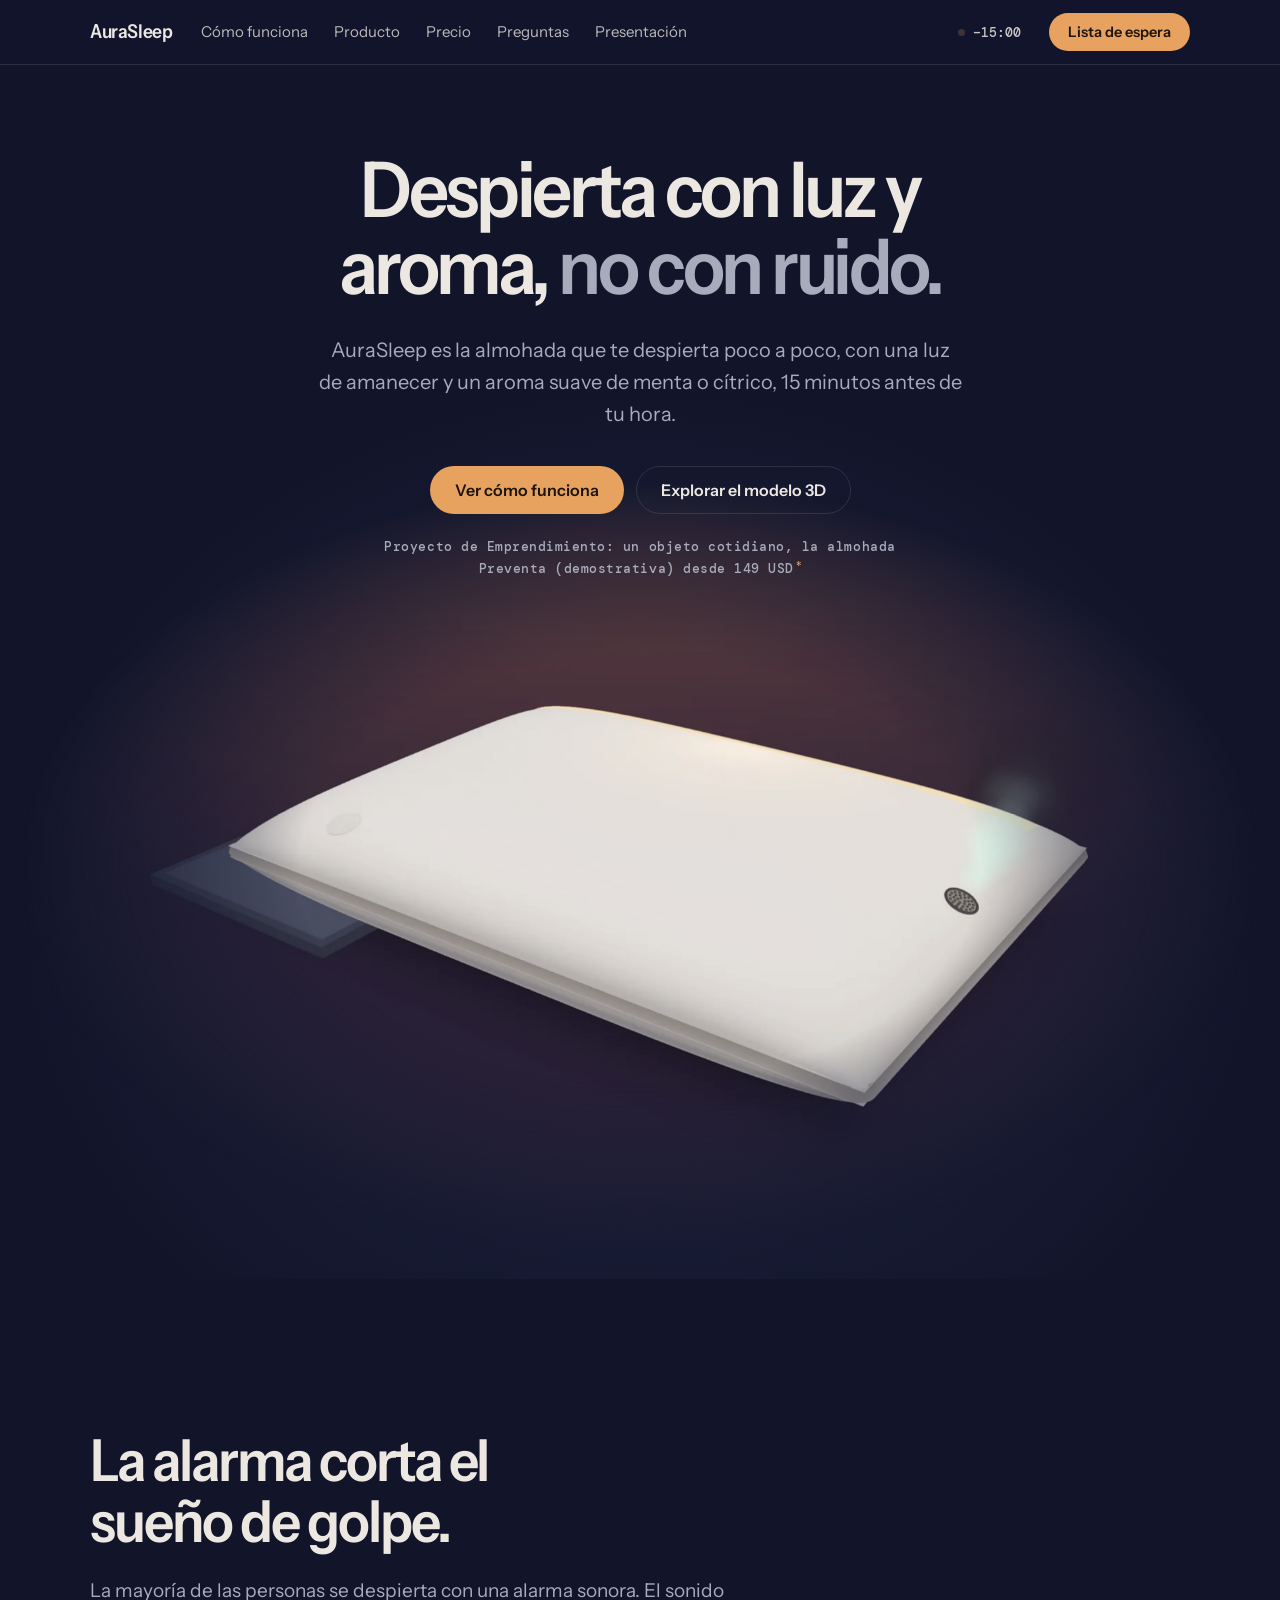
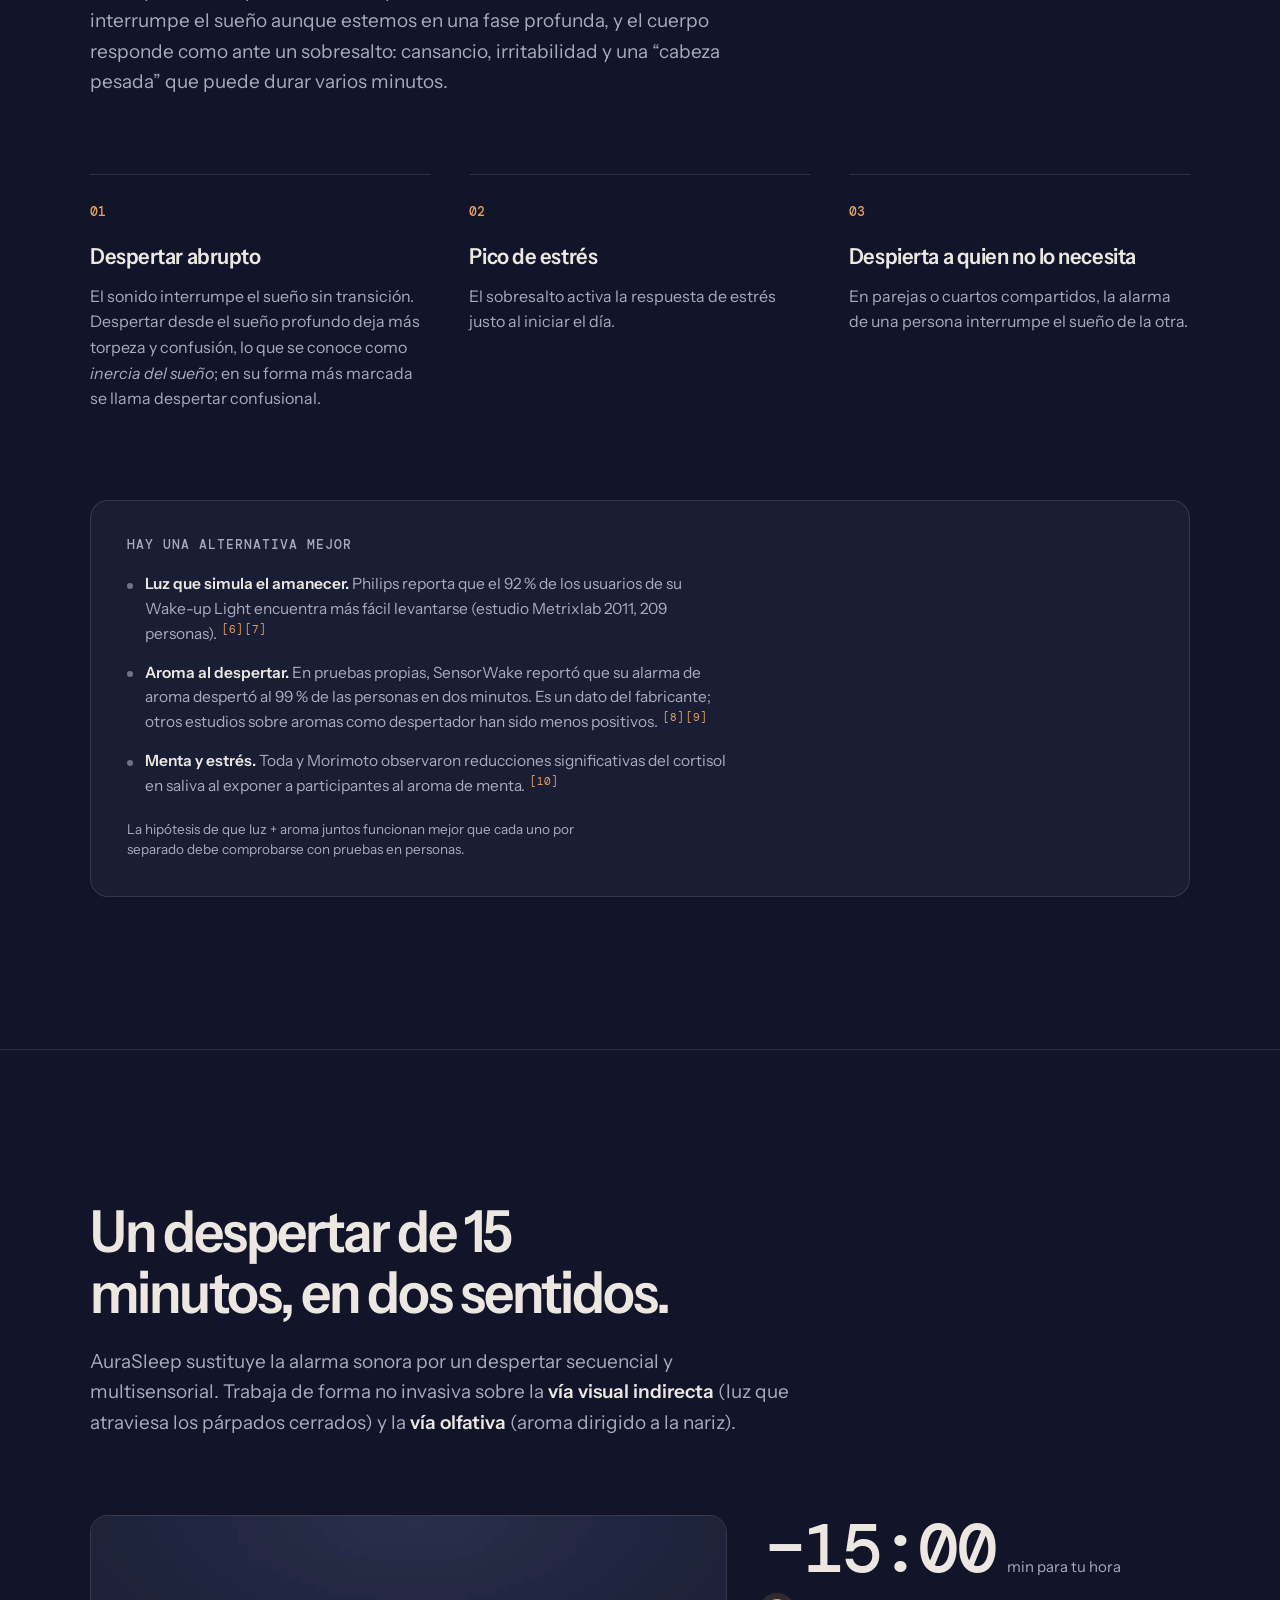
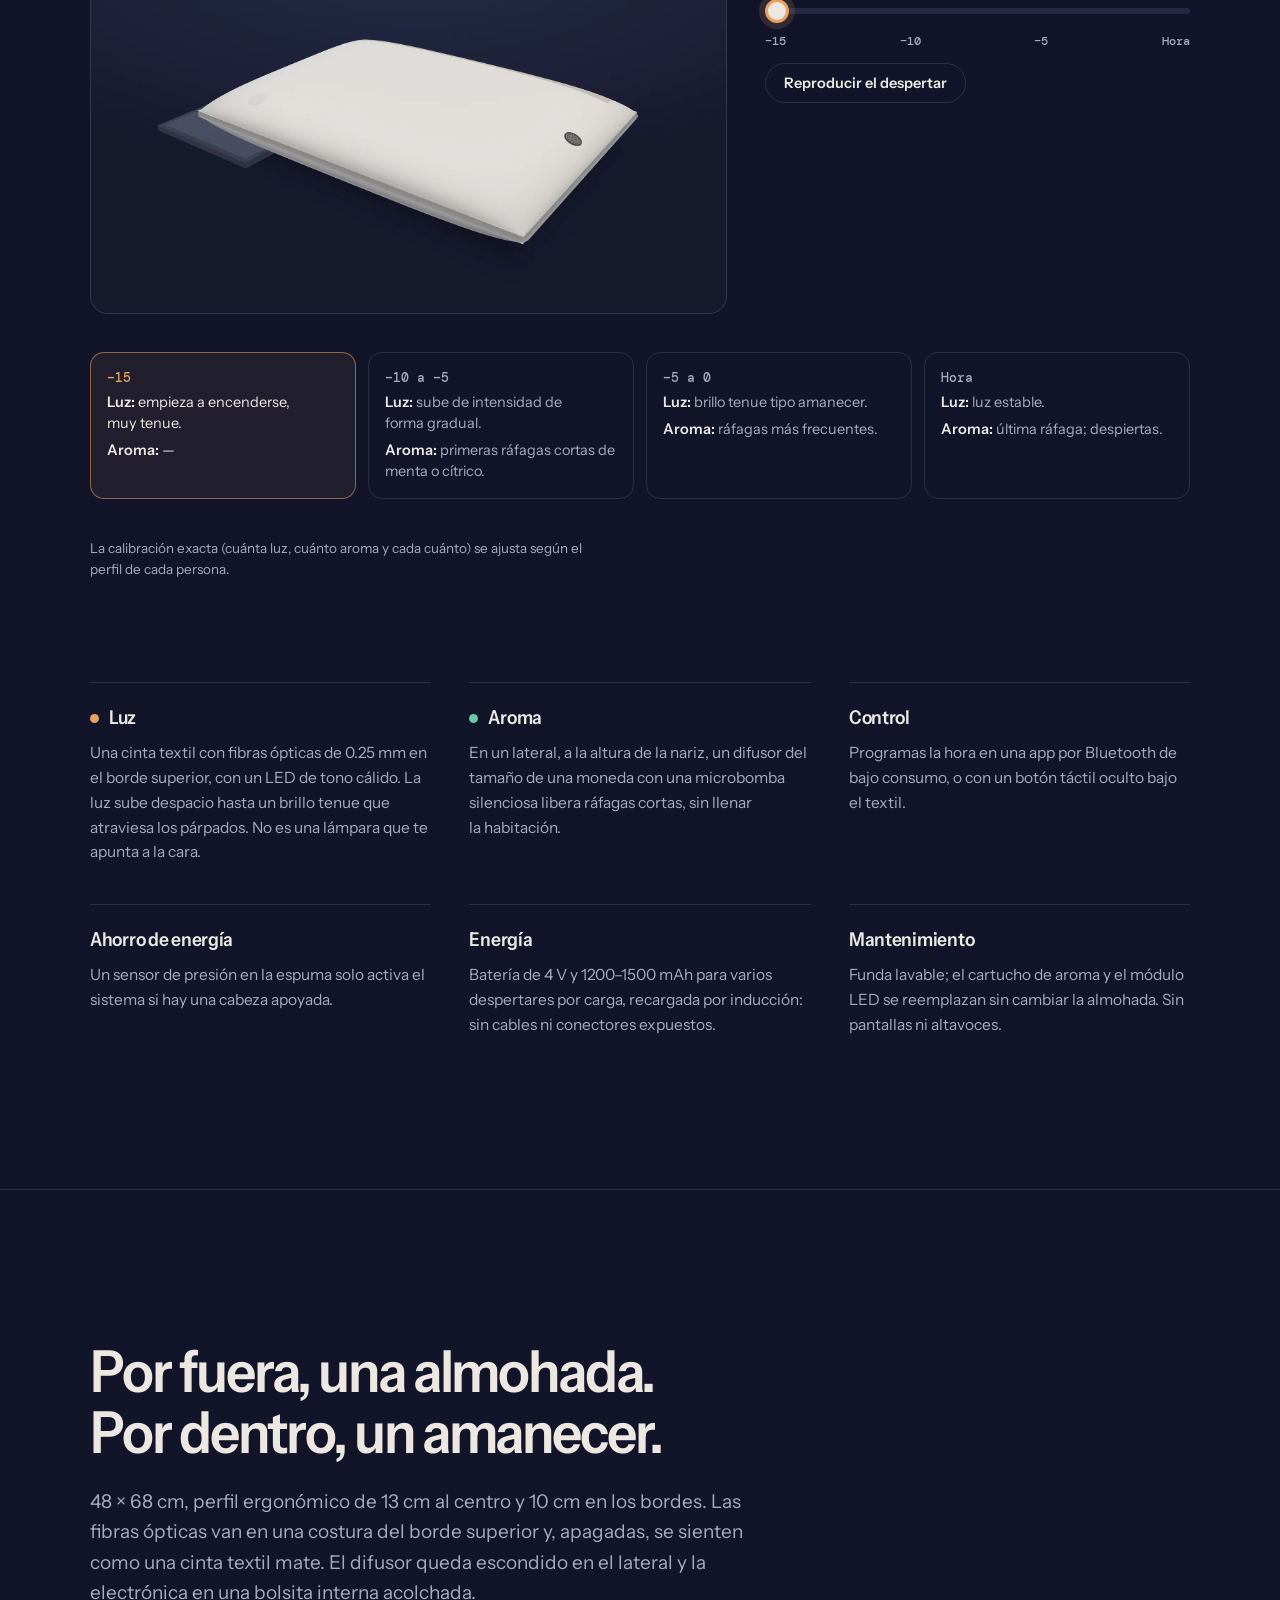
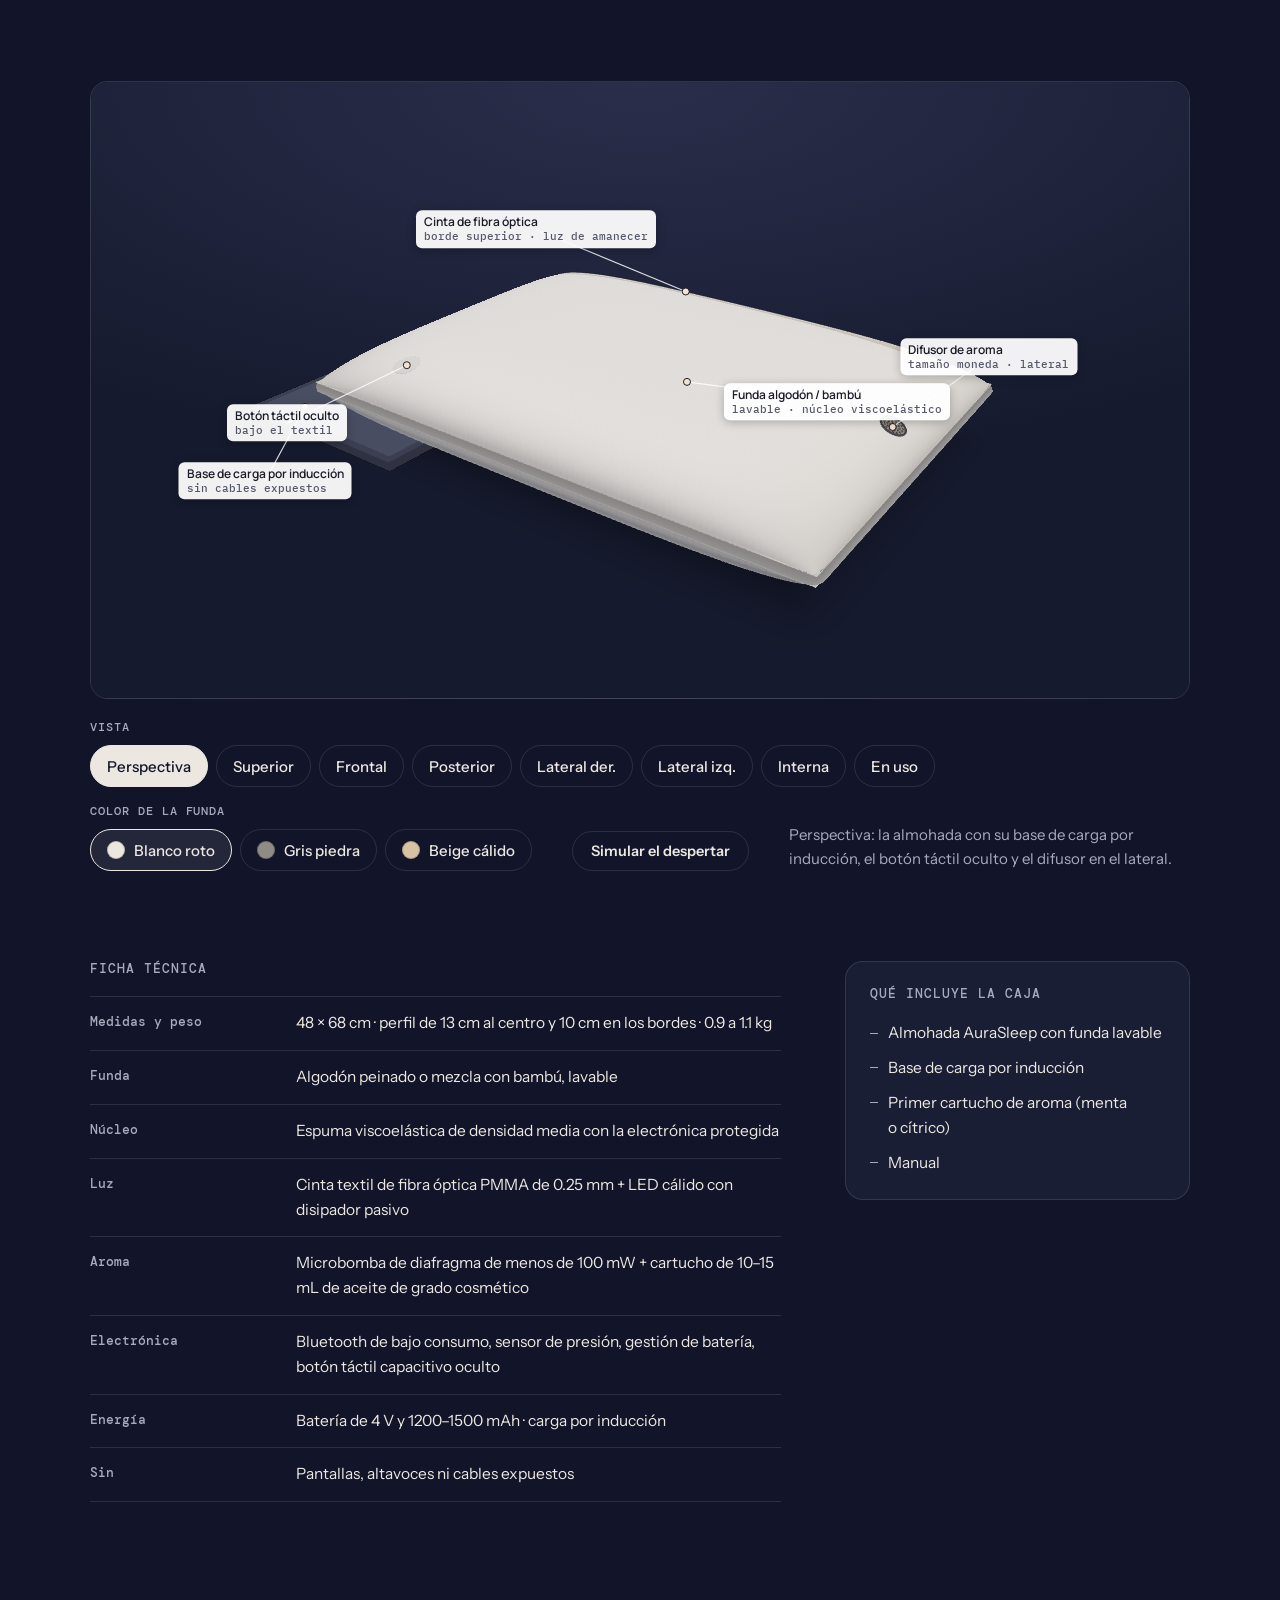
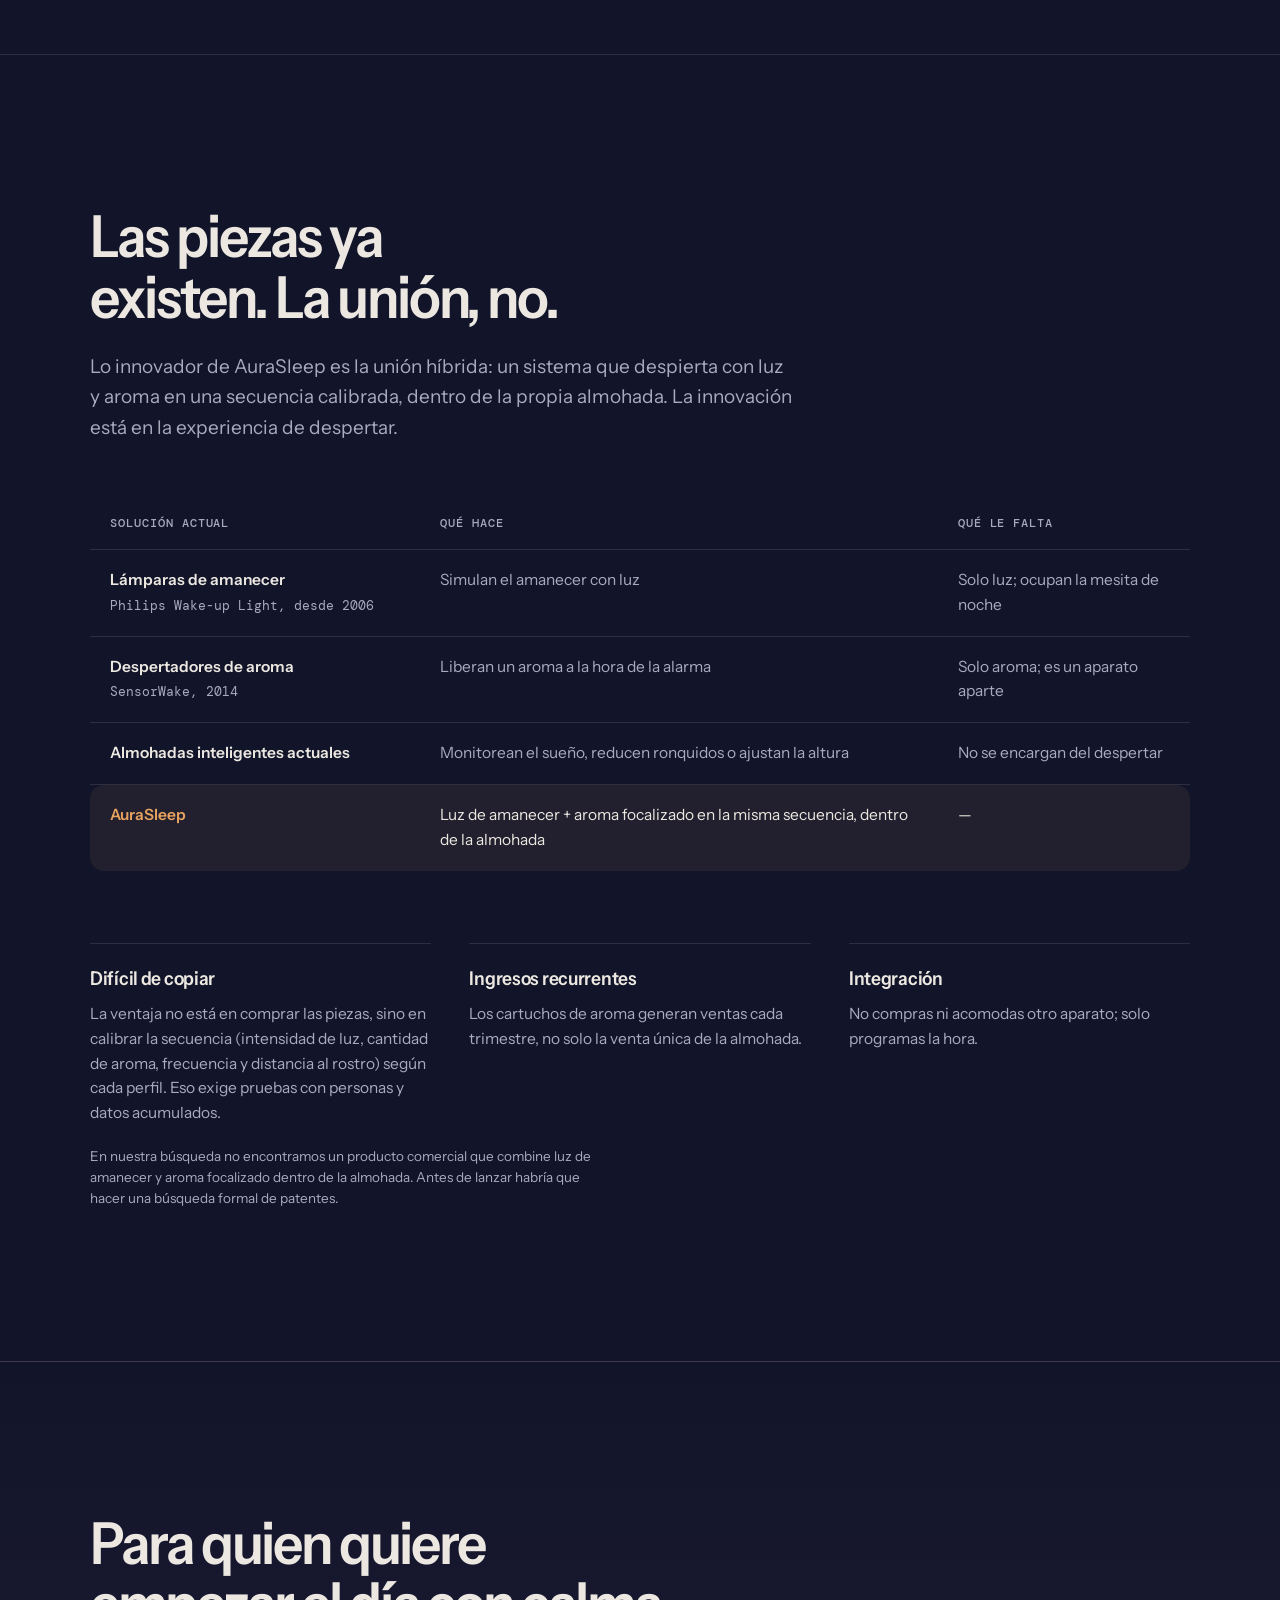
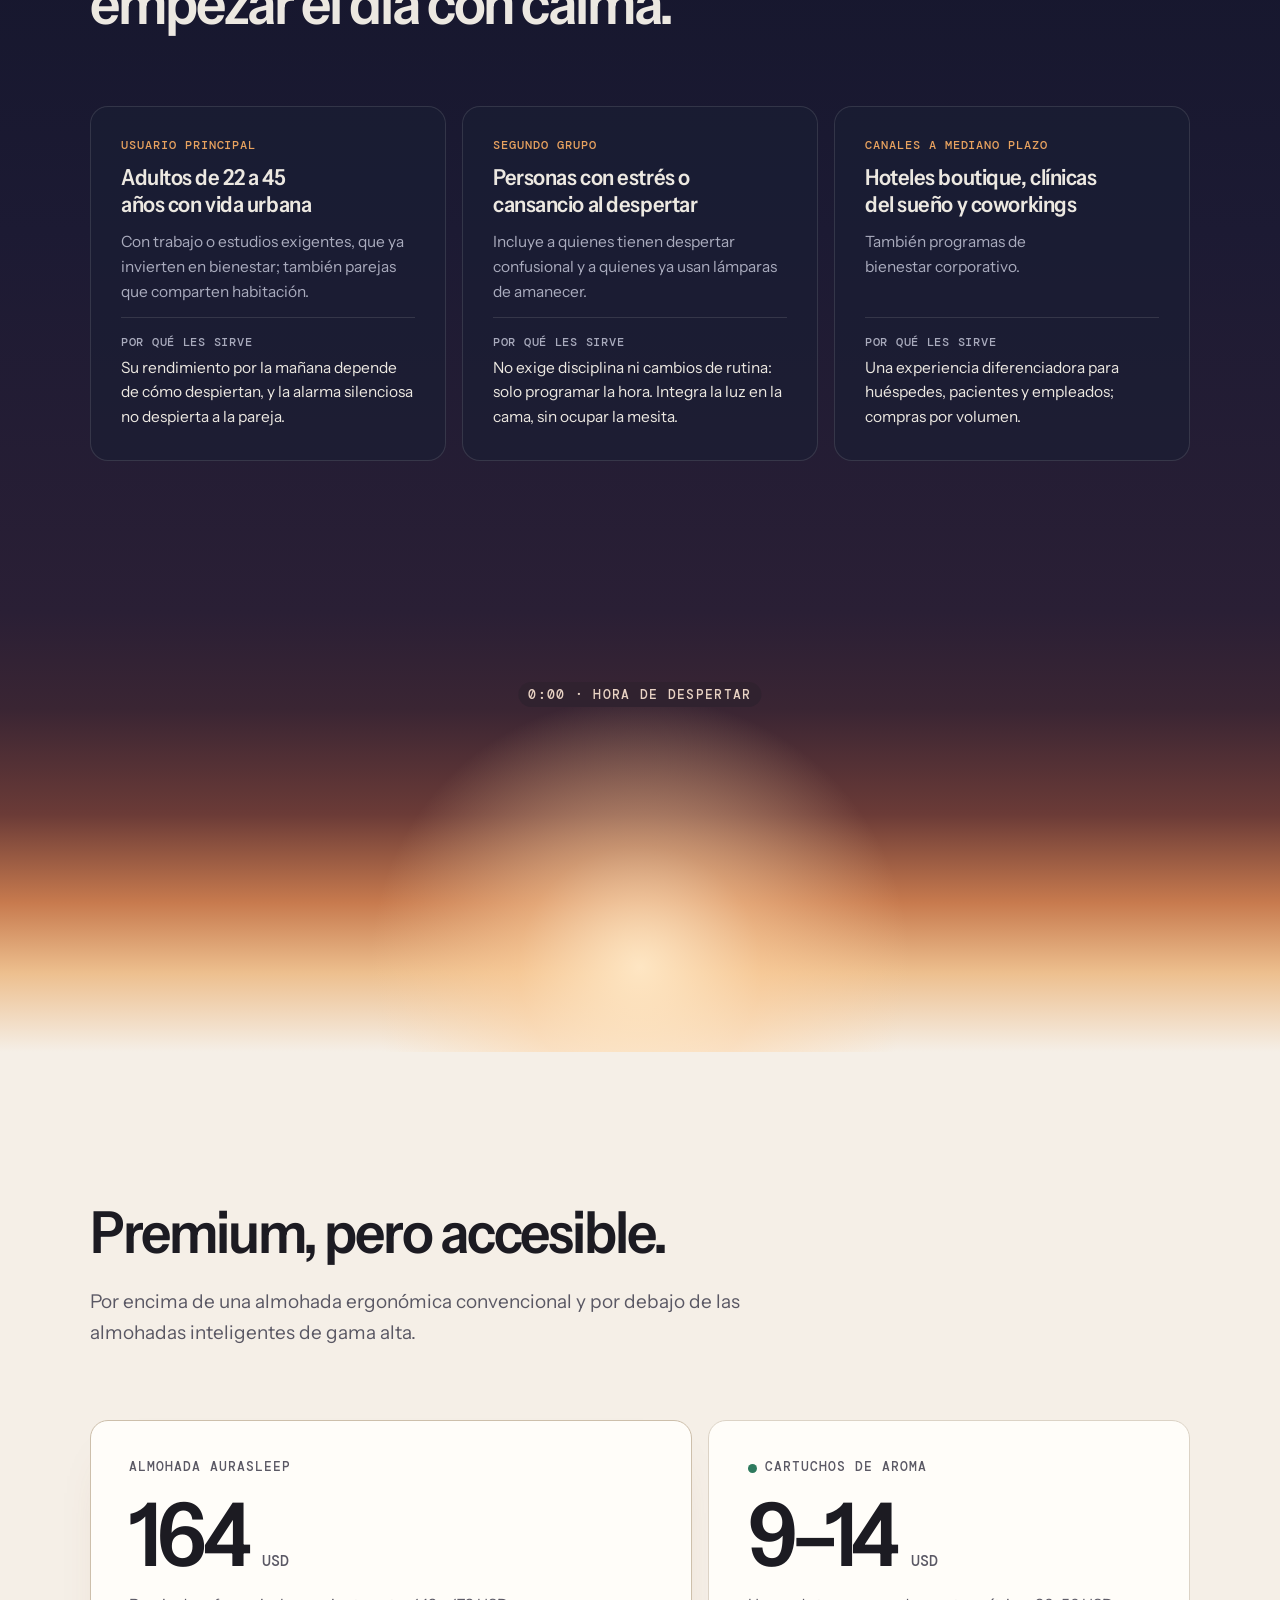
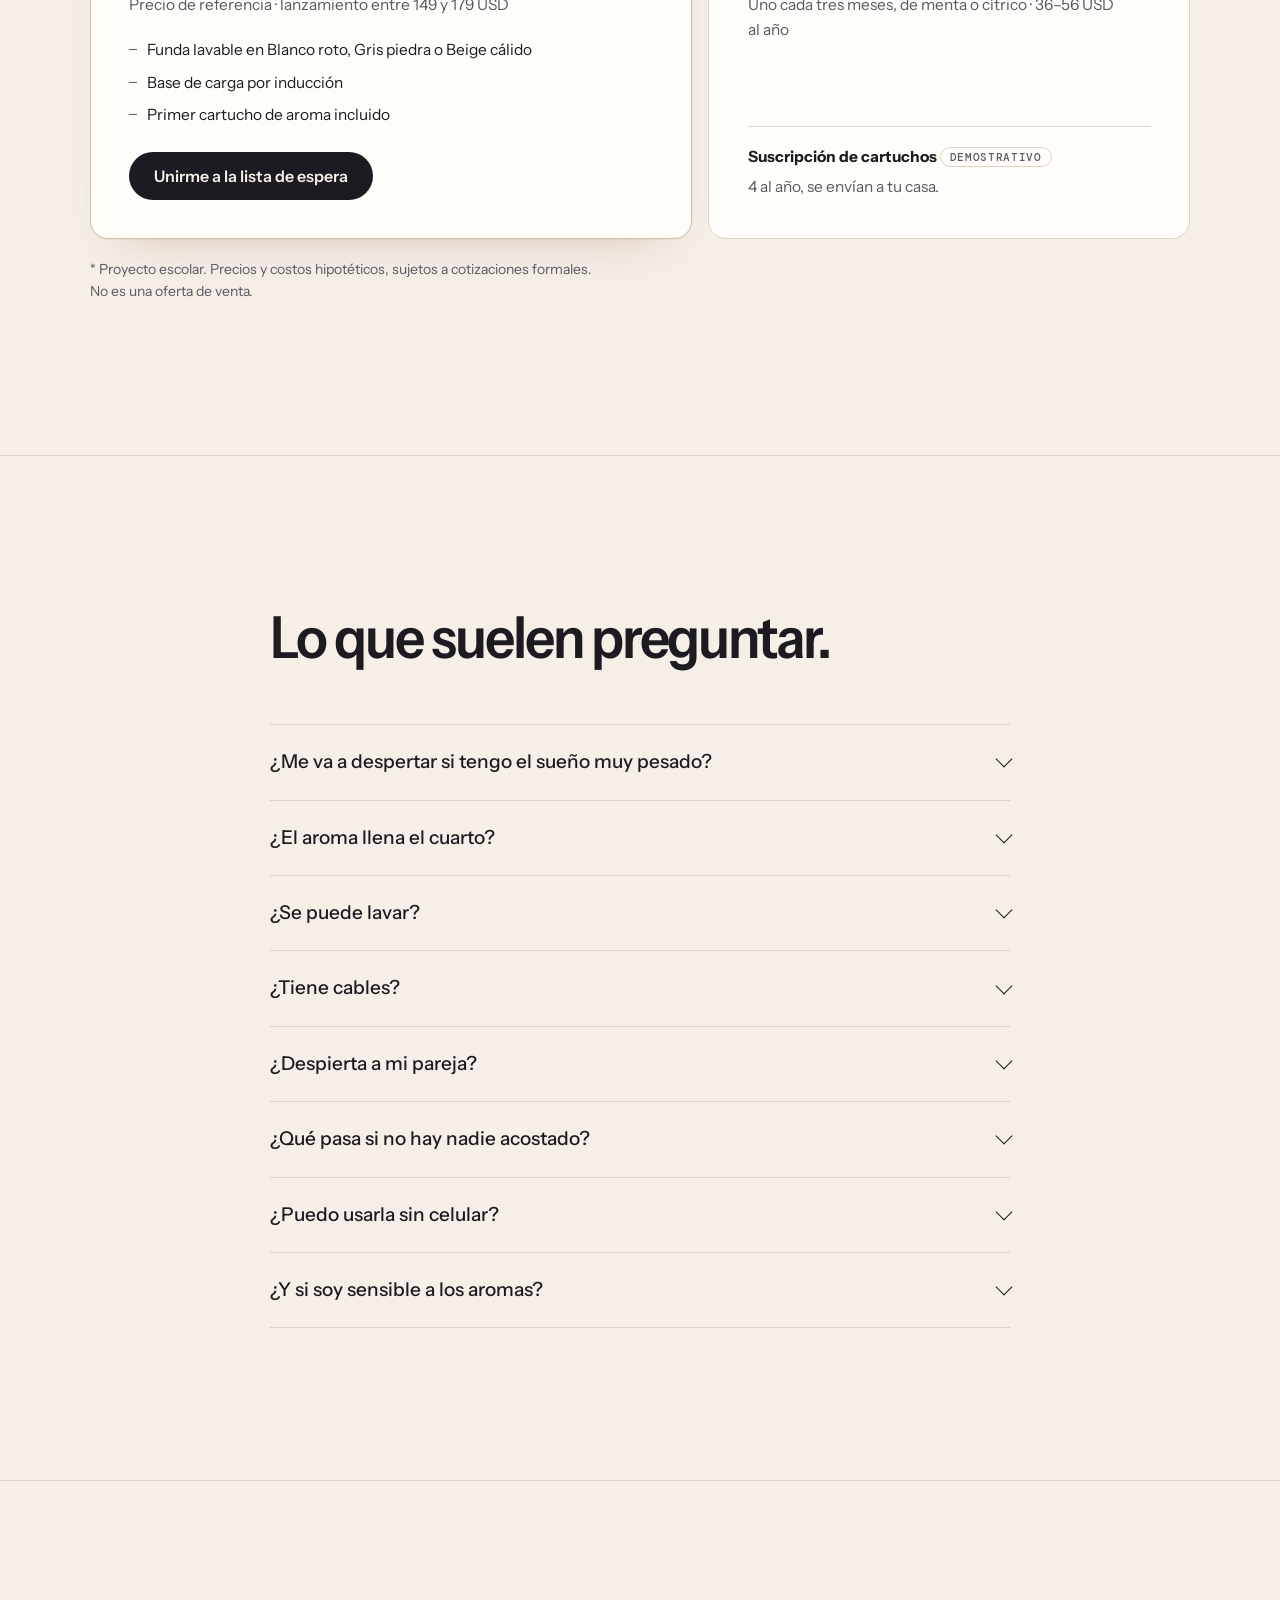
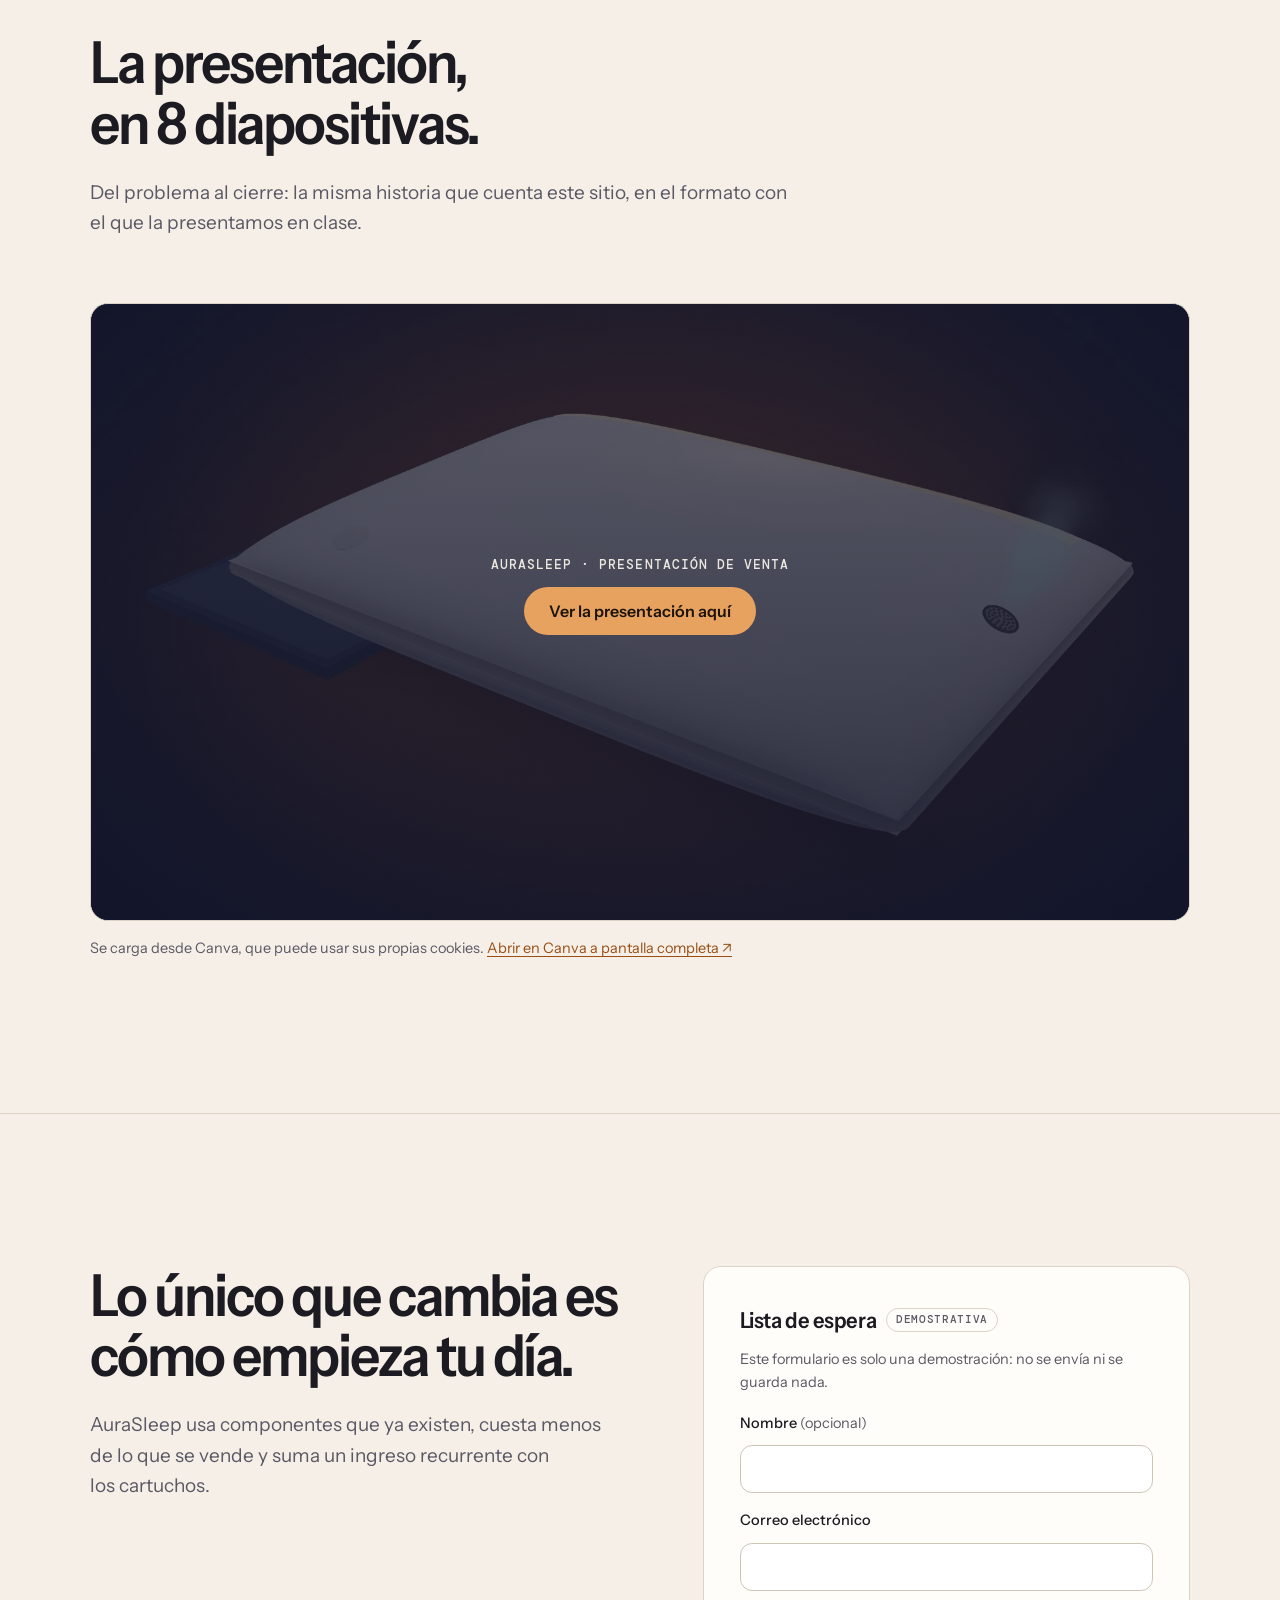
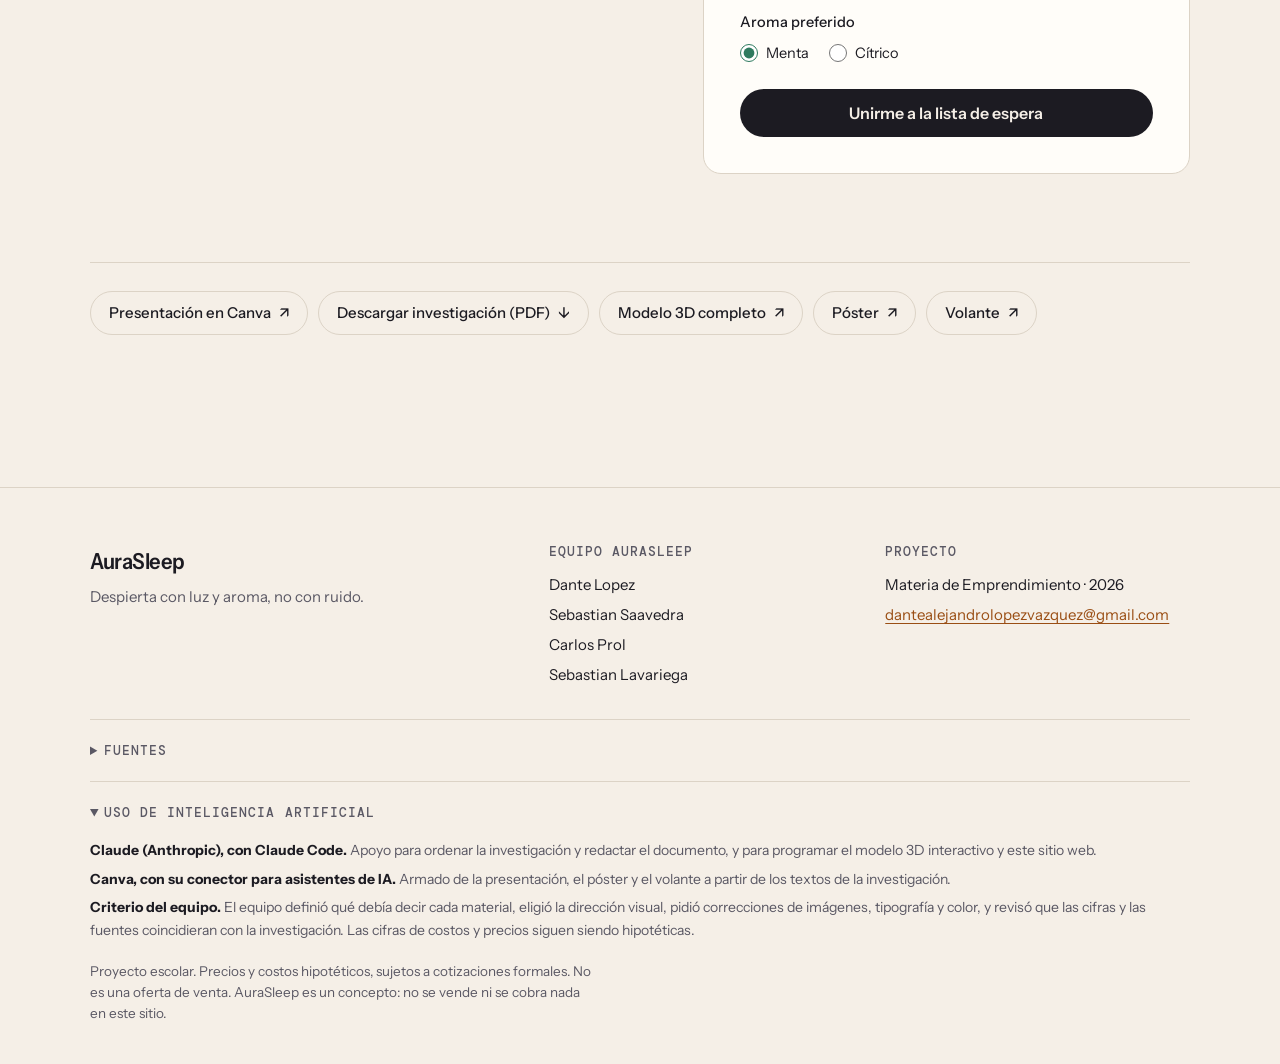
<file: index.html>
<!doctype html>
<html lang="es-MX">
<head>
<meta charset="utf-8">
<meta name="viewport" content="width=device-width, initial-scale=1, viewport-fit=cover">
<title>AuraSleep · Despierta con luz y aroma, no con ruido</title>
<meta name="description" content="AuraSleep es una almohada que te despierta poco a poco con una luz de amanecer y un aroma suave, 15 minutos antes de tu hora. Proyecto escolar de Emprendimiento.">
<meta name="theme-color" content="#12152A">
<link rel="preconnect" href="https://fonts.googleapis.com">
<link rel="preconnect" href="https://fonts.gstatic.com" crossorigin>
<link rel="stylesheet" href="https://fonts.googleapis.com/css2?family=Instrument+Sans:wdth,wght@75..100,400..700&family=DM+Mono:wght@400;500&display=swap">
<link rel="preload" as="image" href="public/img/hero_noche.webp">
<link rel="stylesheet" href="css/estilos.css?v=5">
</head>
<body>
<a class="saltar" href="#contenido">Saltar al contenido</a>

<header class="barra" id="barra">
  <div class="barra__in">
    <a class="marca" href="#inicio" aria-label="AuraSleep, inicio">AuraSleep</a>
    <nav aria-label="Secciones">
      <ul class="barra__nav">
        <li><a href="#como-funciona">Cómo funciona</a></li>
        <li><a href="#producto">Producto</a></li>
        <li><a href="#precio">Precio</a></li>
        <li><a href="#preguntas">Preguntas</a></li>
        <li><a href="#presentacion">Presentación</a></li>
      </ul>
    </nav>
    <span class="reloj" id="reloj" aria-hidden="true"><span class="reloj__punto"></span><span id="reloj-txt">−15:00</span></span>
    <a class="btn btn--chico" href="#lista">Lista de espera</a>
  </div>
</header>

<main id="contenido">

<!-- 1. HERO -->
<section class="hero noche" id="inicio" aria-labelledby="hero-titulo">
  <div class="envoltura hero__texto">
    <h1 id="hero-titulo">Despierta con luz y aroma, <span>no con ruido.</span></h1>
    <p class="hero__sub">AuraSleep es la almohada que te despierta poco a poco, con una luz de amanecer y un aroma suave de menta o cítrico, 15 minutos antes de tu hora.</p>
    <div class="hero__acciones">
      <a class="btn" href="#como-funciona">Ver cómo funciona</a>
      <a class="btn btn--linea" href="#producto">Explorar el modelo 3D</a>
    </div>
    <p class="dato">Proyecto de Emprendimiento: un objeto cotidiano, la almohada<br>Preventa (demostrativa) desde 149 USD<a href="#nota-precios" class="ref" aria-label="Ver nota sobre precios hipotéticos">*</a></p>
  </div>
  <figure class="hero__img">
    <img class="hero__capa" src="public/img/hero_noche.webp" width="1800" height="1127" alt="Almohada AuraSleep color Blanco roto sobre fondo nocturno, con su base de carga por inducción.">
    <img class="hero__capa hero__capa--luz" src="public/img/hero_amanecer.webp" width="1800" height="1127" alt="" aria-hidden="true">
  </figure>
</section>

<!-- 2. PROBLEMA -->
<section class="seccion noche" id="problema" aria-labelledby="problema-titulo">
  <div class="envoltura">
    <h2 id="problema-titulo">La alarma corta el sueño de golpe.</h2>
    <p class="intro">La mayoría de las personas se despierta con una alarma sonora. El sonido interrumpe el sueño aunque estemos en una fase profunda, y el cuerpo responde como ante un sobresalto: cansancio, irritabilidad y una “cabeza pesada” que puede durar varios minutos.</p>

    <ol class="efectos">
      <li>
        <span class="efectos__n">01</span>
        <h3>Despertar abrupto</h3>
        <p>El sonido interrumpe el sueño sin transición. Despertar desde el sueño profundo deja más torpeza y confusión, lo que se conoce como <em>inercia del sueño</em>; en su forma más marcada se llama despertar confusional.</p>
      </li>
      <li>
        <span class="efectos__n">02</span>
        <h3>Pico de estrés</h3>
        <p>El sobresalto activa la respuesta de estrés justo al iniciar el día.</p>
      </li>
      <li>
        <span class="efectos__n">03</span>
        <h3>Despierta a quien no lo necesita</h3>
        <p>En parejas o cuartos compartidos, la alarma de una persona interrumpe el sueño de la otra.</p>
      </li>
    </ol>

    <div class="evidencia">
      <h3 class="kicker">Hay una alternativa mejor</h3>
      <ul>
        <li><strong>Luz que simula el amanecer.</strong> Philips reporta que el 92&nbsp;% de los usuarios de su Wake-up Light encuentra más fácil levantarse (estudio Metrixlab 2011, 209 personas). <a class="ref" href="#fuente-6">[6]</a><a class="ref" href="#fuente-7">[7]</a></li>
        <li><strong>Aroma al despertar.</strong> En pruebas propias, SensorWake reportó que su alarma de aroma despertó al 99&nbsp;% de las personas en dos minutos. Es un dato del fabricante; otros estudios sobre aromas como despertador han sido menos positivos. <a class="ref" href="#fuente-8">[8]</a><a class="ref" href="#fuente-9">[9]</a></li>
        <li><strong>Menta y estrés.</strong> Toda y Morimoto observaron reducciones significativas del cortisol en saliva al exponer a participantes al aroma de menta. <a class="ref" href="#fuente-10">[10]</a></li>
      </ul>
      <p class="letra-chica">La hipótesis de que luz + aroma juntos funcionan mejor que cada uno por separado debe comprobarse con pruebas en personas.</p>
    </div>
  </div>
</section>

<!-- 3. CÓMO FUNCIONA -->
<section class="seccion noche" id="como-funciona" aria-labelledby="como-titulo">
  <div class="envoltura">
    <h2 id="como-titulo">Un despertar de 15 minutos, en dos sentidos.</h2>
    <p class="intro">AuraSleep sustituye la alarma sonora por un despertar secuencial y multisensorial. Trabaja de forma no invasiva sobre la <strong>vía visual indirecta</strong> (luz que atraviesa los párpados cerrados) y la <strong>vía olfativa</strong> (aroma dirigido a la nariz).</p>

    <div class="linea" id="linea">
      <div class="linea__escena" aria-hidden="true">
        <img src="public/img/hero_noche.webp" width="1800" height="1127" alt="" loading="lazy">
        <img class="linea__luz" id="linea-luz" src="public/img/hero_amanecer.webp" width="1800" height="1127" alt="" loading="lazy">
        <div class="aroma" id="aroma">
          <i></i><i></i><i></i><i></i><i></i>
        </div>
      </div>

      <div class="linea__control">
        <div class="linea__lectura">
          <output id="linea-min" class="linea__min" for="linea-rango">−15:00</output>
          <span class="linea__unidad" id="linea-unidad">min para tu hora</span>
        </div>
        <label class="sr" for="linea-rango">Minutos antes de tu hora de despertar</label>
        <input type="range" id="linea-rango" min="-15" max="0" step="0.25" value="-15">
        <div class="linea__marcas" aria-hidden="true"><span>−15</span><span>−10</span><span>−5</span><span>Hora</span></div>
        <button class="btn btn--linea btn--chico" type="button" id="linea-play" aria-pressed="false">Reproducir el despertar</button>
      </div>

      <ol class="secuencia" id="secuencia">
        <li data-desde="-15" data-hasta="-10"><span class="secuencia__t">−15</span><span><b>Luz:</b> empieza a encenderse, muy tenue.</span><span class="secuencia__aroma"><b>Aroma:</b> —</span></li>
        <li data-desde="-10" data-hasta="-5"><span class="secuencia__t">−10 a −5</span><span><b>Luz:</b> sube de intensidad de forma gradual.</span><span class="secuencia__aroma"><b>Aroma:</b> primeras ráfagas cortas de menta o cítrico.</span></li>
        <li data-desde="-5" data-hasta="-0.01"><span class="secuencia__t">−5 a 0</span><span><b>Luz:</b> brillo tenue tipo amanecer.</span><span class="secuencia__aroma"><b>Aroma:</b> ráfagas más frecuentes.</span></li>
        <li data-desde="-0.01" data-hasta="1"><span class="secuencia__t">Hora</span><span><b>Luz:</b> luz estable.</span><span class="secuencia__aroma"><b>Aroma:</b> última ráfaga; despiertas.</span></li>
      </ol>
      <p class="letra-chica">La calibración exacta (cuánta luz, cuánto aroma y cada cuánto) se ajusta según el perfil de cada persona.</p>
    </div>

    <ul class="piezas">
      <li><h3><span class="punto punto--ambar"></span>Luz</h3><p>Una cinta textil con fibras ópticas de 0.25&nbsp;mm en el borde superior, con un LED de tono cálido. La luz sube despacio hasta un brillo tenue que atraviesa los párpados. No es una lámpara que te apunta a la cara.</p></li>
      <li><h3><span class="punto punto--menta"></span>Aroma</h3><p>En un lateral, a la altura de la nariz, un difusor del tamaño de una moneda con una microbomba silenciosa libera ráfagas cortas, sin llenar la habitación.</p></li>
      <li><h3>Control</h3><p>Programas la hora en una app por Bluetooth de bajo consumo, o con un botón táctil oculto bajo el textil.</p></li>
      <li><h3>Ahorro de energía</h3><p>Un sensor de presión en la espuma solo activa el sistema si hay una cabeza apoyada.</p></li>
      <li><h3>Energía</h3><p>Batería de 4&nbsp;V y 1200–1500&nbsp;mAh para varios despertares por carga, recargada por inducción: sin cables ni conectores expuestos.</p></li>
      <li><h3>Mantenimiento</h3><p>Funda lavable; el cartucho de aroma y el módulo LED se reemplazan sin cambiar la almohada. Sin pantallas ni altavoces.</p></li>
    </ul>
  </div>
</section>

<!-- 4. PRODUCTO -->
<section class="seccion noche" id="producto" aria-labelledby="producto-titulo">
  <div class="envoltura">
    <h2 id="producto-titulo">Por fuera, una almohada. Por dentro, un amanecer.</h2>
    <p class="intro">48 × 68&nbsp;cm, perfil ergonómico de 13&nbsp;cm al centro y 10&nbsp;cm en los bordes. Las fibras ópticas van en una costura del borde superior y, apagadas, se sienten como una cinta textil mate. El difusor queda escondido en el lateral y la electrónica en una bolsita interna acolchada.</p>

    <div class="visor">
      <div class="visor__marco" id="visor-marco">
        <img class="visor__poster" id="visor-poster" src="public/img/hero_blanco.webp" width="1800" height="1127" alt="Vista en perspectiva de la almohada AuraSleep color Blanco roto." loading="lazy">
        <button class="visor__activar btn btn--chico" type="button" id="visor-activar">Cargar modelo 3D interactivo</button>
        <p class="visor__ayuda" id="visor-ayuda" hidden>Arrastra para girar · Ctrl + rueda para acercar</p>
      </div>

      <div class="visor__controles">
        <div class="grupo" role="group" aria-labelledby="vistas-et">
          <span class="grupo__et" id="vistas-et">Vista</span>
          <div class="pildoras">
            <button type="button" data-vista="perspectiva" aria-pressed="true">Perspectiva</button>
            <button type="button" data-vista="superior" aria-pressed="false">Superior</button>
            <button type="button" data-vista="frontal" aria-pressed="false">Frontal</button>
            <button type="button" data-vista="posterior" aria-pressed="false">Posterior</button>
            <button type="button" data-vista="lateral" aria-pressed="false">Lateral der.</button>
            <button type="button" data-vista="izquierda" aria-pressed="false">Lateral izq.</button>
            <button type="button" data-vista="interna" aria-pressed="false">Interna</button>
            <button type="button" data-vista="uso" aria-pressed="false">En uso</button>
          </div>
        </div>
        <div class="grupo" role="group" aria-labelledby="colores-et">
          <span class="grupo__et" id="colores-et">Color de la funda</span>
          <div class="muestras">
            <button type="button" data-color="blanco" aria-pressed="true"><i style="background:#EDE8DF"></i>Blanco roto</button>
            <button type="button" data-color="gris" aria-pressed="false"><i style="background:#8F8B85"></i>Gris piedra</button>
            <button type="button" data-color="beige" aria-pressed="false"><i style="background:#D8C2A3"></i>Beige cálido</button>
          </div>
        </div>
        <button class="btn btn--linea btn--chico" type="button" id="visor-simular">Simular el despertar</button>
        <p class="visor__pie" id="visor-pie" aria-live="polite">Perspectiva: la almohada con su base de carga por inducción, el botón táctil oculto y el difusor en el lateral.</p>
      </div>
    </div>

    <div class="ficha">
      <div>
        <h3 class="kicker">Ficha técnica</h3>
        <dl class="ficha__lista">
          <div><dt>Medidas y peso</dt><dd>48 × 68 cm · perfil de 13 cm al centro y 10 cm en los bordes · 0.9 a 1.1 kg</dd></div>
          <div><dt>Funda</dt><dd>Algodón peinado o mezcla con bambú, lavable</dd></div>
          <div><dt>Núcleo</dt><dd>Espuma viscoelástica de densidad media con la electrónica protegida</dd></div>
          <div><dt>Luz</dt><dd>Cinta textil de fibra óptica PMMA de 0.25 mm + LED cálido con disipador pasivo</dd></div>
          <div><dt>Aroma</dt><dd>Microbomba de diafragma de menos de 100 mW + cartucho de 10–15 mL de aceite de grado cosmético</dd></div>
          <div><dt>Electrónica</dt><dd>Bluetooth de bajo consumo, sensor de presión, gestión de batería, botón táctil capacitivo oculto</dd></div>
          <div><dt>Energía</dt><dd>Batería de 4 V y 1200–1500 mAh · carga por inducción</dd></div>
          <div><dt>Sin</dt><dd>Pantallas, altavoces ni cables expuestos</dd></div>
        </dl>
      </div>
      <div class="caja">
        <h3 class="kicker">Qué incluye la caja</h3>
        <ul>
          <li>Almohada AuraSleep con funda lavable</li>
          <li>Base de carga por inducción</li>
          <li>Primer cartucho de aroma (menta o cítrico)</li>
          <li>Manual</li>
        </ul>
      </div>
    </div>
  </div>
</section>

<!-- 5. VENTAJA -->
<section class="seccion noche" id="ventaja" aria-labelledby="ventaja-titulo">
  <div class="envoltura">
    <h2 id="ventaja-titulo">Las piezas ya existen. La unión, no.</h2>
    <p class="intro">Lo innovador de AuraSleep es la unión híbrida: un sistema que despierta con luz y aroma en una secuencia calibrada, dentro de la propia almohada. La innovación está en la experiencia de despertar.</p>

    <div class="tabla-envoltura">
      <table class="comparativa">
        <caption class="sr">Comparación de AuraSleep con soluciones actuales</caption>
        <thead>
          <tr><th scope="col">Solución actual</th><th scope="col">Qué hace</th><th scope="col">Qué le falta</th></tr>
        </thead>
        <tbody>
          <tr><th scope="row">Lámparas de amanecer <small>Philips Wake-up Light, desde 2006</small></th><td data-et="Qué hace">Simulan el amanecer con luz</td><td data-et="Qué le falta">Solo luz; ocupan la mesita de noche</td></tr>
          <tr><th scope="row">Despertadores de aroma <small>SensorWake, 2014</small></th><td data-et="Qué hace">Liberan un aroma a la hora de la alarma</td><td data-et="Qué le falta">Solo aroma; es un aparato aparte</td></tr>
          <tr><th scope="row">Almohadas inteligentes actuales</th><td data-et="Qué hace">Monitorean el sueño, reducen ronquidos o ajustan la altura</td><td data-et="Qué le falta">No se encargan del despertar</td></tr>
          <tr class="comparativa__aura"><th scope="row">AuraSleep</th><td data-et="Qué hace">Luz de amanecer + aroma focalizado en la misma secuencia, dentro de la almohada</td><td data-et="Qué le falta">—</td></tr>
        </tbody>
      </table>
    </div>

    <ul class="argumentos">
      <li><h3>Difícil de copiar</h3><p>La ventaja no está en comprar las piezas, sino en calibrar la secuencia (intensidad de luz, cantidad de aroma, frecuencia y distancia al rostro) según cada perfil. Eso exige pruebas con personas y datos acumulados.</p></li>
      <li><h3>Ingresos recurrentes</h3><p>Los cartuchos de aroma generan ventas cada trimestre, no solo la venta única de la almohada.</p></li>
      <li><h3>Integración</h3><p>No compras ni acomodas otro aparato; solo programas la hora.</p></li>
    </ul>
    <p class="letra-chica">En nuestra búsqueda no encontramos un producto comercial que combine luz de amanecer y aroma focalizado dentro de la almohada. Antes de lanzar habría que hacer una búsqueda formal de patentes.</p>
  </div>
</section>

<!-- 6. PARA QUIÉN -->
<section class="seccion noche noche--alba" id="para-quien" aria-labelledby="quien-titulo">
  <div class="envoltura">
    <h2 id="quien-titulo">Para quien quiere empezar el día con calma.</h2>
    <ul class="tarjetas">
      <li class="tarjeta">
        <p class="tarjeta__capa">Usuario principal</p>
        <h3>Adultos de 22 a 45 años con vida urbana</h3>
        <p>Con trabajo o estudios exigentes, que ya invierten en bienestar; también parejas que comparten habitación.</p>
        <p class="tarjeta__por"><span>Por qué les sirve</span>Su rendimiento por la mañana depende de cómo despiertan, y la alarma silenciosa no despierta a la pareja.</p>
      </li>
      <li class="tarjeta">
        <p class="tarjeta__capa">Segundo grupo</p>
        <h3>Personas con estrés o cansancio al despertar</h3>
        <p>Incluye a quienes tienen despertar confusional y a quienes ya usan lámparas de amanecer.</p>
        <p class="tarjeta__por"><span>Por qué les sirve</span>No exige disciplina ni cambios de rutina: solo programar la hora. Integra la luz en la cama, sin ocupar la mesita.</p>
      </li>
      <li class="tarjeta">
        <p class="tarjeta__capa">Canales a mediano plazo</p>
        <h3>Hoteles boutique, clínicas del sueño y coworkings</h3>
        <p>También programas de bienestar corporativo.</p>
        <p class="tarjeta__por"><span>Por qué les sirve</span>Una experiencia diferenciadora para huéspedes, pacientes y empleados; compras por volumen.</p>
      </li>
    </ul>
  </div>
</section>

<!-- Horizonte: aquí amanece -->
<div class="horizonte" aria-hidden="true">
  <span class="horizonte__sol"></span>
  <span class="horizonte__et">0:00 · Hora de despertar</span>
</div>

<!-- 7. PRECIO -->
<section class="seccion dia" id="precio" aria-labelledby="precio-titulo">
  <div class="envoltura">
    <h2 id="precio-titulo">Premium, pero accesible.</h2>
    <p class="intro">Por encima de una almohada ergonómica convencional y por debajo de las almohadas inteligentes de gama alta.</p>

    <div class="precios">
      <article class="precio precio--principal">
        <h3 class="kicker">Almohada AuraSleep</h3>
        <p class="precio__cifra"><span>164</span> USD</p>
        <p class="precio__det">Precio de referencia · lanzamiento entre 149 y 179 USD</p>
        <ul>
          <li>Funda lavable en Blanco roto, Gris piedra o Beige cálido</li>
          <li>Base de carga por inducción</li>
          <li>Primer cartucho de aroma incluido</li>
        </ul>
        <a class="btn" href="#lista">Unirme a la lista de espera</a>
      </article>
      <article class="precio">
        <h3 class="kicker"><span class="punto punto--menta"></span>Cartuchos de aroma</h3>
        <p class="precio__cifra"><span>9–14</span> USD</p>
        <p class="precio__det">Uno cada tres meses, de menta o cítrico · 36–56 USD al año</p>
        <div class="suscripcion">
          <p><strong>Suscripción de cartuchos</strong> <span class="etiqueta">Demostrativo</span></p>
          <p>4 al año, se envían a tu casa.</p>
        </div>
      </article>
    </div>
    <p class="letra-chica nota-legal" id="nota-precios">* Proyecto escolar. Precios y costos hipotéticos, sujetos a cotizaciones formales. No es una oferta de venta.</p>
  </div>
</section>

<!-- 8. PREGUNTAS -->
<section class="seccion dia" id="preguntas" aria-labelledby="preguntas-titulo">
  <div class="envoltura envoltura--angosta">
    <h2 id="preguntas-titulo">Lo que suelen preguntar.</h2>
    <div class="acordeon">
      <details><summary>¿Me va a despertar si tengo el sueño muy pesado?</summary><p>Está pensada para un despertar gradual; la calibración de luz y aroma se ajusta a cada persona. Como es un concepto, esto debe probarse con usuarios.</p></details>
      <details><summary>¿El aroma llena el cuarto?</summary><p>No. Son ráfagas cortas dirigidas a la nariz, desde un difusor del tamaño de una moneda.</p></details>
      <details><summary>¿Se puede lavar?</summary><p>La funda exterior sí. La electrónica va en una bolsita interna protegida.</p></details>
      <details><summary>¿Tiene cables?</summary><p>No. Se carga por inducción en su base.</p></details>
      <details><summary>¿Despierta a mi pareja?</summary><p>No hace ruido, y la luz y el aroma se dirigen a quien está apoyado en la almohada.</p></details>
      <details><summary>¿Qué pasa si no hay nadie acostado?</summary><p>El sensor de presión no activa el sistema, así ahorra batería.</p></details>
      <details><summary>¿Puedo usarla sin celular?</summary><p>Sí, con el botón táctil oculto bajo el textil.</p></details>
      <details><summary>¿Y si soy sensible a los aromas?</summary><p>Es un riesgo que el equipo identificó: los aromas cerca del rostro requieren pruebas de seguridad y alergias antes de lanzar.</p></details>
    </div>
  </div>
</section>

<!-- PRESENTACIÓN (Canva, se carga solo al pedirla) -->
<section class="seccion dia" id="presentacion" aria-labelledby="presentacion-titulo">
  <div class="envoltura">
    <h2 id="presentacion-titulo">La presentación, en 8 diapositivas.</h2>
    <p class="intro">Del problema al cierre: la misma historia que cuenta este sitio, en el formato con el que la presentamos en clase.</p>
    <div class="canva" id="canva" data-src="https://www.canva.com/design/DAHZhJLSbZk/PKP8oiFlfbjpvsR61WyPbQ/view?embed">
      <img class="canva__poster" src="public/img/fondo_amanecer.webp" width="1700" height="2200" alt="" loading="lazy">
      <div class="canva__frente" id="canva-frente">
        <p class="canva__titulo">AuraSleep · Presentación de venta</p>
        <button class="btn" type="button" id="canva-cargar"><span class="canva__punto" aria-hidden="true"></span><span id="canva-btn-txt">Ver la presentación aquí</span></button>
        <p class="canva__estado" id="canva-estado" role="status"></p>
      </div>
    </div>
    <p class="canva__abrir"><span class="canva__aviso">Se carga desde Canva, que puede usar sus propias cookies.</span> <a href="https://www.canva.com/design/DAHZhJLSbZk/PKP8oiFlfbjpvsR61WyPbQ/view" target="_blank" rel="noopener">Abrir en Canva a pantalla completa <span aria-hidden="true">↗</span><span class="sr"> (se abre en otra pestaña)</span></a></p>
  </div>
</section>

<!-- 9. CIERRE -->
<section class="seccion dia cierre" id="lista" aria-labelledby="cierre-titulo">
  <div class="envoltura">
    <div class="cierre__grid">
      <div>
        <h2 id="cierre-titulo">Lo único que cambia es cómo empieza tu día.</h2>
        <p class="intro">AuraSleep usa componentes que ya existen, cuesta menos de lo que se vende y suma un ingreso recurrente con los cartuchos.</p>
      </div>

      <form class="lista" id="form-lista" novalidate>
        <h3>Lista de espera <span class="etiqueta">Demostrativa</span></h3>
        <p class="lista__aviso">Este formulario es solo una demostración: no se envía ni se guarda nada.</p>
        <label for="f-nombre">Nombre <span class="opcional">(opcional)</span></label>
        <input id="f-nombre" name="nombre" type="text" autocomplete="name">
        <label for="f-correo">Correo electrónico</label>
        <input id="f-correo" name="correo" type="email" autocomplete="email" required aria-describedby="f-correo-error">
        <p class="lista__error" id="f-correo-error" hidden>Escribe un correo válido, por ejemplo nombre@dominio.com.</p>
        <fieldset>
          <legend>Aroma preferido</legend>
          <label class="opcion"><input type="radio" name="aroma" value="menta" checked> Menta</label>
          <label class="opcion"><input type="radio" name="aroma" value="citrico"> Cítrico</label>
        </fieldset>
        <button class="btn" type="submit">Unirme a la lista de espera</button>
        <p class="lista__ok" id="form-ok" role="status" hidden></p>
      </form>
    </div>

    <ul class="enlaces">
      <li><a href="https://www.canva.com/d/j9qwZuL53XPk6Mr" target="_blank" rel="noopener">Presentación en Canva <span aria-hidden="true">↗</span><span class="sr"> (se abre en otra pestaña)</span></a></li>
      <li><a href="docs/AuraSleep_Investigacion.pdf" download>Descargar investigación (PDF) <span aria-hidden="true">↓</span></a></li>
      <li><a href="modelo-3d/aurasleep-3d.html" target="_blank" rel="noopener">Modelo 3D completo <span aria-hidden="true">↗</span><span class="sr"> (se abre en otra pestaña)</span></a></li>
      <li><a href="https://canva.link/e5r4d9yl2ud53j2" target="_blank" rel="noopener">Póster <span aria-hidden="true">↗</span><span class="sr"> (se abre en otra pestaña)</span></a></li>
      <li><a href="https://canva.link/q6x62qflv76w5io" target="_blank" rel="noopener">Volante <span aria-hidden="true">↗</span><span class="sr"> (se abre en otra pestaña)</span></a></li>
    </ul>
  </div>
</section>

</main>

<footer class="pie dia">
  <div class="envoltura pie__grid">
    <div>
      <p class="marca">AuraSleep</p>
      <p class="pie__eslogan">Despierta con luz y aroma, no con ruido.</p>
    </div>
    <div>
      <h2 class="kicker">Equipo AuraSleep</h2>
      <ul class="pie__equipo">
        <li>Dante Lopez</li>
        <li>Sebastian Saavedra</li>
        <li>Carlos Prol</li>
        <li>Sebastian Lavariega</li>
      </ul>
    </div>
    <div>
      <h2 class="kicker">Proyecto</h2>
      <ul class="pie__equipo">
        <li>Materia de Emprendimiento · 2026</li>
        <li><a class="pie__correo" href="mailto:dantealejandrolopezvazquez@gmail.com">dantealejandrolopezvazquez@gmail.com</a></li>
      </ul>
    </div>
  </div>
  <div class="envoltura">
    <details class="fuentes">
      <summary>Fuentes</summary>
      <ol>
        <li>Hispanopedia. “Almohada”. <a href="https://es.hispanopedia.com/wiki/Almohada" rel="noopener">es.hispanopedia.com</a></li>
        <li>EcuRed. “Almohada”. <a href="https://www.ecured.cu/Almohada" rel="noopener">ecured.cu</a></li>
        <li>NASA Tech Briefs. “Forty-Year-Old Foam Springs Back With New Benefits”. <a href="https://www.techbriefs.com/component/content/article/1560-forty-year-old-foam-springs-back-with-new-benefits" rel="noopener">techbriefs.com</a></li>
        <li>Furniture Today (2015). “Hall of Fame adds memory foam pioneer Yost”. <a href="https://www.furnituretoday.com/business-news/hall-fame-adds-memory-foam-pioneer-yost" rel="noopener">furnituretoday.com</a></li>
        <li>ISPF. Historia de la espuma viscoelástica. <a href="https://ispf.co.in/?p=6063" rel="noopener">ispf.co.in</a></li>
        <li id="fuente-6">New Atlas (2008). “Wake up to the (artificial) sun”. <a href="https://web.archive.org/web/20251117123743/https://newatlas.com/philips-wake-up-light-2nd-gen/9892/" rel="noopener">newatlas.com (copia en Internet Archive)</a></li>
        <li id="fuente-7">Philips. Ficha técnica Wake-up Light HF3521. <a href="https://www.documents.philips.com/assets/20211005/2b1411a818bf4508a820adb800e4816b.pdf" rel="noopener">documents.philips.com</a></li>
        <li id="fuente-8">CNBC (2015). “Teen entrepreneur kickstarts first aromatic alarm clock”. <a href="https://www.cnbc.com/2015/05/27/teen-entrepreneur-kickstarts-first-aromatic-alarm-clock.html" rel="noopener">cnbc.com</a></li>
        <li id="fuente-9">ScienceAlert. SensorWake. <a href="https://www.sciencealert.com/?p=29564" rel="noopener">sciencealert.com</a></li>
        <li id="fuente-10">Gavin Publishers. Aroma de menta y bienestar (Toda y Morimoto). <a href="https://www.gavinpublishers.com/article/view/a-scent-sational-approach-to-patient-and-staff--well-being" rel="noopener">gavinpublishers.com</a></li>
        <li>Technavio (2025). Smart Pillows Market Analysis 2025–2029. <a href="https://www.technavio.com/report/smart-pillows-market-analysis" rel="noopener">technavio.com</a></li>
        <li>Research and Markets. Smart Pillows – Global Strategic Business Report. <a href="https://www.researchandmarkets.com/reports/6009518/smart-pillows-global-strategic-business-report" rel="noopener">researchandmarkets.com</a></li>
        <li>Intel Market Research. Smart Sleep Tracking Pillow Market. <a href="https://www.intelmarketresearch.com/smart-sleep-tracking-pillow-market-59948" rel="noopener">intelmarketresearch.com</a></li>
        <li>Market Intelo. Smart Pillow Market Research Report 2034. <a href="https://marketintelo.com/report/smart-pillow-market" rel="noopener">marketintelo.com</a></li>
      </ol>
    </details>
<details class="fuentes fuentes--ia" open>
      <summary>Uso de inteligencia artificial</summary>
      <ol>
        <li><strong>Claude (Anthropic), con Claude Code.</strong> Apoyo para ordenar la investigación y redactar el documento, y para programar el modelo 3D interactivo y este sitio web.</li>
        <li><strong>Canva, con su conector para asistentes de IA.</strong> Armado de la presentación, el póster y el volante a partir de los textos de la investigación.</li>
        <li><strong>Criterio del equipo.</strong> El equipo definió qué debía decir cada material, eligió la dirección visual, pidió correcciones de imágenes, tipografía y color, y revisó que las cifras y las fuentes coincidieran con la investigación. Las cifras de costos y precios siguen siendo hipotéticas.</li>
      </ol>
    </details>
    <p class="letra-chica">Proyecto escolar. Precios y costos hipotéticos, sujetos a cotizaciones formales. No es una oferta de venta. AuraSleep es un concepto: no se vende ni se cobra nada en este sitio.</p>
  </div>
</footer>

<script src="js/main.js?v=5" defer></script>
</body>
</html>
</file>
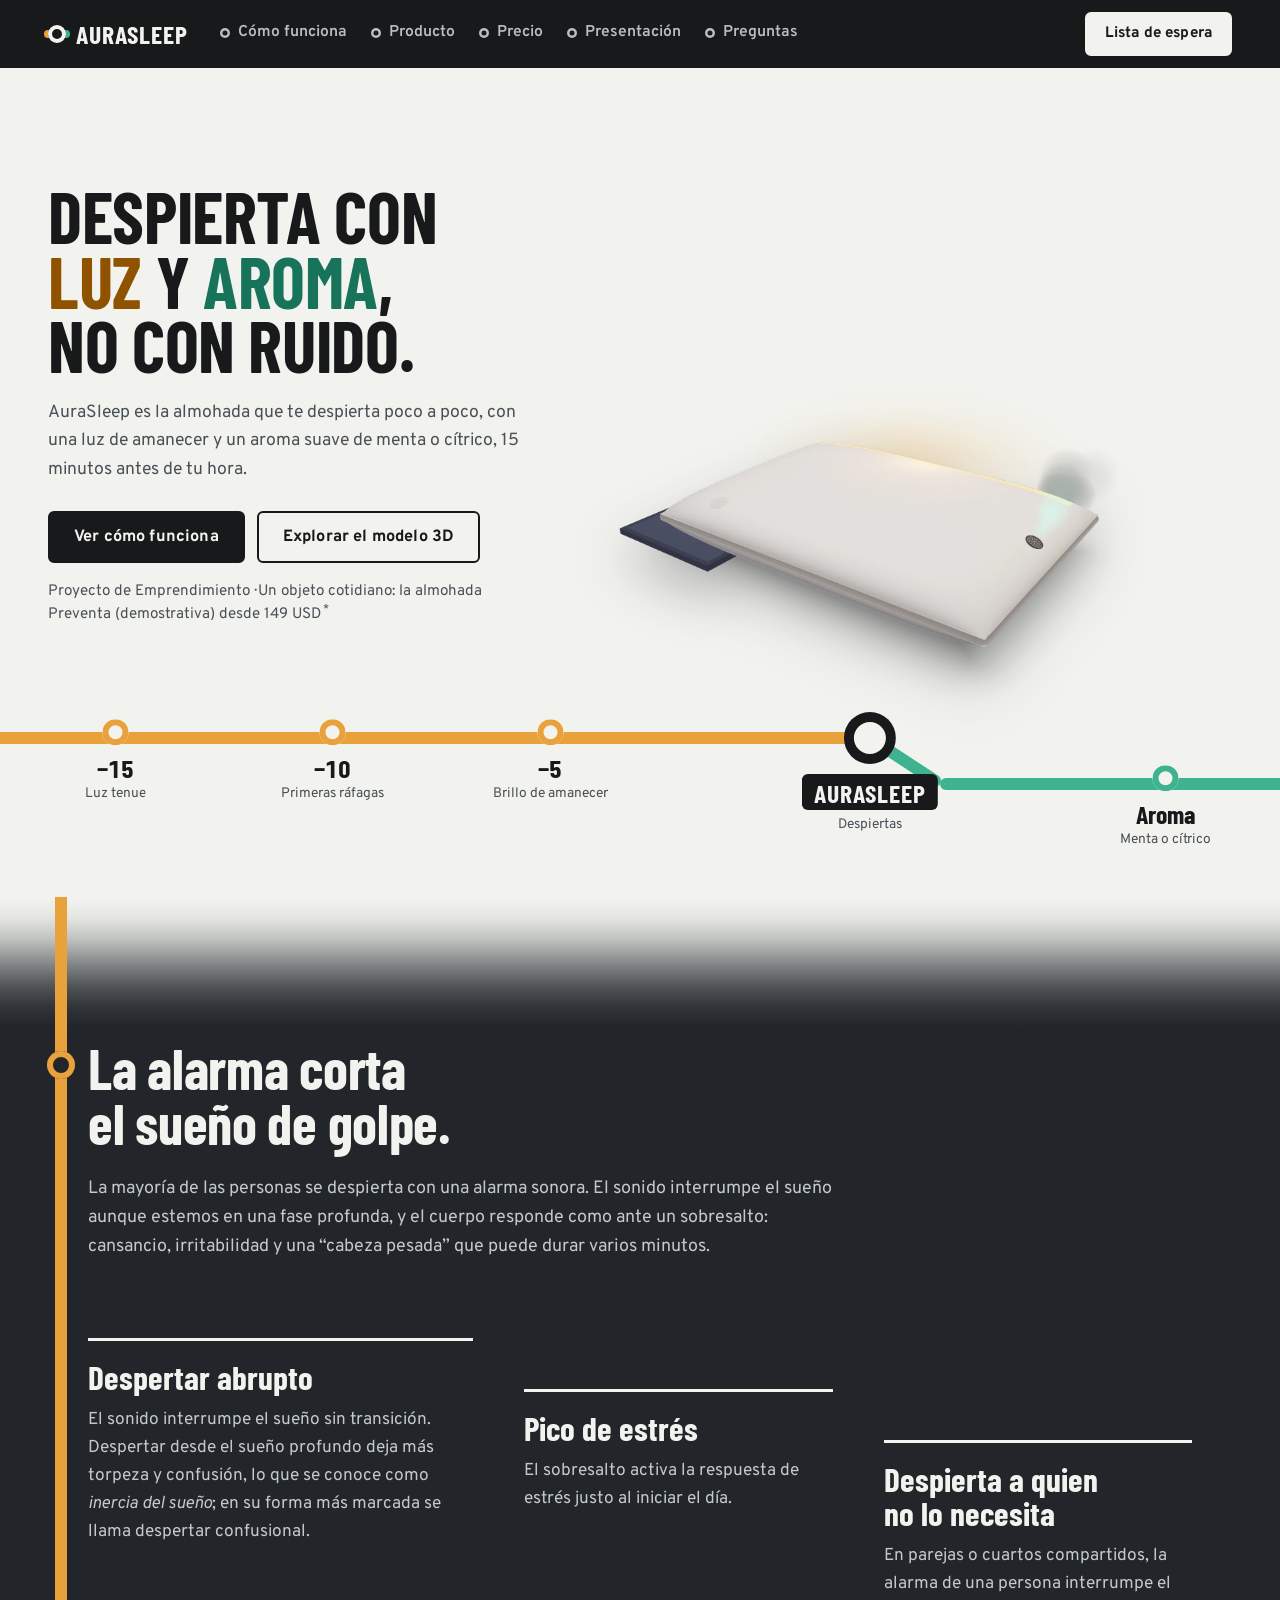
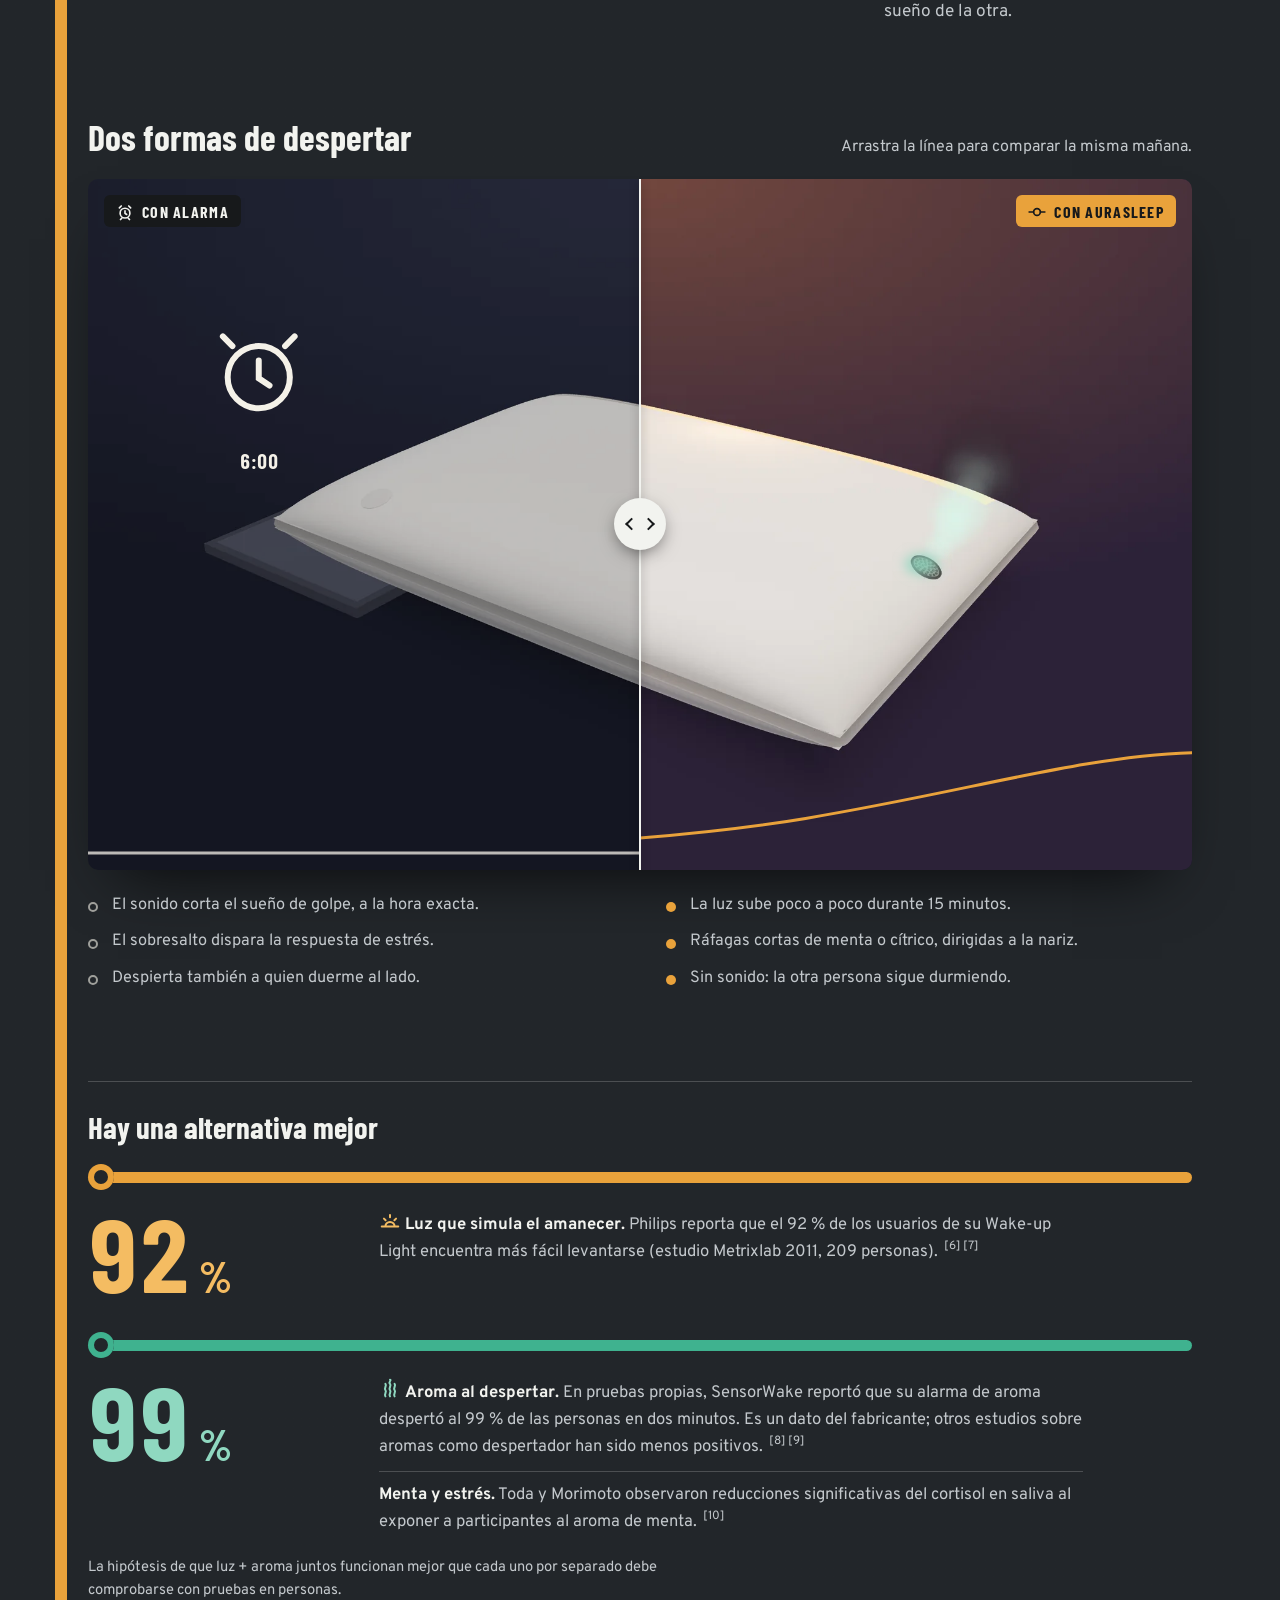
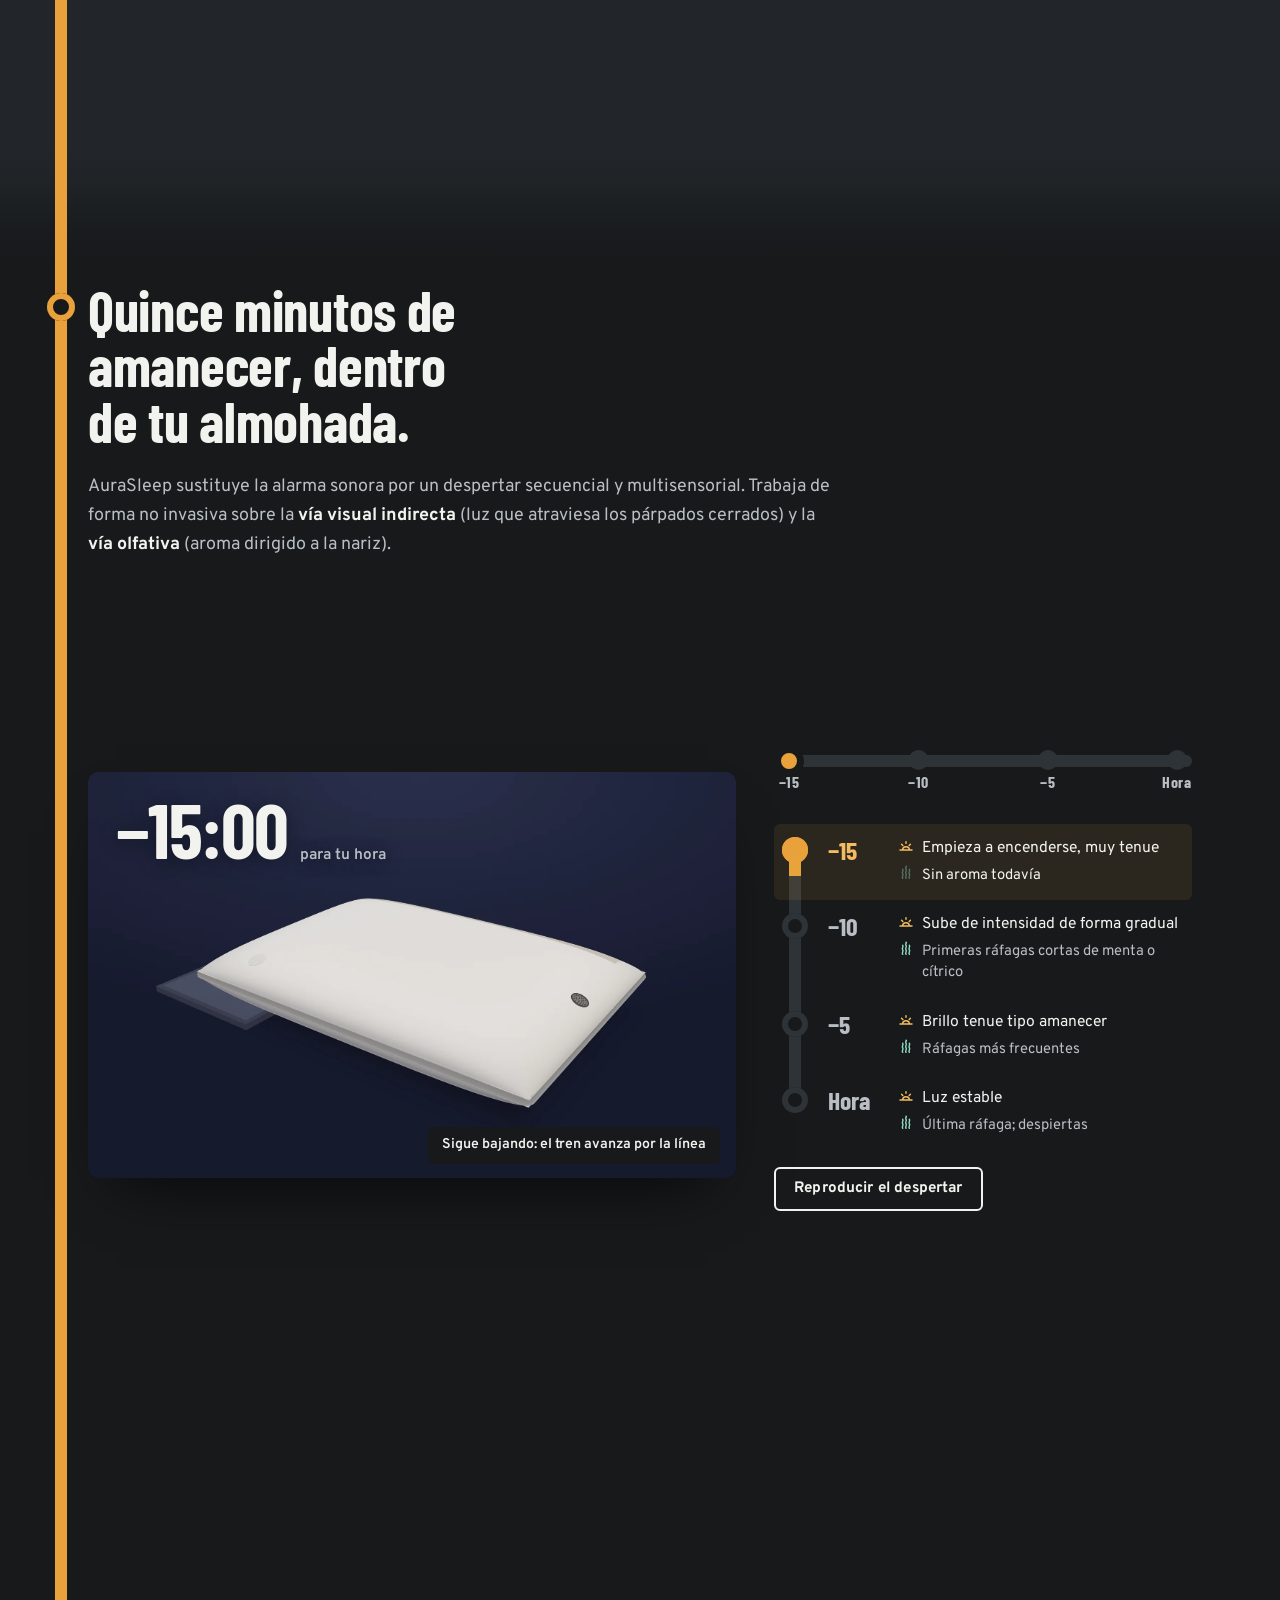
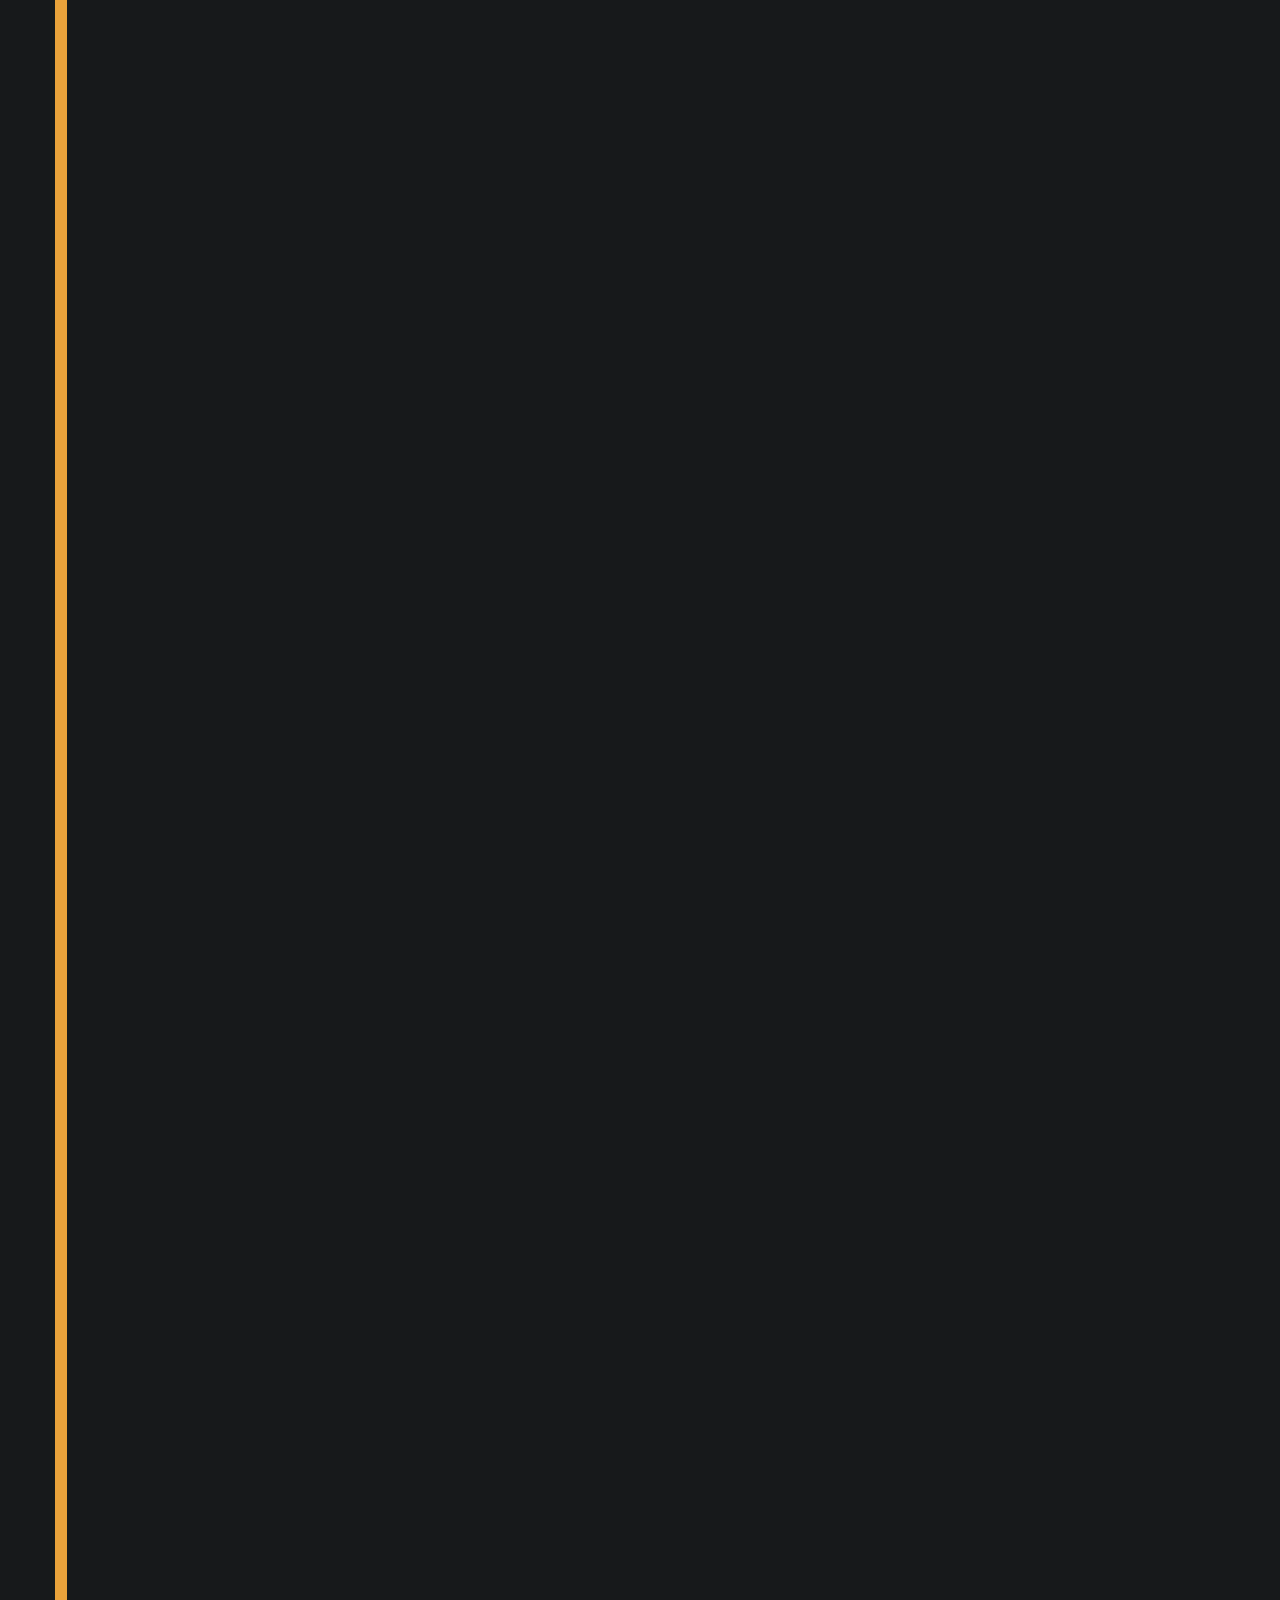
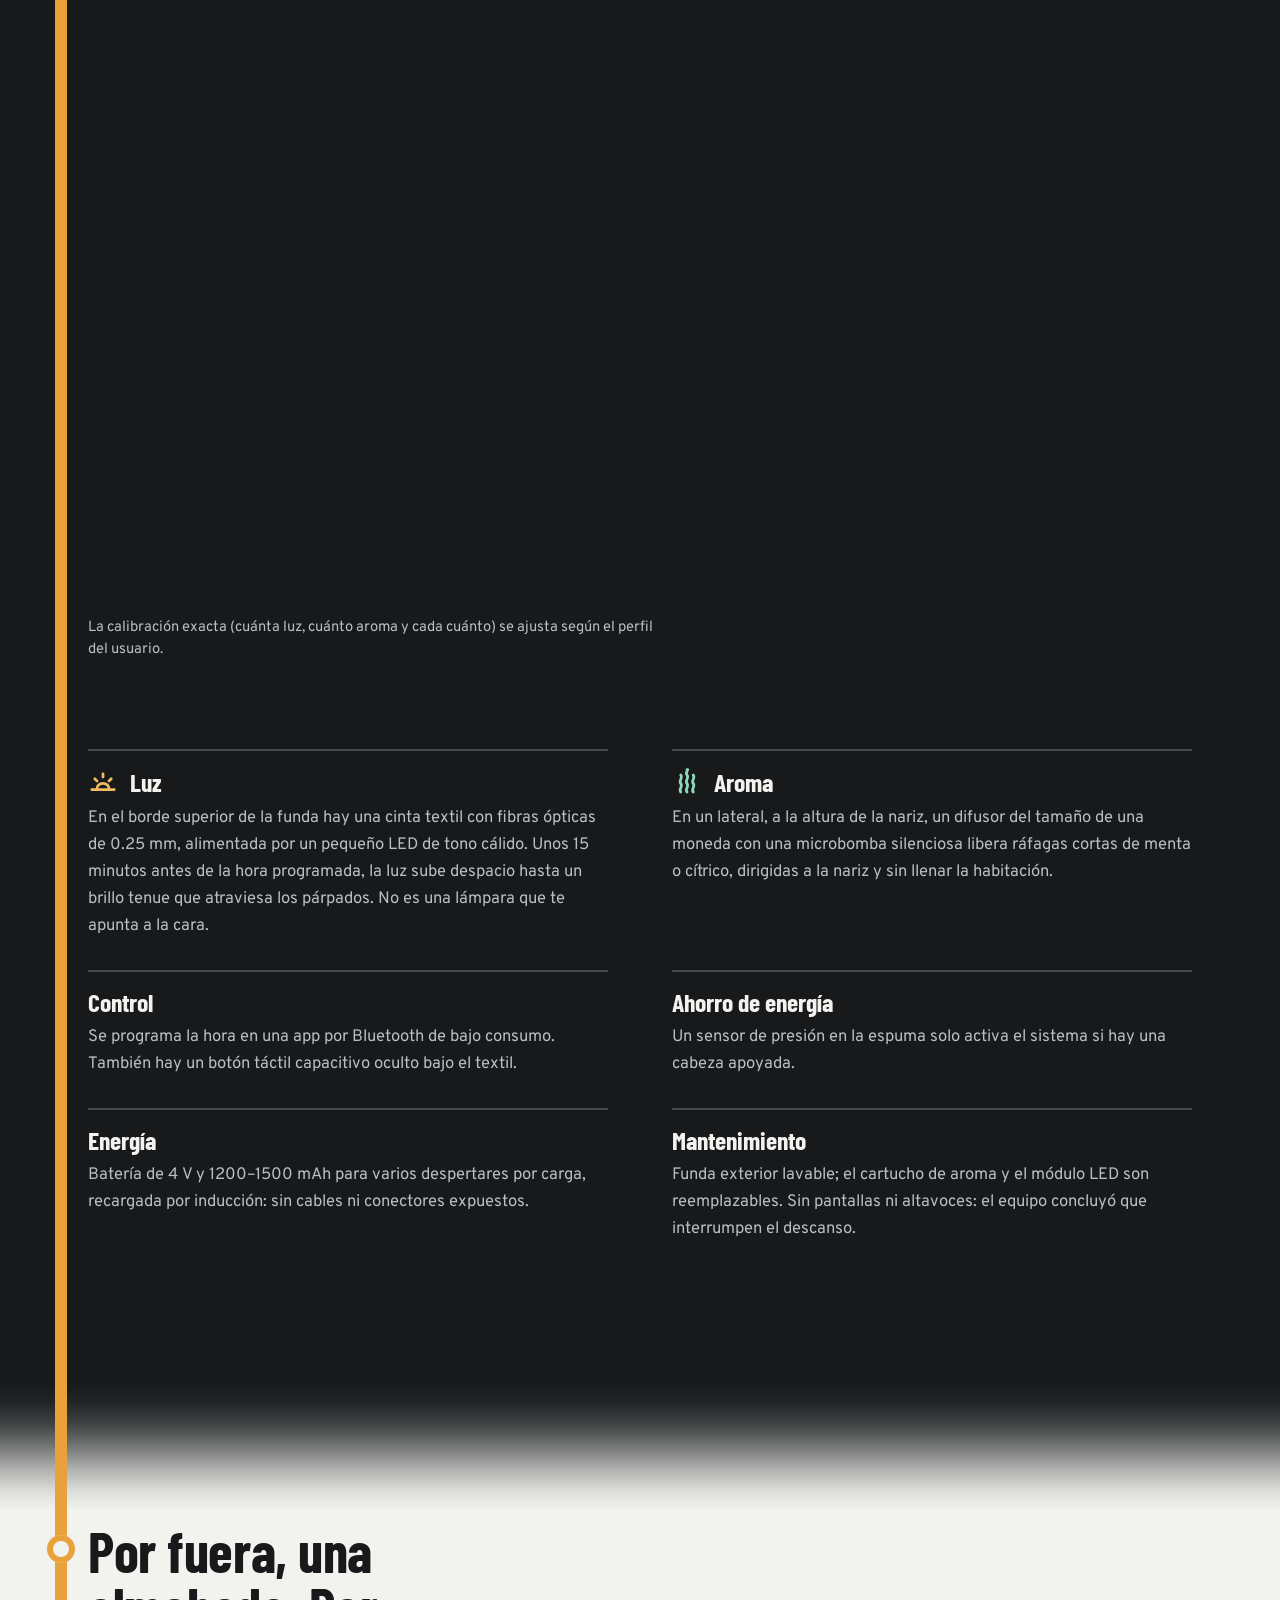
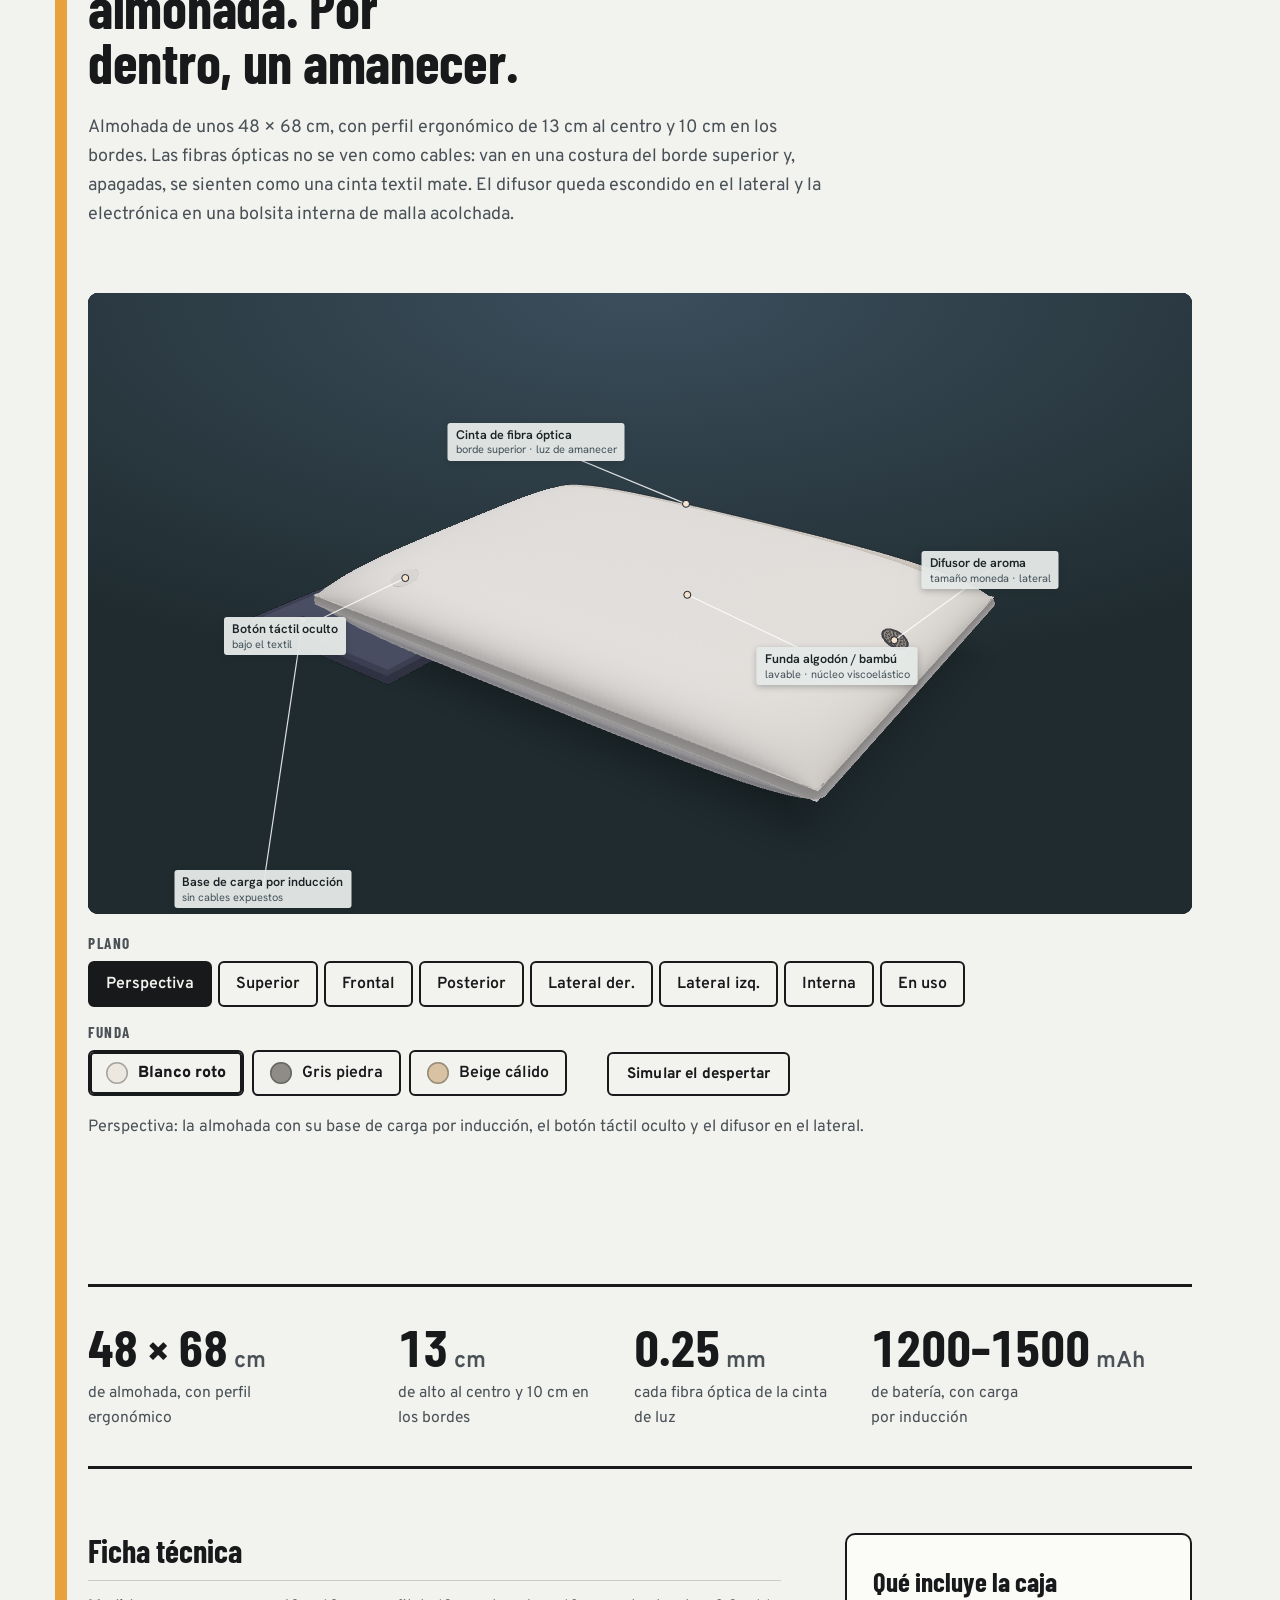
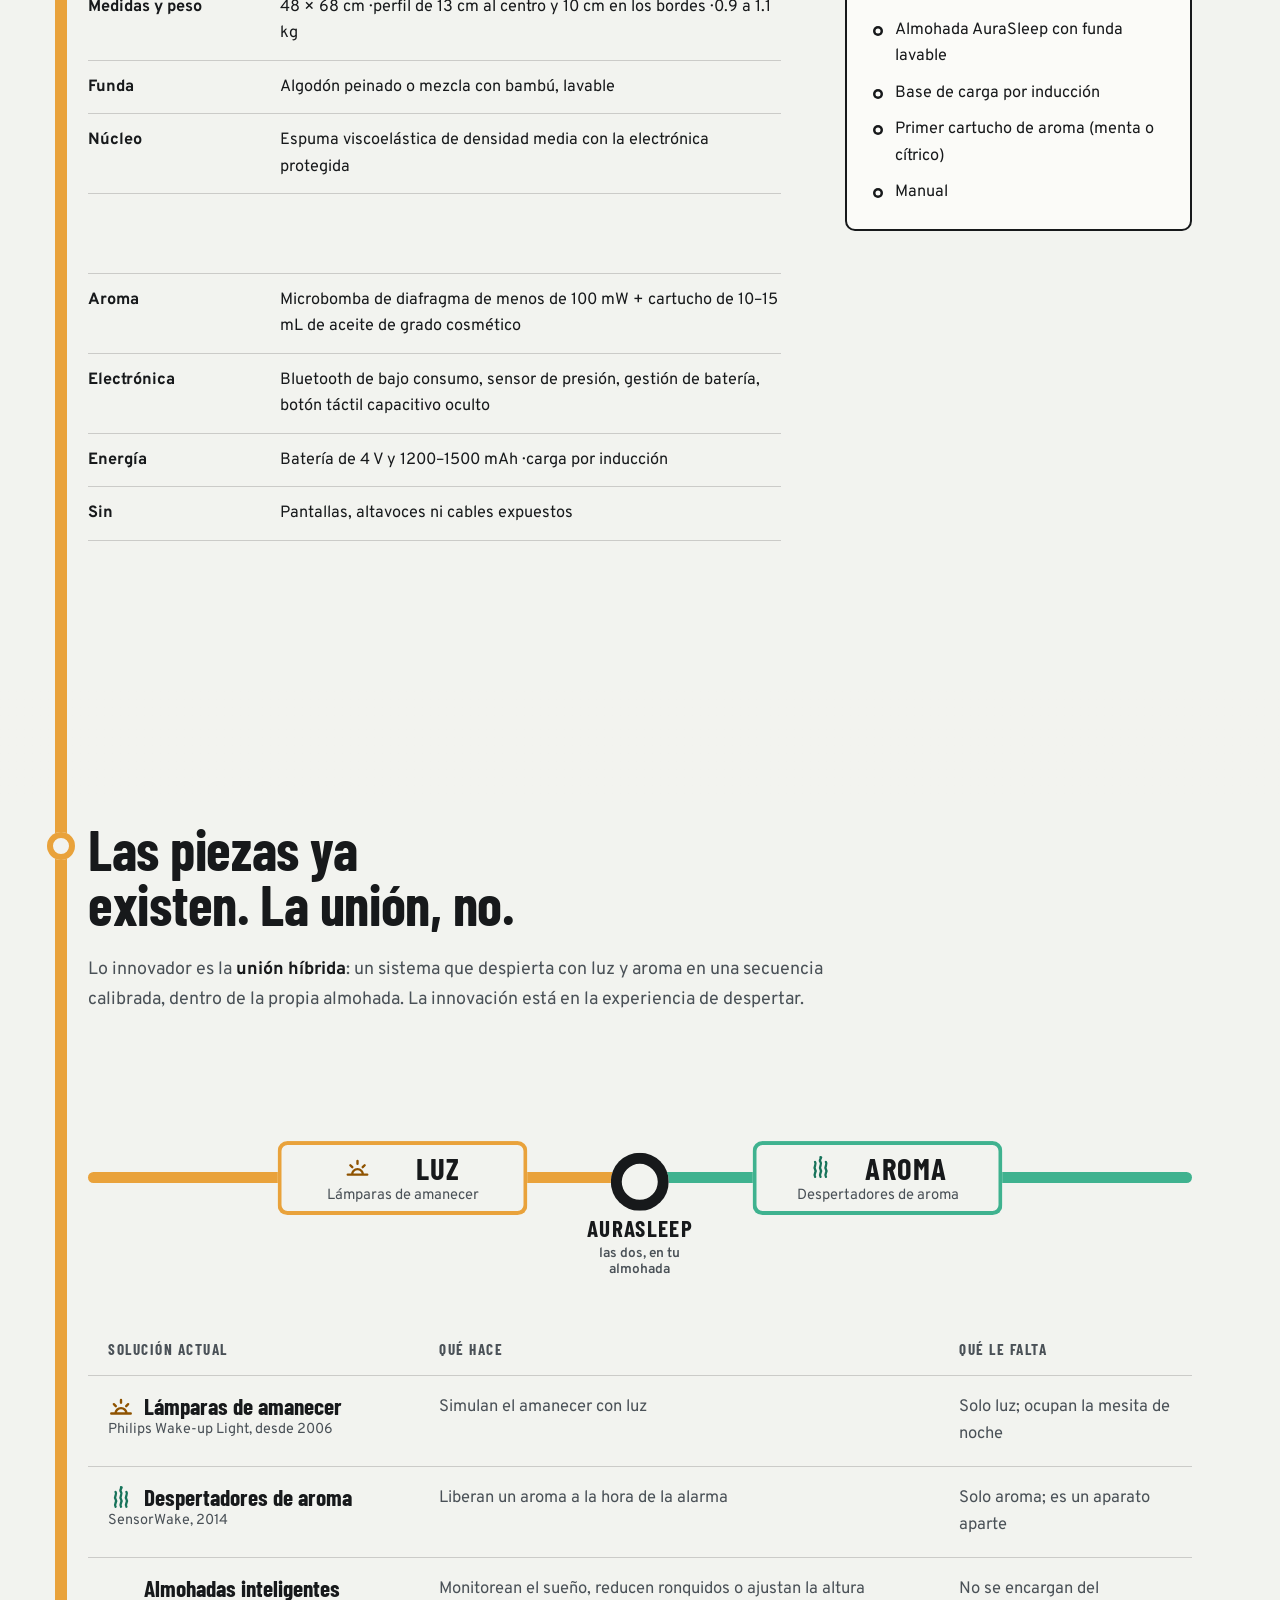
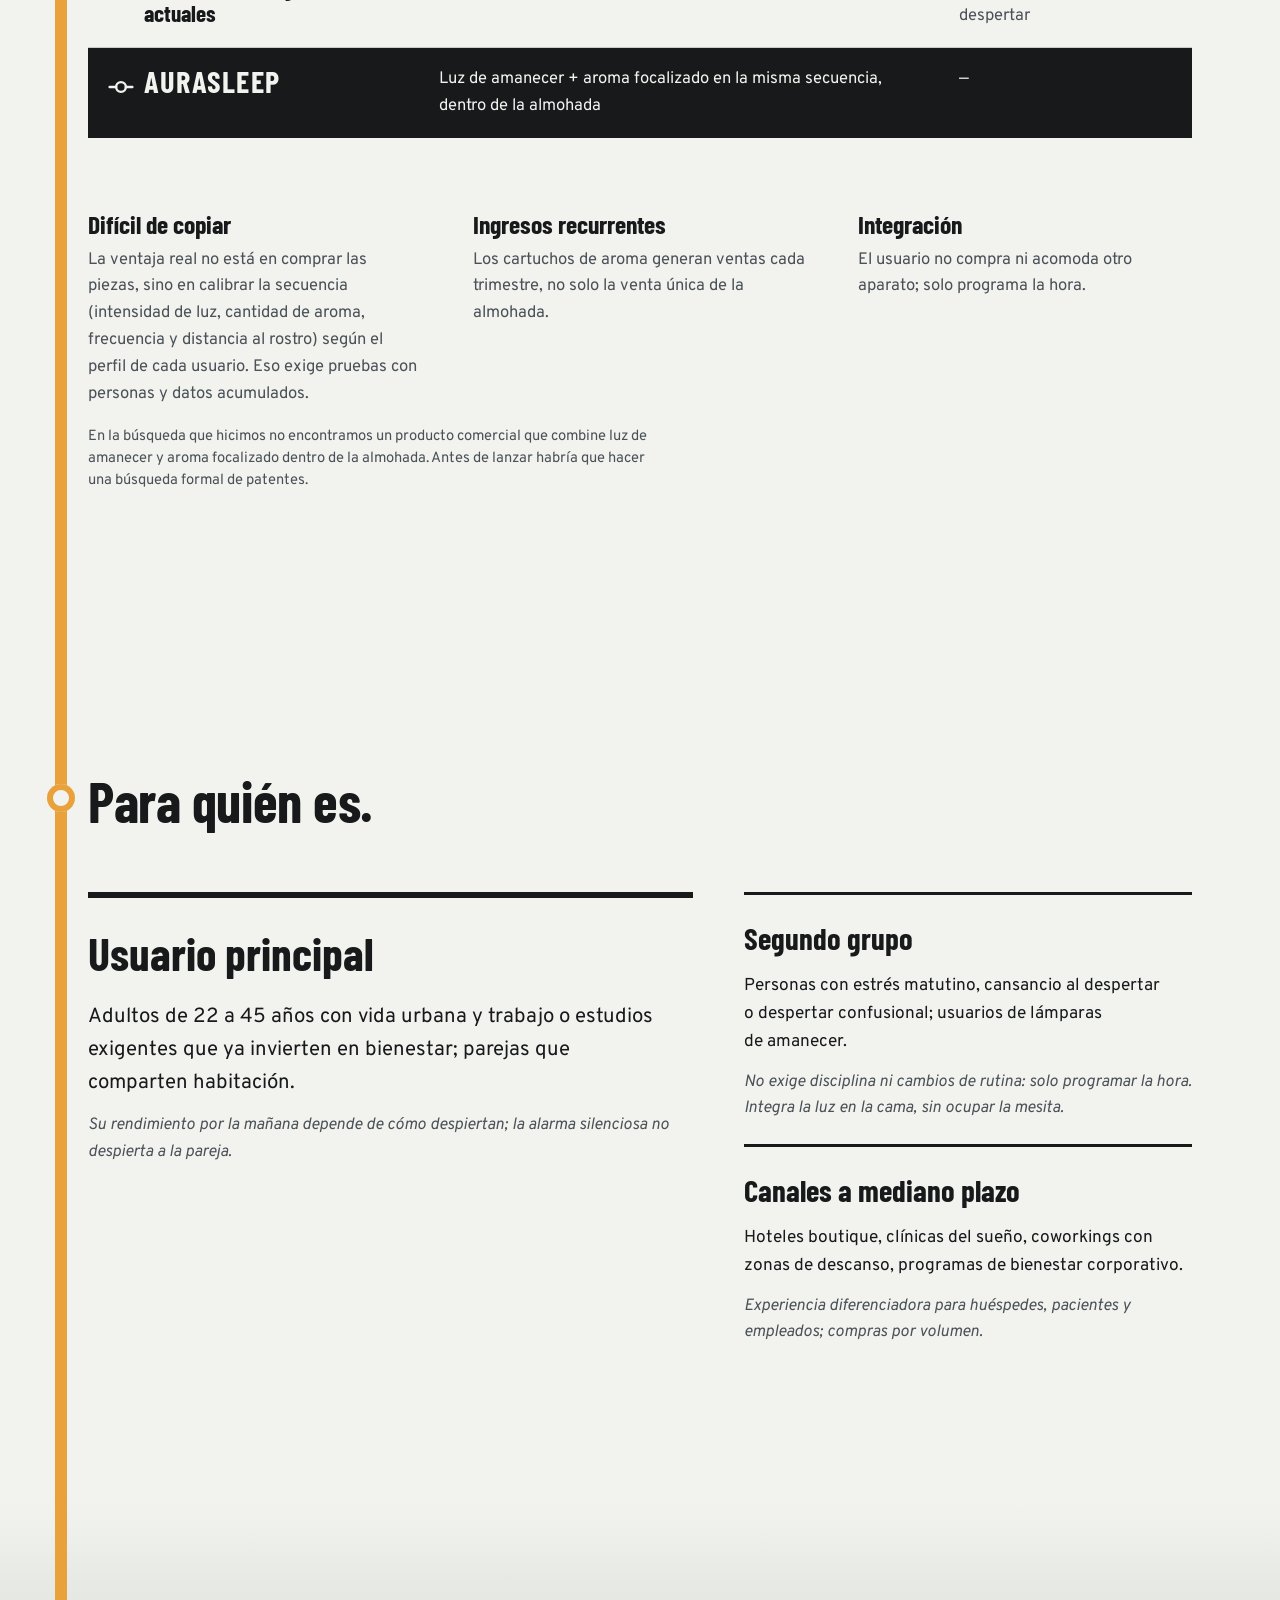
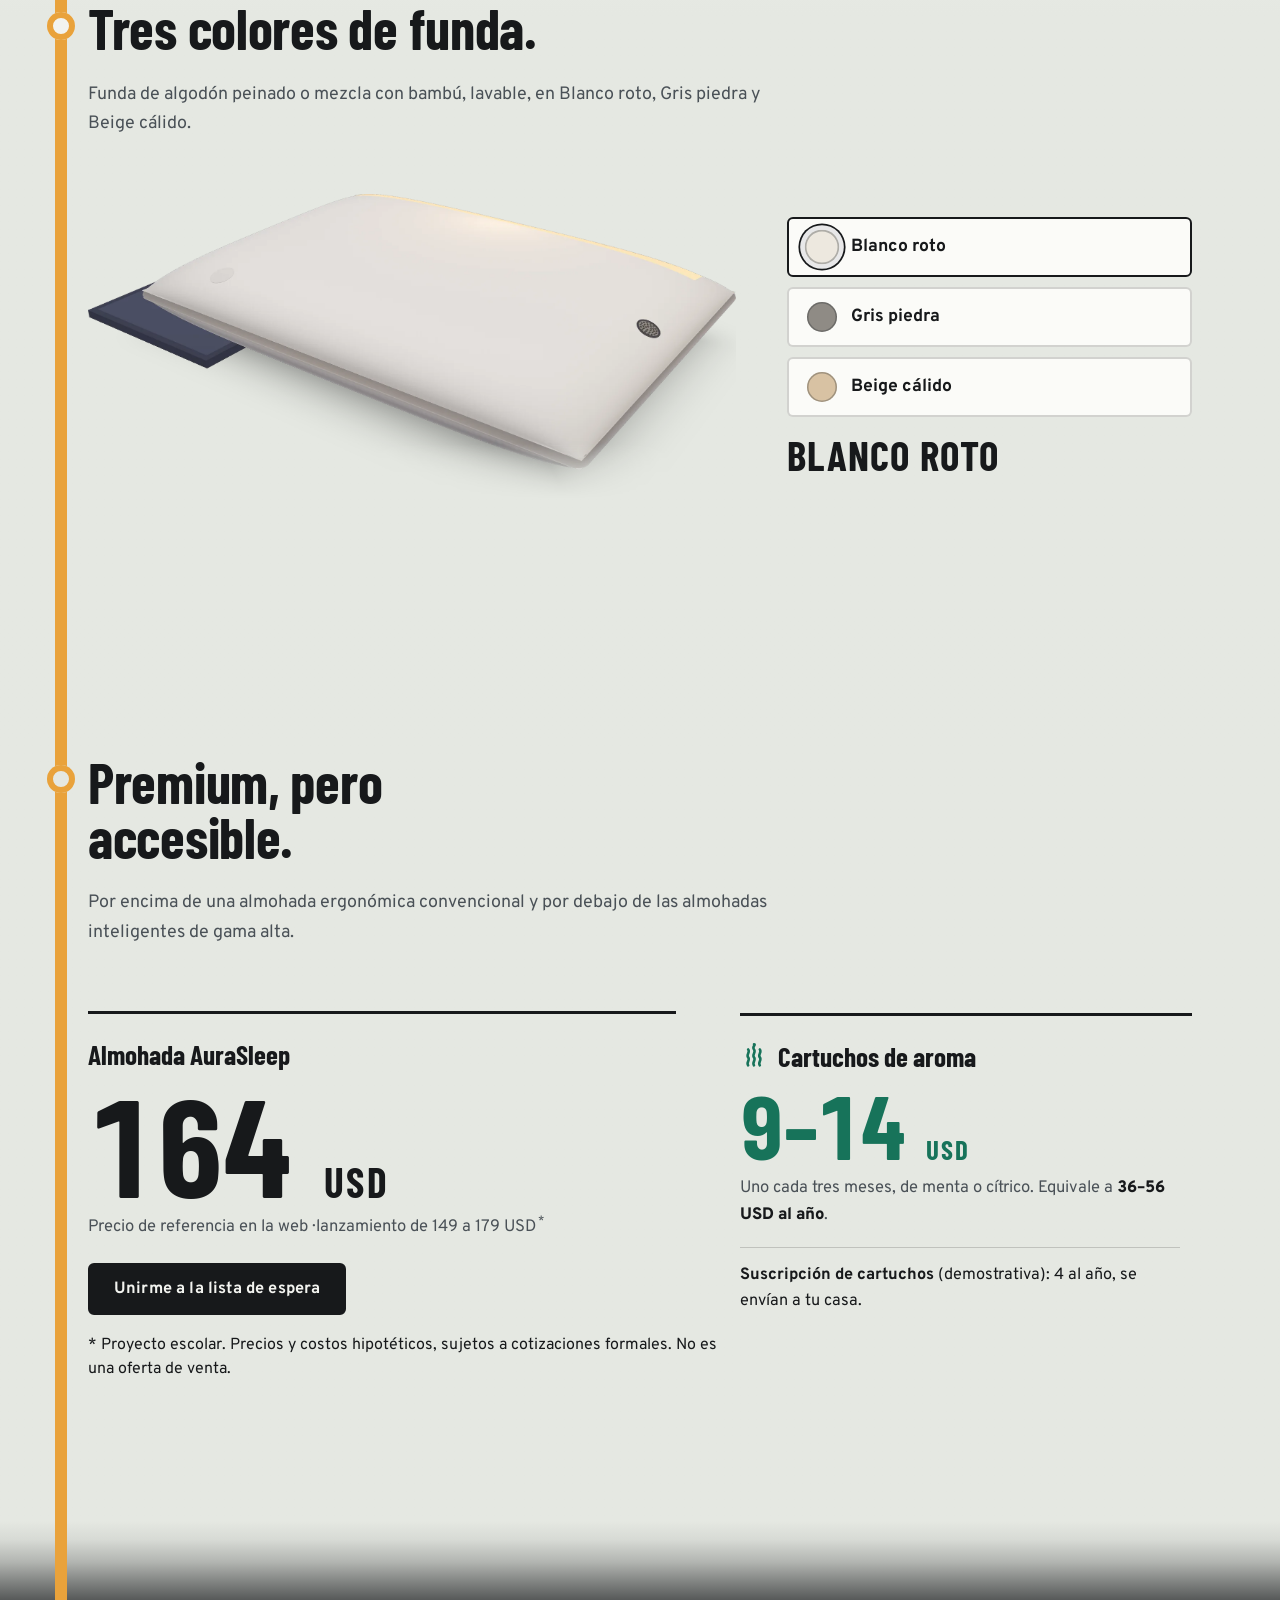
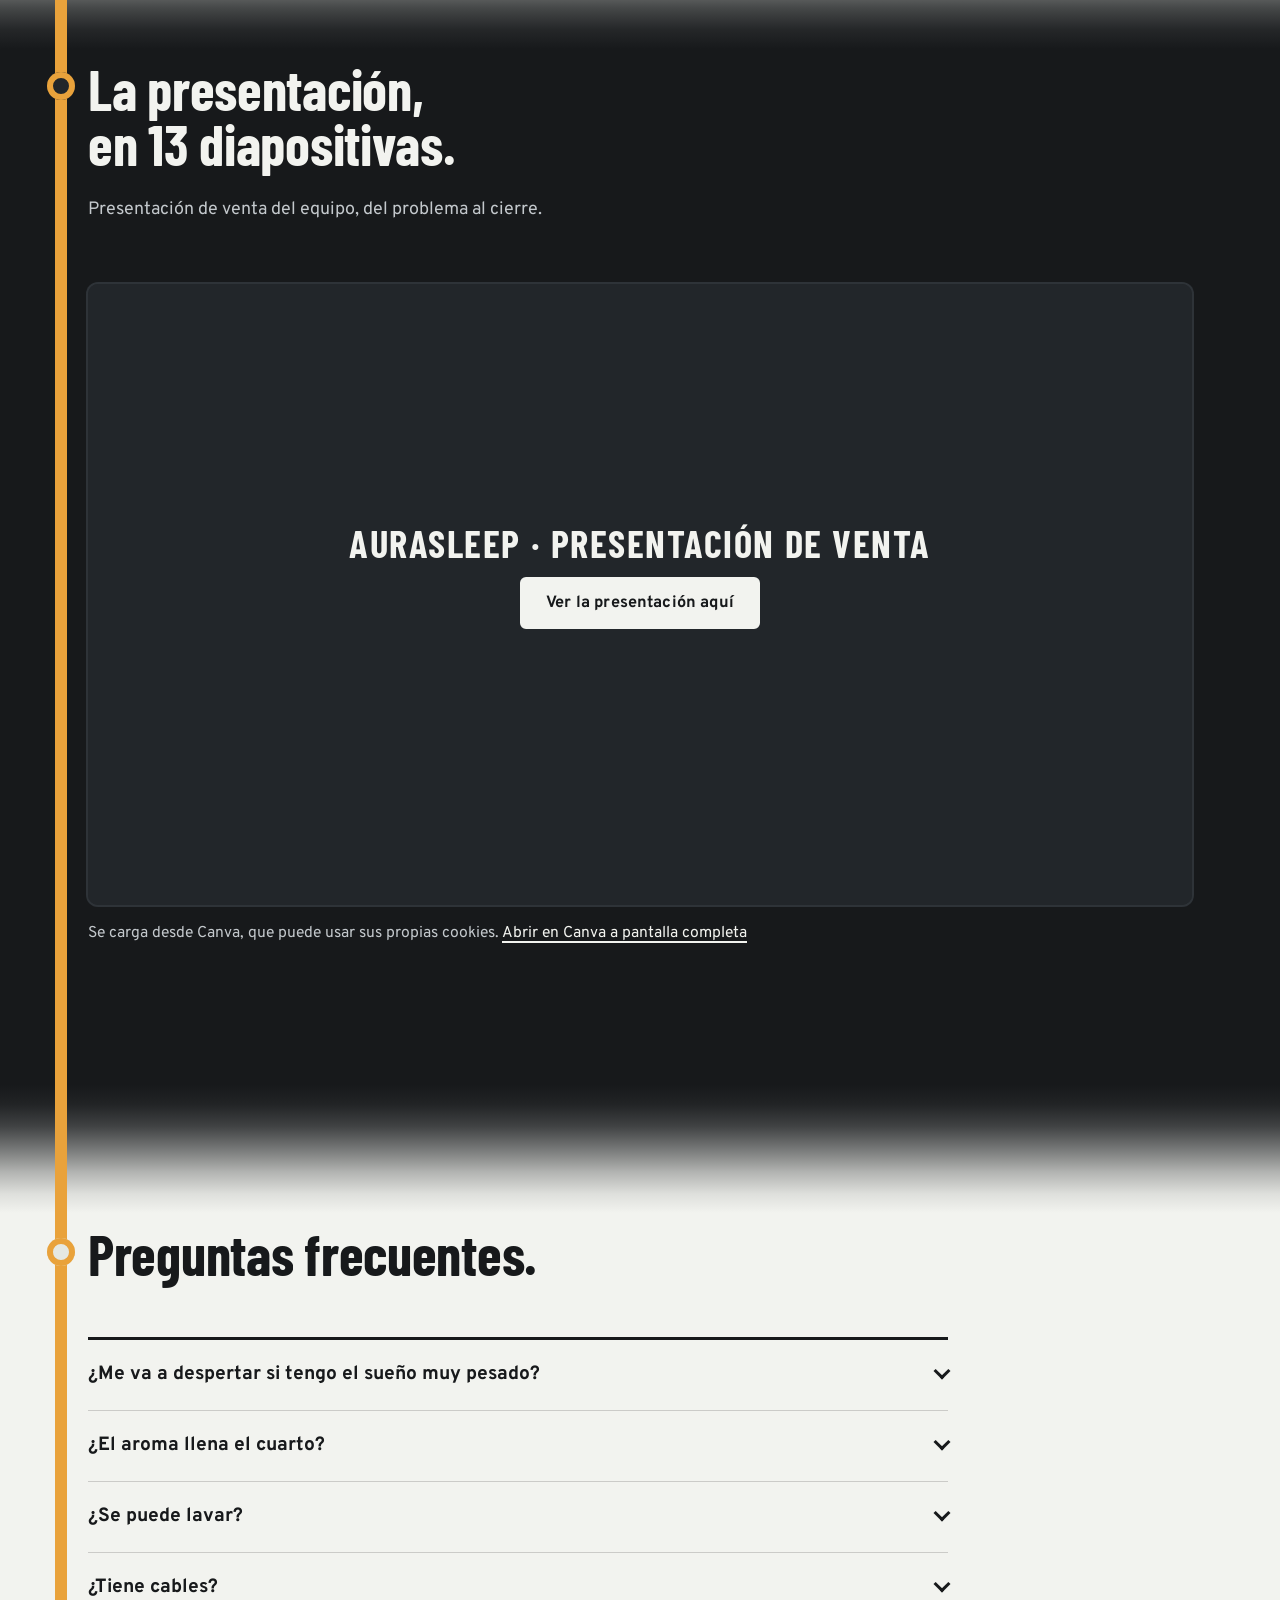
<file: v2/index.html>
<!doctype html>
<html lang="es-MX">
<head>
<meta charset="utf-8">
<meta name="viewport" content="width=device-width, initial-scale=1, viewport-fit=cover">
<title>AuraSleep · Despierta con luz y aroma, no con ruido</title>
<meta name="description" content="AuraSleep es una almohada que te despierta poco a poco con una luz de amanecer y un aroma suave, 15 minutos antes de tu hora. Proyecto escolar de Emprendimiento.">
<meta name="theme-color" content="#17191B">
<link rel="preload" href="fonts/barlowc-700.woff2" as="font" type="font/woff2" crossorigin>
<link rel="preload" href="fonts/overpass-latin.woff2" as="font" type="font/woff2" crossorigin>
<link rel="icon" href="data:image/svg+xml,%3Csvg xmlns='http://www.w3.org/2000/svg' viewBox='0 0 64 64'%3E%3Crect width='64' height='64' rx='12' fill='%2317191B'/%3E%3Cpath d='M6 36h22' stroke='%23E9A23B' stroke-width='7' stroke-linecap='round'/%3E%3Cpath d='M58 36H36' stroke='%233FB28F' stroke-width='7' stroke-linecap='round'/%3E%3Ccircle cx='32' cy='36' r='10' fill='%23F2F3EF' stroke='%23F2F3EF' stroke-width='0'/%3E%3Ccircle cx='32' cy='36' r='6' fill='%2317191B'/%3E%3C/svg%3E">
<link rel="stylesheet" href="css/estilos.css?v=39">
<script>if(!matchMedia("(prefers-reduced-motion: reduce)").matches)document.documentElement.classList.add("mov");</script>
</head>
<body>
<a class="saltar" href="#contenido">Saltar al contenido</a>

<svg class="defs" aria-hidden="true" focusable="false" width="0" height="0"><defs><filter id="bruma" x="-20%" y="-60%" width="140%" height="220%"><feGaussianBlur stdDeviation="18"/></filter><filter id="bruma-chica" x="-50%" y="-50%" width="200%" height="200%"><feGaussianBlur stdDeviation="6"/></filter>
<symbol id="p-luz" viewBox="0 0 24 24"><path d="M3 18h18M7 18a5 5 0 0 1 10 0M12 5.5V8M5.4 9.4l1.8 1.8M18.6 9.4l-1.8 1.8"/></symbol>
<symbol id="p-aroma" viewBox="0 0 24 24"><path d="M7 20c-2-2.4 2-4.4 0-6.8S9 8.8 7 6.4M12 20c-2-2.4 2-4.4 0-6.8s2-4.4 0-6.8S14 2 12 2M17 20c-2-2.4 2-4.4 0-6.8s2-4.4 0-6.8"/></symbol>
<symbol id="p-alarma" viewBox="0 0 24 24"><circle cx="12" cy="13.5" r="6.5"/><path d="M12 10.5v3.2l2.2 1.6M4.5 6.5l2.5-2.5M19.5 6.5 17 4M7.5 20.5l-1.5 1.5M16.5 20.5l1.5 1.5"/></symbol>
<symbol id="p-trasbordo" viewBox="0 0 24 24"><path d="M1.5 12h6M16.5 12h6"/><circle cx="12" cy="12" r="4.5"/></symbol>
</defs></svg>

<header class="barra" id="barra">
  <div class="barra__in">
    <a class="marca" href="#inicio">AuraSleep</a>
    <nav aria-label="Secciones">
      <ul class="barra__nav">
        <li><a href="#como-funciona">Cómo funciona</a></li>
        <li><a href="#producto">Producto</a></li>
        <li><a href="#precio">Precio</a></li>
        <li><a href="#presentacion">Presentación</a></li>
        <li><a href="#preguntas">Preguntas</a></li>
      </ul>
    </nav>
    <a class="tab tab--chica" href="#lista">Lista de espera</a>
    <details class="menu">
      <summary aria-label="Abrir el menú de secciones">Menú</summary>
      <ul>
        <li><a href="#problema">El problema</a></li>
        <li><a href="#como-funciona">Cómo funciona</a></li>
        <li><a href="#producto">Producto</a></li>
        <li><a href="#precio">Precio</a></li>
        <li><a href="#presentacion">Presentación</a></li>
        <li><a href="#preguntas">Preguntas</a></li>
        <li><a href="#lista">Lista de espera</a></li>
      </ul>
    </details>
  </div>
  <div class="avance" aria-hidden="true"><i id="avance"></i></div>
</header>

<main id="contenido">

<!-- 1. Primera toma: los planos de una mañana en la Ciudad de México -->
<section class="toma" id="inicio" aria-labelledby="titulo">
  <div class="toma__cel">
    <h1 id="titulo"><span class="linea"><span>Despierta con</span></span> <span class="linea"><span><em class="luz">luz</em> y <em class="aroma">aroma</em>,</span></span> <span class="linea"><span>no con ruido.</span></span></h1>
    <p class="toma__sub">AuraSleep es la almohada que te despierta poco a poco, con una luz de amanecer y un aroma suave de menta o cítrico, 15 minutos antes de tu hora.</p>
    <div class="toma__acciones">
      <a class="tab" href="#como-funciona">Ver cómo funciona</a>
      <a class="tab tab--linea" href="#producto">Explorar el modelo 3D</a>
    </div>
    <p class="toma__dato">Proyecto de Emprendimiento · Un objeto cotidiano: la almohada<br>Preventa (demostrativa) desde 149 USD<a class="ref" href="#nota-precios" aria-label="Ver nota sobre precios hipotéticos">*</a></p>
  </div>
  <div class="toma__producto" id="producto-toma">
    <div class="toma__flota">
      <div class="toma__halo" aria-hidden="true"></div>
      <img class="toma__almohada" src="../public/img/hero_aroma_nobg.webp" width="1800" height="1127" alt="Almohada AuraSleep color Blanco roto con la cinta de luz encendida y una ráfaga de aroma saliendo del difusor lateral." fetchpriority="high">
      <svg class="toma__aroma" viewBox="0 0 100 140" aria-hidden="true"><g filter="url(#bruma-chica)"><ellipse cx="40" cy="118" rx="14" ry="9"/><ellipse cx="40" cy="118" rx="16" ry="10"/><ellipse cx="40" cy="118" rx="18" ry="11"/></g></svg>
    </div>
  </div>
  <!-- diagrama de línea: la línea de luz y la de aroma llegan a la correspondencia AuraSleep -->
  <div class="ruta" aria-hidden="true">
    <i class="ruta__linea ruta__linea--luz"></i>
    <i class="ruta__linea ruta__linea--aroma"></i>
    <i class="ruta__codo"></i>
    <span class="ruta__est" style="--x:9%"><b>−15</b><small>Luz tenue</small></span>
    <span class="ruta__est" style="--x:26%"><b>−10</b><small>Primeras ráfagas</small></span>
    <span class="ruta__est" style="--x:43%"><b>−5</b><small>Brillo de amanecer</small></span>
    <span class="ruta__est ruta__est--aroma" style="--x:91%"><b>Aroma</b><small>Menta o cítrico</small></span>
    <span class="ruta__trasbordo"><b>AuraSleep</b><small>Despiertas</small></span>
  </div>
</section>

<!-- 2. El problema -->
<section class="cel cel--noche" id="problema" aria-labelledby="problema-titulo">
  <div class="envoltura">
    <h2 id="problema-titulo">La alarma corta el sueño de golpe.</h2>
    <p class="entrada">La mayoría de las personas se despierta con una alarma sonora. El sonido interrumpe el sueño aunque estemos en una fase profunda, y el cuerpo responde como ante un sobresalto: cansancio, irritabilidad y una “cabeza pesada” que puede durar varios minutos.</p>

    <ol class="sacudidas">
      <li class="sacudida">
        <h3>Despertar abrupto</h3>
        <p>El sonido interrumpe el sueño sin transición. Despertar desde el sueño profundo deja más torpeza y confusión, lo que se conoce como <em>inercia del sueño</em>; en su forma más marcada se llama despertar confusional.</p>
      </li>
      <li class="sacudida">
        <h3>Pico de estrés</h3>
        <p>El sobresalto activa la respuesta de estrés justo al iniciar el día.</p>
      </li>
      <li class="sacudida">
        <h3>Despierta a quien no lo necesita</h3>
        <p>En parejas o cuartos compartidos, la alarma de una persona interrumpe el sueño de la otra.</p>
      </li>
    </ol>

    <figure class="duelo" id="duelo">
      <figcaption class="duelo__enc">
        <h3>Dos formas de despertar</h3>
        <p>Arrastra la línea para comparar la misma mañana.</p>
      </figcaption>
      <div class="duelo__marco" id="duelo-marco">
        <div class="duelo__lado duelo__lado--alarma" aria-hidden="true">
          <img src="../public/img/hero_noche.webp" width="1800" height="1127" alt="" loading="lazy">
          <div class="duelo__alarma">
            <svg viewBox="0 0 120 120"><g class="duelo__ondas"><circle cx="60" cy="60" r="34"/><circle cx="60" cy="60" r="34"/><circle cx="60" cy="60" r="34"/></g><g class="duelo__reloj"><circle cx="60" cy="62" r="26"/><path d="M60 48v15l9 6"/><path d="M38 36l-8-8M82 36l8-8"/></g></svg>
            <span>6:00</span>
          </div>
          <svg class="duelo__curva" viewBox="0 0 400 80" preserveAspectRatio="none"><path d="M0 70 H330 L338 70 L342 8 L350 70 L356 18 L362 70 L368 30 L374 70 H400"/></svg>
          <p class="duelo__rotulo"><svg class="picto picto--alarma" aria-hidden="true" focusable="false"><use href="#p-alarma"/></svg>Con alarma</p>
        </div>
        <div class="duelo__lado duelo__lado--aura" id="duelo-aura" aria-hidden="true">
          <img src="../public/img/hero_amanecer.webp" width="1800" height="1127" alt="" loading="lazy">
          <svg class="duelo__aroma" viewBox="0 0 100 140"><g filter="url(#bruma-chica)"><ellipse cx="40" cy="118" rx="14" ry="9"/><ellipse cx="40" cy="118" rx="16" ry="10"/><ellipse cx="40" cy="118" rx="18" ry="11"/></g></svg>
          <svg class="duelo__curva" viewBox="0 0 400 80" preserveAspectRatio="none"><path d="M0 70 C120 70 200 66 260 50 S360 14 400 12"/></svg>
          <p class="duelo__rotulo"><svg class="picto picto--trasbordo" aria-hidden="true" focusable="false"><use href="#p-trasbordo"/></svg>Con AuraSleep</p>
        </div>
        <div class="duelo__divisor" id="duelo-divisor" aria-hidden="true"><span></span></div>
        <label class="sr" for="duelo-rango">Comparar el despertar con alarma y con AuraSleep</label>
        <input class="duelo__rango" type="range" id="duelo-rango" min="0" max="100" value="50" step="1">
      </div>
      <div class="duelo__notas">
        <ul class="duelo__lista duelo__lista--alarma" id="duelo-notas-alarma">
          <li>El sonido corta el sueño de golpe, a la hora exacta.</li>
          <li>El sobresalto dispara la respuesta de estrés.</li>
          <li>Despierta también a quien duerme al lado.</li>
        </ul>
        <ul class="duelo__lista duelo__lista--aura" id="duelo-notas-aura">
          <li>La luz sube poco a poco durante 15 minutos.</li>
          <li>Ráfagas cortas de menta o cítrico, dirigidas a la nariz.</li>
          <li>Sin sonido: la otra persona sigue durmiendo.</li>
        </ul>
      </div>
    </figure>

    <div class="evidencia">
      <h3>Hay una alternativa mejor</h3>
      <ul class="evidencia__datos">
        <li class="lectura lectura--luz"><p class="lectura__cifra"><span data-cuenta="92">92</span><small>&nbsp;%</small></p><div class="lectura__txt"><p><svg class="picto picto--luz" aria-hidden="true" focusable="false"><use href="#p-luz"/></svg> <strong>Luz que simula el amanecer.</strong> Philips reporta que el 92&nbsp;% de los usuarios de su Wake-up Light encuentra más fácil levantarse (estudio Metrixlab 2011, 209 personas). <a class="ref" href="#fuente-6">[6]</a><a class="ref" href="#fuente-7">[7]</a></p></div></li>
        <li class="lectura lectura--aroma"><p class="lectura__cifra"><span data-cuenta="99">99</span><small>&nbsp;%</small></p><div class="lectura__txt"><p><svg class="picto picto--aroma" aria-hidden="true" focusable="false"><use href="#p-aroma"/></svg> <strong>Aroma al despertar.</strong> En pruebas propias, SensorWake reportó que su alarma de aroma despertó al 99&nbsp;% de las personas en dos minutos. Es un dato del fabricante; otros estudios sobre aromas como despertador han sido menos positivos. <a class="ref" href="#fuente-8">[8]</a><a class="ref" href="#fuente-9">[9]</a></p><p class="lectura__extra"><strong>Menta y estrés.</strong> Toda y Morimoto observaron reducciones significativas del cortisol en saliva al exponer a participantes al aroma de menta. <a class="ref" href="#fuente-10">[10]</a></p></div></li>
      </ul>
      <p class="letra-chica">La hipótesis de que luz + aroma juntos funcionan mejor que cada uno por separado debe comprobarse con pruebas en personas.</p>
    </div>
  </div>
</section>

<!-- 3. Cómo funciona: el escenario que se ilumina con la secuencia -->
<section class="escenario" id="como-funciona" aria-labelledby="como-titulo">
  <div class="envoltura">
    <h2 id="como-titulo">Quince minutos de amanecer, dentro de tu almohada.</h2>
    <p class="entrada">AuraSleep sustituye la alarma sonora por un despertar secuencial y multisensorial. Trabaja de forma no invasiva sobre la <strong>vía visual indirecta</strong> (luz que atraviesa los párpados cerrados) y la <strong>vía olfativa</strong> (aroma dirigido a la nariz).</p>
  </div>

  <div class="recorrido" id="recorrido" style="--l:0">
  <div class="recorrido__fijo">
    <div class="mesa" id="mesa">
    <div class="mesa__cuarto" aria-hidden="true">
      <img class="mesa__escena" src="../public/img/hero_noche.webp" width="1800" height="1127" alt="" loading="lazy">
      <img class="mesa__escena mesa__escena--luz" id="mesa-luz" src="../public/img/hero_amanecer.webp" width="1800" height="1127" alt="" loading="lazy">
      <div class="mesa__brillo"></div>
      <svg class="mesa__aroma" id="mesa-aroma" viewBox="0 0 200 260"><g filter="url(#bruma)"><ellipse cx="70" cy="210" rx="30" ry="18"/><ellipse cx="110" cy="140" rx="34" ry="20"/><ellipse cx="150" cy="70" rx="36" ry="22"/></g></svg>
      <p class="mesa__hora"><output id="mesa-min" for="mesa-rango">−15:00</output> <span id="mesa-unidad">para tu hora</span></p>
      <p class="mesa__pista" id="mesa-pista">Sigue bajando: el tren avanza por la línea</p>
    </div>

    <div class="mesa__control">
      <label class="sr" for="mesa-rango">Minutos antes de tu hora de despertar</label>
      <input type="range" id="mesa-rango" min="-15" max="0" step="0.25" value="-15">
      <div class="mesa__marcas" aria-hidden="true"><span>−15</span><span>−10</span><span>−5</span><span>Hora</span></div>
      <ol class="pasos" id="hoja" aria-label="Secuencia del despertar">
        <li><button type="button" class="paso" data-min="-15" data-desde="-15" data-hasta="-10" aria-pressed="true"><span class="paso__min">−15</span><span class="paso__txt"><span class="paso__luz"><svg class="picto picto--luz" aria-hidden="true" focusable="false"><use href="#p-luz"/></svg><span class="sr">Luz: </span>Empieza a encenderse, muy tenue</span><span class="paso__aroma"><svg class="picto picto--aroma" aria-hidden="true" focusable="false"><use href="#p-aroma"/></svg><span class="sr">Aroma: </span>Sin aroma todavía</span></span><i class="paso__barra" aria-hidden="true"></i></button></li>
        <li><button type="button" class="paso" data-min="-10" data-desde="-10" data-hasta="-5" aria-pressed="false"><span class="paso__min">−10</span><span class="paso__txt"><span class="paso__luz"><svg class="picto picto--luz" aria-hidden="true" focusable="false"><use href="#p-luz"/></svg><span class="sr">Luz: </span>Sube de intensidad de forma gradual</span><span class="paso__aroma"><svg class="picto picto--aroma" aria-hidden="true" focusable="false"><use href="#p-aroma"/></svg><span class="sr">Aroma: </span>Primeras ráfagas cortas de menta o cítrico</span></span><i class="paso__barra" aria-hidden="true"></i></button></li>
        <li><button type="button" class="paso" data-min="-5" data-desde="-5" data-hasta="-0.01" aria-pressed="false"><span class="paso__min">−5</span><span class="paso__txt"><span class="paso__luz"><svg class="picto picto--luz" aria-hidden="true" focusable="false"><use href="#p-luz"/></svg><span class="sr">Luz: </span>Brillo tenue tipo amanecer</span><span class="paso__aroma"><svg class="picto picto--aroma" aria-hidden="true" focusable="false"><use href="#p-aroma"/></svg><span class="sr">Aroma: </span>Ráfagas más frecuentes</span></span><i class="paso__barra" aria-hidden="true"></i></button></li>
        <li><button type="button" class="paso" data-min="0" data-desde="-0.01" data-hasta="1" aria-pressed="false"><span class="paso__min">Hora</span><span class="paso__txt"><span class="paso__luz"><svg class="picto picto--luz" aria-hidden="true" focusable="false"><use href="#p-luz"/></svg><span class="sr">Luz: </span>Luz estable</span><span class="paso__aroma"><svg class="picto picto--aroma" aria-hidden="true" focusable="false"><use href="#p-aroma"/></svg><span class="sr">Aroma: </span>Última ráfaga; despiertas</span></span><i class="paso__barra" aria-hidden="true"></i></button></li>
      </ol>
      <button class="tab tab--linea tab--chica" type="button" id="mesa-play" aria-pressed="false">Reproducir el despertar</button>
    </div>
  </div>
  </div>
  </div>

  <div class="envoltura">
    <p class="letra-chica">La calibración exacta (cuánta luz, cuánto aroma y cada cuánto) se ajusta según el perfil del usuario.</p>

    <dl class="capas">
      <div><dt><svg class="picto picto--luz" aria-hidden="true" focusable="false"><use href="#p-luz"/></svg>Luz</dt><dd>En el borde superior de la funda hay una cinta textil con fibras ópticas de 0.25&nbsp;mm, alimentada por un pequeño LED de tono cálido. Unos 15 minutos antes de la hora programada, la luz sube despacio hasta un brillo tenue que atraviesa los párpados. No es una lámpara que te apunta a la cara.</dd></div>
      <div><dt><svg class="picto picto--aroma" aria-hidden="true" focusable="false"><use href="#p-aroma"/></svg>Aroma</dt><dd>En un lateral, a la altura de la nariz, un difusor del tamaño de una moneda con una microbomba silenciosa libera ráfagas cortas de menta o cítrico, dirigidas a la nariz y sin llenar la habitación.</dd></div>
      <div><dt>Control</dt><dd>Se programa la hora en una app por Bluetooth de bajo consumo. También hay un botón táctil capacitivo oculto bajo el textil.</dd></div>
      <div><dt>Ahorro de energía</dt><dd>Un sensor de presión en la espuma solo activa el sistema si hay una cabeza apoyada.</dd></div>
      <div><dt>Energía</dt><dd>Batería de 4&nbsp;V y 1200–1500&nbsp;mAh para varios despertares por carga, recargada por inducción: sin cables ni conectores expuestos.</dd></div>
      <div><dt>Mantenimiento</dt><dd>Funda exterior lavable; el cartucho de aroma y el módulo LED son reemplazables. Sin pantallas ni altavoces: el equipo concluyó que interrumpen el descanso.</dd></div>
    </dl>
  </div>
</section>

<!-- 4. El producto en la mesa de animación -->
<section class="cel cel--bruma" id="producto" aria-labelledby="producto-titulo">
  <div class="envoltura">
    <h2 id="producto-titulo">Por fuera, una almohada. Por dentro, un amanecer.</h2>
    <p class="entrada">Almohada de unos 48 × 68&nbsp;cm, con perfil ergonómico de 13&nbsp;cm al centro y 10&nbsp;cm en los bordes. Las fibras ópticas no se ven como cables: van en una costura del borde superior y, apagadas, se sienten como una cinta textil mate. El difusor queda escondido en el lateral y la electrónica en una bolsita interna de malla acolchada.</p>

    <div class="camara">
      <div class="camara__marco" id="visor-marco">
        <img class="camara__poster" id="visor-poster" src="../public/img/hero_blanco.webp" width="1800" height="1127" alt="Vista en perspectiva de la almohada AuraSleep color Blanco roto." loading="lazy">
        <button class="tab camara__activar" type="button" id="visor-activar">Cargar el modelo 3D</button>
        <p class="camara__ayuda" id="visor-ayuda" hidden>Arrastra para girar · Ctrl + rueda para acercar</p>
      </div>
      <div class="camara__controles">
        <div class="grupo" role="group" aria-labelledby="vistas-et">
          <p class="grupo__et" id="vistas-et">Plano</p>
          <div class="tabs">
            <button type="button" data-vista="perspectiva" aria-pressed="true">Perspectiva</button>
            <button type="button" data-vista="superior" aria-pressed="false">Superior</button>
            <button type="button" data-vista="frontal" aria-pressed="false">Frontal</button>
            <button type="button" data-vista="posterior" aria-pressed="false">Posterior</button>
            <button type="button" data-vista="lateral" aria-pressed="false">Lateral der.</button>
            <button type="button" data-vista="izquierda" aria-pressed="false">Lateral izq.</button>
            <button type="button" data-vista="interna" aria-pressed="false">Interna</button>
            <button type="button" data-vista="uso" aria-pressed="false">En uso</button>
          </div>
        </div>
        <div class="grupo" role="group" aria-labelledby="colores-et">
          <p class="grupo__et" id="colores-et">Funda</p>
          <div class="pigmentos">
            <button type="button" data-color="blanco" aria-pressed="true"><i style="background:#EDE8DF"></i>Blanco roto</button>
            <button type="button" data-color="gris" aria-pressed="false"><i style="background:#8F8B85"></i>Gris piedra</button>
            <button type="button" data-color="beige" aria-pressed="false"><i style="background:#D8C2A3"></i>Beige cálido</button>
          </div>
        </div>
        <button class="tab tab--linea tab--chica" type="button" id="visor-simular">Simular el despertar</button>
        <p class="camara__pie" id="visor-pie" aria-live="polite">Perspectiva: la almohada con su base de carga por inducción, el botón táctil oculto y el difusor en el lateral.</p>
      </div>
    </div>

    <ul class="cifras" aria-label="AuraSleep en cifras">
      <li><p class="cifras__n"><span data-cuenta="48">48</span> × <span data-cuenta="68">68</span><small> cm</small></p><p class="cifras__et">de almohada, con perfil ergonómico</p></li>
      <li><p class="cifras__n"><span data-cuenta="13">13</span><small> cm</small></p><p class="cifras__et">de alto al centro y 10&nbsp;cm en los bordes</p></li>
      <li><p class="cifras__n"><span data-cuenta="0.25" data-dec="2">0.25</span><small> mm</small></p><p class="cifras__et">cada fibra óptica de la cinta de luz</p></li>
      <li><p class="cifras__n"><span data-cuenta="1200-1500" data-sep="–">1200–1500</span><small> mAh</small></p><p class="cifras__et">de batería, con carga por inducción</p></li>
    </ul>

    <div class="ficha">
      <table class="ficha__tabla">
        <caption>Ficha técnica</caption>
        <tbody>
          <tr><th scope="row">Medidas y peso</th><td>48 × 68 cm · perfil de 13 cm al centro y 10 cm en los bordes · 0.9 a 1.1 kg</td></tr>
          <tr><th scope="row">Funda</th><td>Algodón peinado o mezcla con bambú, lavable</td></tr>
          <tr><th scope="row">Núcleo</th><td>Espuma viscoelástica de densidad media con la electrónica protegida</td></tr>
          <tr><th scope="row">Luz</th><td>Cinta textil de fibra óptica PMMA de 0.25 mm + LED cálido con disipador pasivo</td></tr>
          <tr><th scope="row">Aroma</th><td>Microbomba de diafragma de menos de 100 mW + cartucho de 10–15 mL de aceite de grado cosmético</td></tr>
          <tr><th scope="row">Electrónica</th><td>Bluetooth de bajo consumo, sensor de presión, gestión de batería, botón táctil capacitivo oculto</td></tr>
          <tr><th scope="row">Energía</th><td>Batería de 4 V y 1200–1500 mAh · carga por inducción</td></tr>
          <tr><th scope="row">Sin</th><td>Pantallas, altavoces ni cables expuestos</td></tr>
        </tbody>
      </table>
      <div class="caja">
        <h3>Qué incluye la caja</h3>
        <ul>
          <li>Almohada AuraSleep con funda lavable</li>
          <li>Base de carga por inducción</li>
          <li>Primer cartucho de aroma (menta o cítrico)</li>
          <li>Manual</li>
        </ul>
      </div>
    </div>
  </div>
</section>

<!-- 5. Ventaja competitiva -->
<section class="cel cel--niebla" id="ventaja" aria-labelledby="ventaja-titulo">
  <div class="envoltura">
    <h2 id="ventaja-titulo">Las piezas ya existen. La unión, no.</h2>
    <p class="entrada">Lo innovador es la <strong>unión híbrida</strong>: un sistema que despierta con luz y aroma en una secuencia calibrada, dentro de la propia almohada. La innovación está en la experiencia de despertar.</p>
    <div class="union" id="union" aria-hidden="true">
      <div class="union__c union__c--luz"><svg class="picto picto--luz" aria-hidden="true" focusable="false"><use href="#p-luz"/></svg><span>Luz</span><small>Lámparas de amanecer</small></div>
      <div class="union__c union__c--aroma"><svg class="picto picto--aroma" aria-hidden="true" focusable="false"><use href="#p-aroma"/></svg><span>Aroma</span><small>Despertadores de aroma</small></div>
      <p class="union__centro">AuraSleep<small>las dos, en tu almohada</small></p>
    </div>
    <table class="comparativa">
      <caption class="sr">Comparación de AuraSleep con soluciones actuales</caption>
      <thead><tr><th scope="col">Solución actual</th><th scope="col">Qué hace</th><th scope="col">Qué le falta</th></tr></thead>
      <tbody>
        <tr><th scope="row"><svg class="picto picto--luz" aria-hidden="true" focusable="false"><use href="#p-luz"/></svg>Lámparas de amanecer <small>Philips Wake-up Light, desde 2006</small></th><td data-et="Qué hace">Simulan el amanecer con luz</td><td data-et="Qué le falta">Solo luz; ocupan la mesita de noche</td></tr>
        <tr><th scope="row"><svg class="picto picto--aroma" aria-hidden="true" focusable="false"><use href="#p-aroma"/></svg>Despertadores de aroma <small>SensorWake, 2014</small></th><td data-et="Qué hace">Liberan un aroma a la hora de la alarma</td><td data-et="Qué le falta">Solo aroma; es un aparato aparte</td></tr>
        <tr><th scope="row">Almohadas inteligentes actuales</th><td data-et="Qué hace">Monitorean el sueño, reducen ronquidos o ajustan la altura</td><td data-et="Qué le falta">No se encargan del despertar</td></tr>
        <tr class="comparativa__aura"><th scope="row"><svg class="picto picto--trasbordo" aria-hidden="true" focusable="false"><use href="#p-trasbordo"/></svg>AuraSleep</th><td data-et="Qué hace">Luz de amanecer + aroma focalizado en la misma secuencia, dentro de la almohada</td><td data-et="Qué le falta">—</td></tr>
      </tbody>
    </table>
    <dl class="razones">
      <div><dt>Difícil de copiar</dt><dd>La ventaja real no está en comprar las piezas, sino en calibrar la secuencia (intensidad de luz, cantidad de aroma, frecuencia y distancia al rostro) según el perfil de cada usuario. Eso exige pruebas con personas y datos acumulados.</dd></div>
      <div><dt>Ingresos recurrentes</dt><dd>Los cartuchos de aroma generan ventas cada trimestre, no solo la venta única de la almohada.</dd></div>
      <div><dt>Integración</dt><dd>El usuario no compra ni acomoda otro aparato; solo programa la hora.</dd></div>
    </dl>
    <p class="letra-chica">En la búsqueda que hicimos no encontramos un producto comercial que combine luz de amanecer y aroma focalizado dentro de la almohada. Antes de lanzar habría que hacer una búsqueda formal de patentes.</p>
  </div>
</section>

<!-- 6. Para quién es -->
<section class="cel cel--niebla" id="para-quien" aria-labelledby="quien-titulo">
  <div class="envoltura">
    <h2 id="quien-titulo">Para quién es.</h2>
    <div class="publicos">
      <article class="publico publico--principal">
        <h3>Usuario principal</h3>
        <p class="publico__quien">Adultos de 22 a 45 años con vida urbana y trabajo o estudios exigentes que ya invierten en bienestar; parejas que comparten habitación.</p>
        <p class="publico__por">Su rendimiento por la mañana depende de cómo despiertan; la alarma silenciosa no despierta a la pareja.</p>
      </article>
      <article class="publico">
        <h3>Segundo grupo</h3>
        <p class="publico__quien">Personas con estrés matutino, cansancio al despertar o despertar confusional; usuarios de lámparas de amanecer.</p>
        <p class="publico__por">No exige disciplina ni cambios de rutina: solo programar la hora. Integra la luz en la cama, sin ocupar la mesita.</p>
      </article>
      <article class="publico">
        <h3>Canales a mediano plazo</h3>
        <p class="publico__quien">Hoteles boutique, clínicas del sueño, coworkings con zonas de descanso, programas de bienestar corporativo.</p>
        <p class="publico__por">Experiencia diferenciadora para huéspedes, pacientes y empleados; compras por volumen.</p>
      </article>
    </div>
  </div>
</section>

<!-- Interludio: ya amaneció -->
<section class="cel colores" id="colores" aria-labelledby="colores-titulo">
  <div class="envoltura">
    <h2 id="colores-titulo">Tres colores de funda.</h2>
    <p class="entrada">Funda de algodón peinado o mezcla con bambú, lavable, en Blanco roto, Gris piedra y Beige cálido.</p>
    <div class="muestrario" id="muestrario" data-color="blanco">
      <div class="muestrario__escena">
        <div class="muestrario__aura" aria-hidden="true"></div>
        <img class="muestrario__foto activa" data-color="blanco" src="../public/img/cut_blanco.webp" width="1800" height="849" alt="Almohada AuraSleep en Blanco roto" loading="lazy">
        <img class="muestrario__foto" data-color="gris" src="../public/img/cut_gris.webp" width="1800" height="849" alt="Almohada AuraSleep en Gris piedra" loading="lazy" aria-hidden="true">
        <img class="muestrario__foto" data-color="beige" src="../public/img/cut_beige.webp" width="1800" height="849" alt="Almohada AuraSleep en Beige cálido" loading="lazy" aria-hidden="true">
      </div>
      <div class="muestrario__control">
        <div class="muestras" role="group" aria-label="Color de la funda">
          <button type="button" data-funda="blanco" aria-pressed="true"><i style="background:#EDE8DF"></i><span>Blanco roto</span></button>
          <button type="button" data-funda="gris" aria-pressed="false"><i style="background:#8F8B85"></i><span>Gris piedra</span></button>
          <button type="button" data-funda="beige" aria-pressed="false"><i style="background:#D8C2A3"></i><span>Beige cálido</span></button>
        </div>
        <p class="muestrario__nombre" aria-live="polite"><span id="funda-nombre">Blanco roto</span></p>
      </div>
    </div>
  </div>
</section>

<!-- 7. Precio y cartuchos -->
<section class="cel cel--manana" id="precio" aria-labelledby="precio-titulo">
  <div class="envoltura">
    <h2 id="precio-titulo">Premium, pero accesible.</h2>
    <p class="entrada">Por encima de una almohada ergonómica convencional y por debajo de las almohadas inteligentes de gama alta.</p>
    <div class="precios">
      <div class="precio">
        <h3>Almohada AuraSleep</h3>
        <p class="precio__cifra"><span data-cuenta="164" data-dur="1600">164</span> <span>USD</span></p>
        <p class="precio__det">Precio de referencia en la web · lanzamiento de 149 a 179 USD<a class="ref" href="#nota-precios">*</a></p>
        <a class="tab" href="#lista">Unirme a la lista de espera</a>
      </div>
      <div class="precio precio--cartucho">
        <h3><svg class="picto picto--aroma" aria-hidden="true" focusable="false"><use href="#p-aroma"/></svg>Cartuchos de aroma</h3>
        <p class="precio__cifra"><span data-cuenta="9-14">9–14</span> <span>USD</span></p>
        <p class="precio__det">Uno cada tres meses, de menta o cítrico. Equivale a <strong class="precio__anual"><span data-cuenta="36-56">36–56</span> USD al año</strong>.</p>
        <p class="precio__plan"><strong>Suscripción de cartuchos</strong> (demostrativa): 4 al año, se envían a tu casa.</p>
      </div>
    </div>
    <p class="letra-chica nota" id="nota-precios">* Proyecto escolar. Precios y costos hipotéticos, sujetos a cotizaciones formales. No es una oferta de venta.</p>
  </div>
</section>

<!-- 8. La función: presentación de Canva -->
<section class="cel cel--manana funcion" id="presentacion" aria-labelledby="presentacion-titulo">
  <div class="envoltura">
    <h2 id="presentacion-titulo">La presentación, en 13 diapositivas.</h2>
    <p class="entrada">Presentación de venta del equipo, del problema al cierre.</p>
    <div class="pantalla" id="canva" data-src="https://www.canva.com/design/DAHZhJLSbZk/PKP8oiFlfbjpvsR61WyPbQ/view?embed">
      <div class="pantalla__frente" id="canva-frente">
        <p class="pantalla__titulo">AuraSleep · Presentación de venta</p>
        <button class="tab" type="button" id="canva-cargar"><span class="pantalla__punto" aria-hidden="true"></span><span id="canva-btn-txt">Ver la presentación aquí</span></button>
        <p class="pantalla__estado" id="canva-estado" role="status"></p>
      </div>
    </div>
    <p class="pantalla__abrir"><span>Se carga desde Canva, que puede usar sus propias cookies.</span> <a href="https://www.canva.com/design/DAHZhJLSbZk/PKP8oiFlfbjpvsR61WyPbQ/view" target="_blank" rel="noopener">Abrir en Canva a pantalla completa<span class="sr"> (se abre en otra pestaña)</span></a></p>
  </div>
</section>

<!-- 9. Preguntas frecuentes -->
<section class="cel cel--manana" id="preguntas" aria-labelledby="preguntas-titulo">
  <div class="envoltura envoltura--angosta">
    <h2 id="preguntas-titulo">Preguntas frecuentes.</h2>
    <div class="acordeon">
      <details><summary>¿Me va a despertar si tengo el sueño muy pesado?</summary><p>Está pensada para un despertar gradual; la calibración de luz y aroma se ajusta a cada persona. Como es un concepto, esto debe probarse con usuarios.</p></details>
      <details><summary>¿El aroma llena el cuarto?</summary><p>No. Son ráfagas cortas dirigidas a la nariz, desde un difusor del tamaño de una moneda.</p></details>
      <details><summary>¿Se puede lavar?</summary><p>La funda exterior sí. La electrónica va en una bolsita interna protegida.</p></details>
      <details><summary>¿Tiene cables?</summary><p>No. Se carga por inducción en su base.</p></details>
      <details><summary>¿Despierta a mi pareja?</summary><p>No hace ruido, y la luz y el aroma se dirigen a quien está apoyado en la almohada.</p></details>
      <details><summary>¿Qué pasa si no hay nadie acostado?</summary><p>El sensor de presión no activa el sistema, así ahorra batería.</p></details>
      <details><summary>¿Puedo usarla sin celular?</summary><p>Sí, con el botón táctil oculto bajo el textil.</p></details>
      <details><summary>¿Y si soy sensible a los aromas?</summary><p>Es un riesgo que el equipo identificó; los aromas cerca del rostro requieren pruebas de seguridad y alergias antes de lanzar.</p></details>
    </div>
  </div>
</section>

<!-- 10. Cierre y créditos -->
<section class="cel cel--manana cierre" id="lista" aria-labelledby="cierre-titulo">
  <div class="envoltura">
    <div class="cierre__grid">
      <div>
        <h2 id="cierre-titulo">Innovadora, viable y comercial.</h2>
        <p class="entrada">AuraSleep usa componentes que ya existen, cuesta menos de lo que se vende y suma un ingreso recurrente con los cartuchos. Lo único que cambia es lo más importante: cómo empieza tu día.</p>
        <ul class="enlaces">
          <li><a href="https://www.canva.com/design/DAHZhJLSbZk/PKP8oiFlfbjpvsR61WyPbQ/view" target="_blank" rel="noopener">Presentación en Canva<span class="sr"> (se abre en otra pestaña)</span></a></li>
          <li><a href="../docs/AuraSleep_Investigacion.pdf" download>Descargar investigación (PDF)</a></li>
          <li><a href="../modelo-3d/aurasleep-3d.html" target="_blank" rel="noopener">Modelo 3D completo<span class="sr"> (se abre en otra pestaña)</span></a></li>
          <li><a href="https://canva.link/e5r4d9yl2ud53j2" target="_blank" rel="noopener">Póster<span class="sr"> (se abre en otra pestaña)</span></a></li>
          <li><a href="https://canva.link/q6x62qflv76w5io" target="_blank" rel="noopener">Volante<span class="sr"> (se abre en otra pestaña)</span></a></li>
        </ul>
      </div>
      <form class="lista" id="form-lista" novalidate>
        <h3>Unirme a la lista de espera</h3>
        <p class="lista__aviso">Es una demostración: no se envía ni se guarda nada.</p>
        <label for="f-nombre">Nombre <span>(opcional)</span></label>
        <input id="f-nombre" name="nombre" type="text" autocomplete="name">
        <label for="f-correo">Correo electrónico</label>
        <input id="f-correo" name="correo" type="email" autocomplete="email" required aria-describedby="f-correo-error">
        <p class="lista__error" id="f-correo-error" hidden>Escribe un correo válido, por ejemplo nombre@dominio.com.</p>
        <fieldset>
          <legend>Aroma preferido</legend>
          <label class="opcion"><input type="radio" name="aroma" value="menta" checked> Menta</label>
          <label class="opcion"><input type="radio" name="aroma" value="citrico"> Cítrico</label>
        </fieldset>
        <button class="tab" type="submit">Unirme a la lista de espera</button>
        <p class="lista__ok" id="form-ok" role="status" hidden></p>
      </form>
    </div>
  </div>
</section>

</main>

<footer class="creditos cel--dia">
  <div class="envoltura">
    <p class="creditos__titulo">AuraSleep</p>
    <p class="creditos__eslogan">Despierta con luz y aroma, no con ruido.</p>
    <dl class="creditos__lista">
      <div><dt>Equipo</dt><dd>Dante Lopez<br>Sebastian Saavedra<br>Carlos Prol<br>Sebastian Lavariega</dd></div>
      <div><dt>Materia</dt><dd>Emprendimiento&nbsp;·&nbsp;2026</dd></div>
      <div><dt>Contacto</dt><dd><a class="correo" href="mailto:dantealejandrolopezvazquez@gmail.com">dantealejandrolopezvazquez<wbr>@gmail.com</a></dd></div>
    </dl>
    <details class="fuentes">
      <summary>Fuentes</summary>
      <ol>
        <li>Hispanopedia. “Almohada”. <a href="https://es.hispanopedia.com/wiki/Almohada" rel="noopener">es.hispanopedia.com</a></li>
        <li>EcuRed. “Almohada”. <a href="https://www.ecured.cu/Almohada" rel="noopener">ecured.cu</a></li>
        <li>NASA Tech Briefs. “Forty-Year-Old Foam Springs Back With New Benefits”. <a href="https://www.techbriefs.com/component/content/article/1560-forty-year-old-foam-springs-back-with-new-benefits" rel="noopener">techbriefs.com</a></li>
        <li>Furniture Today (2015). “Hall of Fame adds memory foam pioneer Yost”. <a href="https://www.furnituretoday.com/business-news/hall-fame-adds-memory-foam-pioneer-yost" rel="noopener">furnituretoday.com</a></li>
        <li>ISPF. Historia de la espuma viscoelástica. <a href="https://ispf.co.in/?p=6063" rel="noopener">ispf.co.in</a></li>
        <li id="fuente-6">New Atlas (2008). “Wake up to the (artificial) sun”. <a href="https://web.archive.org/web/20251117123743/https://newatlas.com/philips-wake-up-light-2nd-gen/9892/" rel="noopener">newatlas.com (copia en Internet Archive)</a></li>
        <li id="fuente-7">Philips. Ficha técnica Wake-up Light HF3521. <a href="https://www.documents.philips.com/assets/20211005/2b1411a818bf4508a820adb800e4816b.pdf" rel="noopener">documents.philips.com</a></li>
        <li id="fuente-8">CNBC (2015). “Teen entrepreneur kickstarts first aromatic alarm clock”. <a href="https://www.cnbc.com/2015/05/27/teen-entrepreneur-kickstarts-first-aromatic-alarm-clock.html" rel="noopener">cnbc.com</a></li>
        <li id="fuente-9">ScienceAlert. SensorWake. <a href="https://www.sciencealert.com/?p=29564" rel="noopener">sciencealert.com</a></li>
        <li id="fuente-10">Gavin Publishers. Aroma de menta y bienestar (Toda y Morimoto). <a href="https://www.gavinpublishers.com/article/view/a-scent-sational-approach-to-patient-and-staff--well-being" rel="noopener">gavinpublishers.com</a></li>
        <li>Technavio (2025). Smart Pillows Market Analysis 2025–2029. <a href="https://www.technavio.com/report/smart-pillows-market-analysis" rel="noopener">technavio.com</a></li>
        <li>Research and Markets. Smart Pillows – Global Strategic Business Report. <a href="https://www.researchandmarkets.com/reports/6009518/smart-pillows-global-strategic-business-report" rel="noopener">researchandmarkets.com</a></li>
        <li>Intel Market Research. Smart Sleep Tracking Pillow Market. <a href="https://www.intelmarketresearch.com/smart-sleep-tracking-pillow-market-59948" rel="noopener">intelmarketresearch.com</a></li>
        <li>Market Intelo. Smart Pillow Market Research Report 2034. <a href="https://marketintelo.com/report/smart-pillow-market" rel="noopener">marketintelo.com</a></li>
      </ol>
    </details>
<details class="fuentes fuentes--ia" open>
      <summary>Uso de inteligencia artificial</summary>
      <ol>
        <li><strong>Claude (Anthropic), con Claude Code.</strong> Apoyo para ordenar la investigación y redactar el documento, y para programar el modelo 3D interactivo y este sitio web.</li>
        <li><strong>Canva, con su conector para asistentes de IA.</strong> Armado de la presentación, el póster y el volante a partir de los textos de la investigación.</li>
        <li><strong>Criterio del equipo.</strong> El equipo definió qué debía decir cada material, eligió la dirección visual, pidió correcciones de imágenes, tipografía y color, y revisó que las cifras y las fuentes coincidieran con la investigación. Las cifras de costos y precios siguen siendo hipotéticas.</li>
      </ol>
    </details>
    <p class="letra-chica">Proyecto escolar. Precios y costos hipotéticos, sujetos a cotizaciones formales. No es una oferta de venta. AuraSleep es un concepto: no se vende ni se cobra nada en este sitio.</p>
  </div>
</footer>

<script src="js/main.js?v=10" defer></script>
<script src="js/movimiento.js?v=2" defer></script>
</body>
</html>
</file>
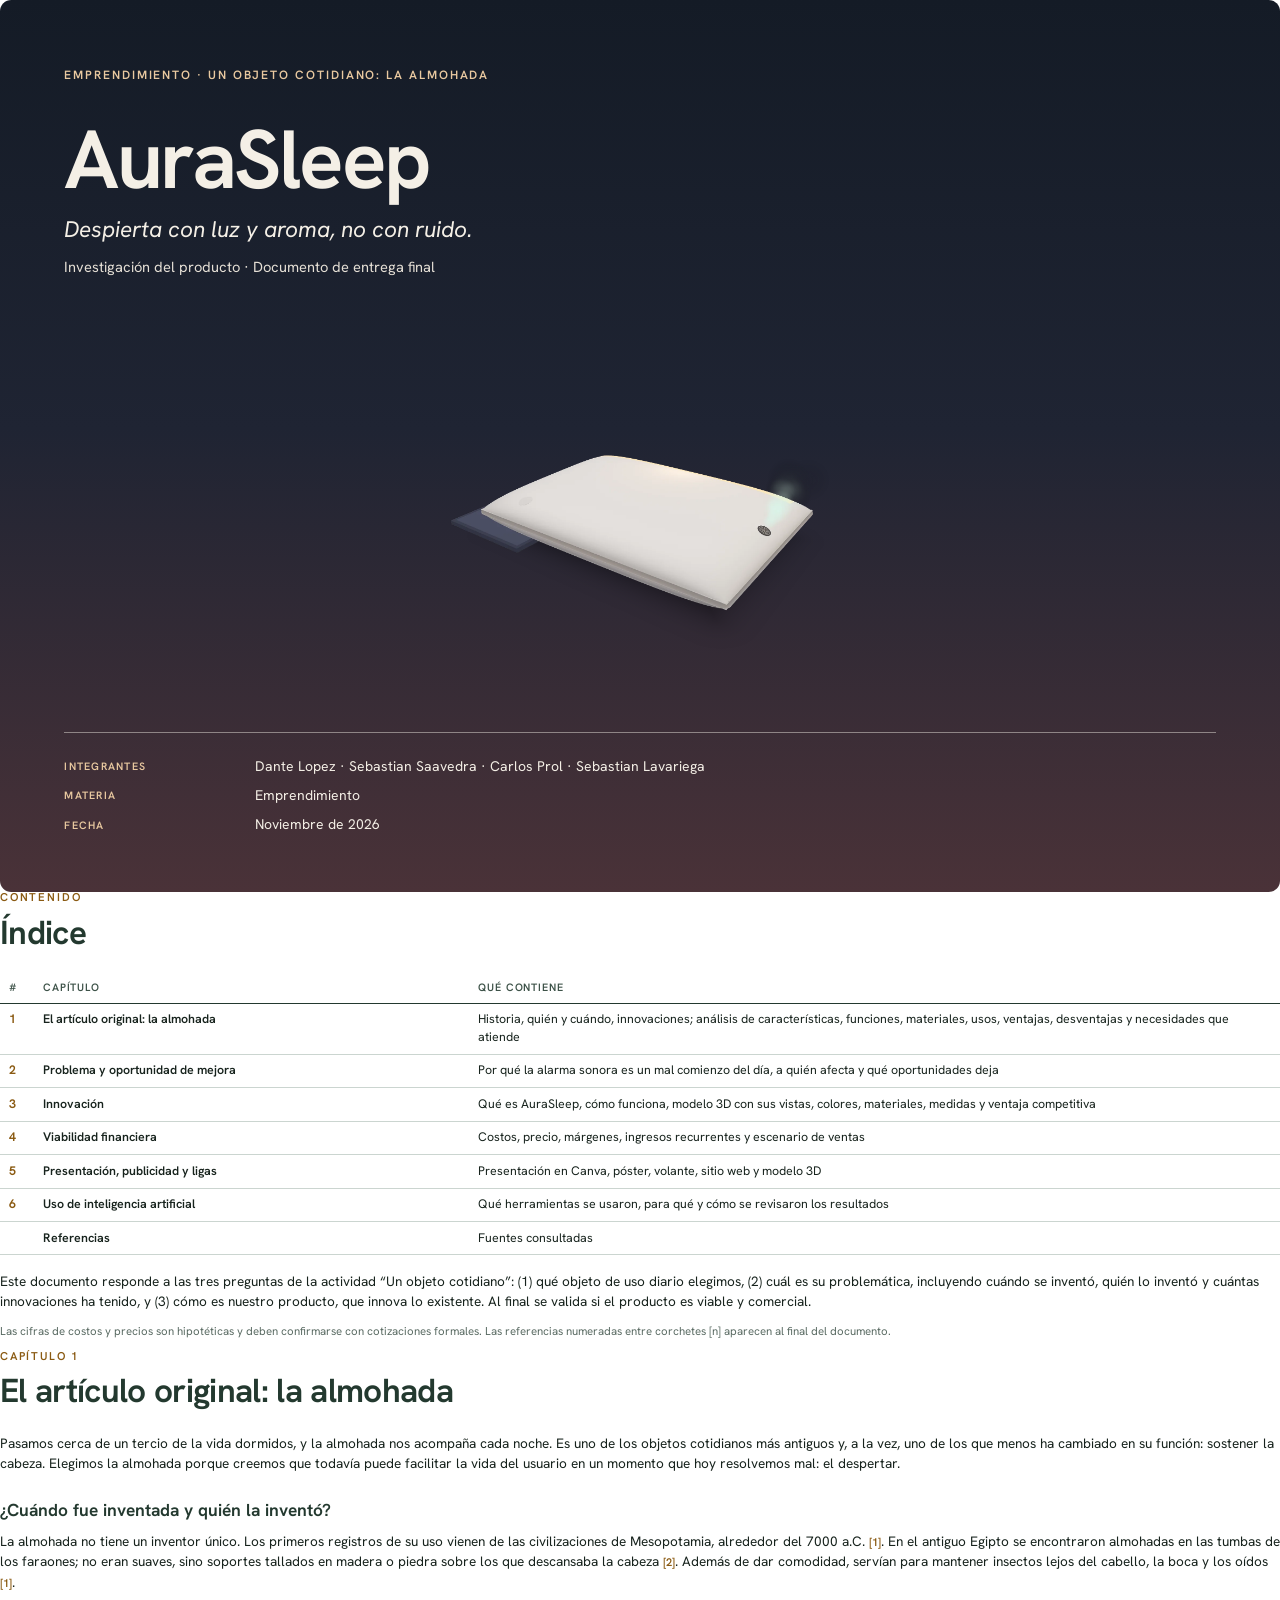
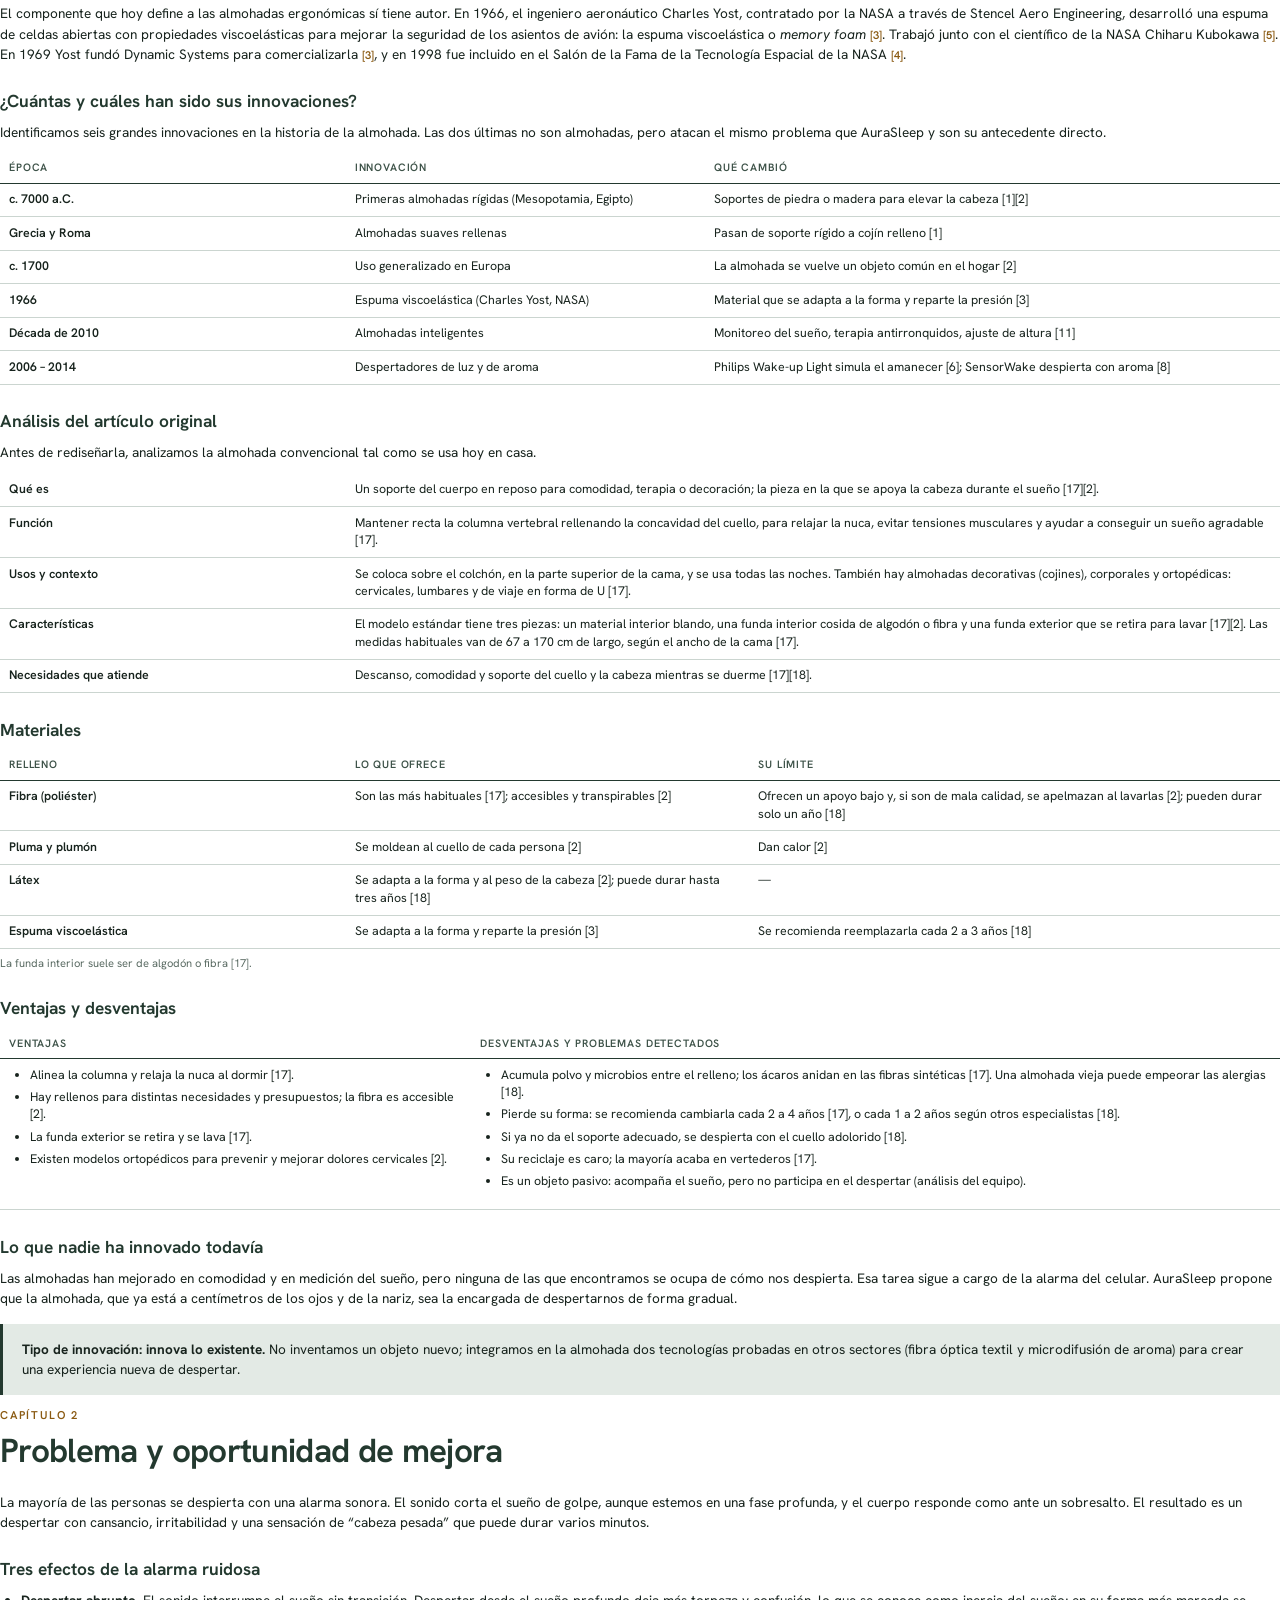
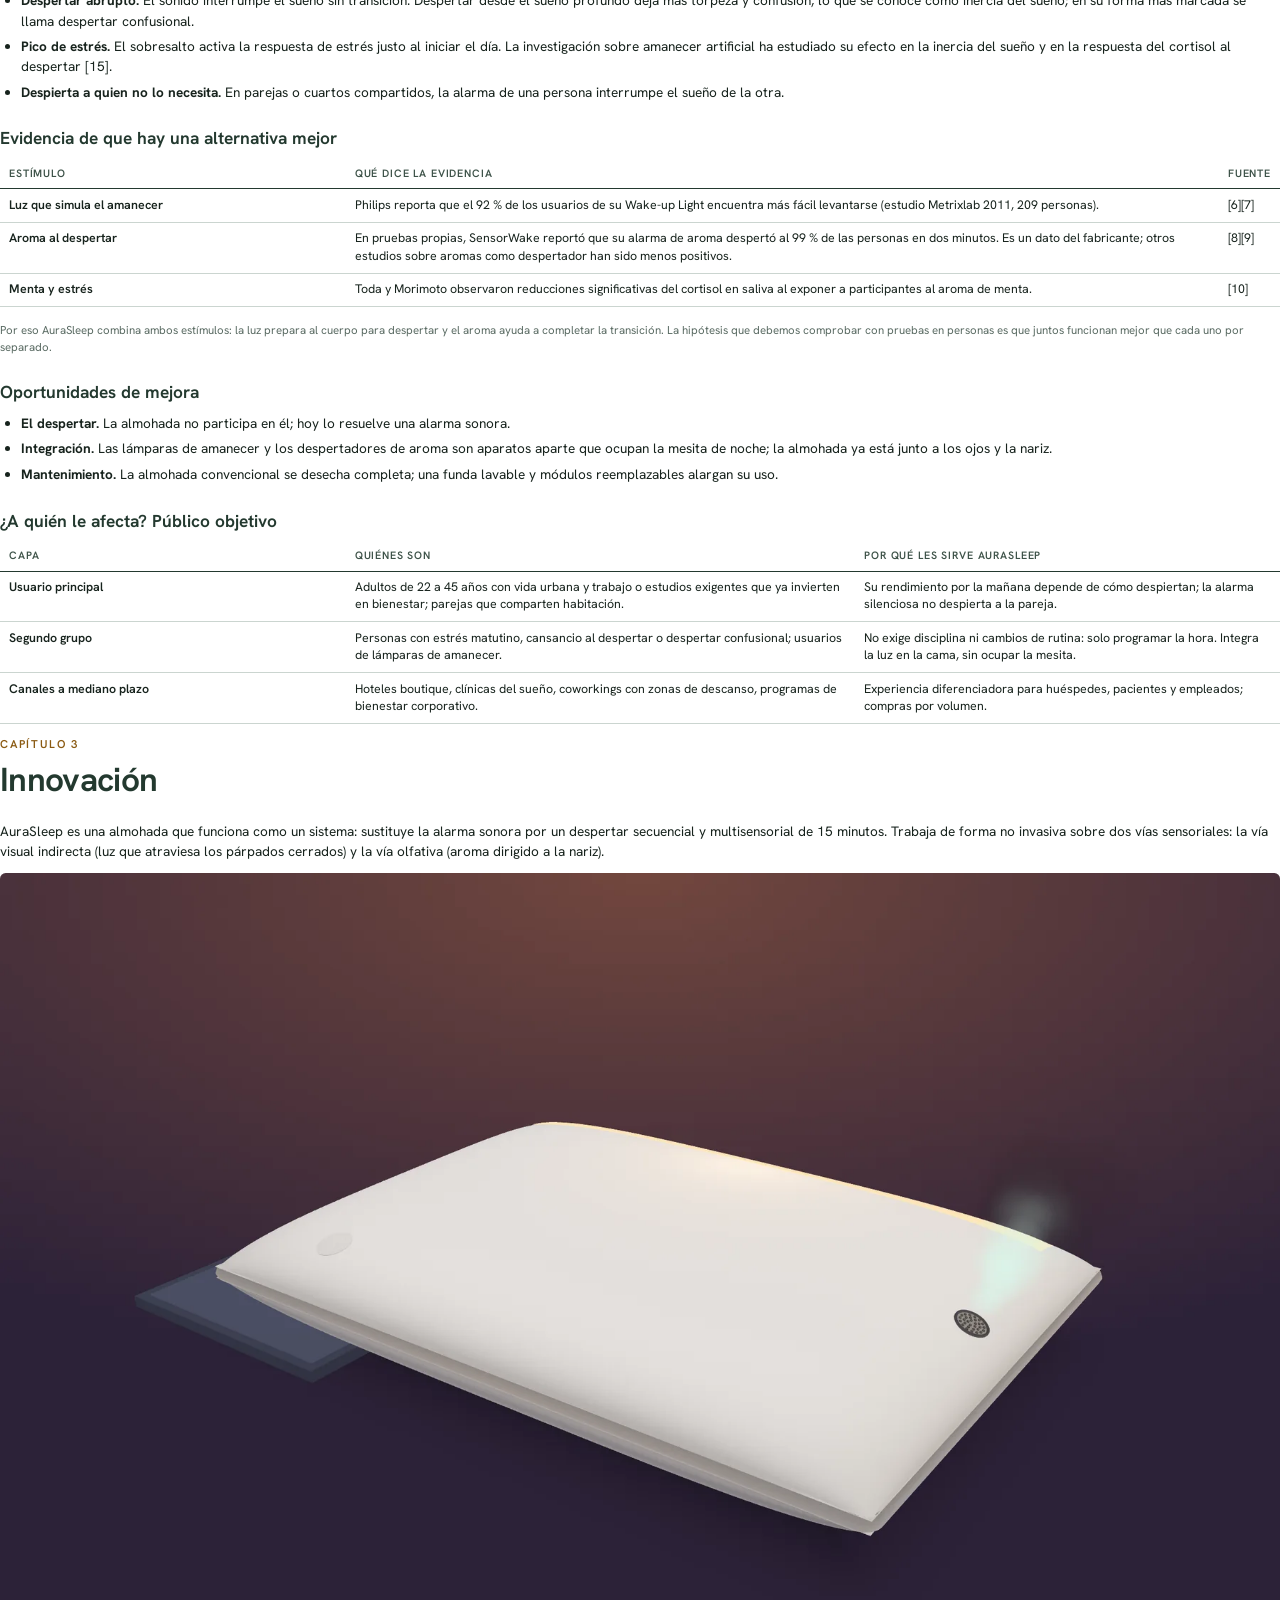
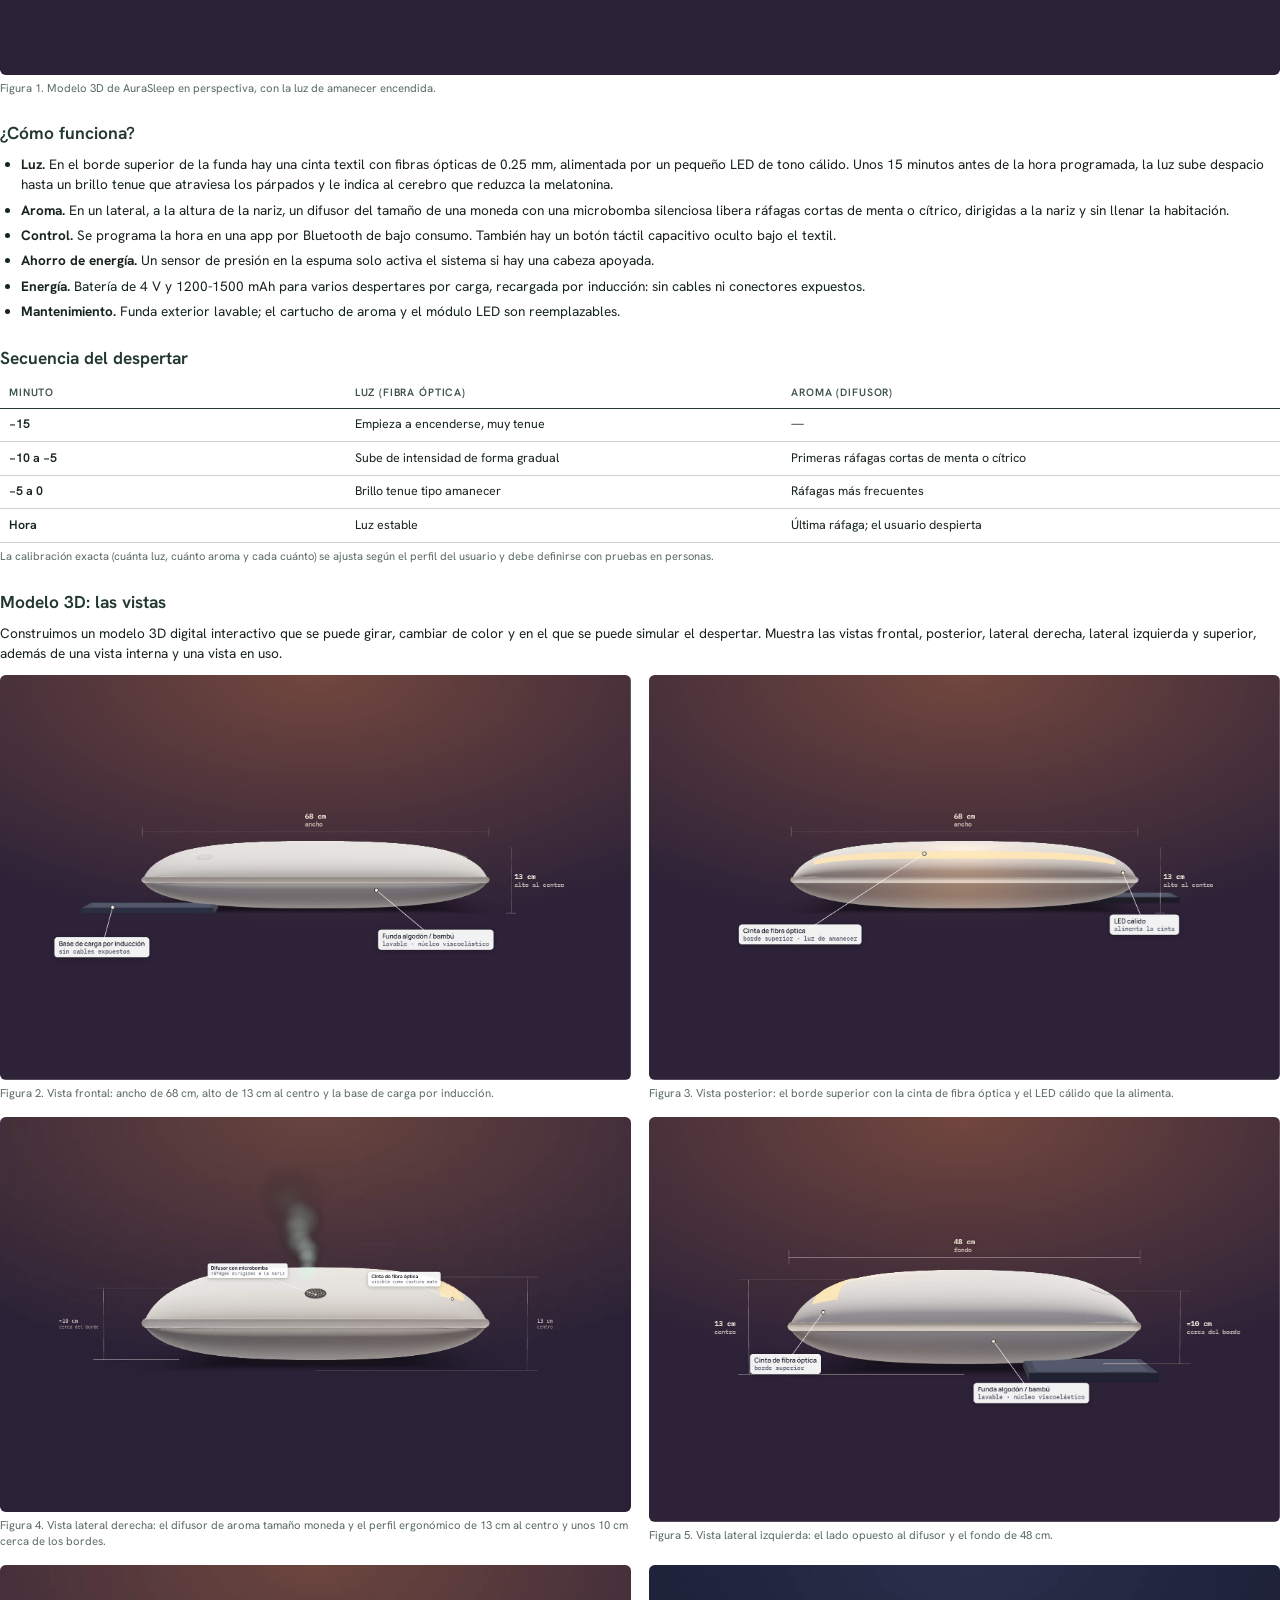
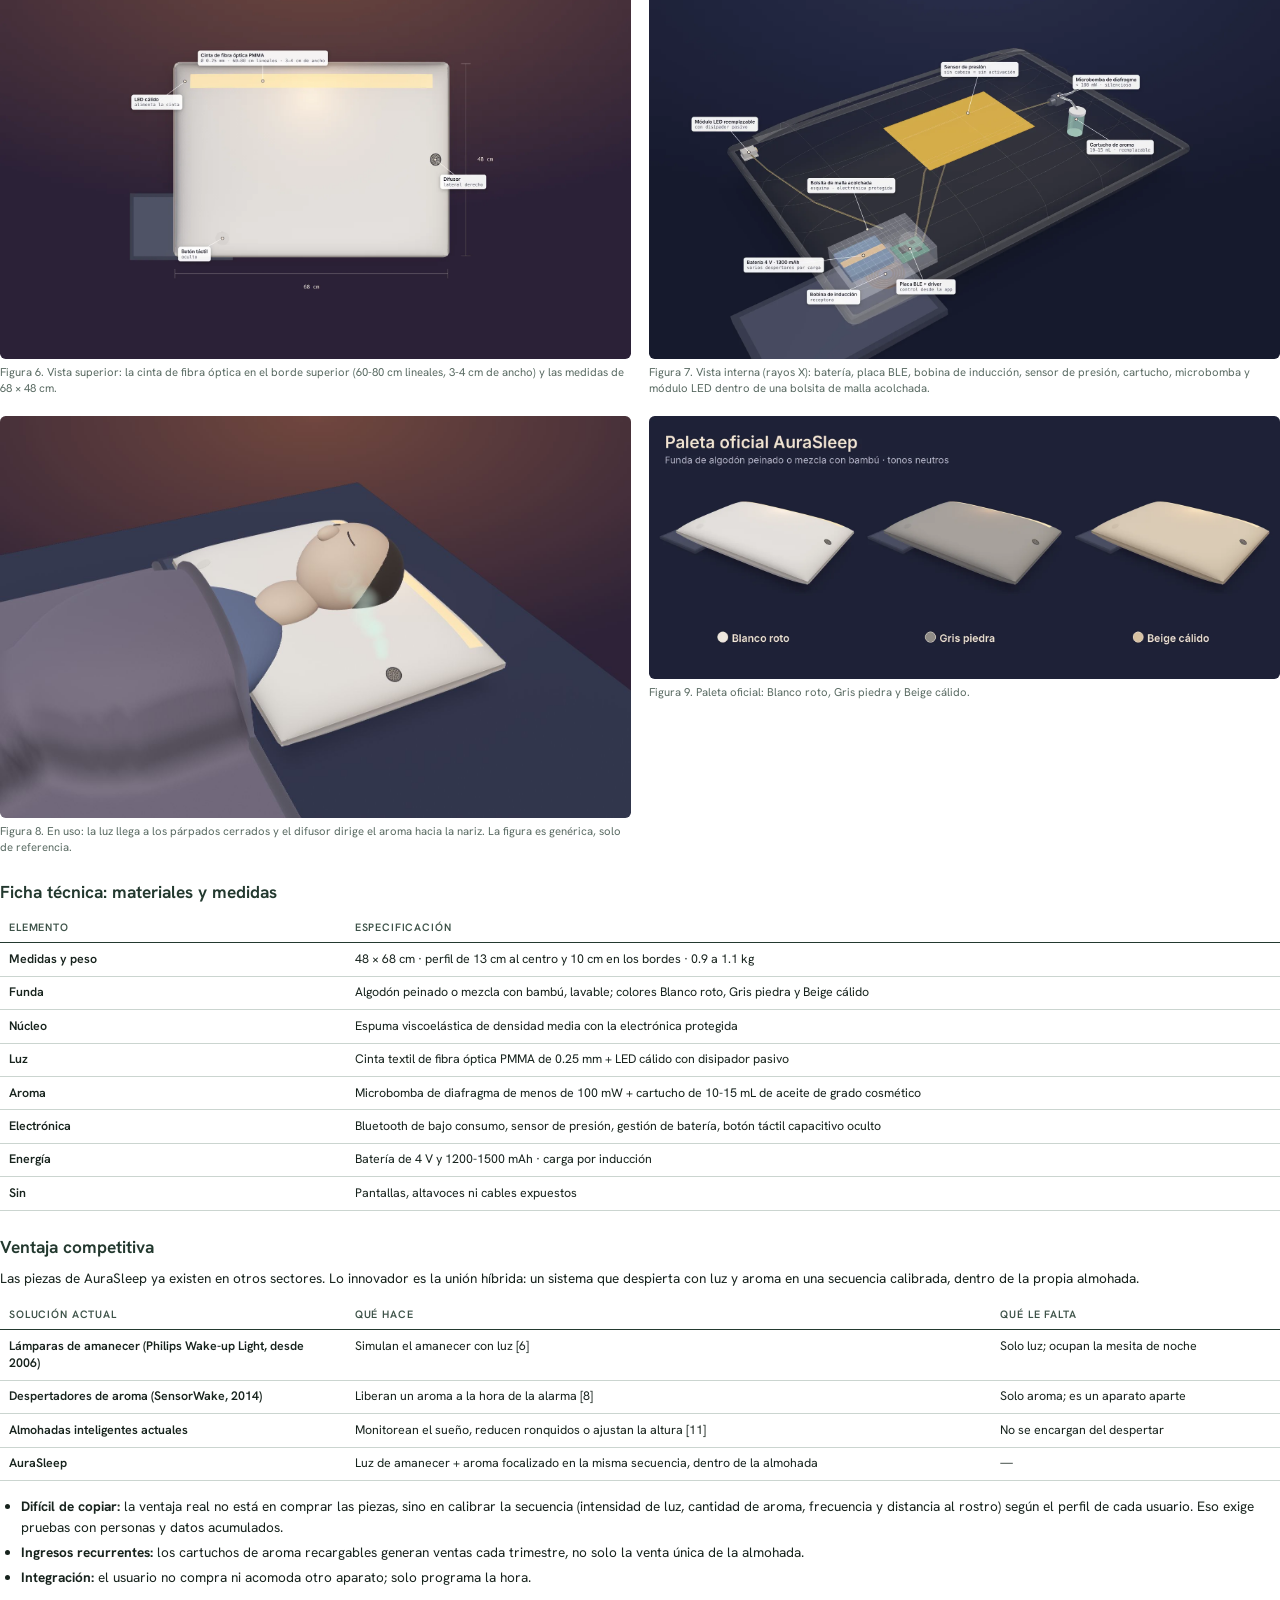
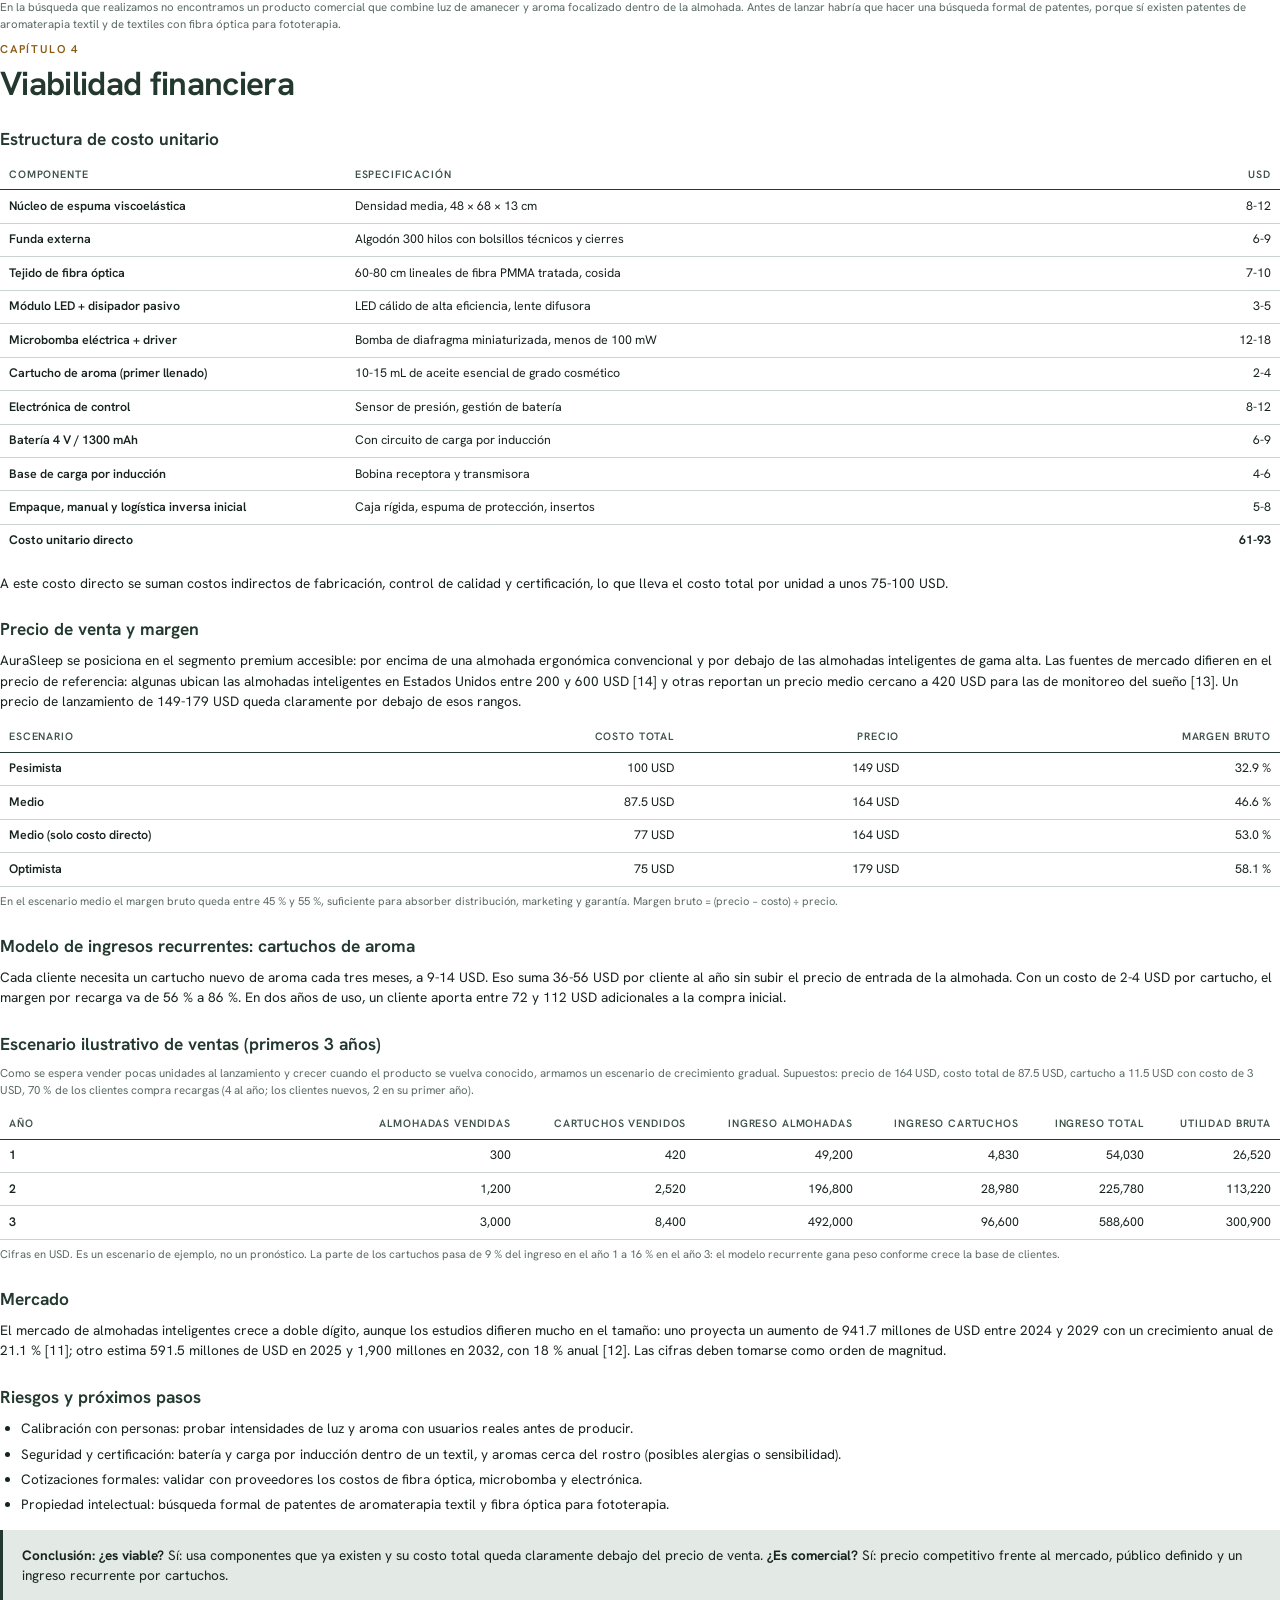
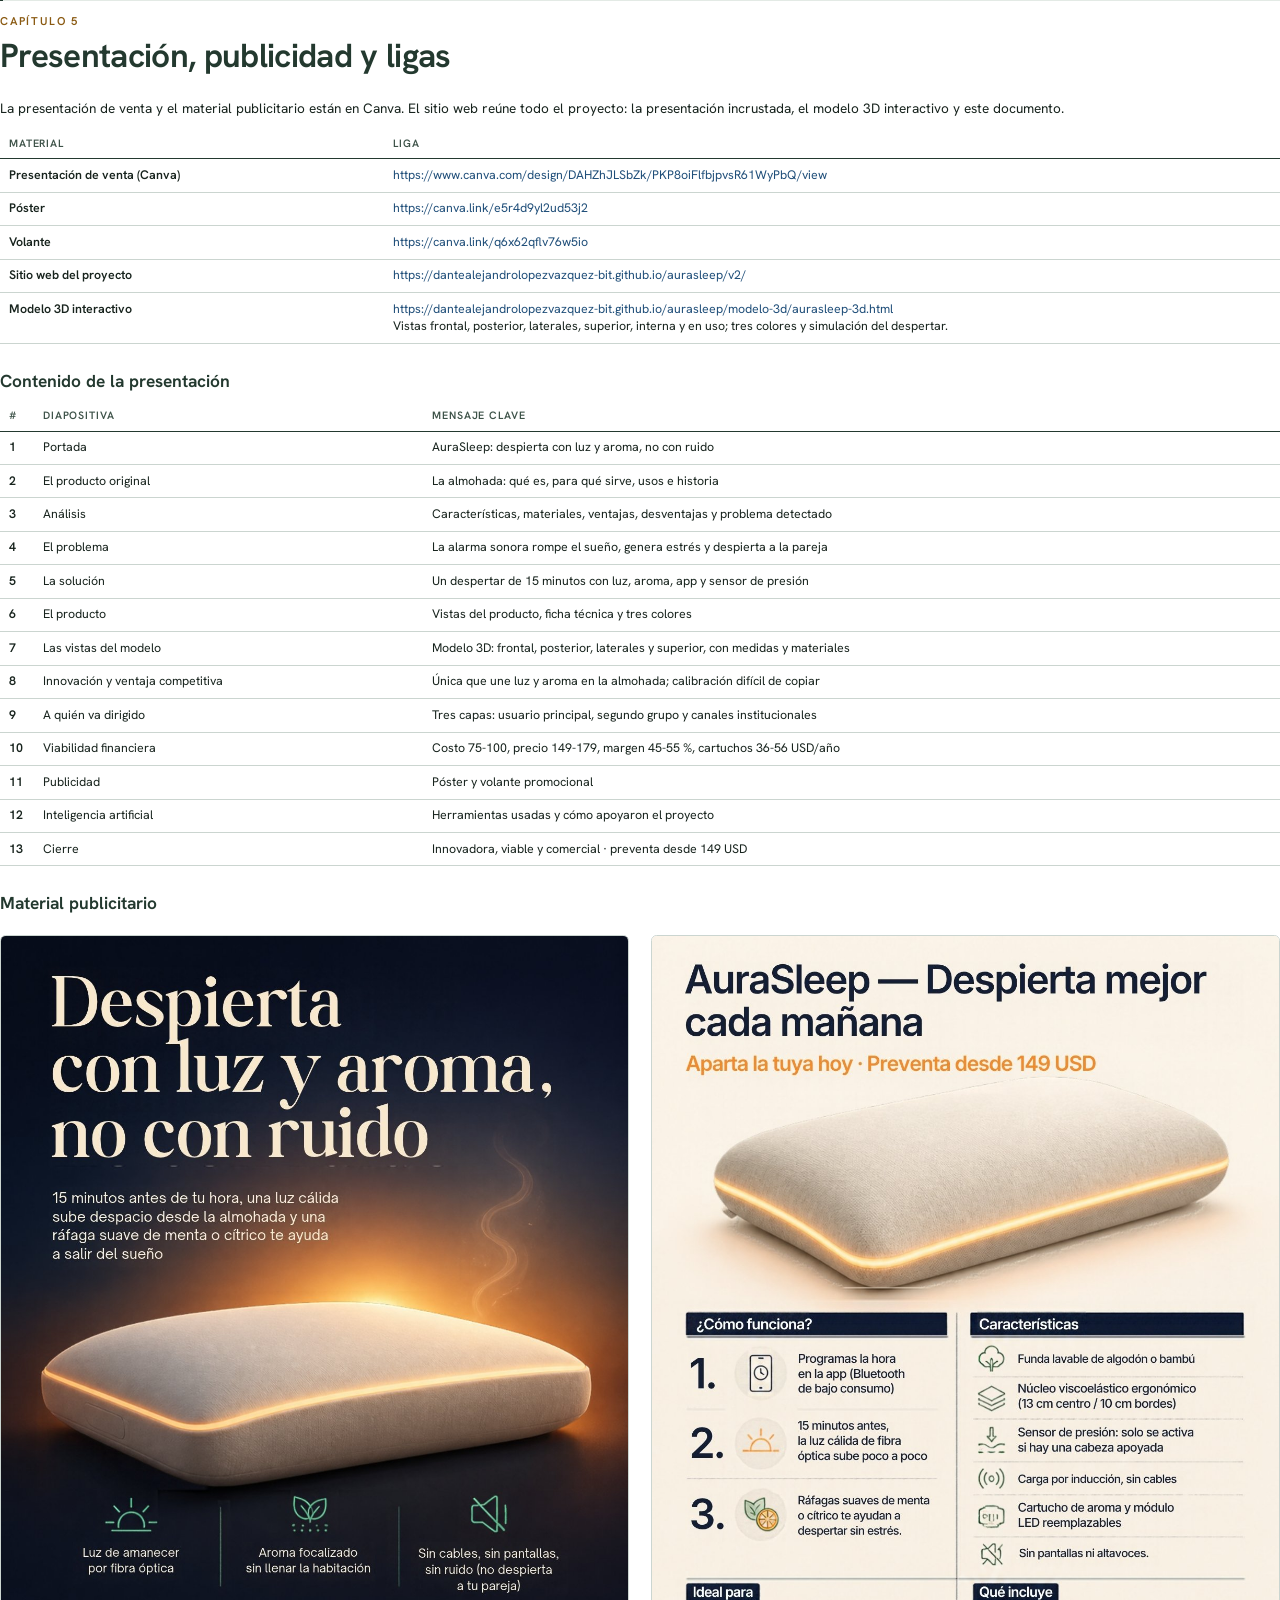
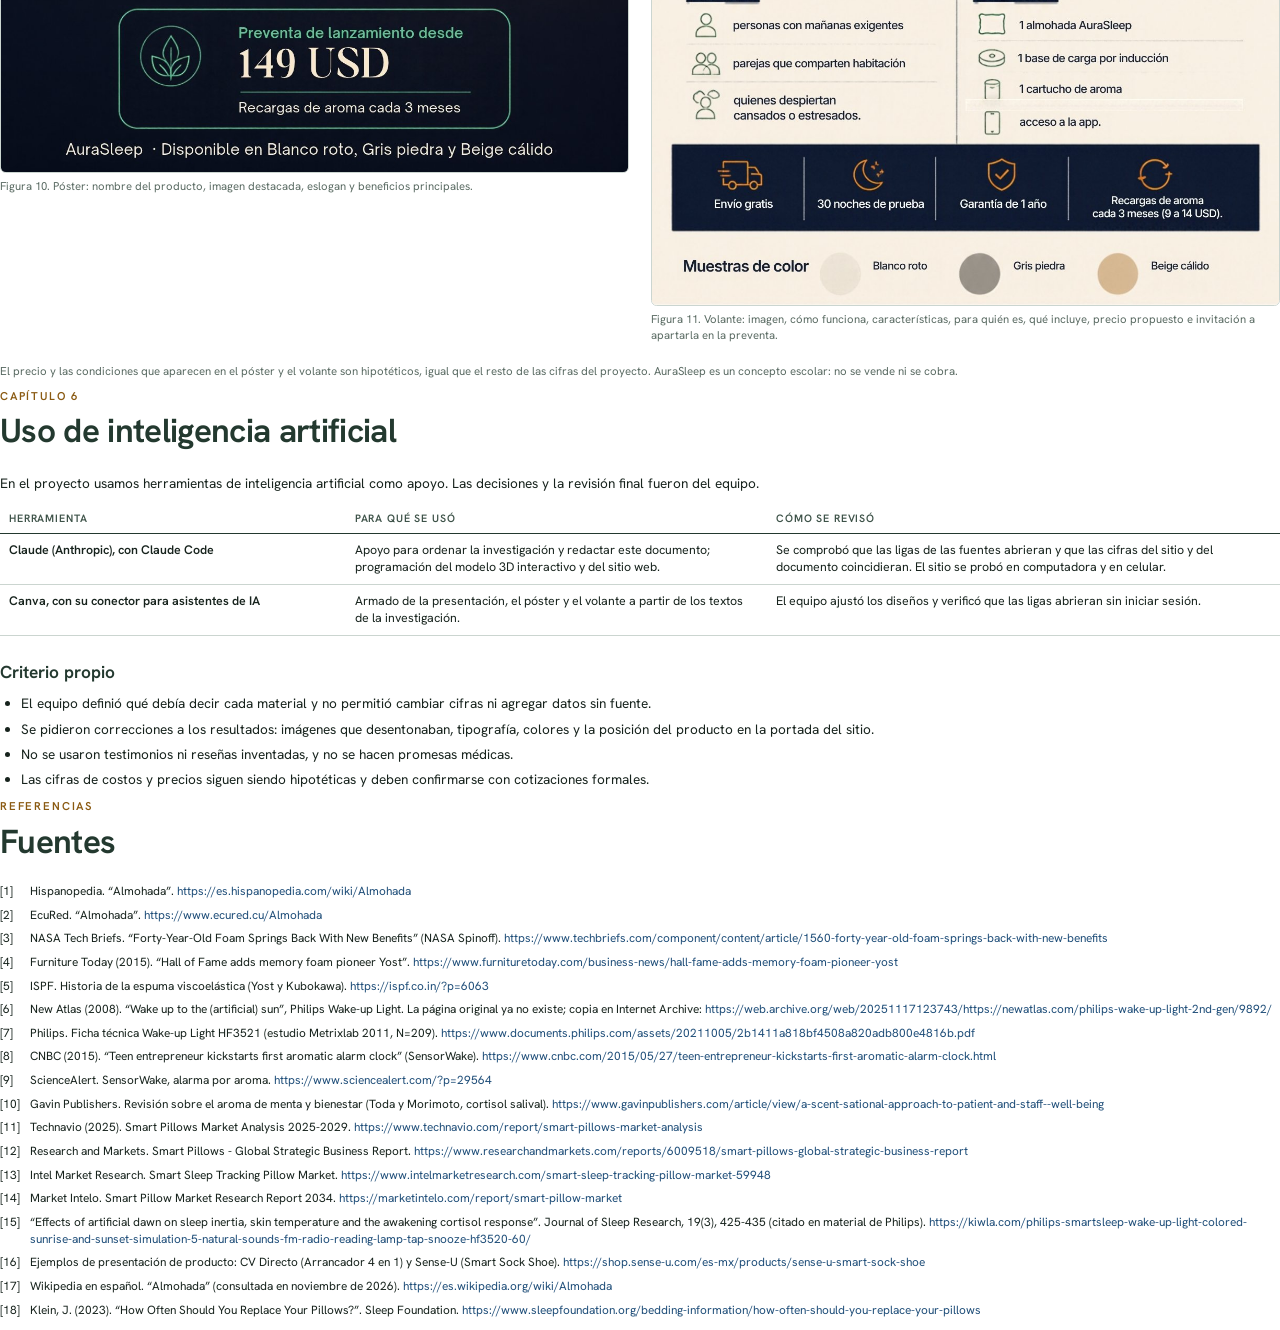
<file: docs/investigacion-fuente.html>
<!doctype html>
<html lang="es-MX">
<head>
<meta charset="utf-8">
<meta name="robots" content="noindex">
<title>AuraSleep · Investigación del producto</title>
<!-- Fuente del PDF docs/AuraSleep_Investigacion.pdf. Se imprime a PDF tamaño carta desde el navegador. -->
<style>
@font-face{font-family:"Hanken Grotesk";src:url("../v2/fonts/hanken-normal-latin.woff2") format("woff2");font-weight:100 900;font-style:normal}
@font-face{font-family:"Hanken Grotesk";src:url("../v2/fonts/hanken-italic-latin.woff2") format("woff2");font-weight:100 900;font-style:italic}
@page{size:Letter;margin:19mm 18mm 20mm;
  @bottom-left{content:"AuraSleep · Investigación del producto";font:400 8.5pt "Hanken Grotesk",sans-serif;color:#5A6B63}
  @bottom-right{content:counter(page);font:600 8.5pt "Hanken Grotesk",sans-serif;color:#5A6B63}}
*{box-sizing:border-box}
html{-webkit-print-color-adjust:exact;print-color-adjust:exact}
body{margin:0;font:400 10.2pt/1.5 "Hanken Grotesk",system-ui,sans-serif;color:#17231D}
h1,h2,h3,p,ul,ol,figure,table,dl{margin:0;padding:0}
.portada{height:236mm;color:#F4EFE6;background:linear-gradient(180deg,#141B26 0,#1F2433 48%,#4A3238 100%);border-radius:3mm;display:flex;flex-direction:column;justify-content:space-between;padding:18mm 17mm 15mm;break-after:page;overflow:hidden}
.portada__kicker{font:600 9pt/1.3 "Hanken Grotesk";letter-spacing:.16em;text-transform:uppercase;color:#E9C9A0}
.portada h1{font:650 62pt/1 "Hanken Grotesk";letter-spacing:-.03em;margin-top:9mm}
.portada__eslogan{font:italic 400 17pt/1.3 "Hanken Grotesk";margin-top:4mm}
.portada img{width:128mm;display:block;margin:0 auto}
.portada dl{display:grid;grid-template-columns:34mm 1fr;gap:2.2mm 6mm;font-size:10.5pt;border-top:1px solid rgba(244,239,230,.45);padding-top:6mm}
.portada dt{font-weight:600;letter-spacing:.12em;text-transform:uppercase;font-size:8pt;color:#E9C9A0;padding-top:.6mm}
.portada__doc{font-size:11pt;margin-top:3mm;color:#E6E0D6}
.cap{break-before:page}
.cap__num{font:600 8.5pt/1 "Hanken Grotesk";letter-spacing:.16em;text-transform:uppercase;color:#8A5A12}
h2{font:650 25pt/1.1 "Hanken Grotesk";letter-spacing:-.02em;margin:2.5mm 0 6mm;color:#23392F}
h3{font:650 13pt/1.25 "Hanken Grotesk";margin:7mm 0 2.5mm;color:#23392F;break-after:avoid}
p{margin-bottom:3mm}
p + ul, p + ol{margin-top:-1mm}
ul,ol{padding-left:5.5mm;margin-bottom:3mm}
li{margin-bottom:1.3mm}
table{width:100%;border-collapse:collapse;margin:2.5mm 0 4mm;font-size:9.3pt;line-height:1.4;break-inside:avoid}
caption{caption-side:bottom;text-align:left;font-size:8.4pt;color:#5A6B63;padding-top:1.8mm}
th,td{text-align:left;vertical-align:top;padding:2mm 2.4mm;border-bottom:1px solid #CBD5D0}
thead th{font:600 8pt/1.3 "Hanken Grotesk";letter-spacing:.08em;text-transform:uppercase;color:#3D5248;border-bottom:1.5px solid #23392F}
tbody th{font-weight:600;width:27%}
td.num,th.num{text-align:right;white-space:nowrap;font-variant-numeric:tabular-nums}
thead th.num{white-space:normal}
tr.total th,tr.total td{font-weight:650;border-top:1.5px solid #23392F;border-bottom:0}
.nota{font-size:8.6pt;line-height:1.45;color:#5A6B63}
.caja{background:#E3EAE5;border-left:3px solid #23392F;padding:4mm 5mm;margin:4mm 0;break-inside:avoid}
.caja p:last-child{margin-bottom:0}
figure{margin:3mm 0 5mm;break-inside:avoid;min-width:0}
figure img{display:block;width:100%;border-radius:1.5mm}
figcaption{font-size:8.5pt;line-height:1.4;color:#5A6B63;margin-top:1.6mm}
.dos{display:grid;grid-template-columns:minmax(0,1fr) minmax(0,1fr);gap:4mm 5mm}
.dos figure{margin:0}
.anuncios{display:grid;grid-template-columns:minmax(0,1fr) minmax(0,1fr);gap:6mm;align-items:start}
.anuncios img{border:1px solid #CBD5D0}
.indice td:first-child{width:9mm;font-weight:650;color:#8A5A12}
.indice td:nth-child(2){width:34%;font-weight:600}
.ligas td:first-child{font-weight:600;width:30%}
a{color:#1F4E79;text-decoration:none;overflow-wrap:anywhere}
.refs{font-size:8.9pt;line-height:1.42;list-style:none;padding:0}
.refs li{display:grid;grid-template-columns:8mm 1fr;margin-bottom:1.8mm;break-inside:avoid}
sup,.r{font-size:.82em;color:#8A5A12;font-weight:600;vertical-align:baseline}
</style>
</head>
<body>

<section class="portada">
  <div>
    <p class="portada__kicker">Emprendimiento · Un objeto cotidiano: la almohada</p>
    <h1>AuraSleep</h1>
    <p class="portada__eslogan">Despierta con luz y aroma, no con ruido.</p>
    <p class="portada__doc">Investigación del producto · Documento de entrega final</p>
  </div>
  <img src="../public/img/hero_aroma_nobg.webp" alt="Almohada AuraSleep con la luz de amanecer encendida.">
  <dl>
    <dt>Integrantes</dt><dd>Dante Lopez · Sebastian Saavedra · Carlos Prol · Sebastian Lavariega</dd>
    <dt>Materia</dt><dd>Emprendimiento</dd>
    <dt>Fecha</dt><dd>Noviembre de 2026</dd>
  </dl>
</section>

<section>
  <p class="cap__num">Contenido</p>
  <h2>Índice</h2>
  <table class="indice">
    <thead><tr><th>#</th><th>Capítulo</th><th>Qué contiene</th></tr></thead>
    <tbody>
      <tr><td>1</td><td>El artículo original: la almohada</td><td>Historia, quién y cuándo, innovaciones; análisis de características, funciones, materiales, usos, ventajas, desventajas y necesidades que atiende</td></tr>
      <tr><td>2</td><td>Problema y oportunidad de mejora</td><td>Por qué la alarma sonora es un mal comienzo del día, a quién afecta y qué oportunidades deja</td></tr>
      <tr><td>3</td><td>Innovación</td><td>Qué es AuraSleep, cómo funciona, modelo 3D con sus vistas, colores, materiales, medidas y ventaja competitiva</td></tr>
      <tr><td>4</td><td>Viabilidad financiera</td><td>Costos, precio, márgenes, ingresos recurrentes y escenario de ventas</td></tr>
      <tr><td>5</td><td>Presentación, publicidad y ligas</td><td>Presentación en Canva, póster, volante, sitio web y modelo 3D</td></tr>
      <tr><td>6</td><td>Uso de inteligencia artificial</td><td>Qué herramientas se usaron, para qué y cómo se revisaron los resultados</td></tr>
      <tr><td></td><td>Referencias</td><td>Fuentes consultadas</td></tr>
    </tbody>
  </table>
  <p>Este documento responde a las tres preguntas de la actividad “Un objeto cotidiano”: (1) qué objeto de uso diario elegimos, (2) cuál es su problemática, incluyendo cuándo se inventó, quién lo inventó y cuántas innovaciones ha tenido, y (3) cómo es nuestro producto, que innova lo existente. Al final se valida si el producto es viable y comercial.</p>
  <p class="nota">Las cifras de costos y precios son hipotéticas y deben confirmarse con cotizaciones formales. Las referencias numeradas entre corchetes [n] aparecen al final del documento.</p>
</section>

<!-- ================= 1 ================= -->
<section class="cap">
  <p class="cap__num">Capítulo 1</p>
  <h2>El artículo original: la almohada</h2>
  <p>Pasamos cerca de un tercio de la vida dormidos, y la almohada nos acompaña cada noche. Es uno de los objetos cotidianos más antiguos y, a la vez, uno de los que menos ha cambiado en su función: sostener la cabeza. Elegimos la almohada porque creemos que todavía puede facilitar la vida del usuario en un momento que hoy resolvemos mal: el despertar.</p>

  <h3>¿Cuándo fue inventada y quién la inventó?</h3>
  <p>La almohada no tiene un inventor único. Los primeros registros de su uso vienen de las civilizaciones de Mesopotamia, alrededor del 7000 a.C. <span class="r">[1]</span>. En el antiguo Egipto se encontraron almohadas en las tumbas de los faraones; no eran suaves, sino soportes tallados en madera o piedra sobre los que descansaba la cabeza <span class="r">[2]</span>. Además de dar comodidad, servían para mantener insectos lejos del cabello, la boca y los oídos <span class="r">[1]</span>.</p>
  <p>El componente que hoy define a las almohadas ergonómicas sí tiene autor. En 1966, el ingeniero aeronáutico Charles Yost, contratado por la NASA a través de Stencel Aero Engineering, desarrolló una espuma de celdas abiertas con propiedades viscoelásticas para mejorar la seguridad de los asientos de avión: la espuma viscoelástica o <em>memory foam</em> <span class="r">[3]</span>. Trabajó junto con el científico de la NASA Chiharu Kubokawa <span class="r">[5]</span>. En 1969 Yost fundó Dynamic Systems para comercializarla <span class="r">[3]</span>, y en 1998 fue incluido en el Salón de la Fama de la Tecnología Espacial de la NASA <span class="r">[4]</span>.</p>

  <h3>¿Cuántas y cuáles han sido sus innovaciones?</h3>
  <p>Identificamos seis grandes innovaciones en la historia de la almohada. Las dos últimas no son almohadas, pero atacan el mismo problema que AuraSleep y son su antecedente directo.</p>
  <table>
    <thead><tr><th>Época</th><th>Innovación</th><th>Qué cambió</th></tr></thead>
    <tbody>
      <tr><th>c. 7000 a.C.</th><td>Primeras almohadas rígidas (Mesopotamia, Egipto)</td><td>Soportes de piedra o madera para elevar la cabeza [1][2]</td></tr>
      <tr><th>Grecia y Roma</th><td>Almohadas suaves rellenas</td><td>Pasan de soporte rígido a cojín relleno [1]</td></tr>
      <tr><th>c. 1700</th><td>Uso generalizado en Europa</td><td>La almohada se vuelve un objeto común en el hogar [2]</td></tr>
      <tr><th>1966</th><td>Espuma viscoelástica (Charles Yost, NASA)</td><td>Material que se adapta a la forma y reparte la presión [3]</td></tr>
      <tr><th>Década de 2010</th><td>Almohadas inteligentes</td><td>Monitoreo del sueño, terapia antirronquidos, ajuste de altura [11]</td></tr>
      <tr><th>2006 – 2014</th><td>Despertadores de luz y de aroma</td><td>Philips Wake-up Light simula el amanecer [6]; SensorWake despierta con aroma [8]</td></tr>
    </tbody>
  </table>

  <h3>Análisis del artículo original</h3>
  <p>Antes de rediseñarla, analizamos la almohada convencional tal como se usa hoy en casa.</p>
  <table>
    <tbody>
      <tr><th>Qué es</th><td>Un soporte del cuerpo en reposo para comodidad, terapia o decoración; la pieza en la que se apoya la cabeza durante el sueño [17][2].</td></tr>
      <tr><th>Función</th><td>Mantener recta la columna vertebral rellenando la concavidad del cuello, para relajar la nuca, evitar tensiones musculares y ayudar a conseguir un sueño agradable [17].</td></tr>
      <tr><th>Usos y contexto</th><td>Se coloca sobre el colchón, en la parte superior de la cama, y se usa todas las noches. También hay almohadas decorativas (cojines), corporales y ortopédicas: cervicales, lumbares y de viaje en forma de U [17].</td></tr>
      <tr><th>Características</th><td>El modelo estándar tiene tres piezas: un material interior blando, una funda interior cosida de algodón o fibra y una funda exterior que se retira para lavar [17][2]. Las medidas habituales van de 67 a 170 cm de largo, según el ancho de la cama [17].</td></tr>
      <tr><th>Necesidades que atiende</th><td>Descanso, comodidad y soporte del cuello y la cabeza mientras se duerme [17][18].</td></tr>
    </tbody>
  </table>

  <h3>Materiales</h3>
  <table>
    <thead><tr><th>Relleno</th><th>Lo que ofrece</th><th>Su límite</th></tr></thead>
    <tbody>
      <tr><th>Fibra (poliéster)</th><td>Son las más habituales [17]; accesibles y transpirables [2]</td><td>Ofrecen un apoyo bajo y, si son de mala calidad, se apelmazan al lavarlas [2]; pueden durar solo un año [18]</td></tr>
      <tr><th>Pluma y plumón</th><td>Se moldean al cuello de cada persona [2]</td><td>Dan calor [2]</td></tr>
      <tr><th>Látex</th><td>Se adapta a la forma y al peso de la cabeza [2]; puede durar hasta tres años [18]</td><td>—</td></tr>
      <tr><th>Espuma viscoelástica</th><td>Se adapta a la forma y reparte la presión [3]</td><td>Se recomienda reemplazarla cada 2 a 3 años [18]</td></tr>
    </tbody>
    <caption>La funda interior suele ser de algodón o fibra [17].</caption>
  </table>

  <h3>Ventajas y desventajas</h3>
  <table>
    <thead><tr><th>Ventajas</th><th>Desventajas y problemas detectados</th></tr></thead>
    <tbody>
      <tr>
        <td>
          <ul>
            <li>Alinea la columna y relaja la nuca al dormir [17].</li>
            <li>Hay rellenos para distintas necesidades y presupuestos; la fibra es accesible [2].</li>
            <li>La funda exterior se retira y se lava [17].</li>
            <li>Existen modelos ortopédicos para prevenir y mejorar dolores cervicales [2].</li>
          </ul>
        </td>
        <td>
          <ul>
            <li>Acumula polvo y microbios entre el relleno; los ácaros anidan en las fibras sintéticas [17]. Una almohada vieja puede empeorar las alergias [18].</li>
            <li>Pierde su forma: se recomienda cambiarla cada 2 a 4 años [17], o cada 1 a 2 años según otros especialistas [18].</li>
            <li>Si ya no da el soporte adecuado, se despierta con el cuello adolorido [18].</li>
            <li>Su reciclaje es caro; la mayoría acaba en vertederos [17].</li>
            <li>Es un objeto pasivo: acompaña el sueño, pero no participa en el despertar (análisis del equipo).</li>
          </ul>
        </td>
      </tr>
    </tbody>
  </table>

  <h3>Lo que nadie ha innovado todavía</h3>
  <p>Las almohadas han mejorado en comodidad y en medición del sueño, pero ninguna de las que encontramos se ocupa de cómo nos despierta. Esa tarea sigue a cargo de la alarma del celular. AuraSleep propone que la almohada, que ya está a centímetros de los ojos y de la nariz, sea la encargada de despertarnos de forma gradual.</p>
  <div class="caja"><p><strong>Tipo de innovación: innova lo existente.</strong> No inventamos un objeto nuevo; integramos en la almohada dos tecnologías probadas en otros sectores (fibra óptica textil y microdifusión de aroma) para crear una experiencia nueva de despertar.</p></div>
</section>

<!-- ================= 2 ================= -->
<section class="cap">
  <p class="cap__num">Capítulo 2</p>
  <h2>Problema y oportunidad de mejora</h2>
  <p>La mayoría de las personas se despierta con una alarma sonora. El sonido corta el sueño de golpe, aunque estemos en una fase profunda, y el cuerpo responde como ante un sobresalto. El resultado es un despertar con cansancio, irritabilidad y una sensación de “cabeza pesada” que puede durar varios minutos.</p>

  <h3>Tres efectos de la alarma ruidosa</h3>
  <ul>
    <li><strong>Despertar abrupto.</strong> El sonido interrumpe el sueño sin transición. Despertar desde el sueño profundo deja más torpeza y confusión, lo que se conoce como inercia del sueño; en su forma más marcada se llama despertar confusional.</li>
    <li><strong>Pico de estrés.</strong> El sobresalto activa la respuesta de estrés justo al iniciar el día. La investigación sobre amanecer artificial ha estudiado su efecto en la inercia del sueño y en la respuesta del cortisol al despertar [15].</li>
    <li><strong>Despierta a quien no lo necesita.</strong> En parejas o cuartos compartidos, la alarma de una persona interrumpe el sueño de la otra.</li>
  </ul>

  <h3>Evidencia de que hay una alternativa mejor</h3>
  <table>
    <thead><tr><th>Estímulo</th><th>Qué dice la evidencia</th><th>Fuente</th></tr></thead>
    <tbody>
      <tr><th>Luz que simula el amanecer</th><td>Philips reporta que el 92 % de los usuarios de su Wake-up Light encuentra más fácil levantarse (estudio Metrixlab 2011, 209 personas).</td><td>[6][7]</td></tr>
      <tr><th>Aroma al despertar</th><td>En pruebas propias, SensorWake reportó que su alarma de aroma despertó al 99 % de las personas en dos minutos. Es un dato del fabricante; otros estudios sobre aromas como despertador han sido menos positivos.</td><td>[8][9]</td></tr>
      <tr><th>Menta y estrés</th><td>Toda y Morimoto observaron reducciones significativas del cortisol en saliva al exponer a participantes al aroma de menta.</td><td>[10]</td></tr>
    </tbody>
  </table>
  <p class="nota">Por eso AuraSleep combina ambos estímulos: la luz prepara al cuerpo para despertar y el aroma ayuda a completar la transición. La hipótesis que debemos comprobar con pruebas en personas es que juntos funcionan mejor que cada uno por separado.</p>

  <h3>Oportunidades de mejora</h3>
  <ul>
    <li><strong>El despertar.</strong> La almohada no participa en él; hoy lo resuelve una alarma sonora.</li>
    <li><strong>Integración.</strong> Las lámparas de amanecer y los despertadores de aroma son aparatos aparte que ocupan la mesita de noche; la almohada ya está junto a los ojos y la nariz.</li>
    <li><strong>Mantenimiento.</strong> La almohada convencional se desecha completa; una funda lavable y módulos reemplazables alargan su uso.</li>
  </ul>

  <h3>¿A quién le afecta? Público objetivo</h3>
  <table>
    <thead><tr><th>Capa</th><th>Quiénes son</th><th>Por qué les sirve AuraSleep</th></tr></thead>
    <tbody>
      <tr><th>Usuario principal</th><td>Adultos de 22 a 45 años con vida urbana y trabajo o estudios exigentes que ya invierten en bienestar; parejas que comparten habitación.</td><td>Su rendimiento por la mañana depende de cómo despiertan; la alarma silenciosa no despierta a la pareja.</td></tr>
      <tr><th>Segundo grupo</th><td>Personas con estrés matutino, cansancio al despertar o despertar confusional; usuarios de lámparas de amanecer.</td><td>No exige disciplina ni cambios de rutina: solo programar la hora. Integra la luz en la cama, sin ocupar la mesita.</td></tr>
      <tr><th>Canales a mediano plazo</th><td>Hoteles boutique, clínicas del sueño, coworkings con zonas de descanso, programas de bienestar corporativo.</td><td>Experiencia diferenciadora para huéspedes, pacientes y empleados; compras por volumen.</td></tr>
    </tbody>
  </table>
</section>

<!-- ================= 3 ================= -->
<section class="cap">
  <p class="cap__num">Capítulo 3</p>
  <h2>Innovación</h2>
  <p>AuraSleep es una almohada que funciona como un sistema: sustituye la alarma sonora por un despertar secuencial y multisensorial de 15 minutos. Trabaja de forma no invasiva sobre dos vías sensoriales: la vía visual indirecta (luz que atraviesa los párpados cerrados) y la vía olfativa (aroma dirigido a la nariz).</p>
  <figure><img src="../public/img/hero_amanecer.webp" alt=""><figcaption>Figura 1. Modelo 3D de AuraSleep en perspectiva, con la luz de amanecer encendida.</figcaption></figure>

  <h3>¿Cómo funciona?</h3>
  <ul>
    <li><strong>Luz.</strong> En el borde superior de la funda hay una cinta textil con fibras ópticas de 0.25 mm, alimentada por un pequeño LED de tono cálido. Unos 15 minutos antes de la hora programada, la luz sube despacio hasta un brillo tenue que atraviesa los párpados y le indica al cerebro que reduzca la melatonina.</li>
    <li><strong>Aroma.</strong> En un lateral, a la altura de la nariz, un difusor del tamaño de una moneda con una microbomba silenciosa libera ráfagas cortas de menta o cítrico, dirigidas a la nariz y sin llenar la habitación.</li>
    <li><strong>Control.</strong> Se programa la hora en una app por Bluetooth de bajo consumo. También hay un botón táctil capacitivo oculto bajo el textil.</li>
    <li><strong>Ahorro de energía.</strong> Un sensor de presión en la espuma solo activa el sistema si hay una cabeza apoyada.</li>
    <li><strong>Energía.</strong> Batería de 4 V y 1200-1500 mAh para varios despertares por carga, recargada por inducción: sin cables ni conectores expuestos.</li>
    <li><strong>Mantenimiento.</strong> Funda exterior lavable; el cartucho de aroma y el módulo LED son reemplazables.</li>
  </ul>

  <h3>Secuencia del despertar</h3>
  <table>
    <thead><tr><th>Minuto</th><th>Luz (fibra óptica)</th><th>Aroma (difusor)</th></tr></thead>
    <tbody>
      <tr><th>−15</th><td>Empieza a encenderse, muy tenue</td><td>—</td></tr>
      <tr><th>−10 a −5</th><td>Sube de intensidad de forma gradual</td><td>Primeras ráfagas cortas de menta o cítrico</td></tr>
      <tr><th>−5 a 0</th><td>Brillo tenue tipo amanecer</td><td>Ráfagas más frecuentes</td></tr>
      <tr><th>Hora</th><td>Luz estable</td><td>Última ráfaga; el usuario despierta</td></tr>
    </tbody>
    <caption>La calibración exacta (cuánta luz, cuánto aroma y cada cuánto) se ajusta según el perfil del usuario y debe definirse con pruebas en personas.</caption>
  </table>

  <h3>Modelo 3D: las vistas</h3>
  <p>Construimos un modelo 3D digital interactivo que se puede girar, cambiar de color y en el que se puede simular el despertar. Muestra las vistas frontal, posterior, lateral derecha, lateral izquierda y superior, además de una vista interna y una vista en uso.</p>
  <div class="dos">
    <figure><img src="../public/img/vista_frontal.jpg" alt=""><figcaption>Figura 2. Vista frontal: ancho de 68 cm, alto de 13 cm al centro y la base de carga por inducción.</figcaption></figure>
    <figure><img src="../public/img/vista_posterior.jpg" alt=""><figcaption>Figura 3. Vista posterior: el borde superior con la cinta de fibra óptica y el LED cálido que la alimenta.</figcaption></figure>
    <figure><img src="../public/img/vista_lateral.webp" alt=""><figcaption>Figura 4. Vista lateral derecha: el difusor de aroma tamaño moneda y el perfil ergonómico de 13 cm al centro y unos 10 cm cerca de los bordes.</figcaption></figure>
    <figure><img src="../public/img/vista_izquierda.jpg" alt=""><figcaption>Figura 5. Vista lateral izquierda: el lado opuesto al difusor y el fondo de 48 cm.</figcaption></figure>
    <figure><img src="../public/img/vista_superior.webp" alt=""><figcaption>Figura 6. Vista superior: la cinta de fibra óptica en el borde superior (60-80 cm lineales, 3-4 cm de ancho) y las medidas de 68 × 48 cm.</figcaption></figure>
    <figure><img src="../public/img/vista_interna.webp" alt=""><figcaption>Figura 7. Vista interna (rayos X): batería, placa BLE, bobina de inducción, sensor de presión, cartucho, microbomba y módulo LED dentro de una bolsita de malla acolchada.</figcaption></figure>
  </div>
  <div class="dos" style="margin-top:5mm">
    <figure><img src="../public/img/vista_uso.jpg" alt=""><figcaption>Figura 8. En uso: la luz llega a los párpados cerrados y el difusor dirige el aroma hacia la nariz. La figura es genérica, solo de referencia.</figcaption></figure>
    <figure><img src="../public/img/colores.webp" alt=""><figcaption>Figura 9. Paleta oficial: Blanco roto, Gris piedra y Beige cálido.</figcaption></figure>
  </div>

  <h3>Ficha técnica: materiales y medidas</h3>
  <table>
    <thead><tr><th>Elemento</th><th>Especificación</th></tr></thead>
    <tbody>
      <tr><th>Medidas y peso</th><td>48 × 68 cm · perfil de 13 cm al centro y 10 cm en los bordes · 0.9 a 1.1 kg</td></tr>
      <tr><th>Funda</th><td>Algodón peinado o mezcla con bambú, lavable; colores Blanco roto, Gris piedra y Beige cálido</td></tr>
      <tr><th>Núcleo</th><td>Espuma viscoelástica de densidad media con la electrónica protegida</td></tr>
      <tr><th>Luz</th><td>Cinta textil de fibra óptica PMMA de 0.25 mm + LED cálido con disipador pasivo</td></tr>
      <tr><th>Aroma</th><td>Microbomba de diafragma de menos de 100 mW + cartucho de 10-15 mL de aceite de grado cosmético</td></tr>
      <tr><th>Electrónica</th><td>Bluetooth de bajo consumo, sensor de presión, gestión de batería, botón táctil capacitivo oculto</td></tr>
      <tr><th>Energía</th><td>Batería de 4 V y 1200-1500 mAh · carga por inducción</td></tr>
      <tr><th>Sin</th><td>Pantallas, altavoces ni cables expuestos</td></tr>
    </tbody>
  </table>

  <h3>Ventaja competitiva</h3>
  <p>Las piezas de AuraSleep ya existen en otros sectores. Lo innovador es la unión híbrida: un sistema que despierta con luz y aroma en una secuencia calibrada, dentro de la propia almohada.</p>
  <table>
    <thead><tr><th>Solución actual</th><th>Qué hace</th><th>Qué le falta</th></tr></thead>
    <tbody>
      <tr><th>Lámparas de amanecer (Philips Wake-up Light, desde 2006)</th><td>Simulan el amanecer con luz [6]</td><td>Solo luz; ocupan la mesita de noche</td></tr>
      <tr><th>Despertadores de aroma (SensorWake, 2014)</th><td>Liberan un aroma a la hora de la alarma [8]</td><td>Solo aroma; es un aparato aparte</td></tr>
      <tr><th>Almohadas inteligentes actuales</th><td>Monitorean el sueño, reducen ronquidos o ajustan la altura [11]</td><td>No se encargan del despertar</td></tr>
      <tr><th>AuraSleep</th><td>Luz de amanecer + aroma focalizado en la misma secuencia, dentro de la almohada</td><td>—</td></tr>
    </tbody>
  </table>
  <ul>
    <li><strong>Difícil de copiar:</strong> la ventaja real no está en comprar las piezas, sino en calibrar la secuencia (intensidad de luz, cantidad de aroma, frecuencia y distancia al rostro) según el perfil de cada usuario. Eso exige pruebas con personas y datos acumulados.</li>
    <li><strong>Ingresos recurrentes:</strong> los cartuchos de aroma recargables generan ventas cada trimestre, no solo la venta única de la almohada.</li>
    <li><strong>Integración:</strong> el usuario no compra ni acomoda otro aparato; solo programa la hora.</li>
  </ul>
  <p class="nota">En la búsqueda que realizamos no encontramos un producto comercial que combine luz de amanecer y aroma focalizado dentro de la almohada. Antes de lanzar habría que hacer una búsqueda formal de patentes, porque sí existen patentes de aromaterapia textil y de textiles con fibra óptica para fototerapia.</p>
</section>

<!-- ================= 4 ================= -->
<section class="cap">
  <p class="cap__num">Capítulo 4</p>
  <h2>Viabilidad financiera</h2>
  <h3>Estructura de costo unitario</h3>
  <table>
    <thead><tr><th>Componente</th><th>Especificación</th><th class="num">USD</th></tr></thead>
    <tbody>
      <tr><th>Núcleo de espuma viscoelástica</th><td>Densidad media, 48 × 68 × 13 cm</td><td class="num">8-12</td></tr>
      <tr><th>Funda externa</th><td>Algodón 300 hilos con bolsillos técnicos y cierres</td><td class="num">6-9</td></tr>
      <tr><th>Tejido de fibra óptica</th><td>60-80 cm lineales de fibra PMMA tratada, cosida</td><td class="num">7-10</td></tr>
      <tr><th>Módulo LED + disipador pasivo</th><td>LED cálido de alta eficiencia, lente difusora</td><td class="num">3-5</td></tr>
      <tr><th>Microbomba eléctrica + driver</th><td>Bomba de diafragma miniaturizada, menos de 100 mW</td><td class="num">12-18</td></tr>
      <tr><th>Cartucho de aroma (primer llenado)</th><td>10-15 mL de aceite esencial de grado cosmético</td><td class="num">2-4</td></tr>
      <tr><th>Electrónica de control</th><td>Sensor de presión, gestión de batería</td><td class="num">8-12</td></tr>
      <tr><th>Batería 4 V / 1300 mAh</th><td>Con circuito de carga por inducción</td><td class="num">6-9</td></tr>
      <tr><th>Base de carga por inducción</th><td>Bobina receptora y transmisora</td><td class="num">4-6</td></tr>
      <tr><th>Empaque, manual y logística inversa inicial</th><td>Caja rígida, espuma de protección, insertos</td><td class="num">5-8</td></tr>
      <tr class="total"><th>Costo unitario directo</th><td></td><td class="num">61-93</td></tr>
    </tbody>
  </table>
  <p>A este costo directo se suman costos indirectos de fabricación, control de calidad y certificación, lo que lleva el costo total por unidad a unos 75-100 USD.</p>

  <h3>Precio de venta y margen</h3>
  <p>AuraSleep se posiciona en el segmento premium accesible: por encima de una almohada ergonómica convencional y por debajo de las almohadas inteligentes de gama alta. Las fuentes de mercado difieren en el precio de referencia: algunas ubican las almohadas inteligentes en Estados Unidos entre 200 y 600 USD [14] y otras reportan un precio medio cercano a 420 USD para las de monitoreo del sueño [13]. Un precio de lanzamiento de 149-179 USD queda claramente por debajo de esos rangos.</p>
  <table>
    <thead><tr><th>Escenario</th><th class="num">Costo total</th><th class="num">Precio</th><th class="num">Margen bruto</th></tr></thead>
    <tbody>
      <tr><th>Pesimista</th><td class="num">100 USD</td><td class="num">149 USD</td><td class="num">32.9 %</td></tr>
      <tr><th>Medio</th><td class="num">87.5 USD</td><td class="num">164 USD</td><td class="num">46.6 %</td></tr>
      <tr><th>Medio (solo costo directo)</th><td class="num">77 USD</td><td class="num">164 USD</td><td class="num">53.0 %</td></tr>
      <tr><th>Optimista</th><td class="num">75 USD</td><td class="num">179 USD</td><td class="num">58.1 %</td></tr>
    </tbody>
    <caption>En el escenario medio el margen bruto queda entre 45 % y 55 %, suficiente para absorber distribución, marketing y garantía. Margen bruto = (precio − costo) ÷ precio.</caption>
  </table>

  <h3>Modelo de ingresos recurrentes: cartuchos de aroma</h3>
  <p>Cada cliente necesita un cartucho nuevo de aroma cada tres meses, a 9-14 USD. Eso suma 36-56 USD por cliente al año sin subir el precio de entrada de la almohada. Con un costo de 2-4 USD por cartucho, el margen por recarga va de 56 % a 86 %. En dos años de uso, un cliente aporta entre 72 y 112 USD adicionales a la compra inicial.</p>

  <h3>Escenario ilustrativo de ventas (primeros 3 años)</h3>
  <p class="nota">Como se espera vender pocas unidades al lanzamiento y crecer cuando el producto se vuelva conocido, armamos un escenario de crecimiento gradual. Supuestos: precio de 164 USD, costo total de 87.5 USD, cartucho a 11.5 USD con costo de 3 USD, 70 % de los clientes compra recargas (4 al año; los clientes nuevos, 2 en su primer año).</p>
  <table>
    <thead><tr><th>Año</th><th class="num">Almohadas vendidas</th><th class="num">Cartuchos vendidos</th><th class="num">Ingreso almohadas</th><th class="num">Ingreso cartuchos</th><th class="num">Ingreso total</th><th class="num">Utilidad bruta</th></tr></thead>
    <tbody>
      <tr><th>1</th><td class="num">300</td><td class="num">420</td><td class="num">49,200</td><td class="num">4,830</td><td class="num">54,030</td><td class="num">26,520</td></tr>
      <tr><th>2</th><td class="num">1,200</td><td class="num">2,520</td><td class="num">196,800</td><td class="num">28,980</td><td class="num">225,780</td><td class="num">113,220</td></tr>
      <tr><th>3</th><td class="num">3,000</td><td class="num">8,400</td><td class="num">492,000</td><td class="num">96,600</td><td class="num">588,600</td><td class="num">300,900</td></tr>
    </tbody>
    <caption>Cifras en USD. Es un escenario de ejemplo, no un pronóstico. La parte de los cartuchos pasa de 9 % del ingreso en el año 1 a 16 % en el año 3: el modelo recurrente gana peso conforme crece la base de clientes.</caption>
  </table>

  <h3>Mercado</h3>
  <p>El mercado de almohadas inteligentes crece a doble dígito, aunque los estudios difieren mucho en el tamaño: uno proyecta un aumento de 941.7 millones de USD entre 2024 y 2029 con un crecimiento anual de 21.1 % [11]; otro estima 591.5 millones de USD en 2025 y 1,900 millones en 2032, con 18 % anual [12]. Las cifras deben tomarse como orden de magnitud.</p>

  <h3>Riesgos y próximos pasos</h3>
  <ul>
    <li>Calibración con personas: probar intensidades de luz y aroma con usuarios reales antes de producir.</li>
    <li>Seguridad y certificación: batería y carga por inducción dentro de un textil, y aromas cerca del rostro (posibles alergias o sensibilidad).</li>
    <li>Cotizaciones formales: validar con proveedores los costos de fibra óptica, microbomba y electrónica.</li>
    <li>Propiedad intelectual: búsqueda formal de patentes de aromaterapia textil y fibra óptica para fototerapia.</li>
  </ul>
  <div class="caja"><p><strong>Conclusión: ¿es viable?</strong> Sí: usa componentes que ya existen y su costo total queda claramente debajo del precio de venta. <strong>¿Es comercial?</strong> Sí: precio competitivo frente al mercado, público definido y un ingreso recurrente por cartuchos.</p></div>
</section>

<!-- ================= 5 ================= -->
<section class="cap">
  <p class="cap__num">Capítulo 5</p>
  <h2>Presentación, publicidad y ligas</h2>
  <p>La presentación de venta y el material publicitario están en Canva. El sitio web reúne todo el proyecto: la presentación incrustada, el modelo 3D interactivo y este documento.</p>
  <table class="ligas">
    <thead><tr><th>Material</th><th>Liga</th></tr></thead>
    <tbody>
      <tr><td>Presentación de venta (Canva)</td><td><a href="https://www.canva.com/design/DAHZhJLSbZk/PKP8oiFlfbjpvsR61WyPbQ/view">https://www.canva.com/design/DAHZhJLSbZk/PKP8oiFlfbjpvsR61WyPbQ/view</a></td></tr>
      <tr><td>Póster</td><td><a href="https://canva.link/e5r4d9yl2ud53j2">https://canva.link/e5r4d9yl2ud53j2</a></td></tr>
      <tr><td>Volante</td><td><a href="https://canva.link/q6x62qflv76w5io">https://canva.link/q6x62qflv76w5io</a></td></tr>
      <tr><td>Sitio web del proyecto</td><td><a href="https://dantealejandrolopezvazquez-bit.github.io/aurasleep/v2/">https://dantealejandrolopezvazquez-bit.github.io/aurasleep/v2/</a></td></tr>
      <tr><td>Modelo 3D interactivo</td><td><a href="https://dantealejandrolopezvazquez-bit.github.io/aurasleep/modelo-3d/aurasleep-3d.html">https://dantealejandrolopezvazquez-bit.github.io/aurasleep/modelo-3d/aurasleep-3d.html</a><br>Vistas frontal, posterior, laterales, superior, interna y en uso; tres colores y simulación del despertar.</td></tr>
    </tbody>
  </table>

  <h3>Contenido de la presentación</h3>
  <!--GUION-->
  <table>
    <thead><tr><th>#</th><th>Diapositiva</th><th>Mensaje clave</th></tr></thead>
    <tbody>
      <tr><th style="width:9mm">1</th><td>Portada</td><td>AuraSleep: despierta con luz y aroma, no con ruido</td></tr>
      <tr><th style="width:9mm">2</th><td>El producto original</td><td>La almohada: qué es, para qué sirve, usos e historia</td></tr>
      <tr><th style="width:9mm">3</th><td>Análisis</td><td>Características, materiales, ventajas, desventajas y problema detectado</td></tr>
      <tr><th style="width:9mm">4</th><td>El problema</td><td>La alarma sonora rompe el sueño, genera estrés y despierta a la pareja</td></tr>
      <tr><th style="width:9mm">5</th><td>La solución</td><td>Un despertar de 15 minutos con luz, aroma, app y sensor de presión</td></tr>
      <tr><th style="width:9mm">6</th><td>El producto</td><td>Vistas del producto, ficha técnica y tres colores</td></tr>
      <tr><th style="width:9mm">7</th><td>Las vistas del modelo</td><td>Modelo 3D: frontal, posterior, laterales y superior, con medidas y materiales</td></tr>
      <tr><th style="width:9mm">8</th><td>Innovación y ventaja competitiva</td><td>Única que une luz y aroma en la almohada; calibración difícil de copiar</td></tr>
      <tr><th style="width:9mm">9</th><td>A quién va dirigido</td><td>Tres capas: usuario principal, segundo grupo y canales institucionales</td></tr>
      <tr><th style="width:9mm">10</th><td>Viabilidad financiera</td><td>Costo 75-100, precio 149-179, margen 45-55 %, cartuchos 36-56 USD/año</td></tr>
      <tr><th style="width:9mm">11</th><td>Publicidad</td><td>Póster y volante promocional</td></tr>
      <tr><th style="width:9mm">12</th><td>Inteligencia artificial</td><td>Herramientas usadas y cómo apoyaron el proyecto</td></tr>
      <tr><th style="width:9mm">13</th><td>Cierre</td><td>Innovadora, viable y comercial · preventa desde 149 USD</td></tr>
    </tbody>
  </table>
  <!--/GUION-->

  <h3>Material publicitario</h3>
  <div class="anuncios">
    <figure><img src="../public/img/poster.jpg" alt=""><figcaption>Figura 10. Póster: nombre del producto, imagen destacada, eslogan y beneficios principales.</figcaption></figure>
    <figure><img src="../public/img/volante.jpg" alt=""><figcaption>Figura 11. Volante: imagen, cómo funciona, características, para quién es, qué incluye, precio propuesto e invitación a apartarla en la preventa.</figcaption></figure>
  </div>
  <p class="nota">El precio y las condiciones que aparecen en el póster y el volante son hipotéticos, igual que el resto de las cifras del proyecto. AuraSleep es un concepto escolar: no se vende ni se cobra.</p>
</section>

<!-- ================= 6 ================= -->
<section class="cap">
  <p class="cap__num">Capítulo 6</p>
  <h2>Uso de inteligencia artificial</h2>
  <p>En el proyecto usamos herramientas de inteligencia artificial como apoyo. Las decisiones y la revisión final fueron del equipo.</p>
  <table>
    <thead><tr><th>Herramienta</th><th>Para qué se usó</th><th>Cómo se revisó</th></tr></thead>
    <tbody>
      <tr><th>Claude (Anthropic), con Claude Code</th><td>Apoyo para ordenar la investigación y redactar este documento; programación del modelo 3D interactivo y del sitio web.</td><td>Se comprobó que las ligas de las fuentes abrieran y que las cifras del sitio y del documento coincidieran. El sitio se probó en computadora y en celular.</td></tr>
      <tr><th>Canva, con su conector para asistentes de IA</th><td>Armado de la presentación, el póster y el volante a partir de los textos de la investigación.</td><td>El equipo ajustó los diseños y verificó que las ligas abrieran sin iniciar sesión.</td></tr>
    </tbody>
  </table>
  <h3>Criterio propio</h3>
  <ul>
    <li>El equipo definió qué debía decir cada material y no permitió cambiar cifras ni agregar datos sin fuente.</li>
    <li>Se pidieron correcciones a los resultados: imágenes que desentonaban, tipografía, colores y la posición del producto en la portada del sitio.</li>
    <li>No se usaron testimonios ni reseñas inventadas, y no se hacen promesas médicas.</li>
    <li>Las cifras de costos y precios siguen siendo hipotéticas y deben confirmarse con cotizaciones formales.</li>
  </ul>
</section>

<!-- ================= Referencias ================= -->
<section class="cap">
  <p class="cap__num">Referencias</p>
  <h2>Fuentes</h2>
  <ol class="refs">
    <li><span>[1]</span><span>Hispanopedia. “Almohada”. <a href="https://es.hispanopedia.com/wiki/Almohada">https://es.hispanopedia.com/wiki/Almohada</a></span></li>
    <li><span>[2]</span><span>EcuRed. “Almohada”. <a href="https://www.ecured.cu/Almohada">https://www.ecured.cu/Almohada</a></span></li>
    <li><span>[3]</span><span>NASA Tech Briefs. “Forty-Year-Old Foam Springs Back With New Benefits” (NASA Spinoff). <a href="https://www.techbriefs.com/component/content/article/1560-forty-year-old-foam-springs-back-with-new-benefits">https://www.techbriefs.com/component/content/article/1560-forty-year-old-foam-springs-back-with-new-benefits</a></span></li>
    <li><span>[4]</span><span>Furniture Today (2015). “Hall of Fame adds memory foam pioneer Yost”. <a href="https://www.furnituretoday.com/business-news/hall-fame-adds-memory-foam-pioneer-yost">https://www.furnituretoday.com/business-news/hall-fame-adds-memory-foam-pioneer-yost</a></span></li>
    <li><span>[5]</span><span>ISPF. Historia de la espuma viscoelástica (Yost y Kubokawa). <a href="https://ispf.co.in/?p=6063">https://ispf.co.in/?p=6063</a></span></li>
    <li><span>[6]</span><span>New Atlas (2008). “Wake up to the (artificial) sun”, Philips Wake-up Light. La página original ya no existe; copia en Internet Archive: <a href="https://web.archive.org/web/20251117123743/https://newatlas.com/philips-wake-up-light-2nd-gen/9892/">https://web.archive.org/web/20251117123743/https://newatlas.com/philips-wake-up-light-2nd-gen/9892/</a></span></li>
    <li><span>[7]</span><span>Philips. Ficha técnica Wake-up Light HF3521 (estudio Metrixlab 2011, N=209). <a href="https://www.documents.philips.com/assets/20211005/2b1411a818bf4508a820adb800e4816b.pdf">https://www.documents.philips.com/assets/20211005/2b1411a818bf4508a820adb800e4816b.pdf</a></span></li>
    <li><span>[8]</span><span>CNBC (2015). “Teen entrepreneur kickstarts first aromatic alarm clock” (SensorWake). <a href="https://www.cnbc.com/2015/05/27/teen-entrepreneur-kickstarts-first-aromatic-alarm-clock.html">https://www.cnbc.com/2015/05/27/teen-entrepreneur-kickstarts-first-aromatic-alarm-clock.html</a></span></li>
    <li><span>[9]</span><span>ScienceAlert. SensorWake, alarma por aroma. <a href="https://www.sciencealert.com/?p=29564">https://www.sciencealert.com/?p=29564</a></span></li>
    <li><span>[10]</span><span>Gavin Publishers. Revisión sobre el aroma de menta y bienestar (Toda y Morimoto, cortisol salival). <a href="https://www.gavinpublishers.com/article/view/a-scent-sational-approach-to-patient-and-staff--well-being">https://www.gavinpublishers.com/article/view/a-scent-sational-approach-to-patient-and-staff--well-being</a></span></li>
    <li><span>[11]</span><span>Technavio (2025). Smart Pillows Market Analysis 2025-2029. <a href="https://www.technavio.com/report/smart-pillows-market-analysis">https://www.technavio.com/report/smart-pillows-market-analysis</a></span></li>
    <li><span>[12]</span><span>Research and Markets. Smart Pillows - Global Strategic Business Report. <a href="https://www.researchandmarkets.com/reports/6009518/smart-pillows-global-strategic-business-report">https://www.researchandmarkets.com/reports/6009518/smart-pillows-global-strategic-business-report</a></span></li>
    <li><span>[13]</span><span>Intel Market Research. Smart Sleep Tracking Pillow Market. <a href="https://www.intelmarketresearch.com/smart-sleep-tracking-pillow-market-59948">https://www.intelmarketresearch.com/smart-sleep-tracking-pillow-market-59948</a></span></li>
    <li><span>[14]</span><span>Market Intelo. Smart Pillow Market Research Report 2034. <a href="https://marketintelo.com/report/smart-pillow-market">https://marketintelo.com/report/smart-pillow-market</a></span></li>
    <li><span>[15]</span><span>“Effects of artificial dawn on sleep inertia, skin temperature and the awakening cortisol response”. Journal of Sleep Research, 19(3), 425-435 (citado en material de Philips). <a href="https://kiwla.com/philips-smartsleep-wake-up-light-colored-sunrise-and-sunset-simulation-5-natural-sounds-fm-radio-reading-lamp-tap-snooze-hf3520-60/">https://kiwla.com/philips-smartsleep-wake-up-light-colored-sunrise-and-sunset-simulation-5-natural-sounds-fm-radio-reading-lamp-tap-snooze-hf3520-60/</a></span></li>
    <li><span>[16]</span><span>Ejemplos de presentación de producto: CV Directo (Arrancador 4 en 1) y Sense-U (Smart Sock Shoe). <a href="https://shop.sense-u.com/es-mx/products/sense-u-smart-sock-shoe">https://shop.sense-u.com/es-mx/products/sense-u-smart-sock-shoe</a></span></li>
    <li><span>[17]</span><span>Wikipedia en español. “Almohada” (consultada en noviembre de 2026). <a href="https://es.wikipedia.org/wiki/Almohada">https://es.wikipedia.org/wiki/Almohada</a></span></li>
    <li><span>[18]</span><span>Klein, J. (2023). “How Often Should You Replace Your Pillows?”. Sleep Foundation. <a href="https://www.sleepfoundation.org/bedding-information/how-often-should-you-replace-your-pillows">https://www.sleepfoundation.org/bedding-information/how-often-should-you-replace-your-pillows</a></span></li>
  </ol>
</section>

</body>
</html>
</file>
<file: css/estilos.css>
/* AuraSleep — dirección B "Objeto preciso". Tokens en .claude/skills/aurasleep-marca. */
:root{
  --noche:#12152A; --noche-2:#1A1E35; --noche-3:#242944;
  --luna:#ECE8E1; --luna-2:#A9ABBD; --linea-noche:rgba(236,232,225,.12);
  --ambar:#E8A25F; --ambar-tinta:#1C140C;
  --alba:#3A2533; --brasa:#8A4A35;
  --papel:#F5EFE7; --papel-2:#EBE3D8; --linea-dia:#DCD3C6;
  --tinta:#1C1B22; --tinta-2:#5A5864; --ambar-oscuro:#9A4E14;
  --menta:#6CC7A3; --menta-oscura:#2E7A5E;
  --blanco-roto:#EDE8DF; --gris-piedra:#8F8B85; --beige-calido:#D8C2A3;

  --f-texto:"Instrument Sans", system-ui, -apple-system, "Segoe UI", sans-serif;
  --f-mono:"DM Mono", ui-monospace, "SFMono-Regular", Menlo, monospace;
  --curva:cubic-bezier(.2,.7,.2,1);
  --ancho:1180px;
  --gutter:clamp(16px, 4vw, 40px);
  --r:18px;

  /* colores de la sección actual (noche por defecto) */
  --fondo:var(--noche); --texto:var(--luna); --texto-2:var(--luna-2); --linea:var(--linea-noche);
  --superficie:var(--noche-2); --acento:var(--ambar); --aroma:var(--menta);
  color-scheme:dark;
}
.dia{
  --fondo:var(--papel); --texto:var(--tinta); --texto-2:var(--tinta-2); --linea:var(--linea-dia);
  --superficie:#FFFDF9; --acento:var(--ambar-oscuro); --aroma:var(--menta-oscura);
  color-scheme:light;
}

*,*::before,*::after{box-sizing:border-box}
html{scroll-behavior:smooth;-webkit-text-size-adjust:100%;scroll-padding-top:72px}
@media (prefers-reduced-motion:reduce){html{scroll-behavior:auto}}
body{margin:0;background:var(--noche);color:var(--luna);font-family:var(--f-texto);font-size:17px;line-height:1.6;
  font-variation-settings:"wdth" 100;-webkit-font-smoothing:antialiased;text-rendering:optimizeLegibility;overflow-x:hidden}
img{display:block;max-width:100%;height:auto}
a{color:inherit}
h1,h2,h3{margin:0;font-weight:600;font-variation-settings:"wdth" 92;text-wrap:balance}
p{margin:0}
ul,ol{margin:0;padding:0;list-style:none}
:focus-visible{outline:2px solid var(--acento);outline-offset:3px;border-radius:6px}
.sr{position:absolute!important;width:1px;height:1px;padding:0;margin:-1px;overflow:hidden;clip:rect(0 0 0 0);white-space:nowrap;border:0}
.saltar{position:absolute;left:16px;top:-60px;z-index:100;background:var(--ambar);color:var(--ambar-tinta);padding:10px 16px;border-radius:999px;font-weight:600;text-decoration:none}
.saltar:focus{top:12px}

.envoltura{max-width:var(--ancho);margin:0 auto;padding-inline:var(--gutter)}
.envoltura--angosta{max-width:820px}
.noche,.dia{background:var(--fondo);color:var(--texto)}
.seccion{padding-block:clamp(88px, 12vw, 152px)}
.seccion + .seccion{border-top:1px solid var(--linea)}
.kicker{font-family:var(--f-mono);font-size:12.5px;font-weight:500;letter-spacing:.08em;line-height:1.4;max-width:none;text-transform:uppercase;color:var(--texto-2);margin-bottom:18px;display:flex;align-items:center;gap:8px}
h2{font-size:clamp(32px, 5vw, 58px);line-height:1.04;letter-spacing:-.035em;max-width:17ch}
p,li,dd{text-wrap:pretty}
.intro{margin-top:24px;max-width:54ch;color:var(--texto-2);font-size:clamp(17px, 1.6vw, 19px)}
.intro strong{color:var(--texto);font-weight:600}
.letra-chica{font-size:13.5px;color:var(--texto-2);max-width:56ch;margin-top:20px;line-height:1.55}
.ref{font-family:var(--f-mono);font-size:.72em;vertical-align:super;line-height:0;text-decoration:none;color:var(--acento);margin-left:2px}
.ref:hover{text-decoration:underline}
.punto{width:9px;height:9px;border-radius:50%;display:inline-block;flex:none}
.punto--ambar{background:var(--ambar)}
.punto--menta{background:var(--aroma)}
.etiqueta{font-family:var(--f-mono);font-size:11px;font-weight:500;letter-spacing:.06em;text-transform:uppercase;border:1px solid var(--linea);color:var(--texto-2);border-radius:999px;padding:2px 9px;vertical-align:middle;white-space:nowrap}

/* ---------- botones ---------- */
.btn{display:inline-flex;align-items:center;justify-content:center;gap:8px;min-height:48px;padding:0 24px;border-radius:999px;border:1px solid transparent;
  background:var(--ambar);color:var(--ambar-tinta);font:600 16px/1 var(--f-texto);text-decoration:none;cursor:pointer;
  transition:transform .2s var(--curva), background-color .2s var(--curva), border-color .2s var(--curva)}
.btn:hover{background:#F0B57A}
.btn:active{transform:scale(.97)}
.btn--linea{background:transparent;color:var(--texto);border-color:var(--linea)}
.btn--linea:hover{background:transparent;border-color:var(--texto-2)}
.btn--chico{min-height:40px;padding:0 18px;font-size:14.5px}
.dia .btn:not(.btn--linea){background:var(--tinta);color:var(--papel)}
.dia .btn:not(.btn--linea):hover{background:#33313C}

/* ---------- barra ---------- */
.barra{position:fixed;inset:0 0 auto 0;z-index:50;padding-top:env(safe-area-inset-top,0px);
  background:rgba(18,21,42,.72);backdrop-filter:blur(14px) saturate(140%);-webkit-backdrop-filter:blur(14px) saturate(140%);
  border-bottom:1px solid var(--linea-noche);color:var(--luna);transition:background-color .4s var(--curva), color .4s var(--curva), border-color .4s var(--curva)}
.barra.es-dia{background:rgba(245,239,231,.82);color:var(--tinta);border-color:var(--linea-dia)}
.barra__in{max-width:var(--ancho);margin:0 auto;padding:0 var(--gutter);height:64px;display:flex;align-items:center;gap:28px}
.marca{font-weight:600;font-size:19px;letter-spacing:-.02em;text-decoration:none;font-variation-settings:"wdth" 92}
.barra__nav{display:flex;gap:26px;font-size:15px}
.barra__nav a{text-decoration:none;opacity:.78;transition:opacity .2s}
.barra__nav a:hover{opacity:1}
.reloj{margin-left:auto;display:inline-flex;align-items:center;gap:8px;font:500 13px var(--f-mono);font-variant-numeric:tabular-nums;opacity:.85;min-width:7ch}
.reloj__punto{width:7px;height:7px;border-radius:50%;background:var(--ambar);opacity:var(--brillo,.25)}
.barra .btn--chico{min-height:38px}
.barra.es-dia .btn{background:var(--tinta);color:var(--papel)}
.barra__nav a,.barra .btn{white-space:nowrap}
@media (max-width:1040px){.barra__nav{display:none}}
@media (max-width:420px){.barra__in{gap:12px}.barra .btn--chico{padding:0 14px;font-size:13.5px}}

/* ---------- hero ---------- */
.hero{padding-top:calc(64px + clamp(48px, 7vw, 88px));padding-bottom:clamp(16px, 3vw, 40px);overflow:hidden;
  background:radial-gradient(70% 60% at 50% 72%, #1E2340 0%, var(--noche) 70%)}
.hero__texto{text-align:center;display:flex;flex-direction:column;align-items:center}
.hero h1{font-size:clamp(38px, 6vw, 78px);line-height:1;letter-spacing:-.045em;max-width:14ch}
.hero h1 span{color:var(--luna-2)}
.hero__sub{margin-top:28px;max-width:52ch;color:var(--luna-2);font-size:clamp(17px, 1.8vw, 20px)}
.hero__acciones{display:flex;flex-wrap:wrap;justify-content:center;gap:12px;margin-top:36px}
.dato{margin-top:22px;font:500 13px/1.7 var(--f-mono);letter-spacing:.04em;color:var(--luna-2)}
.hero__texto{position:relative;z-index:1}
.hero__img{position:relative;margin:calc(-1 * clamp(24px, 9vw, 150px)) auto 0;max-width:1240px;aspect-ratio:1800/1127;
  -webkit-mask-image:radial-gradient(50% 50% at 50% 52%, #000 55%, transparent 100%);mask-image:radial-gradient(50% 50% at 50% 52%, #000 55%, transparent 100%)}
.hero__capa{position:absolute;inset:0;width:100%;height:100%;object-fit:cover}
.hero__capa--luz{opacity:0;animation:amanece 5s 1s var(--curva) forwards}
@keyframes amanece{to{opacity:.85}}

/* entrada del hero */
.hero__texto > *{animation:sube .9s var(--curva) both}
.hero__texto > :nth-child(2){animation-delay:.08s}
.hero__texto > :nth-child(3){animation-delay:.16s}
.hero__texto > :nth-child(4){animation-delay:.24s}
.hero__texto > :nth-child(5){animation-delay:.32s}
@keyframes sube{from{opacity:0;transform:translateY(14px)}}
.dato{text-wrap:balance}
@media (max-width:560px){
  .hero__img{width:136%;max-width:none;margin-left:-18%;margin-top:-16px}
  .hero__acciones .btn{width:100%;max-width:320px}
}
@media (prefers-reduced-motion:reduce){
  .hero__texto > *{animation:none}
  .hero__capa--luz{animation:none;opacity:.85}
}

/* ---------- problema ---------- */
.efectos{display:grid;grid-template-columns:repeat(3, minmax(0,1fr));gap:clamp(24px, 3vw, 40px);margin-top:clamp(48px, 6vw, 80px)}
.efectos li{border-top:1px solid var(--linea);padding-top:22px}
.efectos__n{font:500 13px var(--f-mono);color:var(--acento)}
.efectos h3{font-size:22px;letter-spacing:-.02em;margin:14px 0 10px}
.efectos p{color:var(--texto-2);font-size:16px}
.evidencia{margin-top:clamp(56px, 7vw, 88px);background:var(--superficie);border:1px solid var(--linea);border-radius:var(--r);padding:clamp(22px, 3vw, 36px)}
.evidencia ul{display:grid;gap:14px}
.evidencia li{color:var(--texto-2);font-size:15.5px;padding-left:18px;position:relative;max-width:60ch}
.evidencia li::before{content:"";position:absolute;left:0;top:.7em;width:6px;height:6px;border-radius:50%;background:var(--texto-2);opacity:.6}
.evidencia strong{color:var(--texto);font-weight:600}
@media (max-width:760px){.efectos{grid-template-columns:1fr}}

/* ---------- cómo funciona ---------- */
.linea{margin-top:clamp(48px, 6vw, 80px);display:grid;grid-template-columns:minmax(0,1.5fr) minmax(0,1fr);gap:clamp(24px, 3vw, 44px);align-items:start}
.linea__escena{position:relative;aspect-ratio:1800/1127;border-radius:var(--r);overflow:hidden;background:#1B1F38;border:1px solid var(--linea)}
.linea__escena img{position:absolute;inset:0;width:100%;height:100%;object-fit:cover}
.linea__luz{opacity:0}
.aroma{position:absolute;left:75.5%;top:55.7%;width:0;height:0;opacity:0;transition:opacity .6s var(--curva)}
.aroma.activo{opacity:1}
.aroma i{position:absolute;left:-14px;top:-14px;width:28px;height:28px;border-radius:50%;
  background:radial-gradient(circle, rgba(140,230,190,.75) 0%, rgba(108,199,163,.25) 50%, transparent 72%);
  opacity:0;animation:rafaga var(--cadencia,3.2s) ease-out infinite;animation-play-state:paused}
.aroma.activo i{animation-play-state:running}
.aroma i:nth-child(2){animation-delay:calc(var(--cadencia,3.2s) * -.2)}
.aroma i:nth-child(3){animation-delay:calc(var(--cadencia,3.2s) * -.4)}
.aroma i:nth-child(4){animation-delay:calc(var(--cadencia,3.2s) * -.6)}
.aroma i:nth-child(5){animation-delay:calc(var(--cadencia,3.2s) * -.8)}
@keyframes rafaga{
  0%{opacity:0;transform:translate(0,0) scale(.4)}
  18%{opacity:.95}
  100%{opacity:0;transform:translate(34px,-120px) scale(2.6)}
}
@media (prefers-reduced-motion:reduce){
  .aroma i{animation:none;opacity:.7}
  .aroma i:nth-child(2){transform:translate(10px,-34px) scale(1.4);opacity:.5}
  .aroma i:nth-child(3){transform:translate(20px,-70px) scale(2);opacity:.3}
  .aroma i:nth-child(n+4){display:none}
}
.linea__control{display:grid;gap:14px;align-content:start}
.linea__lectura{display:flex;align-items:baseline;gap:12px;flex-wrap:wrap}
.linea__min{font:500 clamp(44px, 5.6vw, 68px)/1 var(--f-mono);letter-spacing:-.04em;font-variant-numeric:tabular-nums;color:var(--texto)}
.linea__unidad{color:var(--texto-2);font-size:15px}
input[type=range]{-webkit-appearance:none;appearance:none;width:100%;height:28px;background:transparent;cursor:pointer;margin:0}
input[type=range]::-webkit-slider-runnable-track{height:6px;border-radius:3px;background:linear-gradient(90deg, var(--ambar) 0 var(--p,0%), var(--noche-3) var(--p,0%) 100%)}
input[type=range]::-moz-range-track{height:6px;border-radius:3px;background:var(--noche-3)}
input[type=range]::-moz-range-progress{height:6px;border-radius:3px;background:var(--ambar)}
input[type=range]::-webkit-slider-thumb{-webkit-appearance:none;width:24px;height:24px;margin-top:-9px;border-radius:50%;background:var(--luna);border:3px solid var(--ambar);box-shadow:0 0 0 6px rgba(232,162,95,.15)}
input[type=range]::-moz-range-thumb{width:18px;height:18px;border-radius:50%;background:var(--luna);border:3px solid var(--ambar)}
.linea__marcas{display:flex;justify-content:space-between;font:500 12px var(--f-mono);color:var(--texto-2);margin-top:-6px}
#linea-play{justify-self:start}
.secuencia{grid-column:1 / -1;display:grid;grid-template-columns:repeat(4, minmax(0,1fr));gap:12px}
.secuencia li{display:grid;gap:6px;align-content:start;padding:16px;border-radius:14px;border:1px solid var(--linea);color:var(--texto-2);font-size:14.5px;line-height:1.45;
  transition:border-color .4s var(--curva), background-color .4s var(--curva), color .4s var(--curva)}
.secuencia b{font-weight:600;color:var(--texto)}
.secuencia__t{font:500 13px var(--f-mono);color:var(--texto-2)}
.secuencia li.actual{border-color:rgba(232,162,95,.55);background:rgba(232,162,95,.07);color:var(--luna)}
.secuencia li.actual .secuencia__t{color:var(--ambar)}
.linea > .letra-chica{grid-column:1 / -1;margin-top:0}
.piezas{display:grid;grid-template-columns:repeat(3, minmax(0,1fr));gap:clamp(28px, 3vw, 44px) clamp(24px, 3vw, 40px);margin-top:clamp(64px, 8vw, 104px)}
.piezas li{border-top:1px solid var(--linea);padding-top:20px}
.piezas h3{font-size:19px;letter-spacing:-.015em;display:flex;align-items:center;gap:10px;margin-bottom:8px}
.piezas p{color:var(--texto-2);font-size:15.5px}
@media (max-width:900px){
  .linea{grid-template-columns:1fr}
  .secuencia{grid-template-columns:repeat(2, minmax(0,1fr))}
  .piezas{grid-template-columns:repeat(2, minmax(0,1fr))}
}
@media (max-width:560px){
  .secuencia{grid-template-columns:1fr}
  .piezas{grid-template-columns:1fr}
}

/* ---------- producto / visor ---------- */
.visor{margin-top:clamp(48px, 6vw, 72px);display:grid;gap:20px}
.visor__marco{position:relative;aspect-ratio:16/9;border-radius:var(--r);overflow:hidden;border:1px solid var(--linea);
  background:radial-gradient(120% 90% at 50% 0%, #2A2E4B 0%, #161A2E 70%)}
.visor__marco iframe{position:absolute;inset:0;width:100%;height:100%;border:0}
.visor__poster{position:absolute;inset:0;width:100%;height:100%;object-fit:contain;padding:4% 8%;transition:opacity .3s var(--curva)}
.visor__poster.es-vista{padding:0;object-fit:cover}
.visor__activar{position:absolute;left:50%;bottom:20px;transform:translateX(-50%);white-space:nowrap}
.visor__activar:active{transform:translateX(-50%) scale(.97)}
.visor__ayuda{position:absolute;right:16px;top:14px;font:500 12px var(--f-mono);color:rgba(236,232,225,.7);pointer-events:none}
.visor__controles{display:flex;flex-wrap:wrap;gap:16px 40px;align-items:flex-end}
.grupo{display:grid;gap:10px}
.grupo__et{font:500 12px var(--f-mono);letter-spacing:.08em;text-transform:uppercase;color:var(--texto-2)}
.pildoras,.muestras{display:flex;flex-wrap:wrap;gap:8px}
.pildoras button,.muestras button{min-height:42px;padding:0 16px;border-radius:999px;border:1px solid var(--linea);background:transparent;color:var(--texto);
  font:500 15px var(--f-texto);cursor:pointer;display:inline-flex;align-items:center;gap:9px;transition:background-color .2s var(--curva), border-color .2s var(--curva), color .2s var(--curva)}
.pildoras button:hover,.muestras button:hover{border-color:var(--texto-2)}
.pildoras button[aria-pressed="true"]{background:var(--luna);color:var(--noche);border-color:var(--luna)}
.muestras button[aria-pressed="true"]{border-color:var(--luna);background:rgba(236,232,225,.08)}
.muestras i{width:18px;height:18px;border-radius:50%;box-shadow:inset 0 0 0 1px rgba(0,0,0,.2)}
.visor__pie{flex:1 1 260px;max-width:64ch;color:var(--texto-2);font-size:15px;min-height:3em}
.ficha{display:grid;grid-template-columns:minmax(0,2fr) minmax(0,1fr);gap:clamp(32px, 5vw, 72px);margin-top:clamp(56px, 7vw, 96px)}
.ficha__lista{margin:0}
.ficha__lista div{display:grid;grid-template-columns:minmax(120px, 190px) 1fr;gap:16px;padding:14px 0;border-top:1px solid var(--linea)}
.ficha__lista div:last-child{border-bottom:1px solid var(--linea)}
.ficha__lista dt{font:500 13px var(--f-mono);color:var(--texto-2);padding-top:2px}
.ficha__lista dd{margin:0;font-size:15.5px}
.caja{background:var(--superficie);border:1px solid var(--linea);border-radius:var(--r);padding:24px;align-self:start}
.caja ul{display:grid;gap:10px}
.caja li{padding-left:18px;position:relative;font-size:15.5px}
.caja li::before{content:"";position:absolute;left:0;top:.72em;width:8px;height:1px;background:var(--texto-2)}
@media (max-width:860px){.ficha{grid-template-columns:1fr}}
@media (max-width:560px){
  .visor__marco{aspect-ratio:4/3}
  .ficha__lista div{grid-template-columns:1fr;gap:4px}
  .visor__controles{gap:20px}
  .grupo{width:100%}
  .pildoras{display:grid;grid-template-columns:1fr 1fr}
  .muestras{display:grid;grid-template-columns:repeat(3, minmax(0,1fr))}
  .pildoras button,.muestras button{justify-content:center;padding:0 10px}
  .pildoras button:last-child:nth-child(odd){grid-column:1 / -1}
  #visor-simular{width:100%}
  .muestras button{flex-direction:column;gap:6px;min-height:68px;border-radius:14px;font-size:14px;line-height:1.2}
}

/* ---------- ventaja ---------- */
.tabla-envoltura{margin-top:clamp(48px, 6vw, 72px)}
.comparativa{width:100%;border-collapse:collapse;font-size:15.5px}
.comparativa th,.comparativa td{text-align:left;vertical-align:top;padding:18px 20px;border-bottom:1px solid var(--linea)}
.comparativa thead th{font:500 12px var(--f-mono);letter-spacing:.08em;text-transform:uppercase;color:var(--texto-2);padding-top:0}
.comparativa tbody th{font-weight:600;width:30%}
.comparativa tbody th small{display:block;font:400 13px var(--f-mono);color:var(--texto-2);margin-top:4px}
.comparativa td{color:var(--texto-2)}
.comparativa__aura th,.comparativa__aura td{color:var(--luna);border-bottom:0}
.comparativa__aura th{color:var(--ambar)}
.comparativa__aura > *{background:rgba(232,162,95,.07)}
.comparativa__aura > :first-child{padding-left:20px;border-radius:14px 0 0 14px}
.comparativa__aura > :last-child{border-radius:0 14px 14px 0}
.comparativa tbody tr:not(.comparativa__aura) th{padding-left:20px}
.comparativa thead th:first-child{padding-left:20px}
.argumentos{display:grid;grid-template-columns:repeat(3, minmax(0,1fr));gap:clamp(24px, 3vw, 40px);margin-top:clamp(48px, 6vw, 72px)}
.argumentos li{border-top:1px solid var(--linea);padding-top:20px}
.argumentos h3{font-size:19px;letter-spacing:-.015em;margin-bottom:8px}
.argumentos p{color:var(--texto-2);font-size:15.5px}
@media (max-width:760px){
  .comparativa thead{display:none}
  .comparativa,.comparativa tbody,.comparativa tr,.comparativa th,.comparativa td{display:block;width:auto}
  .comparativa tr{padding:18px 18px;border:1px solid var(--linea);border-radius:14px;margin-bottom:12px}
  .comparativa tbody th,.comparativa tbody tr:not(.comparativa__aura) th{width:auto;padding:0 0 10px;border:0}
  .comparativa td{padding:8px 0 0;border:0}
  .comparativa td::before{content:attr(data-et);display:block;font:500 11.5px var(--f-mono);letter-spacing:.08em;text-transform:uppercase;color:var(--texto-2);margin-bottom:2px}
  .comparativa__aura{border-color:rgba(232,162,95,.55)!important;background:rgba(232,162,95,.07)}
  .comparativa__aura > *{background:none}
  .comparativa__aura > :first-child{padding-left:0}
  .comparativa__aura td::before{color:var(--luna-2)}
  .argumentos{grid-template-columns:1fr}
}

/* ---------- para quién ---------- */
.noche--alba{background:linear-gradient(180deg, var(--noche) 0%, #1C1A33 55%, #2A1F35 100%)}
.tarjetas{display:grid;grid-template-columns:repeat(3, minmax(0,1fr));gap:16px;margin-top:clamp(48px, 6vw, 72px)}
.tarjeta{display:flex;flex-direction:column;gap:12px;padding:clamp(22px, 2.4vw, 30px);border-radius:var(--r);border:1px solid var(--linea);background:rgba(26,30,53,.6)}
.tarjeta__capa{font:500 12px var(--f-mono);letter-spacing:.08em;text-transform:uppercase;color:var(--ambar)}
.tarjeta h3{font-size:22px;line-height:1.2;letter-spacing:-.02em}
.tarjeta > p:not([class]){color:var(--texto-2);font-size:15.5px}
.tarjeta__por{margin-top:auto;padding-top:16px;border-top:1px solid var(--linea);font-size:15.5px}
.tarjeta__por span{display:block;font:500 12px var(--f-mono);letter-spacing:.06em;text-transform:uppercase;color:var(--texto-2);margin-bottom:6px}
@media (max-width:860px){.tarjetas{grid-template-columns:1fr}}

/* ---------- horizonte ---------- */
.horizonte{position:relative;z-index:1;height:clamp(240px, 42vw, 440px);margin-block:-1px;overflow:hidden; /* -1px tapa la costura subpíxel */
  background:linear-gradient(180deg, #2A1F35 0%, var(--alba) 22%, #6B3B37 46%, #C77A4E 66%, #EDBF8E 82%, var(--papel) 100%)}
.horizonte__sol{position:absolute;left:50%;bottom:-42%;width:min(58vw, 540px);aspect-ratio:1;transform:translateX(-50%);border-radius:50%;
  background:radial-gradient(circle closest-side, rgba(255,232,198,.95) 0%, rgba(255,210,160,.5) 45%, rgba(245,239,231,0) 100%)}
.horizonte__et{position:absolute;left:50%;top:16%;transform:translateX(-50%);font:500 13px var(--f-mono);letter-spacing:.1em;text-transform:uppercase;color:#E9D3C4;white-space:nowrap;background:#30222F;padding:4px 10px;border-radius:999px}

/* ---------- precio ---------- */
.dia .kicker{color:var(--tinta-2)}
.precios{display:grid;grid-template-columns:minmax(0,1.25fr) minmax(0,1fr);gap:16px;margin-top:clamp(48px, 6vw, 72px)}
.precio{background:var(--superficie);border:1px solid var(--linea);border-radius:var(--r);padding:clamp(24px, 3vw, 40px);display:flex;flex-direction:column;gap:14px}
.precio .kicker{margin-bottom:0}
.precio__cifra{font:500 15px var(--f-mono);color:var(--texto-2)}
.precio__cifra span{font:600 clamp(56px, 7vw, 88px)/1 var(--f-texto);letter-spacing:-.05em;color:var(--texto);font-variation-settings:"wdth" 92;margin-right:6px}
.precio__det{color:var(--texto-2);font-size:15.5px}
.precio ul{display:grid;gap:8px;margin:6px 0 10px}
.precio li{padding-left:18px;position:relative;font-size:15.5px}
.precio li::before{content:"";position:absolute;left:0;top:.72em;width:8px;height:1px;background:var(--texto-2)}
.precio .btn{align-self:flex-start;margin-top:auto}
.precio--principal{border-color:#CDBFAB;box-shadow:0 1px 0 rgba(28,27,34,.04), 0 24px 48px -32px rgba(138,74,53,.35)}
.suscripcion{margin-top:auto;padding-top:18px;border-top:1px solid var(--linea);display:grid;gap:6px;font-size:15.5px}
.suscripcion p:last-child{color:var(--texto-2)}
.nota-legal{font-size:14px}
@media (max-width:760px){.precios{grid-template-columns:1fr}}

/* ---------- preguntas ---------- */
.acordeon{margin-top:clamp(40px, 5vw, 56px);border-top:1px solid var(--linea)}
.acordeon details{border-bottom:1px solid var(--linea)}
.acordeon summary{list-style:none;cursor:pointer;display:flex;justify-content:space-between;align-items:center;gap:20px;padding:22px 0;font-size:clamp(17px, 1.7vw, 19px);font-weight:500}
.acordeon summary::-webkit-details-marker{display:none}
.acordeon summary::after{content:"";flex:none;width:12px;height:12px;border-right:1.5px solid currentColor;border-bottom:1.5px solid currentColor;transform:translateY(-3px) rotate(45deg);transition:transform .25s var(--curva)}
.acordeon details[open] summary::after{transform:translateY(3px) rotate(-135deg)}
.acordeon details p{padding:0 40px 24px 0;color:var(--texto-2);max-width:64ch}
.acordeon details[open] p{animation:aparece .35s var(--curva)}
@keyframes aparece{from{opacity:0;transform:translateY(-4px)}}
@media (prefers-reduced-motion:reduce){.acordeon details[open] p{animation:none}.acordeon summary::after{transition:none}}

/* ---------- presentación (Canva) ---------- */
.canva{position:relative;margin-top:clamp(40px, 5vw, 64px);aspect-ratio:16/9;border-radius:var(--r);overflow:hidden;background:var(--noche);border:1px solid var(--linea)}
.canva iframe{position:absolute;inset:0;width:100%;height:100%;border:0}
.canva__poster{position:absolute;inset:0;width:100%;height:100%;object-fit:cover;opacity:.55}
.canva__frente{position:absolute;inset:0;z-index:1;display:flex;flex-direction:column;align-items:center;justify-content:center;gap:14px;padding:16px;text-align:center;
  background:linear-gradient(180deg, rgba(18,21,42,.35), rgba(18,21,42,.75));color:var(--luna);transition:opacity .4s var(--curva)}
.canva__frente.se-va{opacity:0;pointer-events:none}
.canva iframe{opacity:0;transition:opacity .4s var(--curva)}
.canva.lista iframe{opacity:1}
.canva__punto{display:none;width:8px;height:8px;border-radius:50%;background:currentColor}
.canva.cargando .canva__punto{display:inline-block;animation:latido 1.1s ease-in-out infinite}
.canva.cargando .btn{cursor:progress}
@keyframes latido{50%{opacity:.25}}
@media (prefers-reduced-motion:reduce){.canva.cargando .canva__punto{animation:none}}
.canva__estado{font-size:13.5px;color:#D6D3DC;max-width:40ch;min-height:1.4em}
.canva__estado a{color:var(--ambar)}
.canva__titulo{font:500 13px var(--f-mono);letter-spacing:.08em;text-transform:uppercase;color:var(--luna)}
.dia .canva .btn{background:var(--ambar);color:var(--ambar-tinta)}
.dia .canva .btn:hover{background:#F0B57A}
.canva__aviso{color:var(--texto-2)}
.canva__abrir{margin-top:16px;font-size:14.5px;max-width:none}
.canva__abrir a{color:var(--ambar-oscuro);text-underline-offset:3px}
@media (max-width:560px){.canva__titulo{font-size:11.5px}.canva__estado{font-size:12.5px}}

/* ---------- cierre ---------- */
.cierre__grid{display:grid;grid-template-columns:minmax(0,1.1fr) minmax(0,1fr);gap:clamp(40px, 6vw, 88px);align-items:start}
.lista{background:var(--superficie);border:1px solid var(--linea);border-radius:var(--r);padding:clamp(24px, 3vw, 36px);display:grid;gap:10px}
.lista h3{font-size:22px;letter-spacing:-.02em;display:flex;align-items:center;gap:10px;flex-wrap:wrap}
.lista__aviso{color:var(--texto-2);font-size:14.5px;margin-bottom:8px}
.lista label{font-size:14.5px;font-weight:500}
.opcional{color:var(--texto-2);font-weight:400}
.lista input[type=text],.lista input[type=email]{width:100%;min-height:48px;border-radius:12px;border:1px solid #CFC5B7;background:#fff;color:var(--tinta);padding:0 14px;font:16px var(--f-texto);margin-bottom:6px}
.lista input:focus-visible{outline:2px solid var(--ambar-oscuro);outline-offset:1px}
.lista input[aria-invalid="true"]{border-color:#B3261E}
.lista__error{color:#B3261E;font-size:14px;margin-top:-4px}
.lista fieldset{border:0;padding:0;margin:4px 0 10px;display:flex;gap:20px;flex-wrap:wrap}
.lista legend{font-size:14.5px;font-weight:500;margin-bottom:8px;padding:0;width:100%}
.opcion{display:inline-flex;align-items:center;gap:8px;font-weight:400!important;cursor:pointer}
.opcion input{width:18px;height:18px;accent-color:var(--menta-oscura);margin:0}
.lista .btn{width:100%;margin-top:4px}
.lista__ok{padding:14px 16px;border-radius:12px;background:#E3F1EA;color:#1F5A44;font-size:15px}
.enlaces{display:flex;flex-wrap:wrap;gap:10px;margin-top:clamp(56px, 7vw, 88px);padding-top:28px;border-top:1px solid var(--linea)}
.enlaces a{display:inline-flex;align-items:center;gap:8px;min-height:44px;padding:0 18px;border-radius:999px;border:1px solid var(--linea);text-decoration:none;font-size:15px;font-weight:500;transition:border-color .2s, background-color .2s}
.enlaces a:hover{border-color:var(--tinta-2);background:var(--superficie)}
@media (max-width:860px){.cierre__grid{grid-template-columns:1fr}}

/* ---------- pie ---------- */
.pie{padding-block:56px 40px;border-top:1px solid var(--linea)}
.pie__grid{display:grid;grid-template-columns:1.4fr 1fr 1fr;gap:32px;margin-bottom:32px}
.pie .marca{font-size:22px}
.pie__eslogan{color:var(--texto-2);margin-top:6px;font-size:15px}
.pie .kicker{margin-bottom:12px}
.pie__equipo{display:grid;gap:6px;font-size:15px}
.pie__correo{color:var(--ambar-oscuro);overflow-wrap:anywhere;text-underline-offset:3px}
.fuentes{border-top:1px solid var(--linea);padding-top:16px}
.fuentes summary{cursor:pointer;font:500 13px var(--f-mono);letter-spacing:.08em;text-transform:uppercase;color:var(--texto-2);padding:6px 0}
.fuentes ol{list-style:decimal;padding-left:24px;display:grid;gap:6px;margin-top:12px;font-size:14px;color:var(--texto-2)}
.fuentes a{color:var(--ambar-oscuro);overflow-wrap:anywhere}
.fuentes li:target{background:#FBE9C8;border-radius:4px}
.fuentes + .fuentes{margin-top:16px}
.fuentes--ia ol{list-style:none;padding-left:0}
.fuentes--ia strong{color:var(--tinta)}
@media (max-width:760px){.pie__grid{grid-template-columns:1fr}}
</file>
<file: v2/css/estilos.css>
/* AuraSleep v2 — "Línea del despertar": el despertar es una línea con estaciones; la línea de luz
   y la de aroma se unen en la correspondencia AuraSleep. Placas de esmalte, túnel de grafito,
   dos colores de línea con significado fijo. Letreros en Barlow Condensed, lectura en Overpass. */

@font-face{font-family:"Barlow Condensed";src:url("../fonts/barlowc-500.woff2") format("woff2");font-weight:500;font-style:normal;font-display:swap}
@font-face{font-family:"Barlow Condensed";src:url("../fonts/barlowc-600.woff2") format("woff2");font-weight:600;font-style:normal;font-display:swap}
@font-face{font-family:"Barlow Condensed";src:url("../fonts/barlowc-700.woff2") format("woff2");font-weight:700;font-style:normal;font-display:swap}
@font-face{font-family:"Overpass";src:url("../fonts/overpass-latin.woff2") format("woff2");font-weight:400 800;font-style:normal;font-display:swap}
@font-face{font-family:"Overpass";src:url("../fonts/overpass-italic-latin.woff2") format("woff2");font-weight:400;font-style:italic;font-display:swap}

:root{
  /* tres valores de base: grafito (túnel), esmalte (placa) y su tinta */
  --grafito:#17191B; --grafito-2:#22262A; --grafito-3:#2E3338;
  --esmalte:#F2F3EF; --esmalte-2:#E5E8E2; --blanco:#FBFBF8;
  --tinta:#17191B; --tinta-2:#4A5157; --tinta-clara:#F2F3EF; --tinta-clara-2:#B8BEC3;
  --raya:rgba(23,25,27,.18);
  /* dos líneas, dos significados */
  --lampara:#E9A23B;            /* línea de luz */
  --luz-tinta:#8F5300;          /* texto de luz sobre esmalte (AA) */
  --luz-clara:#F4BC62;          /* texto de luz sobre grafito */
  --menta:#3FB28F;              /* línea de aroma */
  --aroma-tinta:#17735A;        /* texto de aroma sobre esmalte (AA) */
  --menta-clara:#8FD8C0;        /* texto de aroma sobre grafito */
  /* alias heredados por los componentes */
  --pino:var(--grafito); --pino-2:var(--grafito-3); --umbra:var(--grafito); --niebla:var(--esmalte); --manana:var(--esmalte-2); --dia:var(--esmalte); --bruma:var(--esmalte-2); --musgo:#5A6168;
  --f-titulo:"Barlow Condensed", "Arial Narrow", system-ui, sans-serif;
  --f-texto:"Overpass", system-ui, -apple-system, "Segoe UI", sans-serif;
  --ancho:1200px; --gutter:clamp(18px, 4vw, 48px);
  --curva:cubic-bezier(.16,1,.3,1);
  --ease-out:cubic-bezier(.23,1,.32,1); --ease-io:cubic-bezier(.77,0,.175,1);
  --r-control:6px; --r-cel:10px;
  --grosor:clamp(9px, .9vw, 12px);   /* un solo grosor de línea en todo el sitio */
  color-scheme:light;
}

*,*::before,*::after{box-sizing:border-box}
html{-webkit-text-size-adjust:100%;scroll-padding-top:76px}
@media (prefers-reduced-motion:no-preference){html{scroll-behavior:smooth}}
body{margin:0;background:var(--esmalte);color:var(--tinta);font:400 1.12rem/1.62 var(--f-texto);overflow-x:hidden;-webkit-font-smoothing:antialiased}
img{display:block;max-width:100%;height:auto}
h1,h2,h3{margin:0;font-family:var(--f-titulo);font-weight:700;text-wrap:balance;letter-spacing:-.005em}
p{margin:0;text-wrap:pretty}
ul,ol,dl,dd{margin:0;padding:0;list-style:none}
a{color:inherit;text-decoration-thickness:1.5px;text-underline-offset:.24em}
::selection{background:var(--lampara);color:var(--grafito)}
:focus-visible{outline:3px solid var(--lampara);outline-offset:3px}
html{scrollbar-color:var(--grafito-3) var(--esmalte)}
input,textarea{caret-color:var(--grafito)}
.sr{position:absolute!important;width:1px;height:1px;margin:-1px;padding:0;overflow:hidden;clip:rect(0 0 0 0);white-space:nowrap;border:0}
.defs{position:absolute;width:0;height:0;overflow:hidden}
.saltar{position:absolute;left:16px;top:-80px;z-index:100;background:var(--grafito);color:var(--tinta-clara);padding:12px 18px;text-decoration:none;border-radius:var(--r-control)}
.saltar:focus{top:12px}
.envoltura{max-width:var(--ancho);margin:0 auto;padding-inline:var(--gutter)}
.envoltura--angosta{max-width:900px}

/* ---------- placas (botones) ---------- */
.tab{display:inline-flex;align-items:center;justify-content:center;gap:10px;min-height:52px;padding:0 24px;border:2px solid var(--grafito);border-radius:var(--r-control);
  background:var(--grafito);color:var(--tinta-clara);font:700 1.02rem/1 var(--f-texto);letter-spacing:.01em;text-decoration:none;cursor:pointer;
  transition:transform .16s var(--ease-out), background-color .2s var(--ease-out), border-color .2s var(--ease-out), color .2s var(--ease-out)}
.tab:hover{background:var(--grafito-3);border-color:var(--grafito-3)}
.tab:active{transform:scale(.97)}
.tab--linea{background:transparent;color:var(--tinta)}
.tab--linea:hover{background:var(--grafito);color:var(--tinta-clara)}
.tab--chica{min-height:44px;padding:0 18px;font-size:.95rem}
.tab[aria-pressed="true"]{background:var(--grafito);color:var(--tinta-clara)}

/* ---------- barra: el letrero de la estación ---------- */
.barra{position:fixed;inset:0 0 auto 0;z-index:50;background:var(--grafito);color:var(--tinta-clara)}
.barra__in{max-width:calc(var(--ancho) + 2*var(--gutter));margin:0 auto;padding:0 var(--gutter);height:68px;display:flex;align-items:center;gap:32px}
.marca{display:inline-flex;align-items:center;gap:10px;font:700 1.6rem/1 var(--f-titulo);letter-spacing:.04em;text-transform:uppercase;text-decoration:none}
.marca::before{content:"";width:18px;height:18px;border-radius:50%;background:var(--grafito);box-shadow:inset 0 0 0 4px var(--tinta-clara), -9px 0 0 -5px var(--lampara), 9px 0 0 -5px var(--menta)}
.barra__nav{display:flex;gap:24px;font-size:.98rem;font-weight:600}
.barra__nav a{display:inline-flex;align-items:center;gap:8px;text-decoration:none;color:var(--tinta-clara-2);transition:color .2s var(--ease-out)}
.barra__nav a::before{content:"";width:10px;height:10px;border-radius:50%;box-shadow:inset 0 0 0 2.5px currentColor;transition:background-color .2s var(--ease-out), box-shadow .2s var(--ease-out)}
.barra__nav a:hover{color:var(--tinta-clara)}
.barra__nav a.aqui{color:var(--tinta-clara)}
.barra__nav a.aqui::before{background:var(--lampara);box-shadow:inset 0 0 0 2.5px var(--lampara)}
.barra .tab{margin-left:auto;white-space:nowrap;background:var(--lampara);border-color:var(--lampara);color:var(--grafito)}
.barra .tab:hover{background:var(--luz-clara);border-color:var(--luz-clara)}
.camara__activar{white-space:nowrap}
@media (max-width:420px){.barra__in{gap:12px}.marca{font-size:1.4rem}}
.menu{display:none;position:relative}
.menu summary{list-style:none;cursor:pointer;min-height:44px;display:flex;align-items:center;gap:8px;padding:0 14px;border:2px solid currentColor;border-radius:var(--r-control);font-weight:700;font-size:.95rem}
.menu summary::-webkit-details-marker{display:none}
.menu summary::after{content:"";width:8px;height:8px;border-right:2px solid currentColor;border-bottom:2px solid currentColor;transform:translateY(-2px) rotate(45deg)}
.menu[open] summary::after{transform:translateY(2px) rotate(-135deg)}
.menu ul{position:absolute;right:0;top:calc(100% + 10px);min-width:230px;background:var(--esmalte);color:var(--tinta);border:2px solid var(--grafito);border-radius:var(--r-cel);overflow:hidden;padding:6px 0;box-shadow:0 18px 34px -18px rgba(23,25,27,.6)}
.menu a{display:flex;align-items:center;gap:12px;min-height:46px;padding:0 18px;text-decoration:none;font-size:1rem;font-weight:600}
.menu a::before{content:"";width:10px;height:10px;border-radius:50%;box-shadow:inset 0 0 0 2.5px var(--lampara)}
.menu a:hover{background:var(--esmalte-2)}
@media (max-width:1080px){.barra__nav{display:none}.menu{display:block}.barra .tab{display:none}.menu{margin-left:auto}}

/* ---------- 1. portada: el diagrama de la línea ---------- */
.toma{position:relative;min-height:max(100svh, 720px);overflow:hidden;background:var(--esmalte);color:var(--tinta);
  display:grid;grid-template-columns:minmax(0, var(--ancho));justify-content:center;padding:96px var(--gutter) 0;
  grid-template-rows:1fr auto}
.toma__cel{position:relative;z-index:2;align-self:center;padding:clamp(16px, 3vh, 40px) 0 calc(var(--y) + 70px);max-width:min(660px, 56%)}
.toma h1{font-size:clamp(3rem, 5.6vw, 5.6rem);line-height:.9;text-transform:uppercase;letter-spacing:-.005em}
.toma h1 .linea{display:block;overflow:hidden;padding-bottom:.06em;margin-bottom:-.06em}
.toma h1 .linea > span{display:block}
.toma h1 em{font-style:normal}
.toma h1 .luz{color:var(--luz-tinta)}
.toma h1 .aroma{color:var(--aroma-tinta)}
.toma__sub{margin-top:26px;max-width:44ch;font-size:clamp(1.1rem, 1.35vw, 1.26rem);color:var(--tinta-2)}
.toma__acciones{display:flex;flex-wrap:wrap;gap:12px;margin-top:30px}
.toma__dato{margin-top:20px;font-size:.95rem;color:var(--tinta-2);line-height:1.5}
.ref{font-size:max(.72em, 11.5px);vertical-align:super;line-height:0;margin-left:2px;text-decoration:none;color:inherit}
.ref:hover{text-decoration:underline}
/* la almohada se para en la correspondencia */
.toma{--y:clamp(96px, 15vh, 140px);--t:68%;--ancho-prod:min(50vw, 740px)}
.toma__producto{position:absolute;z-index:1;left:calc(var(--t) - var(--ancho-prod) / 2);bottom:calc(var(--y) + 22px);width:var(--ancho-prod)}
.toma__flota{position:relative}
.toma__almohada{position:relative;width:100%;max-width:none;filter:drop-shadow(0 26px 26px rgba(23,25,27,.28))}
.toma__halo{position:absolute;left:30%;top:22%;width:52%;height:30%;border-radius:50%;background:radial-gradient(closest-side,rgba(233,162,59,.5),rgba(233,162,59,.14) 55%,transparent);filter:blur(18px);opacity:.7;pointer-events:none}
.toma__aroma{position:absolute;left:70%;top:31%;width:13%;fill:var(--menta);opacity:.7;pointer-events:none;overflow:visible}
.toma__aroma ellipse{opacity:0;transform-box:fill-box;transform-origin:center}
/* la ruta */
.ruta{position:absolute;left:0;right:0;bottom:0;height:calc(var(--y) + 60px);pointer-events:none;z-index:1}
.ruta__linea{position:absolute;top:60px;height:var(--grosor);margin-top:calc(var(--grosor) / -2)}
.ruta__linea--luz{left:0;width:var(--t);background:var(--lampara);border-radius:0 99px 99px 0;transform-origin:0 50%}
.ruta__linea--aroma{right:0;width:calc(100% - var(--t));background:var(--menta);border-radius:99px 0 0 99px;transform-origin:100% 50%}
.ruta__est{position:absolute;top:60px;left:var(--x);display:grid;justify-items:center;gap:2px;transform:translate(-50%, calc(var(--grosor) / -2 - 13px))}
.ruta__est::before{content:"";width:26px;height:26px;border-radius:50%;background:var(--esmalte);box-shadow:inset 0 0 0 6px var(--lampara);margin-bottom:8px}
.ruta__est--aroma::before{box-shadow:inset 0 0 0 6px var(--menta)}
.ruta__est b{font:700 clamp(1.3rem, 2vw, 1.9rem)/1 var(--f-titulo);font-variant-numeric:tabular-nums}
.ruta__est small{font-size:.86rem;color:var(--tinta-2);white-space:nowrap}
.ruta__trasbordo{position:absolute;top:60px;left:var(--t);display:grid;justify-items:center;gap:4px;transform:translate(-50%, -26px)}
.ruta__trasbordo::before{content:"";width:52px;height:52px;border-radius:50%;background:var(--esmalte);box-shadow:inset 0 0 0 10px var(--grafito);margin-bottom:6px}
.ruta__trasbordo b{font:700 clamp(1.3rem, 2vw, 1.8rem)/1 var(--f-titulo);text-transform:uppercase;letter-spacing:.04em;background:var(--grafito);color:var(--tinta-clara);padding:6px 12px 4px;border-radius:var(--r-control)}
.ruta__trasbordo small{font-size:.86rem;color:var(--tinta-2)}
@media (max-width:900px){
  .toma{padding-top:84px;grid-template-rows:auto auto auto;min-height:0}
  .toma__cel{max-width:none;padding:24px 0 0}
  .toma{--y:60px;--t:66%}
  .toma__producto{position:relative;left:auto;bottom:auto;width:min(100%, 620px);justify-self:center;margin:18px 0 -40px;z-index:2}
  .ruta{position:relative;height:120px;margin:0 calc(var(--gutter) * -1)}
  .ruta__est small{display:none}
  .ruta__est:nth-of-type(2){display:none}
}
@media (max-width:560px){
  .toma h1{font-size:clamp(2.7rem, 13vw, 3.6rem)}
  .toma__acciones .tab{flex:1 1 220px}
  .toma{--t:70%}
  .ruta__est--aroma{display:none}
}

/* ---------- secciones ---------- */
.cel{position:relative;padding-block:clamp(88px, 11vw, 144px)}
.cel--noche{background:var(--grafito-2);--tinta:#F2F3EF;--tinta-2:#C3C8CC;--raya:rgba(242,243,239,.2);color:var(--tinta)}
.cel--niebla{background:var(--esmalte)}
.cel--bruma{background:var(--esmalte)}
.cel--manana{background:var(--esmalte-2)}
.cel > *{position:relative}
h2{font-size:clamp(2.3rem, 4.4vw, 4.1rem);line-height:.98;max-width:18ch}
.entrada{margin-top:24px;max-width:62ch;color:var(--tinta-2);font-size:clamp(1.12rem, 1.4vw, 1.26rem)}
.entrada strong{color:var(--tinta);font-weight:700}
.letra-chica{margin-top:18px;max-width:64ch;font-size:.92rem;color:var(--tinta-2);line-height:1.5}

/* ---------- 2. problema: tres sacudidas en paneo ---------- */
.sacudidas{display:grid;grid-template-columns:1.25fr 1fr 1fr;gap:clamp(24px, 4vw, 56px);margin-top:clamp(48px, 6vw, 80px);align-items:start}
.sacudida{border-top:2px solid var(--tinta);padding-top:20px}
.sacudida:nth-child(2){margin-top:clamp(0px, 4vw, 56px)}
.sacudida:nth-child(3){margin-top:clamp(0px, 8vw, 112px)}
.sacudida h3{font-size:clamp(1.5rem, 2.2vw, 2rem);line-height:1.12;margin-bottom:12px}
.sacudida p{color:var(--tinta-2);font-size:1.08rem}
.evidencia{margin-top:clamp(56px, 7vw, 96px);border-top:1px solid var(--raya);padding-top:28px}
.evidencia h3{font-size:clamp(1.5rem, 2.4vw, 2.1rem);line-height:1.1}
.evidencia__datos{display:grid;grid-template-columns:repeat(3, minmax(0,1fr));gap:clamp(18px, 3vw, 36px);margin-top:28px}
.dato{display:grid;align-content:start;gap:14px;padding:24px 24px 26px;border-radius:var(--r-cel);background:rgba(244,241,232,.045);border:1px solid rgba(244,241,232,.12);color:var(--tinta-2);font-size:1.02rem}
.dato strong{color:var(--tinta);font-weight:600}
.dato__cifra{font:650 clamp(3.4rem, 6vw, 5rem)/.9 var(--f-titulo);letter-spacing:-.03em;font-variant-numeric:tabular-nums;color:var(--tinta)}
.dato__cifra small{font-size:.42em;letter-spacing:0}
.dato--luz .dato__cifra{color:var(--luz-clara)}
.dato--aroma .dato__cifra{color:var(--menta-clara)}
.dato__cifra--palabra{font-size:clamp(2.6rem, 4.6vw, 3.8rem);line-height:1.05;padding-top:.08em}
.evidencia .letra-chica{margin-top:22px}
@media (max-width:860px){
  .sacudidas{grid-template-columns:1fr}
  .sacudida:nth-child(n){margin-top:0}
  .evidencia__datos{grid-template-columns:1fr}
}

/* ---------- 3. escenario: el cuarto que amanece con el scroll ---------- */
.escenario{background:var(--umbra);color:var(--tinta-clara);padding-block:clamp(84px, 11vw, 140px)}
.escenario h2{color:var(--tinta-clara)}
.escenario .entrada{color:var(--tinta-clara-2)}
.escenario .entrada strong{color:var(--tinta-clara)}
.escenario .letra-chica{color:var(--tinta-clara-2)}
/* en computadora el recorrido es alto y la mesa se queda fija mientras la luz sube */
.recorrido{position:relative;margin-top:clamp(40px, 5vw, 64px)}
.recorrido.fijado{height:calc(100vh + 260vh)}
.recorrido__fijo{position:relative}
.recorrido.fijado .recorrido__fijo{position:sticky;top:68px;height:calc(100vh - 68px);display:grid;align-content:center;gap:clamp(18px, 3vh, 32px)}
.recorrido__fijo::before{content:"";position:absolute;inset:-10% 0;pointer-events:none;background:radial-gradient(55% 55% at 32% 58%,rgba(233,162,59,.2),rgba(233,162,59,.06) 55%,transparent 75%);opacity:var(--l)}
.mesa{position:relative;max-width:var(--ancho);width:100%;margin:0 auto;padding:0 var(--gutter);
  display:grid;grid-template-columns:minmax(0, 1.55fr) minmax(0, 1fr);gap:clamp(20px, 3vw, 44px);align-items:center}
.mesa__cuarto{position:relative;aspect-ratio:1800/1127;overflow:hidden;background:var(--grafito-2);border-radius:var(--r-cel);box-shadow:0 30px 60px -30px rgba(0,0,0,.8), 0 0 calc(var(--l) * 70px) calc(var(--l) * -20px) rgba(233,162,59,.3)}
.mesa__escena{position:absolute;inset:0;width:100%;height:100%;object-fit:cover}
.mesa__escena--luz{opacity:var(--l)}
.mesa__brillo{position:absolute;left:28%;top:18%;width:56%;height:38%;border-radius:50%;background:radial-gradient(closest-side,rgba(255,196,110,.5),rgba(233,162,59,.18) 60%,transparent);filter:blur(10px);opacity:var(--l);mix-blend-mode:screen;pointer-events:none}
.mesa__aroma{position:absolute;left:70%;top:31%;width:15%;fill:var(--menta-clara);opacity:0;transition:opacity .6s var(--curva)}
.mesa.con-aroma .mesa__aroma{opacity:.9}
@media (prefers-reduced-motion:no-preference){
  .mesa.con-aroma .mesa__aroma ellipse{animation:sube var(--cadencia, 3.4s) ease-out infinite}
  .mesa.con-aroma .mesa__aroma ellipse:nth-child(2){animation-delay:calc(var(--cadencia, 3.4s) * -.33)}
  .mesa.con-aroma .mesa__aroma ellipse:nth-child(3){animation-delay:calc(var(--cadencia, 3.4s) * -.66)}
}
@keyframes sube{0%{transform:translate(0,40px);opacity:0}25%{opacity:1}100%{transform:translate(-30px,-50px);opacity:0}}
.mesa__hora{position:absolute;left:clamp(14px, 2.4vw, 28px);top:clamp(10px, 2vw, 22px);display:flex;align-items:baseline;flex-wrap:wrap;gap:4px 12px;color:var(--tinta-clara);text-shadow:0 2px 16px rgba(10,12,20,.55)}
.mesa__hora output{font:650 clamp(2.4rem, 5vw, 4.6rem)/1 var(--f-titulo);font-variant-numeric:tabular-nums;letter-spacing:-.02em}
.mesa__hora span{font-size:clamp(.92rem, 1.2vw, 1.05rem);color:var(--tinta-clara-2)}
.mesa__pista{display:none;position:absolute;right:16px;bottom:14px;padding:7px 14px;border-radius:var(--r-control);background:var(--grafito);color:var(--tinta-clara);font-size:.88rem;transition:opacity .4s var(--ease-out)}
.recorrido.fijado .mesa__pista{display:block}
.mesa__pista.fuera{opacity:0}
.mesa__control{display:grid;gap:12px}
.mesa input[type=range]{-webkit-appearance:none;appearance:none;width:100%;height:36px;background:transparent;cursor:pointer;margin:0}
.mesa input[type=range]::-webkit-slider-runnable-track{height:8px;border-radius:4px;background:linear-gradient(90deg,var(--lampara) 0 var(--p,0%),#4A4038 var(--p,0%) 100%)}
.mesa input[type=range]::-moz-range-track{height:8px;border-radius:4px;background:#4A4038}
.mesa input[type=range]::-moz-range-progress{height:8px;border-radius:4px;background:var(--lampara)}
.mesa input[type=range]::-webkit-slider-thumb{-webkit-appearance:none;width:28px;height:28px;margin-top:-10px;border-radius:50%;background:var(--tinta-clara);border:4px solid var(--lampara);box-shadow:0 0 0 calc(var(--l) * 8px) rgba(233,162,59,.25)}
.mesa input[type=range]::-moz-range-thumb{width:22px;height:22px;border-radius:50%;background:var(--tinta-clara);border:4px solid var(--lampara)}
.mesa__marcas{display:flex;justify-content:space-between;font-size:.88rem;color:var(--tinta-clara-2);margin-top:-8px}
.escenario .tab--linea{color:var(--tinta-clara);border-color:var(--tinta-clara)}
.escenario .tab--linea:hover{background:rgba(244,241,232,.1)}
#mesa-play{justify-self:start;margin-top:4px}
/* los cuatro pasos de la secuencia */
.pasos{display:grid;gap:8px;margin-top:6px}
.paso{position:relative;width:100%;display:grid;grid-template-columns:4.2rem minmax(0,1fr);gap:4px 14px;align-items:start;text-align:left;padding:13px 16px;border:1.5px solid rgba(244,241,232,.16);border-radius:var(--r-control);background:rgba(244,241,232,.03);color:var(--tinta-clara-2);font:inherit;cursor:pointer;overflow:hidden;transition:border-color .3s var(--ease-out), background-color .3s var(--ease-out), color .3s var(--ease-out)}
@media (hover:hover) and (pointer:fine){.paso:hover{border-color:rgba(244,241,232,.42);background:rgba(244,241,232,.06)}}
.paso:active{transform:scale(.99)}
.paso__min{font:650 1.25rem/1.2 var(--f-titulo);font-variant-numeric:tabular-nums;color:var(--tinta-clara)}
.paso__txt{display:grid;gap:3px;font-size:.98rem;line-height:1.4}
.paso__luz{color:var(--tinta-clara)}
.paso__aroma{display:flex;gap:8px;align-items:baseline;font-size:.92rem}
.paso__aroma::before{content:"";flex:none;width:8px;height:8px;border-radius:50%;background:var(--menta-clara);translate:0 -1px;opacity:.85}
.pasos li:first-child .paso__aroma::before{background:transparent;box-shadow:inset 0 0 0 1.5px rgba(244,241,232,.4)}
.paso__barra{position:absolute;left:0;bottom:0;height:3px;width:100%;background:var(--lampara);transform-origin:0 50%;transform:scaleX(var(--k,0))}
.paso[aria-pressed="true"]{border-color:rgba(233,162,59,.75);background:rgba(233,162,59,.12);color:var(--tinta-clara)}
.paso.pasado .paso__barra{transform:scaleX(1);opacity:.35}
.capas{display:grid;grid-template-columns:repeat(2, minmax(0,1fr));gap:30px clamp(28px, 5vw, 72px);margin-top:clamp(56px, 7vw, 88px)}
.capas div{border-top:1px solid rgba(244,241,232,.28);padding-top:16px}
.capas dt{display:flex;align-items:center;gap:12px;font:650 1.35rem/1.2 var(--f-titulo);margin-bottom:8px}
.capas dd{color:var(--tinta-clara-2);font-size:1.04rem;max-width:58ch}
.tinta{width:14px;height:14px;border-radius:50%;display:inline-block;flex:none}
.tinta--luz{background:var(--lampara)}
.tinta--aroma{background:var(--menta-clara)}
@media (max-width:900px){
  .mesa{grid-template-columns:1fr}
  .capas{grid-template-columns:1fr}
}
@media (max-width:560px){
  .paso{grid-template-columns:3.4rem minmax(0,1fr);padding:11px 12px;gap:2px 10px}
  .paso__min{font-size:1.1rem}
  .paso__txt{font-size:.94rem}
  #mesa-play{width:100%}
}

/* ---------- 4. producto: la cámara multiplano ---------- */
.camara{display:grid;gap:22px;margin-top:clamp(44px, 5vw, 64px)}
.camara__marco{position:relative;aspect-ratio:16/9;background:var(--grafito-2);border:10px solid var(--umbra);border-radius:4px;box-shadow:0 30px 60px -28px rgba(28,35,38,.65)}
.camara__marco iframe{position:absolute;inset:0;width:100%;height:100%;border:0}
.camara__poster{position:absolute;inset:0;width:100%;height:100%;object-fit:contain;padding:4% 7%}
.camara__poster.es-vista{object-fit:cover;padding:0}
.camara__activar{position:absolute;left:50%;bottom:20px;transform:translateX(-50%);background:var(--tinta-clara);color:var(--pino);border-color:var(--tinta-clara);--anillo:var(--tinta-clara)}
.camara__activar:hover{background:#fff}
.camara__activar:active{transform:translateX(-50%) translateY(1px)}
.camara__ayuda{position:absolute;right:14px;top:12px;font-size:.82rem;color:rgba(244,241,232,.85);pointer-events:none}
.camara__controles{display:flex;flex-wrap:wrap;align-items:flex-end;gap:18px 40px}
.camara__pie{flex:1 1 100%;order:3}
.grupo{display:grid;gap:10px}
.grupo__et{font:600 .84rem/1.2 var(--f-texto);letter-spacing:.08em;text-transform:uppercase;color:var(--tinta-2)}
.tabs{display:flex;flex-wrap:wrap;gap:6px}
.tabs button,.pigmentos button{min-height:46px;padding:0 16px;border:1.5px solid var(--tinta);border-radius:3px;background:transparent;color:var(--tinta);font:500 1rem/1 var(--f-texto);cursor:pointer;display:inline-flex;align-items:center;gap:10px;transition:background-color .2s var(--curva), color .2s var(--curva)}
.tabs button:hover,.pigmentos button:hover{background:rgba(28,35,38,.07)}
.tabs button[aria-pressed="true"]{background:var(--pino);border-color:var(--pino);color:var(--tinta-clara)}
.pigmentos{display:flex;flex-wrap:wrap;gap:8px}
.pigmentos i{width:22px;height:22px;border-radius:50%;box-shadow:inset 0 0 0 1.5px rgba(28,35,38,.35)}
.pigmentos button[aria-pressed="true"]{border-width:3px;padding:0 14px;font-weight:700}
.camara__pie{color:var(--tinta-2);font-size:1.02rem;min-height:5em}
.ficha{display:grid;grid-template-columns:minmax(0, 2fr) minmax(0, 1fr);gap:clamp(28px, 5vw, 72px);margin-top:clamp(56px, 7vw, 96px)}
.ficha__tabla{width:100%;border-collapse:collapse;font-size:1.02rem}
.ficha__tabla caption{text-align:left;font:650 1.7rem/1.2 var(--f-titulo);margin-bottom:12px}
.ficha__tabla th,.ficha__tabla td{text-align:left;vertical-align:top;padding:13px 0;border-top:1px solid var(--raya)}
.ficha__tabla th{width:12rem;padding-right:20px;font-weight:600}
.ficha__tabla tr:last-child th,.ficha__tabla tr:last-child td{border-bottom:1px solid var(--raya)}
.caja{align-self:start;border:1.5px solid var(--tinta);padding:24px 26px}
.caja h3{font-size:1.45rem;margin-bottom:14px}
.caja ul{display:grid;gap:10px}
.caja li{padding-left:22px;position:relative;font-size:1.02rem}
.caja li::before{content:"";position:absolute;left:0;top:.68em;width:12px;height:1.5px;background:var(--tinta)}
@media (max-width:900px){
  .camara,.ficha{grid-template-columns:1fr}
  .ficha__tabla th{width:auto;display:block;padding-bottom:0;border-top:1px solid var(--raya)}
  .ficha__tabla td{display:block;border-top:0;padding-top:4px}
}
@media (max-width:560px){
  .camara__marco{aspect-ratio:4/3;border-width:8px}
  .tabs{display:grid;grid-template-columns:1fr 1fr}
  .tabs button{justify-content:center}
  .pigmentos{display:grid;grid-template-columns:repeat(3, minmax(0,1fr))}
  .pigmentos button{flex-direction:column;justify-content:center;min-height:72px;gap:6px;font-size:.92rem;padding:0 6px;text-align:center;line-height:1.15}
  .pigmentos button[aria-pressed="true"]{padding:0 4px}
  #visor-simular{width:100%}
}

/* ---------- 5. ventaja ---------- */
.comparativa{width:100%;margin-top:clamp(44px, 5vw, 64px);border-collapse:collapse;font-size:1.04rem}
.comparativa th,.comparativa td{text-align:left;vertical-align:top;padding:18px 20px;border-bottom:1px solid var(--raya)}
.comparativa thead th{font:600 .84rem/1.2 var(--f-texto);letter-spacing:.08em;text-transform:uppercase;color:var(--tinta-2);padding-top:0}
.comparativa tbody th{font-weight:600;width:30%}
.comparativa small{display:block;font-weight:400;font-size:.9rem;color:var(--tinta-2);margin-top:2px}
.comparativa td{color:var(--tinta-2)}
.comparativa__aura th,.comparativa__aura td{background:var(--pino);color:var(--tinta-clara);border-bottom:0}
.comparativa__aura th{font:650 1.45rem/1.15 var(--f-titulo)}
.razones{display:grid;grid-template-columns:repeat(3, minmax(0,1fr));gap:clamp(24px, 4vw, 56px);margin-top:clamp(48px, 6vw, 72px)}
.razones dt{font:650 1.35rem/1.2 var(--f-titulo);margin-bottom:8px}
.razones dd{color:var(--tinta-2);font-size:1.04rem}
@media (max-width:820px){
  .comparativa thead{display:none}
  .comparativa,.comparativa tbody,.comparativa tr,.comparativa th,.comparativa td{display:block;width:auto}
  .comparativa tr{border:1.5px solid var(--tinta);margin-bottom:12px}
  .comparativa th,.comparativa td{border:0;padding:10px 16px}
  .comparativa td::before{content:attr(data-et);display:block;font-size:.78rem;letter-spacing:.08em;text-transform:uppercase;font-weight:600}
  .comparativa tbody th,.comparativa tbody tr:not(.comparativa__aura) th{width:auto}
  .comparativa__aura{border-color:var(--pino)!important;background:var(--pino)}
  .razones{grid-template-columns:1fr}
}

/* ---------- 6. para quién ---------- */
.publicos{display:grid;grid-template-columns:minmax(0, 1.35fr) minmax(0, 1fr);grid-template-rows:auto auto;gap:22px clamp(24px, 4vw, 56px);margin-top:clamp(44px, 5vw, 64px)}
.publico{border-top:2px solid var(--tinta);padding-top:18px}
.publico--principal{grid-row:1 / span 2;border-top-width:4px}
.publico h3{font-size:clamp(1.4rem, 2vw, 1.8rem);margin-bottom:10px}
.publico--principal h3{font-size:clamp(1.8rem, 3vw, 2.6rem)}
.publico__quien{font-size:1.08rem}
.publico--principal .publico__quien{font-size:clamp(1.15rem, 1.6vw, 1.4rem)}
.publico__por{margin-top:12px;color:var(--tinta-2);font-size:1.02rem;font-style:italic}
@media (max-width:820px){.publicos{grid-template-columns:1fr}.publico--principal{grid-row:auto}}


/* ---------- 7. precio ---------- */
.precios{display:grid;grid-template-columns:minmax(0, 1.3fr) minmax(0, 1fr);gap:clamp(28px, 5vw, 72px);margin-top:clamp(44px, 5vw, 64px);align-items:end}
.precio{display:grid;gap:12px;align-content:start}
.precio h3{font-size:1.45rem;display:flex;align-items:center;gap:10px;padding-top:18px;border-top:1px solid var(--raya);margin-bottom:-4px}
.precio__cifra{font:650 clamp(4.2rem, 9vw, 7.2rem)/.95 var(--f-titulo);letter-spacing:-.03em;font-variant-numeric:tabular-nums}
.precio__cifra span{font-size:.3em;letter-spacing:.02em;margin-left:.15em}
.precio__cifra span[data-cuenta]{font-size:1em;letter-spacing:inherit;margin-left:0}
.precio--cartucho .precio__cifra{font-size:clamp(3rem, 6vw, 4.6rem)}
.precio__det{color:var(--tinta-2);font-size:1.04rem;max-width:44ch}
.precio .tab{justify-self:start;margin-top:10px}
.precio__plan{margin-top:6px;padding-top:14px;border-top:1px solid var(--raya);font-size:1.02rem;max-width:44ch}
.nota{font-size:1rem;color:var(--tinta)}
@media (max-width:760px){.precios{grid-template-columns:1fr;align-items:start}}

/* ---------- 8. preguntas ---------- */
.acordeon{margin-top:clamp(36px, 5vw, 56px);border-top:1.5px solid var(--tinta)}
.acordeon details{border-bottom:1px solid var(--raya)}
.acordeon summary{list-style:none;cursor:pointer;display:flex;justify-content:space-between;align-items:center;gap:24px;padding:22px 0;font:650 clamp(1.15rem, 1.7vw, 1.4rem)/1.3 var(--f-titulo)}
.acordeon summary::-webkit-details-marker{display:none}
.acordeon summary::after{content:"";flex:none;width:14px;height:14px;border-right:2px solid currentColor;border-bottom:2px solid currentColor;transform:translateY(-4px) rotate(45deg);transition:transform .3s var(--curva)}
.acordeon details[open] summary::after{transform:translateY(4px) rotate(-135deg)}
.acordeon details p{padding:0 48px 24px 0;color:var(--tinta-2);max-width:66ch}
@media (prefers-reduced-motion:no-preference){.acordeon details[open] p{animation:aparece .4s var(--curva)}}
@keyframes aparece{from{opacity:0;transform:translateY(-6px)}}

/* ---------- 9. la función ---------- */
.funcion{padding-block:clamp(84px, 11vw, 140px)}
.pantalla{position:relative;margin-top:clamp(40px, 5vw, 60px);aspect-ratio:16/9;background:var(--umbra);border:10px solid #182520;box-shadow:0 26px 50px -24px rgba(0,0,0,.6);overflow:hidden}
.pantalla iframe{position:absolute;inset:0;width:100%;height:100%;border:0;opacity:0;transition:opacity .45s var(--curva)}
.pantalla.lista iframe{opacity:1}
.pantalla__frente{position:absolute;inset:0;z-index:1;color:var(--tinta-clara);display:flex;flex-direction:column;align-items:center;justify-content:center;gap:14px;padding:16px;text-align:center;transition:opacity .45s var(--curva);
  background:linear-gradient(180deg,#24323D 0%,#3C5262 60%,#55665F 100%)}
.pantalla__frente.se-va{opacity:0;pointer-events:none}
.pantalla__titulo{font:650 clamp(1.3rem, 2.4vw, 2.1rem)/1.15 var(--f-titulo);text-shadow:0 2px 12px rgba(20,28,34,.4)}
.pantalla .tab{background:var(--tinta-clara);color:var(--pino);border-color:var(--tinta-clara);--anillo:var(--tinta-clara)}
.pantalla__punto{display:none;width:9px;height:9px;border-radius:50%;background:currentColor}
.pantalla.cargando .pantalla__punto{display:inline-block}
@media (prefers-reduced-motion:no-preference){.pantalla.cargando .pantalla__punto{animation:latido 1.1s ease-in-out infinite}}
@keyframes latido{50%{opacity:.25}}
.pantalla.cargando .tab{cursor:progress}
.pantalla__estado{font-size:.98rem;max-width:42ch;min-height:1.4em;color:var(--tinta-clara)}
.pantalla__estado a{color:var(--tinta-clara)}
.pantalla__abrir{margin-top:16px;font-size:.98rem;color:var(--tinta-2)}
.pantalla__abrir a{color:var(--tinta)}
@media (max-width:560px){.pantalla{border-width:6px}.pantalla__titulo{font-size:1.1rem}.pantalla__estado{font-size:.85rem}}

/* ---------- 10. cierre ---------- */
.cierre__grid{display:grid;grid-template-columns:minmax(0, 1.1fr) minmax(0, 1fr);gap:clamp(36px, 6vw, 88px);align-items:start}
.enlaces{display:grid;gap:4px;margin-top:32px}
.enlaces a{display:inline-flex;align-items:center;min-height:44px;font-size:1.1rem;font-weight:500}
.lista{display:grid;gap:10px;border:1.5px solid var(--tinta);padding:clamp(22px, 3vw, 34px);background:rgba(255,255,255,.35)}
.lista h3{font-size:1.6rem}
.lista__aviso{color:var(--tinta-2);font-size:.98rem;margin-bottom:6px}
.lista label{font-weight:600;font-size:1rem}
.lista label span{font-weight:400;color:var(--tinta-2)}
.lista input[type=text],.lista input[type=email]{width:100%;min-height:50px;border:1.5px solid var(--tinta-2);border-radius:2px;background:#FBFCFA;color:var(--tinta);padding:0 14px;font:1.05rem var(--f-texto);margin-bottom:8px}
.lista input:focus-visible{outline:3px solid var(--lampara);outline-offset:1px;border-color:var(--tinta)}
.lista input[aria-invalid="true"]{border-color:#A12A1E}
.lista__error{color:#A12A1E;font-size:.95rem;margin-top:-4px}
.lista fieldset{border:0;padding:0;margin:4px 0 10px;display:flex;flex-wrap:wrap;gap:22px}
.lista legend{font-weight:600;font-size:1rem;margin-bottom:8px;padding:0;width:100%}
.opcion{display:inline-flex;align-items:center;gap:8px;font-weight:400!important;cursor:pointer}
.opcion input{width:20px;height:20px;margin:0;accent-color:var(--menta)}
.lista .tab{width:100%;margin-top:4px}
.lista__ok{padding:14px 16px;background:#DCEEE6;color:#1E5444;font-size:1rem}
@media (max-width:860px){.cierre__grid{grid-template-columns:1fr}}

/* ---------- créditos finales ---------- */
.creditos{background:var(--dia);color:var(--tinta);padding-block:clamp(72px, 9vw, 120px) 48px;text-align:center}
.creditos__titulo{font:650 clamp(2.6rem, 6vw, 4.6rem)/1 var(--f-titulo)}
.creditos__eslogan{margin-top:10px;color:var(--tinta-2);font-style:italic}
.creditos__lista{display:grid;gap:22px;margin:clamp(44px, 6vw, 72px) auto 0;max-width:760px}
.creditos__lista > div{display:grid;grid-template-columns:minmax(0,1fr) minmax(0,1.6fr);gap:0 24px;text-align:left}
.creditos__lista .correo{font-size:.78em;white-space:nowrap}
@media (max-width:560px){.creditos__lista > div{display:block;text-align:center}.creditos .creditos__lista dt{text-align:center;padding:0 0 2px}.creditos__lista .correo{white-space:normal;overflow-wrap:normal}}
.creditos__lista dt{font:italic 400 1.1rem/1.5 var(--f-texto);color:var(--tinta-2);text-align:right;padding-top:.2em}
.creditos__lista dd{font:650 clamp(1.2rem, 2vw, 1.5rem)/1.4 var(--f-titulo)}
.creditos__lista a{overflow-wrap:anywhere;font-size:.82em}
.fuentes{margin:clamp(48px, 6vw, 72px) auto 0;max-width:820px;text-align:left;border-top:1px solid var(--raya);padding-top:16px}
.fuentes summary{cursor:pointer;font-weight:600;padding:8px 0;min-height:44px;display:flex;align-items:center;gap:12px;list-style:none}
.fuentes summary::-webkit-details-marker{display:none}
.fuentes summary::after{content:"";width:9px;height:9px;border-right:2px solid currentColor;border-bottom:2px solid currentColor;transform:translateY(-3px) rotate(45deg);transition:transform .3s var(--curva)}
.fuentes[open] summary::after{transform:translateY(2px) rotate(-135deg)}
.fuentes ol{list-style:decimal;padding-left:26px;display:grid;gap:6px;margin-top:10px;font-size:.92rem;color:var(--tinta-2)}
.fuentes a{color:var(--tinta);overflow-wrap:anywhere}
.fuentes li:target{background:rgba(233,162,59,.22)}
.fuentes + .fuentes{margin-top:18px}
.fuentes--ia ol{list-style:none;padding-left:0}
.fuentes--ia strong{color:var(--tinta)}
.creditos .letra-chica{margin:28px auto 0;color:var(--tinta-2);text-align:center}

/* ---------- movimiento reducido: todo queda como una toma fija ---------- */
@media (prefers-reduced-motion:reduce){
  *{transition-duration:.01ms!important}
}

/* ---------- tres colores de funda ---------- */
.colores{background:var(--niebla);padding-block:clamp(72px, 9vw, 120px)}
.colores__lista{display:grid;grid-template-columns:repeat(3, minmax(0,1fr));gap:clamp(16px, 3vw, 40px);margin-top:clamp(36px, 5vw, 56px)}
.colores__lista li{display:grid;gap:12px;justify-items:center}
.colores__lista img{width:100%;filter:drop-shadow(0 18px 22px rgba(28,35,38,.28))}
.colores__lista p{display:flex;align-items:center;gap:10px;font:650 1.3rem/1.2 var(--f-titulo)}
.colores__lista i{width:18px;height:18px;border-radius:50%;box-shadow:inset 0 0 0 1.5px rgba(28,35,38,.35)}
@media (max-width:640px){.colores__lista{grid-template-columns:1fr;gap:28px}.colores__lista img{width:86%}}

/* =====================================================================
   CAPA DE MOVIMIENTO — solo con html.mov (sin "reducir movimiento").
   Sin JS o con movimiento reducido, todo se ve completo y quieto.
   ===================================================================== */

/* barra de avance: la luz que sube conforme bajas la página */
.avance{position:absolute;left:0;right:0;bottom:-1px;height:2px;pointer-events:none}
.avance i{display:block;height:100%;transform-origin:0 50%;transform:scaleX(0);background:var(--lampara)}


/* apariciones al hacer scroll */
.mov [data-ap]{opacity:0;translate:0 28px;transition:opacity .8s var(--ease-out) var(--d,0ms), translate 1s var(--curva) var(--d,0ms)}
.mov [data-ap].visto{opacity:1;translate:0 0}
.mov [data-ap="izq"]{translate:-36px 0}
.mov [data-ap="der"]{translate:36px 0}
.mov [data-ap="zoom"]{translate:0 0;scale:.94}
@media (max-width:900px){.mov [data-ap="der"],.mov [data-ap="izq"]{translate:0 28px}}
main{overflow-x:clip}
.mov [data-ap="zoom"].visto{scale:1}
/* títulos: cada palabra sube desde su propia ranura */
.mov h2 .pal{display:inline-block;overflow:hidden;vertical-align:top;padding-bottom:.12em;margin-bottom:-.12em}
.mov h2 .pal > span{display:inline-block;translate:0 110%;transition:translate .9s var(--curva) calc(var(--i, 0) * 45ms)}
.mov h2.visto .pal > span{translate:0 0}

@media (prefers-reduced-motion:no-preference){
  /* primera toma: entrada coreografiada */
  .mov .toma h1 .linea > span{animation:linea-sube 1s var(--curva) both}
  .mov .toma h1 .linea:nth-child(1) > span{animation-delay:.15s}
  .mov .toma h1 .linea:nth-child(2) > span{animation-delay:.27s}
  .mov .toma h1 .linea:nth-child(3) > span{animation-delay:.39s}
  .mov .toma__sub{animation:sube-suave .9s var(--ease-out) .6s both}
  .mov .toma__acciones{animation:sube-suave .9s var(--ease-out) .72s both}
  .mov .toma__dato{animation:sube-suave .9s var(--ease-out) .84s both}
  .mov .toma__producto{animation:producto-entra 1.6s var(--curva) .25s both}
  .mov .toma__flota{animation:flota 7s ease-in-out 1.9s infinite}
  .mov .toma__halo{animation:respira 5.5s ease-in-out infinite}
  .mov .toma__aroma ellipse{animation:rafaga 4.8s ease-out infinite}
  .mov .toma__aroma ellipse:nth-child(2){animation-delay:1.6s}
  .mov .toma__aroma ellipse:nth-child(3){animation-delay:3.2s}
}
@keyframes linea-sube{from{translate:0 105%}to{translate:0 0}}
@keyframes sube-suave{from{opacity:0;translate:0 18px}to{opacity:1;translate:0 0}}
@keyframes producto-entra{from{opacity:0;translate:-30px 46px;scale:.94}to{opacity:1;translate:0 0;scale:1}}
@keyframes flota{0%,100%{transform:translateY(0)}50%{transform:translateY(-12px)}}
@keyframes respira{0%,100%{opacity:.55;transform:scale(.96)}50%{opacity:.95;transform:scale(1.05)}}
@keyframes rafaga{0%{opacity:0;transform:translate(0,0) scale(.6)}20%{opacity:.75}100%{opacity:0;transform:translate(26px,-96px) scale(1.5)}}

/* ---------- comparador: alarma contra AuraSleep ---------- */
.duelo{margin:clamp(56px, 7vw, 96px) 0 0}
.duelo__enc{display:flex;flex-wrap:wrap;align-items:baseline;justify-content:space-between;gap:6px 24px;margin-bottom:18px}
.duelo__enc h3{font-size:clamp(1.5rem, 2.4vw, 2.1rem);line-height:1.1}
.duelo__enc p{color:var(--tinta-2);font-size:1rem}
.duelo__marco{position:relative;aspect-ratio:1800/1127;overflow:hidden;border-radius:var(--r-cel);background:var(--grafito-2);box-shadow:0 30px 60px -30px rgba(0,0,0,.8);user-select:none;-webkit-user-select:none;touch-action:pan-y}
.duelo__lado{position:absolute;inset:0}
.duelo__lado img{width:100%;height:100%;object-fit:cover}
.duelo__lado--alarma img{filter:saturate(.7) brightness(.85)}
.duelo__lado--aura{clip-path:inset(0 0 0 50%)}
.duelo__rotulo{position:absolute;top:16px;padding:7px 14px;border-radius:var(--r-control);font:600 .92rem/1 var(--f-texto);letter-spacing:.02em;background:var(--grafito);color:var(--tinta-clara)}
.duelo__lado--alarma .duelo__rotulo{left:16px}
.duelo__lado--aura .duelo__rotulo{right:16px;background:rgba(233,162,59,.92);color:var(--grafito)}
.duelo__alarma{position:absolute;left:9%;top:18%;width:13%;display:grid;justify-items:center;gap:4px;color:#F4F1E8}
.duelo__alarma svg{width:100%;overflow:visible}
.duelo__alarma span{font:650 clamp(.9rem, 1.6vw, 1.35rem)/1 var(--f-titulo);font-variant-numeric:tabular-nums;letter-spacing:.02em}
.duelo__reloj{fill:none;stroke:currentColor;stroke-width:5;stroke-linecap:round;transform-box:fill-box;transform-origin:center}
.duelo__ondas circle{fill:none;stroke:rgba(244,241,232,.55);stroke-width:2;opacity:0;transform-box:fill-box;transform-origin:center}
.duelo__aroma{position:absolute;left:71.9%;top:38.8%;width:9%;fill:var(--menta-clara);overflow:visible;pointer-events:none}
.duelo__aroma ellipse{opacity:.5;transform-box:fill-box;transform-origin:center}
.duelo__curva{position:absolute;left:0;bottom:0;width:100%;height:20%;overflow:visible;pointer-events:none}
.duelo__curva path{fill:none;stroke-width:3;vector-effect:non-scaling-stroke;stroke-linejoin:round;stroke-linecap:round}
.duelo__lado--alarma .duelo__curva path{stroke:rgba(244,241,232,.75)}
.duelo__lado--aura .duelo__curva path{stroke:var(--lampara)}
.duelo__divisor{position:absolute;top:0;bottom:0;left:50%;width:2px;margin-left:-1px;background:var(--tinta-clara);pointer-events:none;box-shadow:0 0 18px rgba(0,0,0,.45)}
.duelo__divisor span{position:absolute;top:50%;left:50%;width:52px;height:52px;margin:-26px 0 0 -26px;border-radius:50%;background:var(--tinta-clara);box-shadow:0 6px 18px -4px rgba(0,0,0,.55);transition:scale .2s var(--ease-out)}
.duelo__divisor span::before,.duelo__divisor span::after{content:"";position:absolute;top:50%;width:9px;height:9px;border-top:2.5px solid var(--pino);border-left:2.5px solid var(--pino)}
.duelo__divisor span::before{left:13px;transform:translateY(-50%) rotate(-45deg)}
.duelo__divisor span::after{right:13px;transform:translateY(-50%) rotate(135deg)}
.duelo__rango{position:absolute;inset:0;width:100%;height:100%;margin:0;opacity:0;cursor:ew-resize;-webkit-appearance:none;appearance:none}
.duelo__marco:has(.duelo__rango:focus-visible) .duelo__divisor span{outline:3px solid var(--lampara);outline-offset:3px}
.duelo__marco:has(.duelo__rango:active) .duelo__divisor span{scale:1.08}
.duelo__notas{display:grid;grid-template-columns:1fr 1fr;gap:clamp(16px, 4vw, 56px);margin-top:22px}
.duelo__lista{display:grid;gap:10px;align-content:start;font-size:1.02rem;transition:opacity .35s var(--ease-out)}
.duelo__lista li{position:relative;padding-left:24px;color:var(--tinta-2)}
.duelo__lista li::before{content:"";position:absolute;left:0;top:.62em;width:10px;height:10px;border-radius:50%}
.duelo__lista--alarma li::before{border:2px solid rgba(244,241,232,.6)}
.duelo__lista--aura{text-align:left}
.duelo__lista--aura li::before{background:var(--lampara)}
.duelo__lista.atenua{opacity:.45}
@media (max-width:640px){
  .duelo__marco{border-radius:12px}
  .duelo__rotulo{top:12px;font-size:.82rem;padding:6px 10px}
  .duelo__lado--alarma .duelo__rotulo{left:12px}
  .duelo__lado--aura .duelo__rotulo{right:12px}
  .duelo__alarma{width:15%;left:7%;top:24%}
  .duelo__alarma span{font-size:.8rem}
  .duelo__divisor span{width:42px;height:42px;margin:-21px 0 0 -21px}
  .duelo__divisor span::before{left:9px}
  .duelo__divisor span::after{right:9px}
  .duelo__lista{font-size:.95rem}
  .duelo__lista li{padding-left:18px}
  .duelo__lista li::before{width:8px;height:8px}
}
@media (prefers-reduced-motion:no-preference){
  .mov .duelo.vivo .duelo__ondas circle{animation:onda 1.8s var(--ease-out) infinite}
  .mov .duelo.vivo .duelo__ondas circle:nth-child(2){animation-delay:.6s}
  .mov .duelo.vivo .duelo__ondas circle:nth-child(3){animation-delay:1.2s}
  .mov .duelo.vivo .duelo__reloj{animation:timbra 1.8s linear infinite}
  .mov .duelo.vivo .duelo__aroma ellipse{animation:rafaga 4.8s ease-out infinite}
  .mov .duelo.vivo .duelo__aroma ellipse:nth-child(2){animation-delay:1.6s}
  .mov .duelo.vivo .duelo__aroma ellipse:nth-child(3){animation-delay:3.2s}
  .mov .duelo .duelo__curva{clip-path:inset(0 100% 0 0);transition:clip-path 2.4s var(--ease-io) .3s}
  .mov .duelo.visto-curva .duelo__curva{clip-path:inset(0 0 0 0)}
}
@keyframes onda{0%{opacity:.8;transform:scale(.9)}100%{opacity:0;transform:scale(1.9)}}
@keyframes timbra{0%,40%,100%{transform:rotate(0)}5%{transform:rotate(-12deg)}10%{transform:rotate(11deg)}15%{transform:rotate(-9deg)}20%{transform:rotate(8deg)}25%{transform:rotate(-5deg)}30%{transform:rotate(3deg)}}

/* ---------- cifras del producto ---------- */
.cifras{display:grid;grid-template-columns:minmax(0,1.1fr) minmax(0,.8fr) minmax(0,.8fr) minmax(0,1.3fr);gap:clamp(16px, 3vw, 40px);margin-top:clamp(56px, 7vw, 88px);padding:clamp(22px, 3vw, 34px) 0;border-block:1.5px solid var(--tinta)}
.cifras li{display:grid;gap:8px;align-content:start}
.cifras__n{font:650 clamp(2rem, 3.3vw, 3rem)/1 var(--f-titulo);letter-spacing:-.03em;font-variant-numeric:tabular-nums;white-space:nowrap}
.cifras__n small{font-size:.45em;letter-spacing:0;color:var(--tinta-2)}
.cifras__et{color:var(--tinta-2);font-size:.98rem;max-width:22ch}
.cifras + .ficha{margin-top:clamp(40px, 5vw, 64px)}
@media (max-width:900px){.cifras{grid-template-columns:repeat(2, minmax(0,1fr));row-gap:28px}}
@media (max-width:640px){.union__c small{display:none}.union__centro small{display:none}}
@media (max-width:420px){.cifras__n{font-size:clamp(1.8rem, 9vw, 2.2rem)}}
.precio__anual{font-weight:650;color:var(--tinta)}

/* ---------- la unión: luz + aroma se juntan con el scroll ---------- */
.union{--D:clamp(170px, 25vw, 330px);position:relative;height:calc(var(--D) + 40px);margin-top:clamp(36px, 5vw, 64px)}
.union__c{position:absolute;top:20px;left:50%;width:var(--D);height:var(--D);margin-left:calc(var(--D) / -2);border-radius:50%;display:grid;align-content:center;gap:4px;padding:0 7%;will-change:transform}
.union__c span{font:650 clamp(1.4rem, 2.6vw, 2.2rem)/1 var(--f-titulo)}
.union__c small{font-size:clamp(.8rem, 1.1vw, .95rem);color:var(--tinta-2);max-width:12ch;line-height:1.3}
.union__c--luz{background:radial-gradient(circle at 40% 40%,rgba(233,162,59,.62),rgba(233,162,59,.34));justify-items:start;text-align:left;mix-blend-mode:multiply;box-shadow:inset 0 0 0 1.5px rgba(154,78,20,.35)}
.union__c--aroma{background:radial-gradient(circle at 60% 40%,rgba(143,212,190,.8),rgba(46,125,103,.36));justify-items:end;text-align:right;mix-blend-mode:multiply;box-shadow:inset 0 0 0 1.5px rgba(30,84,68,.35)}
.union__centro{position:absolute;left:50%;top:calc(20px + var(--D) / 2);transform:translate(-50%,-50%);display:grid;justify-items:center;text-align:center;gap:2px;font:650 clamp(.98rem, 1.5vw, 1.3rem)/1.1 var(--f-titulo);color:var(--pino);opacity:var(--u,1);pointer-events:none}
.union__centro small{font:500 clamp(.72rem, 1vw, .85rem)/1.2 var(--f-texto);color:var(--tinta);max-width:11ch}
/* sin movimiento: las dos ya están juntas */
.union__c--luz{transform:translateX(calc(var(--D) * -.24))}
.union__c--aroma{transform:translateX(calc(var(--D) * .24))}

/* ---------- sacudidas numeradas; la raya se traza al aparecer ---------- */
.sacudidas{counter-reset:sac}
.sacudida{counter-increment:sac;position:relative}
.sacudida h3::before{content:"0" counter(sac);display:block;margin-bottom:10px;font:600 .9rem/1 var(--f-texto);letter-spacing:.12em;color:var(--tinta-2)}
.mov .sacudida{border-top-color:transparent}
.mov .sacudida::after{content:"";position:absolute;left:0;right:0;top:-2px;height:2px;background:var(--tinta);transform-origin:0 50%;transform:scaleX(0);transition:transform 1.1s var(--ease-io) calc(var(--d, 0ms) + 150ms)}
.mov .sacudida.visto::after{transform:scaleX(1)}

/* ---------- controles más táctiles ---------- */
.tab{border-radius:var(--r-control)}
.tabs button,.pigmentos button,.menu summary{border-radius:var(--r-control)}
.menu ul{border-radius:14px;overflow:hidden}
.caja,.lista{border-radius:var(--r-cel)}
.camara__marco{border-radius:var(--r-cel);overflow:hidden}
.pantalla{border-radius:var(--r-cel)}
.lista input[type=text],.lista input[type=email]{border-radius:var(--r-control)}
@media (hover:hover) and (pointer:fine){
  .tab{transition:transform .2s var(--ease-out), background-color .25s var(--curva), border-color .25s var(--curva), box-shadow .25s var(--ease-out)}
  .tab:hover{transform:translateY(-2px)}
  .tab:active{transform:translateY(0) scale(.98)}
  .camara__activar:hover{transform:translateX(-50%) translateY(-2px)}
  .tabs button:hover,.pigmentos button:hover{transform:translateY(-1px)}
  .tabs button,.pigmentos button{transition:background-color .2s var(--curva), color .2s var(--curva), transform .2s var(--ease-out)}
}
.tabs button:active,.pigmentos button:active{transform:scale(.97)}

/* ---------- selector vivo de color de funda ---------- */
.muestrario{display:grid;grid-template-columns:minmax(0, 1.6fr) minmax(0, 1fr);gap:clamp(24px, 4vw, 56px);align-items:center;margin-top:clamp(36px, 5vw, 56px)}
.muestrario__escena{position:relative;display:grid}
.muestrario__escena > *{grid-area:1 / 1}
.muestrario__aura{align-self:center;justify-self:center;width:80%;aspect-ratio:2/1;border-radius:50%;background:radial-gradient(closest-side,var(--funda, #EDE8DF),transparent);opacity:.9;filter:blur(30px);transition:--funda .6s var(--ease-out)}
/* registrada para que el halo cambie de color con transición y no de golpe */
@property --funda{syntax:"<color>";inherits:true;initial-value:#EDE8DF}
.muestrario[data-color="blanco"]{--funda:#EDE8DF}
.muestrario[data-color="gris"]{--funda:#8F8B85}
.muestrario[data-color="beige"]{--funda:#D8C2A3}
.muestrario__foto{width:100%;opacity:0;filter:drop-shadow(0 22px 26px rgba(28,35,38,.28));transition:opacity .6s var(--ease-out), translate .8s var(--curva), scale .8s var(--curva);translate:24px 0;scale:.97}
.muestrario__foto.activa{opacity:1;translate:0 0;scale:1}
.muestrario__foto.sale{translate:-24px 0}
.muestras{display:grid;gap:10px}
.muestras button{display:flex;align-items:center;gap:14px;min-height:60px;padding:0 18px;border:1.5px solid var(--raya);border-radius:var(--r-control);background:rgba(255,255,255,.3);color:var(--tinta);font:600 1.1rem/1 var(--f-texto);cursor:pointer;text-align:left;transition:border-color .25s var(--ease-out), background-color .25s var(--ease-out), transform .2s var(--ease-out)}
.muestras i{width:30px;height:30px;border-radius:50%;flex:none;box-shadow:inset 0 0 0 1.5px rgba(28,35,38,.3);transition:transform .25s var(--ease-out)}
.muestras button[aria-pressed="true"]{border-color:var(--tinta);background:rgba(255,255,255,.65)}
.muestras button[aria-pressed="true"] i{transform:scale(1.15);box-shadow:inset 0 0 0 1.5px rgba(28,35,38,.3), 0 0 0 4px rgba(255,255,255,.9), 0 0 0 5.5px var(--tinta)}
.muestras button:active{transform:scale(.98)}
/* al presionar se conserva el desplazamiento del hover: sin salto hacia atrás */
@media (hover:hover) and (pointer:fine){.muestras button:hover{transform:translateX(4px);border-color:rgba(28,35,38,.5)}.muestras button:hover:active{transform:translateX(4px) scale(.98)}}
.muestrario__nombre{margin-top:18px;font:650 clamp(1.6rem, 2.6vw, 2.3rem)/1.1 var(--f-titulo);letter-spacing:-.02em}
.muestrario__nombre span{display:inline-block}
.mov .muestrario__nombre span.cambia{animation:nombre-entra .5s var(--curva)}
@keyframes nombre-entra{from{opacity:0;translate:0 10px}}
@media (max-width:760px){
  .muestrario{grid-template-columns:1fr}
  .muestras{grid-template-columns:repeat(3, minmax(0,1fr))}
  .muestras button{flex-direction:column;justify-content:center;gap:8px;min-height:84px;padding:8px 6px;font-size:.92rem;text-align:center;line-height:1.15}
  @media (hover:hover) and (pointer:fine){.muestras button:hover{transform:none}}
  .muestrario__nombre{display:none}
}
@media (prefers-reduced-motion:reduce){.muestrario__foto{translate:0 0;scale:1}}

/* ---------- preguntas: el acordeón abre con altura animada (donde el navegador lo permite) ---------- */
@media (prefers-reduced-motion:no-preference){
  .acordeon details{interpolate-size:allow-keywords}
  .acordeon details::details-content{block-size:0;overflow-y:clip;transition:block-size .26s var(--ease-out), content-visibility .26s allow-discrete}
  .acordeon details[open]::details-content{block-size:auto}
}
.acordeon summary{transition:color .2s var(--ease-out)}
@media (hover:hover) and (pointer:fine){.acordeon summary:hover{color:var(--pino-2)}}
.acordeon details[open] summary{color:var(--pino)}

/* enlaces del cierre: una flecha que avanza al pasar */
.enlaces a{gap:10px;text-decoration-color:rgba(28,35,38,.35);transition:text-decoration-color .2s var(--ease-out)}
.enlaces a::after{content:"";width:8px;height:8px;border-top:2px solid currentColor;border-right:2px solid currentColor;transform:rotate(45deg);transition:transform .25s var(--ease-out);flex:none}
.enlaces a[download]::after{transform:rotate(135deg)}
@media (hover:hover) and (pointer:fine){
  .enlaces a:hover{text-decoration-color:currentColor}
  .enlaces a:hover::after{transform:translateX(4px) rotate(45deg)}
  .enlaces a[download]:hover::after{transform:translateY(3px) rotate(135deg)}
}

/* sin costura entre el cuarto oscuro y el producto */
#producto{box-shadow:0 -3px 0 var(--umbra)}
.recorrido.fijado{margin-top:0}

.union__c--luz{padding:0 calc(var(--D) * .52) 0 calc(var(--D) * .09)}
.union__c--aroma{padding:0 calc(var(--D) * .09) 0 calc(var(--D) * .52)}
.union__c span{font-size:clamp(1.15rem, 2.4vw, 2.1rem)}
.union__centro{max-width:calc(var(--D) * .5)}
@media (max-width:820px){.comparativa tr{border-radius:14px;overflow:hidden}}

/* la barra marca la sección en la que estás */
.barra__nav a{position:relative}
.barra__nav a::after{content:"";position:absolute;left:0;right:0;bottom:-6px;height:2px;border-radius:2px;background:var(--lampara);transform:scaleX(0);transition:transform .25s var(--ease-out)}
.barra__nav a.aqui{opacity:1}
.barra__nav a.aqui::after{transform:scaleX(1)}
.barra__nav a:hover{text-decoration:none}
@media (hover:hover) and (pointer:fine){.barra__nav a:not(.aqui):hover::after{transform:scaleX(.5)}}

/* fila de AuraSleep: un destello de luz al aparecer */
.comparativa__aura th{position:relative;overflow:hidden}
.mov .comparativa__aura th::after{content:"";position:absolute;top:0;bottom:0;left:0;width:40%;background:linear-gradient(90deg,transparent,rgba(233,162,59,.35),transparent);transform:translateX(-120%);pointer-events:none}
.mov .comparativa__aura.visto th::after{animation:destello 1.6s var(--ease-io) .5s both}
@keyframes destello{to{transform:translateX(320%)}}

/* confirmación del formulario */
.lista__ok{display:flex;gap:12px;align-items:flex-start;border-radius:var(--r-control)}
.lista__ok::before{content:"";flex:none;width:22px;height:22px;margin-top:1px;border-radius:50%;background:#1E5444 url("data:image/svg+xml,%3Csvg xmlns='http://www.w3.org/2000/svg' viewBox='0 0 22 22'%3E%3Cpath d='M6 11.5l3.2 3.2L16 8' fill='none' stroke='%23DCEEE6' stroke-width='2.4' stroke-linecap='round' stroke-linejoin='round'/%3E%3C/svg%3E") center/100% no-repeat}
@media (prefers-reduced-motion:no-preference){
  .lista__ok:not([hidden]){animation:sube-suave .45s var(--ease-out)}
  .lista__ok:not([hidden])::before{animation:pop .5s var(--curva) .1s both}
}
@keyframes pop{from{transform:scale(.6);opacity:0}}
.lista__ok[hidden]{display:none}

/* contraste y tamaños mínimos (revisión de diseño) */
.union__c small{color:var(--tinta)}
.cifras__n small{font-size:max(.45em, 1rem)}
.precio__cifra span:not([data-cuenta]){font-size:max(.3em, 1.1rem)}

/* =====================================================================
   LÍNEA DEL DESPERTAR — capa de sistema (2026-11-10)
   Cada sección es una estación de la línea; los componentes usan
   placas de esmalte, filetes de grafito y los dos colores de línea.
   ===================================================================== */

/* ---------- la ruta que recorre la página: una estación por sección ---------- */
main > section.cel,main > section.escenario{--riel:calc(max(0px, (100% - var(--ancho)) / 2) + var(--gutter) - 30px)}
@media (min-width:1000px){
  main > section.cel::after,main > section.escenario::after{content:"";position:absolute;top:0;bottom:0;left:var(--riel);width:6px;background:var(--lampara);opacity:.28;pointer-events:none}
  main > section.cel h2,main > section.escenario h2{position:relative}
  main > section.cel h2::before,main > section.escenario h2::before{content:"";position:absolute;left:-41px;top:.2em;width:28px;height:28px;border-radius:50%;background:var(--esmalte);box-shadow:inset 0 0 0 6px var(--lampara);z-index:1}
  .cel--manana h2::before{background:var(--esmalte-2)!important}
  .cel--noche h2::before,.escenario h2::before,#presentacion h2::before{background:var(--grafito-2)!important}
  .escenario h2::before{background:var(--grafito)!important}
  /* la estación se enciende al llegar */
  .mov main > section.cel::after,.mov main > section.escenario::after{transform-origin:50% 0;transform:scaleY(0);opacity:.5;transition:transform 1.6s var(--ease-io)}
  .mov main > section.cel:has(h2.visto)::after,.mov main > section.escenario:has(h2.visto)::after{transform:scaleY(1)}
  .mov main > section h2::before{box-shadow:inset 0 0 0 6px rgba(143,150,156,.5);transition:box-shadow .5s var(--ease-out) .3s, background-color .5s var(--ease-out) .3s}
  .mov main > section h2.visto::before{box-shadow:inset 0 0 0 6px var(--lampara)}
  main > section .envoltura{position:relative}
}

/* ---------- títulos ---------- */
h3{font-weight:700;letter-spacing:0}
.sacudida h3,.publico h3,.evidencia h3,.duelo__enc h3,.caja h3,.lista h3,.precio h3{font-family:var(--f-titulo)}

/* ---------- 2. problema (túnel) ---------- */
.sacudida{border-top:3px solid var(--tinta)}
.sacudida h3{font-size:clamp(1.7rem, 2.6vw, 2.3rem);line-height:1.02}
.sacudida h3::before{font:700 1rem/1 var(--f-titulo)!important;letter-spacing:.06em!important;color:var(--luz-clara)!important}
.mov .sacudida::after{height:3px;top:-3px;background:var(--tinta)}
.dato{border-radius:var(--r-cel);background:var(--grafito);border:1px solid rgba(242,243,239,.14)}
.dato__cifra{font:700 clamp(4rem, 7vw, 6rem)/.86 var(--f-titulo)}
.dato--luz .dato__cifra{color:var(--luz-clara)}
.dato--aroma .dato__cifra{color:var(--menta-clara)}
.dato__cifra--palabra{font-size:clamp(3rem, 5.4vw, 4.6rem);text-transform:uppercase}
.duelo__enc h3{font-size:clamp(1.8rem, 2.8vw, 2.5rem)}
.duelo__marco{border-radius:var(--r-cel)}
.duelo__rotulo{border-radius:var(--r-control);font:700 1rem/1 var(--f-titulo);letter-spacing:.08em;text-transform:uppercase;padding:8px 12px 6px}
.duelo__lado--alarma .duelo__rotulo{background:var(--grafito);color:var(--tinta-clara)}
.duelo__lado--aura .duelo__rotulo{background:var(--lampara);color:var(--grafito)}
.duelo__alarma span{font-family:var(--f-titulo);font-weight:700}
.duelo__divisor span::before,.duelo__divisor span::after{border-color:var(--grafito)}
.duelo__lista--aura li::before{background:var(--lampara)}

/* ---------- 3. cómo funciona: el viaje por la línea ---------- */
.escenario{background:var(--grafito);color:var(--tinta-clara);padding-block:clamp(88px, 11vw, 144px);position:relative}
.escenario .entrada{color:var(--tinta-clara-2)}
.escenario .entrada strong{color:var(--tinta-clara)}
.escenario .letra-chica{color:var(--tinta-clara-2)}
.recorrido__fijo::before{background:radial-gradient(55% 55% at 32% 58%,rgba(233,162,59,.16),rgba(233,162,59,.05) 55%,transparent 75%)}
.mesa__cuarto{border-radius:var(--r-cel);background:#101214}
.mesa__hora output{font:700 clamp(3rem, 6vw, 5.6rem)/.9 var(--f-titulo)}
.mesa__hora span{font-weight:600}
.mesa__pista{border-radius:var(--r-control);background:var(--grafito);font-weight:600}
/* el deslizador es un tramo de línea con su tren */
.mesa input[type=range]::-webkit-slider-runnable-track{height:var(--grosor);border-radius:99px;background:linear-gradient(90deg,var(--lampara) 0 var(--p,0%),var(--grafito-3) var(--p,0%) 100%)}
.mesa input[type=range]::-moz-range-track{height:var(--grosor);border-radius:99px;background:var(--grafito-3)}
.mesa input[type=range]::-moz-range-progress{height:var(--grosor);border-radius:99px;background:var(--lampara)}
.mesa input[type=range]{height:44px}
.mesa input[type=range]::-webkit-slider-thumb{width:34px;height:34px;margin-top:calc((var(--grosor) - 34px) / 2);border-radius:50%;background:var(--tinta-clara);border:8px solid var(--grafito);box-shadow:0 0 0 3px var(--lampara)}
.mesa input[type=range]::-moz-range-thumb{width:18px;height:18px;border-radius:50%;background:var(--tinta-clara);border:8px solid var(--grafito);box-shadow:0 0 0 3px var(--lampara)}
.mesa__marcas{font:700 1rem/1 var(--f-titulo);letter-spacing:.04em;color:var(--tinta-clara-2)}
/* las cuatro estaciones: apagadas hasta que llegas */
.pasos{gap:0;margin-top:10px;position:relative}
.pasos li{position:relative}
.pasos li::before{content:"";position:absolute;left:21px;top:0;bottom:0;width:6px;margin-left:-3px;background:var(--grafito-3)}
.pasos li:first-child::before{top:26px}
.pasos li:last-child::before{bottom:calc(100% - 26px)}
.pasos li:has(.paso.pasado)::before,.pasos li:has(.paso[aria-pressed="true"])::before{background:var(--lampara)}
.pasos li:has(.paso[aria-pressed="true"])::before{background:linear-gradient(180deg,var(--lampara) 26px,var(--grafito-3) 26px)}
.paso{grid-template-columns:42px 3.6rem minmax(0,1fr);gap:2px 12px;padding:12px 12px 12px 0;border:0;border-radius:var(--r-control);background:transparent;color:var(--tinta-clara-2)}
.paso::before{content:"";grid-row:1 / span 2;align-self:start;justify-self:center;width:26px;height:26px;margin-top:1px;border-radius:50%;background:var(--grafito);box-shadow:inset 0 0 0 6px var(--grafito-3);transition:box-shadow .3s var(--ease-out), background-color .3s var(--ease-out);position:relative;z-index:1}
.paso.pasado::before{box-shadow:inset 0 0 0 6px var(--lampara)}
.paso[aria-pressed="true"]::before{background:var(--lampara);box-shadow:inset 0 0 0 6px var(--lampara)}
.paso__min{grid-column:2;font:700 1.6rem/1 var(--f-titulo);color:var(--tinta-clara-2);padding-top:1px}
.paso__txt{grid-column:3}
.paso[aria-pressed="true"]{background:rgba(233,162,59,.1);color:var(--tinta-clara)}
.paso[aria-pressed="true"] .paso__min{color:var(--luz-clara)}
.paso__barra{display:none}
@media (hover:hover) and (pointer:fine){.paso:hover{background:rgba(242,243,239,.06);border-color:transparent}}
.paso__aroma::before{background:var(--menta-clara)}
.capas div{border-top:2px solid rgba(242,243,239,.22)}
.capas dt{font:700 1.6rem/1.1 var(--f-titulo)}
.tinta{width:16px;height:16px}
.tinta--luz{background:var(--escenario-punto, var(--lampara))}
.tinta--aroma{background:var(--menta)}
.escenario .tab--linea{color:var(--tinta-clara);border-color:var(--tinta-clara)}
.escenario .tab--linea:hover{background:var(--tinta-clara);color:var(--grafito)}
@media (max-width:560px){.paso{grid-template-columns:36px 3rem minmax(0,1fr);gap:2px 8px}.pasos li::before{left:18px}.paso__min{font-size:1.35rem}}

/* ---------- 4. producto ---------- */
.camara__marco{border:0;border-radius:var(--r-cel);background:var(--grafito-2);box-shadow:none;overflow:hidden}
.camara__activar{background:var(--lampara);border-color:var(--lampara);color:var(--grafito)}
.camara__activar:hover{background:var(--luz-clara);border-color:var(--luz-clara)}
.grupo__et{font:700 .95rem/1 var(--f-titulo);letter-spacing:.1em;color:var(--tinta-2)}
.tabs button,.pigmentos button{border:2px solid var(--grafito);border-radius:var(--r-control);font:600 1rem/1 var(--f-texto)}
.tabs button:hover,.pigmentos button:hover{background:var(--esmalte-2)}
.tabs button[aria-pressed="true"]{background:var(--grafito);border-color:var(--grafito);color:var(--tinta-clara)}
.pigmentos button[aria-pressed="true"]{border-width:2px;padding:0 16px;box-shadow:inset 0 0 0 2px var(--grafito);font-weight:800}
.cifras{border-block:3px solid var(--grafito)}
.cifras__n{font:700 clamp(2.4rem, 4vw, 3.6rem)/1 var(--f-titulo);letter-spacing:0}
.cifras__n small{font-family:var(--f-texto);font-weight:600}
.ficha__tabla caption{font:700 2rem/1.1 var(--f-titulo)}
.ficha__tabla th{font-weight:700}
.caja{border:2px solid var(--grafito);border-radius:var(--r-cel);background:var(--blanco)}
.caja h3{font-size:1.7rem}
.caja li::before{width:10px;height:10px;border-radius:50%;top:.55em;background:transparent;box-shadow:inset 0 0 0 2.5px var(--grafito)}

/* ---------- 5. ventaja: cada solución corre por su línea ---------- */
.comparativa thead th{font:700 .95rem/1 var(--f-titulo);letter-spacing:.1em;color:var(--tinta-2)}
.comparativa tbody th{font:700 1.45rem/1.1 var(--f-titulo);padding-left:52px;position:relative}
.comparativa tbody th::before{content:"";position:absolute;left:14px;top:22px;width:24px;height:var(--grosor);max-height:12px;border-radius:99px;background:var(--grafito-3)}
.comparativa tbody tr:nth-child(1) th::before{background:var(--lampara)}
.comparativa tbody tr:nth-child(2) th::before{background:var(--menta)}
.comparativa tbody tr:nth-child(3) th::before{background:#9BA1A6}
.comparativa small{font-family:var(--f-texto);font-size:.9rem}
.comparativa__aura th,.comparativa__aura td{background:var(--grafito);color:var(--tinta-clara)}
.comparativa__aura th{font:700 1.9rem/1 var(--f-titulo)!important;text-transform:uppercase;letter-spacing:.04em}
.comparativa__aura th::before{background:linear-gradient(90deg,var(--lampara) 50%,var(--menta) 50%)!important}
.mov .comparativa__aura th::after{background:linear-gradient(90deg,transparent,rgba(233,162,59,.3),transparent)}
.razones dt{font:700 1.6rem/1.1 var(--f-titulo)}
@media (max-width:820px){.comparativa tr{border:2px solid var(--grafito);border-radius:var(--r-cel)}.comparativa tbody th{padding-left:52px}.comparativa tbody th::before{top:16px}}

/* la unión: dos líneas que llegan a la correspondencia */
.union{--D:clamp(150px, 20vw, 250px);height:clamp(150px, 16vw, 200px);margin-top:clamp(40px, 5vw, 64px)}
.union::before,.union::after{content:"";position:absolute;top:50%;height:var(--grosor);margin-top:calc(var(--grosor) / -2)}
.union::before{left:0;right:50%;background:var(--lampara);border-radius:99px 0 0 99px}
.union::after{right:0;left:50%;background:var(--menta);border-radius:0 99px 99px 0}
.union__c{top:50%;width:var(--D);height:auto;margin:0 0 0 calc(var(--D) / -2);translate:0 -50%;border-radius:var(--r-cel);padding:12px 16px 10px!important;gap:2px;background:var(--esmalte)!important;mix-blend-mode:normal!important;z-index:1}
.union__c--luz{box-shadow:inset 0 0 0 4px var(--lampara)!important;justify-items:center;text-align:center}
.union__c--aroma{box-shadow:inset 0 0 0 4px var(--menta)!important;justify-items:center;text-align:center}
.union__c span{font:700 clamp(1.5rem, 2.4vw, 2.1rem)/1 var(--f-titulo)!important;text-transform:uppercase;letter-spacing:.04em}
.union__c small{max-width:none;font-size:.92rem;color:var(--tinta-2)}
.union__c--luz{transform:translateX(calc(var(--D) * -.95))}
.union__c--aroma{transform:translateX(calc(var(--D) * .95))}
.union__centro{top:50%;z-index:2;display:grid;justify-items:center;gap:6px;max-width:none!important;color:var(--tinta)}
.union__centro::before{content:"";width:58px;height:58px;border-radius:50%;background:var(--esmalte);box-shadow:inset 0 0 0 11px var(--grafito);order:0}
.union__centro{font:700 clamp(1.2rem, 1.8vw, 1.5rem)/1 var(--f-titulo);text-transform:uppercase;letter-spacing:.06em;translate:0 30%}
.union__centro small{font:600 .85rem/1.2 var(--f-texto);text-transform:none;letter-spacing:0;color:var(--tinta-2)}
@media (max-width:640px){.union{--D:min(38vw, 150px)}.union__c small{display:none}.union__c span{font-size:1.25rem!important}}

/* ---------- 6. para quién ---------- */
.publico{border-top:3px solid var(--grafito)}
.publico--principal{border-top-width:6px;border-top-color:var(--lampara)}
.publico h3{font-size:clamp(1.6rem, 2.4vw, 2.1rem)}
.publico--principal h3{font-size:clamp(2.2rem, 3.6vw, 3.2rem)}

/* ---------- colores ---------- */
.colores{background:var(--esmalte-2)}
.muestras button{border:2px solid var(--raya);background:var(--blanco);font-weight:700}
.muestras button[aria-pressed="true"]{border-color:var(--grafito);background:var(--blanco)}
.muestrario__nombre{font:700 clamp(2rem, 3.2vw, 2.8rem)/1 var(--f-titulo);text-transform:uppercase;letter-spacing:.03em}

/* ---------- 7. precio ---------- */
.precio h3{font-size:1.7rem;border-top:3px solid var(--grafito)}
.precio__cifra{font:700 clamp(5rem, 11vw, 8.6rem)/.86 var(--f-titulo);letter-spacing:-.01em}
.precio__cifra span:not([data-cuenta]){font-family:var(--f-titulo);letter-spacing:.06em}
.precio--cartucho .precio__cifra{font-size:clamp(3.6rem, 7vw, 5.6rem);color:var(--aroma-tinta)}
.precio--cartucho h3 .tinta--aroma{background:var(--menta)}
.precio__anual{font-weight:800}

/* ---------- 8. presentación: la pantalla del andén ---------- */
#presentacion{background:var(--grafito);--tinta:#F2F3EF;--tinta-2:#C3C8CC;--raya:rgba(242,243,239,.2);color:var(--tinta)}
.pantalla{border:0;border-radius:var(--r-cel);background:var(--grafito-2);box-shadow:0 0 0 2px var(--grafito-3)}
.pantalla__frente{background:var(--grafito-2)}
.pantalla__titulo{font:700 clamp(1.6rem, 3vw, 2.6rem)/1 var(--f-titulo);text-transform:uppercase;letter-spacing:.04em;text-shadow:none}
.pantalla .tab{background:var(--lampara);border-color:var(--lampara);color:var(--grafito)}
.pantalla .tab:hover{background:var(--luz-clara);border-color:var(--luz-clara)}
.pantalla__abrir a{color:var(--tinta-clara)}

/* ---------- 9. preguntas ---------- */
#preguntas{background:var(--esmalte)}
.acordeon{border-top:3px solid var(--grafito)}
.acordeon summary{font:700 clamp(1.1rem, 1.5vw, 1.28rem)/1.35 var(--f-texto)}
.acordeon details[open] summary{color:var(--tinta)}
.acordeon summary::after{width:12px;height:12px;border-width:0 3px 3px 0}
@media (hover:hover) and (pointer:fine){.acordeon summary:hover{color:var(--luz-tinta)}}

/* ---------- 10. cierre y lista de espera ---------- */
#lista{background:var(--esmalte-2)}
.lista{border:2px solid var(--grafito);border-radius:var(--r-cel);background:var(--blanco)}
.lista h3{font-size:2rem;text-transform:uppercase;letter-spacing:.02em}
.lista label{font-weight:700}
.lista input[type=text],.lista input[type=email]{border:2px solid var(--tinta-2);border-radius:var(--r-control);background:var(--blanco)}
.opcion input{accent-color:var(--aroma-tinta)}
.lista__ok{background:#DCEFE7;color:#155A47}
.lista__ok::before{background-color:#155A47}
.enlaces a{font-weight:700}

/* ---------- créditos: la terminal ---------- */
.creditos{background:var(--grafito);color:var(--tinta-clara);--tinta:#F2F3EF;--tinta-2:#C3C8CC;--raya:rgba(242,243,239,.2);padding-top:0;position:relative}
.creditos__titulo{font:700 clamp(3.4rem, 8vw, 6rem)/.9 var(--f-titulo);text-transform:uppercase;letter-spacing:.02em}
.creditos__eslogan{font-style:normal;font-weight:600;color:var(--tinta-clara-2)}
.creditos__lista dt{font:700 1rem/1.5 var(--f-titulo);letter-spacing:.1em;text-transform:uppercase;color:var(--tinta-clara-2)}
.creditos__lista dd{font:700 clamp(1.4rem, 2.4vw, 1.8rem)/1.25 var(--f-titulo)}
.creditos .letra-chica{color:var(--tinta-clara-2)}
.fuentes a,.fuentes--ia strong{color:var(--tinta-clara)}
.fuentes li:target{background:rgba(233,162,59,.3)}
.avance i{background:linear-gradient(90deg,var(--lampara) 0 70%,var(--menta) 70%)}
.avance{height:3px;bottom:-3px}

/* ---------- movimiento de la portada: la línea se traza y las estaciones se encienden ---------- */
@media (prefers-reduced-motion:no-preference){
  .mov .ruta__linea--luz{animation:traza 1.4s var(--ease-io) .2s both}
  .mov .ruta__linea--aroma{animation:traza 1.2s var(--ease-io) .5s both}
  .mov .ruta__est,.mov .ruta__trasbordo{animation:estacion .5s var(--ease-out) both}
  .mov .ruta__est:nth-of-type(1){animation-delay:.45s}
  .mov .ruta__est:nth-of-type(2){animation-delay:.75s}
  .mov .ruta__est:nth-of-type(3){animation-delay:1.05s}
  .mov .ruta__est--aroma{animation-delay:1.1s!important}
  .mov .ruta__trasbordo{animation-delay:1.45s}
}
@keyframes traza{from{transform:scaleX(0)}}
@keyframes estacion{from{opacity:0;scale:.6}}

/* ajustes tras la primera revisión */
.sacudida h3::before{content:none!important}
.union__centro{opacity:1}
.union__centro > :not(small),.union__centro small{opacity:var(--u,1)}
.lista h3{line-height:1}
@media (max-width:900px){.ruta{height:170px}}

/* =====================================================================
   Correcciones de la revisión final (2026-11-10)
   ===================================================================== */
/* pictogramas: un solo trazo, del color de su línea */
.picto{width:1.15em;height:1.15em;flex:none;fill:none;stroke:currentColor;stroke-width:2.2;stroke-linecap:round;stroke-linejoin:round;vertical-align:-.18em}
.picto--luz{color:var(--luz-tinta)}
.picto--aroma{color:var(--aroma-tinta)}
.cel--noche .picto--luz,.escenario .picto--luz{color:var(--luz-clara)}
.cel--noche .picto--aroma,.escenario .picto--aroma{color:var(--menta-clara)}
.capas dt .picto{width:30px;height:30px}
.precio h3 .picto{width:28px;height:28px}
.duelo__rotulo{display:inline-flex;align-items:center;gap:8px}
.duelo__rotulo .picto{width:18px;height:18px;color:currentColor}
.union__c .picto{width:26px;height:26px}
.union__c{grid-template-columns:auto auto;align-items:center;column-gap:10px;justify-content:center}
.union__c small{grid-column:1 / -1}

/* evidencia: dos lecturas sobre su línea, no tarjetas */
.evidencia__datos{grid-template-columns:1fr;gap:clamp(28px, 4vw, 44px)}
.lectura{display:grid;grid-template-columns:minmax(0, 15rem) minmax(0, 1fr);gap:8px clamp(24px, 4vw, 56px);align-items:start;padding-top:22px;position:relative;color:var(--tinta-2);font-size:1.04rem}
.lectura::before{content:"";position:absolute;left:0;right:0;top:0;height:var(--grosor);border-radius:99px;background:var(--lampara)}
.lectura--aroma::before{background:var(--menta)}
.lectura::after{content:"";position:absolute;left:0;top:calc(var(--grosor) / 2 - 13px);width:26px;height:26px;border-radius:50%;background:var(--grafito-2);box-shadow:inset 0 0 0 6px var(--lampara)}
.lectura--aroma::after{box-shadow:inset 0 0 0 6px var(--menta)}
.lectura__cifra{font:700 clamp(4.4rem, 8vw, 7rem)/.86 var(--f-titulo);font-variant-numeric:tabular-nums;color:var(--luz-clara);padding-top:14px}
.lectura--aroma .lectura__cifra{color:var(--menta-clara)}
.lectura__cifra small{font-size:.42em}
.lectura__txt{display:grid;gap:10px;max-width:64ch;padding-top:16px}
.lectura__txt strong{color:var(--tinta);font-weight:700}
.lectura__linea{display:flex;align-items:center;gap:10px;font:700 1rem/1 var(--f-titulo);letter-spacing:.1em;text-transform:uppercase;color:var(--tinta)}
.lectura__extra{padding-top:10px;border-top:1px solid var(--raya)}
@media (max-width:700px){.lectura{grid-template-columns:1fr}.lectura__txt{padding-top:0}}

/* portada: la línea de aroma entra más abajo y sube en diagonal al trasbordo */
.ruta{height:calc(var(--y) + 60px)}
.ruta__linea--aroma{top:106px;width:auto;left:calc(var(--t) + 70px)}
.ruta__codo{position:absolute;top:60px;left:var(--t);width:84px;height:var(--grosor);margin-top:calc(var(--grosor) / -2);background:var(--menta);border-radius:99px;transform-origin:0 50%;rotate:33.3deg}
.ruta__est--aroma{top:106px}
.mov .ruta__codo{animation:aparece-codo .3s var(--ease-out) 1.2s both}
@keyframes aparece-codo{from{opacity:0}}
@media (max-width:900px){.ruta{height:190px}}

/* la secuencia en el vocabulario de la línea: mismo grosor, estación llena al detenerse */
.pasos li::before{width:var(--grosor);margin-left:calc(var(--grosor) / -2)}
.mesa input[type=range]::-webkit-slider-thumb{width:30px;height:30px;margin-top:calc((var(--grosor) - 30px) / 2);border:7px solid var(--grafito);box-shadow:0 0 0 0 transparent;background:var(--lampara)}
.mesa input[type=range]::-moz-range-thumb{width:16px;height:16px;border:7px solid var(--grafito);background:var(--lampara);box-shadow:none}

/* la ruta lateral usa el mismo grosor */
@media (min-width:1000px){
  main > section.cel::after,main > section.escenario::after{width:var(--grosor);margin-left:calc(3px - var(--grosor) / 2)}
}

/* preguntas: la estación vuelve al riel */
#preguntas .envoltura--angosta{max-width:var(--ancho)}
#preguntas .acordeon{max-width:860px}

/* el ámbar solo significa luz: los botones generales van en esmalte o grafito */
.barra .tab{background:var(--esmalte);border-color:var(--esmalte);color:var(--grafito)}
.barra .tab:hover{background:#FFFFFF;border-color:#FFFFFF}
.camara__activar,.pantalla .tab{background:var(--esmalte)!important;border-color:var(--esmalte)!important;color:var(--grafito)!important}
.camara__activar:hover,.pantalla .tab:hover{background:#FFFFFF!important;border-color:#FFFFFF!important}
.publico--principal{border-top-color:var(--grafito)}

/* colores: la sombra del render se desvanece en lugar de cortarse */
.muestrario__aura{display:none}
.muestrario__foto{filter:none;-webkit-mask-image:linear-gradient(90deg,transparent 0,#000 8%,#000 92%,transparent 100%),linear-gradient(180deg,transparent 0,#000 10%,#000 76%,transparent 100%);-webkit-mask-composite:source-in;mask-image:linear-gradient(90deg,transparent 0,#000 8%,#000 92%,transparent 100%),linear-gradient(180deg,transparent 0,#000 10%,#000 76%,transparent 100%);mask-composite:intersect}

/* créditos: la línea lateral llega a la terminal junto al nombre */
.creditos{text-align:left;padding-top:clamp(88px, 11vw, 144px)}
.creditos .envoltura{position:relative}
.creditos__titulo{position:relative}
.creditos__lista{margin-left:0;max-width:820px}
.creditos__lista > div{grid-template-columns:minmax(0, 9rem) minmax(0, 1fr)}
.creditos__lista dt{text-align:left}
.fuentes{margin-left:0}
.creditos .letra-chica{margin-left:0;text-align:left}
@media (min-width:1000px){
  .creditos{--riel:calc(max(0px, (100% - var(--ancho)) / 2) + var(--gutter) - 30px)}
  .creditos::after{content:"";position:absolute;top:0;left:var(--riel);margin-left:calc(3px - var(--grosor) / 2);width:var(--grosor);height:calc(clamp(88px, 11vw, 144px) + .45 * clamp(3.4rem, 8vw, 6rem));background:var(--lampara)}
  .creditos__titulo::before{content:"";position:absolute;left:-50px;top:50%;translate:0 -50%;width:46px;height:46px;border-radius:50%;background:var(--grafito);box-shadow:inset 0 0 0 10px var(--tinta-clara);z-index:1}
}
@media (max-width:999px){.creditos__titulo::before{content:"";display:block;width:44px;height:44px;margin-bottom:16px;border-radius:50%;box-shadow:inset 0 0 0 9px var(--lampara)}}

/* 3D en celular: vistas en rejilla pareja, fundas sin cortes */
@media (max-width:560px){
  .tabs button{padding:0 8px;font-size:.95rem}
  .pigmentos button{font-size:.86rem}
}
@media (max-width:560px){
  .creditos__lista > div{text-align:left}
  .creditos .creditos__lista dt{text-align:left}
  .camara__controles .grupo,.camara__controles .tabs{width:100%}
}

/* segunda ronda de la revisión */
/* el deslizador es un tramo con sus cuatro estaciones */
.mesa__control{position:relative}
.mesa__marcas{position:relative;display:block;height:30px;margin-top:-45px;pointer-events:none}
.mesa__marcas span{position:absolute;top:0;display:grid;justify-items:center;gap:4px;translate:-50% 0}
.mesa__marcas span::before{content:"";width:20px;height:20px;border-radius:50%;background:var(--grafito);box-shadow:inset 0 0 0 5px var(--grafito-3)}
.mesa__marcas span:nth-child(1){left:15px}
.mesa__marcas span:nth-child(2){left:calc(15px + (100% - 30px) / 3)}
.mesa__marcas span:nth-child(3){left:calc(15px + (100% - 30px) * 2 / 3)}
.mesa__marcas span:nth-child(4){left:calc(100% - 15px)}
.mesa__marcas{margin-bottom:22px}
.mesa input[type=range]{position:relative;z-index:1}
/* la comparativa usa los pictogramas, no píldoras */
.comparativa tbody th::before{content:none!important}
.comparativa tbody th{padding-left:20px}
.comparativa tbody th .picto{width:26px;height:26px;margin-right:10px;vertical-align:-.2em}
.comparativa tbody tr:nth-child(3) th{padding-left:56px}
.comparativa__aura th .picto{color:var(--tinta-clara)}
@media (max-width:820px){.comparativa tbody th,.comparativa tbody tr:nth-child(3) th{padding-left:16px}}
/* secuencia: pictogramas en lugar de puntos */
.paso__luz,.paso__aroma{display:flex;gap:8px;align-items:baseline}
.paso__aroma::before{content:none!important}
.paso .picto{width:16px;height:16px;flex:none;translate:0 2px}
.pasos li:first-child .paso__aroma .picto{opacity:.4}
/* lecturas */
.lectura__txt .picto{width:22px;height:22px}
/* colores: el producto entero, solo se suaviza la base de la sombra */
.muestrario__foto{-webkit-mask-image:linear-gradient(180deg,#000 82%,transparent 100%);mask-image:linear-gradient(180deg,#000 82%,transparent 100%);-webkit-mask-composite:source-over;mask-composite:add}
/* terminal: separación del nombre como en las demás estaciones */
@media (min-width:1000px){
  .creditos__titulo{padding-left:14px}
  .creditos__titulo::before{left:-47px!important;width:40px!important;height:40px!important;box-shadow:inset 0 0 0 9px var(--tinta-clara)!important}
}
/* coherencia con DESIGN.md: sin halos, ámbar solo para la luz, radios de la escala */
.mesa__cuarto{box-shadow:0 30px 60px -30px rgba(0,0,0,.8)}
.duelo__divisor{box-shadow:0 2px 10px rgba(0,0,0,.45)}
@media (hover:hover) and (pointer:fine){.acordeon summary:hover{color:var(--tinta);text-decoration:underline;text-underline-offset:.24em}}
.menu ul{border-radius:var(--r-cel)}
@media (max-width:640px){.duelo__marco{border-radius:var(--r-cel)}}

/* la ruta lateral es un solo trazo continuo: mismo ámbar opaco en todas las secciones */
@media (min-width:1000px){
  main > section.cel::after,main > section.escenario::after,.mov main > section.cel::after,.mov main > section.escenario::after{opacity:1}
}
/* portada: espacio suficiente bajo la línea para las etiquetas de las estaciones */
.toma{--y:clamp(150px, 19vh, 190px)}
@media (max-width:900px){.toma{--y:60px}}
/* la portada cabe en una pantalla también en laptops bajas */
@media (min-width:901px){
  .toma{--y:clamp(150px, 18vh, 190px);padding-top:84px}
  .toma__cel{padding:clamp(8px, 2vh, 32px) 0 calc(var(--y) + 30px)}
  .toma h1{font-size:min(5.6vw, 9.2vh, 5.6rem)}
  .toma__sub{margin-top:clamp(14px, 2.4vh, 26px)}
  .toma__acciones{margin-top:clamp(18px, 3vh, 30px)}
  .toma__dato{margin-top:clamp(12px, 2vh, 20px)}
}
/* la línea lateral está siempre completa; solo las estaciones se encienden al llegar */
@media (min-width:1000px){
  .mov main > section.cel::after,.mov main > section.escenario::after{transform:none;transition:none}
}

/* transición entre secciones: cada una nace del color de la anterior, sin línea de corte */
#problema,#como-funciona,#producto,#ventaja,#para-quien,#colores,#precio,#presentacion,#preguntas,#lista,.creditos{
  background-image:linear-gradient(180deg,var(--desde) 0,var(--desde) 2px,transparent clamp(80px, 9vw, 130px))}
#problema{--desde:var(--esmalte)}
#como-funciona{--desde:var(--grafito-2)}
#producto{--desde:var(--grafito);box-shadow:none}
#ventaja,#para-quien{--desde:var(--esmalte)}
#colores{--desde:var(--esmalte)}
#precio{--desde:var(--esmalte-2)}
#presentacion{--desde:var(--esmalte-2)}
#preguntas{--desde:var(--grafito)}
#lista{--desde:var(--esmalte)}
.creditos{--desde:var(--esmalte-2)}
/* degradado con curva suave (en oklab, sin franja gris) */
#problema,#como-funciona,#producto,#ventaja,#para-quien,#colores,#precio,#presentacion,#preguntas,#lista,.creditos{
  --largo:clamp(90px, 10vw, 140px);
  background-image:linear-gradient(in oklab 180deg,
    var(--desde) 0,
    color-mix(in oklab, var(--desde) 94%, transparent) calc(var(--largo) * .15),
    color-mix(in oklab, var(--desde) 78%, transparent) calc(var(--largo) * .32),
    color-mix(in oklab, var(--desde) 52%, transparent) calc(var(--largo) * .5),
    color-mix(in oklab, var(--desde) 26%, transparent) calc(var(--largo) * .68),
    color-mix(in oklab, var(--desde) 8%, transparent) calc(var(--largo) * .85),
    transparent var(--largo))}
main > section + section,main + .creditos{margin-top:-1px}
/* tapa la costura de subpíxel con el color de inicio de cada sección */
#problema,#como-funciona,#producto,#ventaja,#para-quien,#colores,#precio,#presentacion,#preguntas,#lista,.creditos{box-shadow:0 -2px 0 var(--desde)}
/* el fondo base es el color de la sección anterior y el degradado termina en el propio:
   así ninguna fila de subpíxel queda con el color equivocado */
#problema{--fondo:var(--grafito-2)}
#como-funciona{--fondo:var(--grafito)}
#producto,#ventaja,#para-quien,#preguntas{--fondo:var(--esmalte)}
#colores,#precio,#lista{--fondo:var(--esmalte-2)}
#presentacion,.creditos{--fondo:var(--grafito)}
#problema,#como-funciona,#producto,#ventaja,#para-quien,#colores,#precio,#presentacion,#preguntas,#lista,.creditos{
  background-color:var(--desde);box-shadow:none;
  background-image:linear-gradient(in oklab 180deg,
    var(--desde) 0,
    color-mix(in oklab, var(--desde) 94%, var(--fondo)) calc(var(--largo) * .15),
    color-mix(in oklab, var(--desde) 78%, var(--fondo)) calc(var(--largo) * .32),
    color-mix(in oklab, var(--desde) 52%, var(--fondo)) calc(var(--largo) * .5),
    color-mix(in oklab, var(--desde) 26%, var(--fondo)) calc(var(--largo) * .68),
    color-mix(in oklab, var(--desde) 8%, var(--fondo)) calc(var(--largo) * .85),
    var(--fondo) var(--largo), var(--fondo) 100%)}
@media (min-width:1000px){main > section.cel::after,main > section.escenario::after{top:-2px}}
</file>
